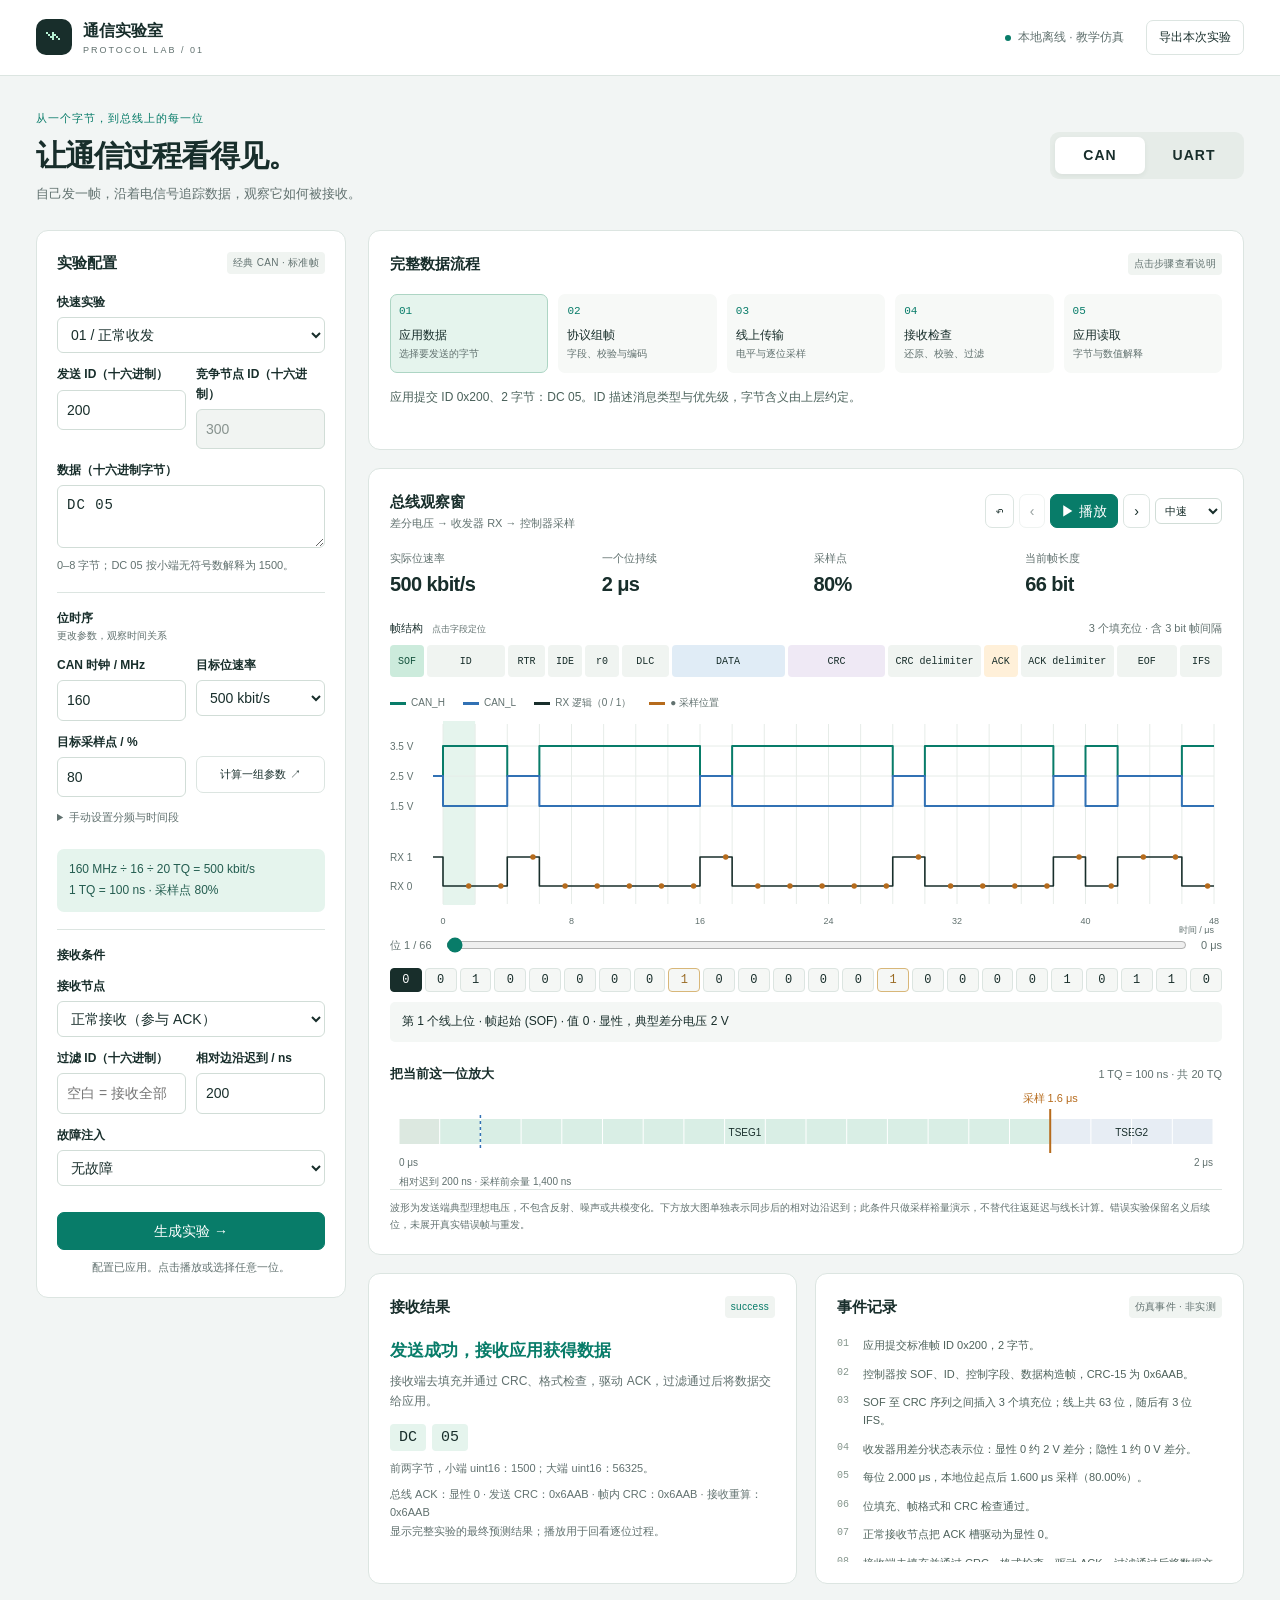
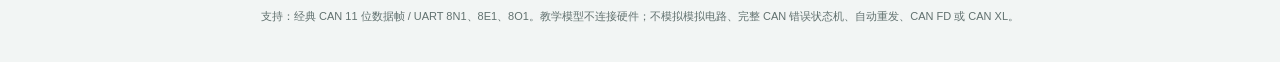
<file: index.html>
<!doctype html>
<html lang="zh-CN">
<head>
<meta charset="UTF-8"><meta name="viewport" content="width=device-width, initial-scale=1">
<title>通信实验室 · CAN / UART</title>
<link rel="stylesheet" href="style.css">
</head>
<body>
<header class="topbar"><div class="brand"><span class="brand-mark">⌁</span><div><strong>通信实验室</strong><small>PROTOCOL LAB / 01</small></div></div><span class="offline"><i></i> 本地离线 · 教学仿真</span><button id="export" class="subtle">导出本次实验</button></header>
<main>
<section class="intro"><div><span class="eyebrow">从一个字节，到总线上的每一位</span><h1>让通信过程看得见。</h1><p>自己发一帧，沿着电信号追踪数据，观察它如何被接收。</p></div><div class="protocol-tabs" role="group" aria-label="实验协议"><button id="tab-can" class="active" aria-pressed="true">CAN</button><button id="tab-uart" aria-pressed="false">UART</button></div></section>
<div class="workspace">
<aside class="panel settings">
<div class="panel-heading"><h2>实验配置</h2><span id="format-label" class="badge">经典 CAN · 标准帧</span></div>
<label>快速实验<select id="preset"><option value="normal">01 / 正常收发</option><option value="stuff">02 / 连续 0 与位填充</option><option value="noack">03 / 没有接收节点</option><option value="filter">04 / ACK 成功，但过滤掉</option><option value="flip">05 / 数据位受干扰</option><option value="delay">06 / 信号晚于采样点</option><option value="arbitration">07 / 两个节点同时发送</option></select></label>
<div id="can-fields">
<div class="two"><label>发送 ID（十六进制）<input id="can-id" value="200" spellcheck="false" maxlength="5"></label><label>竞争节点 ID（十六进制）<input id="other-id" value="300" spellcheck="false" maxlength="5" disabled></label></div>
</div>
<label>数据（十六进制字节）<textarea id="payload" rows="2" spellcheck="false">DC 05</textarea></label>
<p class="hint" id="payload-hint">0–8 字节；DC 05 按小端无符号数解释为 1500。</p>
<div id="can-timing">
<div class="section-title">位时序 <span>更改参数，观察时间关系</span></div>
<div class="two"><label>CAN 时钟 / MHz<input id="clock" type="number" min="1" max="1000" step="1" value="160"></label><label>目标位速率<select id="target"><option value="1000000">1 Mbit/s</option><option value="500000" selected>500 kbit/s</option><option value="250000">250 kbit/s</option><option value="125000">125 kbit/s</option></select></label></div>
<div class="two"><label>目标采样点 / %<input id="sample-target" type="number" min="50" max="95" step="0.1" value="80"></label><button id="calculate" class="calculate">计算一组参数 ↗</button></div>
<details><summary>手动设置分频与时间段</summary><div class="three"><label>实际分频<input id="brp" type="number" min="1" max="1024" value="16"></label><label>TSEG1 / TQ<input id="seg1" type="number" min="1" max="256" value="15"></label><label>TSEG2 / TQ<input id="seg2" type="number" min="1" max="128" value="4"></label></div><p class="hint">同步段固定为 1 TQ。这些是实际数量，不是寄存器编码；具体芯片支持范围可能不同。</p></details>
<div class="formula" id="timing-formula"></div>
<div class="section-title">接收条件</div>
<label>接收节点<select id="receiver"><option value="normal">正常接收（参与 ACK）</option><option value="listen">只听模式（不发送 ACK）</option><option value="missing">无接收节点</option></select></label>
<div class="two"><label>过滤 ID（十六进制）<input id="filter-id" placeholder="空白 = 接收全部" spellcheck="false"></label><label>相对边沿迟到 / ns<input id="delay" type="number" min="0" max="10000" step="50" value="200"></label></div>
<label>故障注入<select id="fault"><option value="none">无故障</option><option value="bitflip">翻转一个线上数据位</option></select></label>
</div>
<div id="uart-fields" hidden><div class="two"><label>发送波特率<input id="baud" type="number" min="300" max="10000000" value="115200"></label><label>接收波特率<input id="rx-baud" type="number" min="300" max="10000000" value="115200"></label></div><label>帧格式<select id="parity"><option value="none">8N1 · 无校验</option><option value="even">8E1 · 偶校验</option><option value="odd">8O1 · 奇校验</option></select></label><p class="hint">UART 每字节独立起始同步，数据低位先发。显示 3.3 V 逻辑电平示意，不是 RS-232 电压。</p></div>
<div id="validation" role="alert" hidden></div>
<button id="build" class="primary full">生成实验 →</button><p class="hint config-hint" id="dirty">配置已应用。点击播放或选择任意一位。</p>
</aside>
<section class="experiment">
<section class="panel pipeline-panel"><div class="panel-heading"><h2>完整数据流程</h2><span class="badge">点击步骤查看说明</span></div><div class="pipeline" id="pipeline"></div><div id="stage-detail" class="stage-detail" aria-live="polite"></div></section>
<section class="panel scope-panel">
<div class="panel-heading"><div><h2>总线观察窗</h2><p class="hint" id="scope-description">差分电压 → 收发器 RX → 控制器采样</p></div><div class="transport"><button id="restart" aria-label="回到第一位">↶</button><button id="previous" aria-label="上一位">‹</button><button id="play" class="primary">▶ 播放</button><button id="next" aria-label="下一位">›</button><select id="speed" aria-label="演示速度"><option value="700">慢速</option><option value="240" selected>中速</option><option value="60">快速</option></select></div></div>
<div class="metrics"><div><span>实际位速率</span><strong id="metric-rate"></strong></div><div><span>一个位持续</span><strong id="metric-bit"></strong></div><div><span id="sample-caption">采样点</span><strong id="metric-sample"></strong></div><div><span>当前帧长度</span><strong id="metric-length"></strong></div></div>
<div class="frame-title"><span>帧结构 <small>点击字段定位</small></span><span id="frame-meta"></span></div><div id="frame-map" class="frame-map"></div>
<div class="wave-legend" id="wave-legend"></div><div class="wave-wrap"><svg id="wave" role="img" aria-label="当前帧的电压波形与采样点"></svg></div>
<div class="scrub"><span id="bit-position"></span><input id="cursor" type="range" min="0" value="0" aria-label="选择线上位"><span id="current-time"></span></div>
<div id="bit-strip" class="bit-strip" aria-label="当前窗口的逐位数据"></div>
<div id="selected-bit" class="selected-bit" aria-live="polite"></div>
<div class="timing-heading"><h3 id="zoom-title">把当前这一位放大</h3><span id="zoom-caption"></span></div><svg id="bit-zoom" role="img" aria-label="一个位内的时间刻度与采样位置"></svg>
<p class="model-note" id="model-note"></p>
</section>
<section class="panel" id="arbitration-panel" hidden><div class="panel-heading"><h2>逐位仲裁</h2><span class="badge">显性 0 覆盖隐性 1</span></div><div id="arbitration"></div></section>
<div class="bottom-grid"><section class="panel result-panel"><div class="panel-heading"><h2>接收结果</h2><span id="result-badge" class="badge"></span></div><div id="result" aria-live="polite"></div></section><section class="panel log-panel"><div class="panel-heading"><h2>事件记录</h2><span class="badge">仿真事件 · 非实测</span></div><ol id="log"></ol></section></div>
</section></div>
<footer>支持：经典 CAN 11 位数据帧 / UART 8N1、8E1、8O1。教学模型不连接硬件；不模拟模拟电路、完整 CAN 错误状态机、自动重发、CAN FD 或 CAN XL。</footer>
</main>
<script src="engine.js"></script><script src="app.js"></script>
</body></html>
</file>
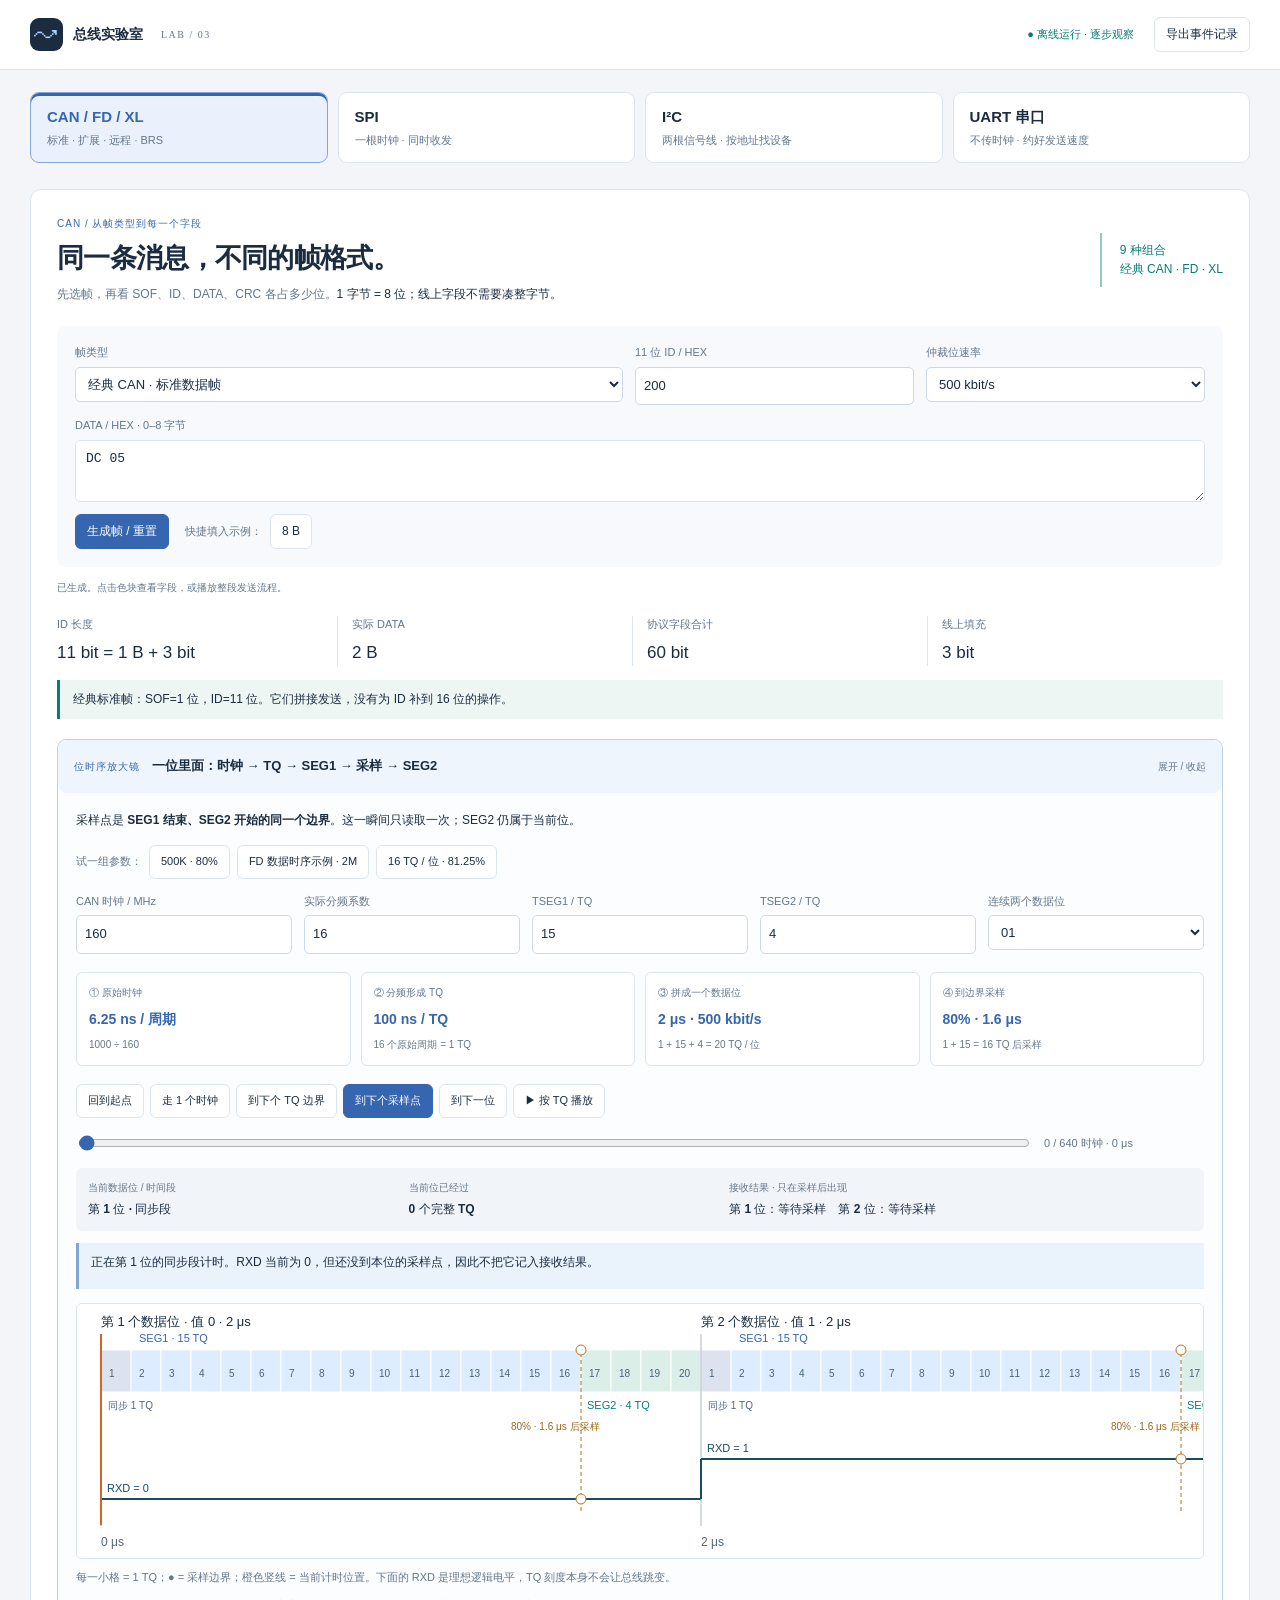
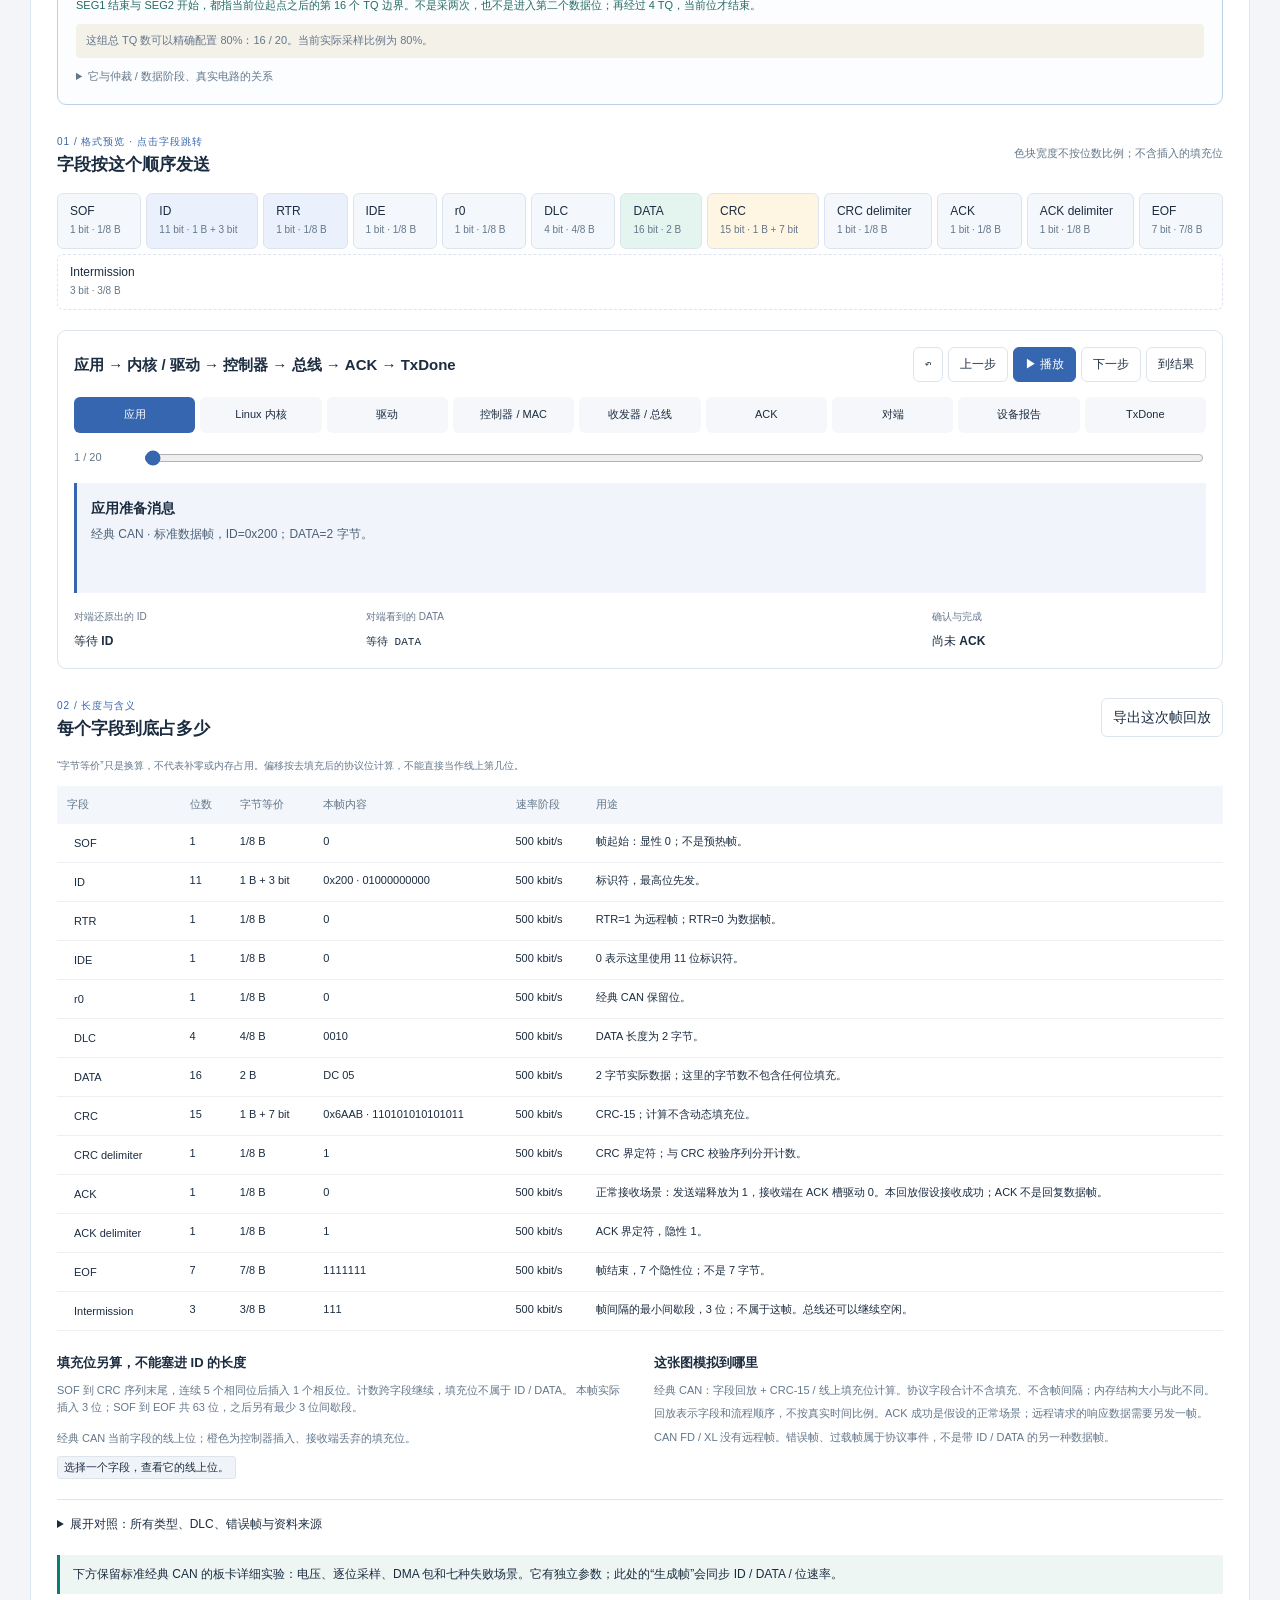
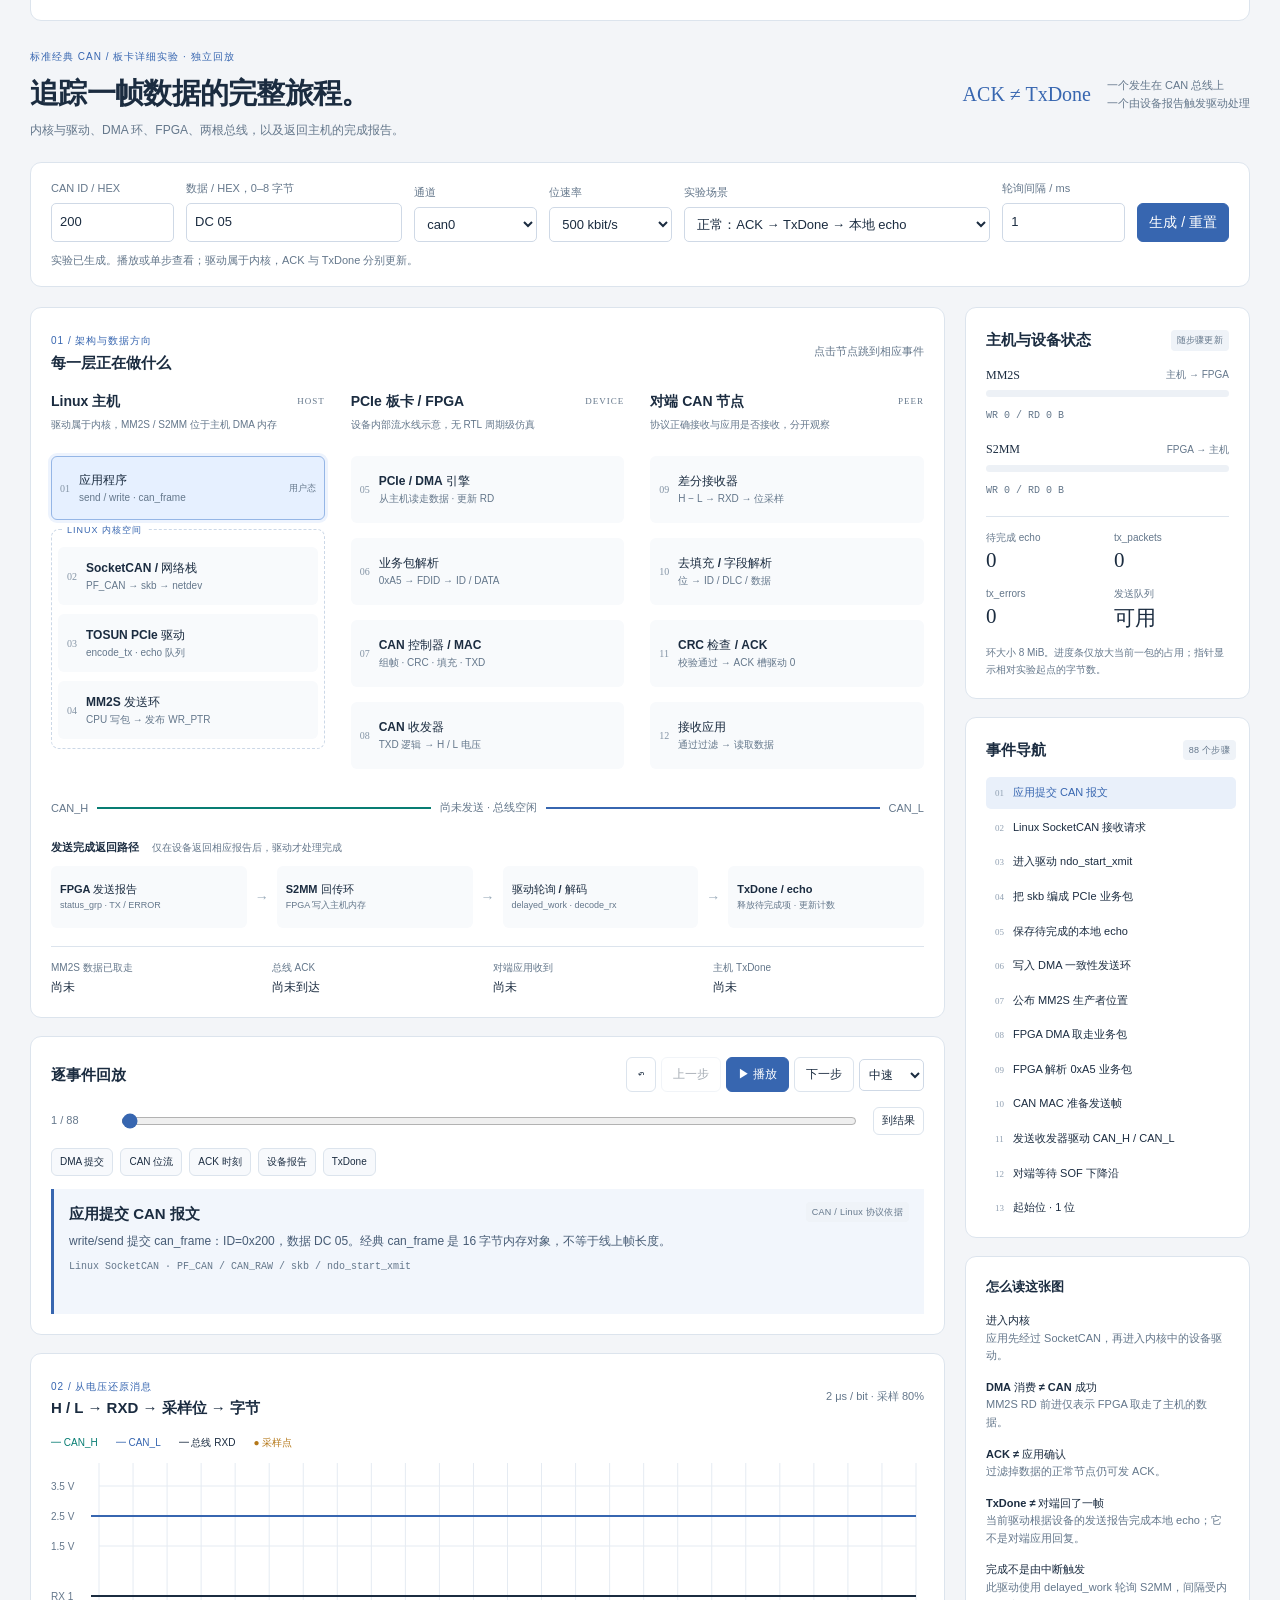
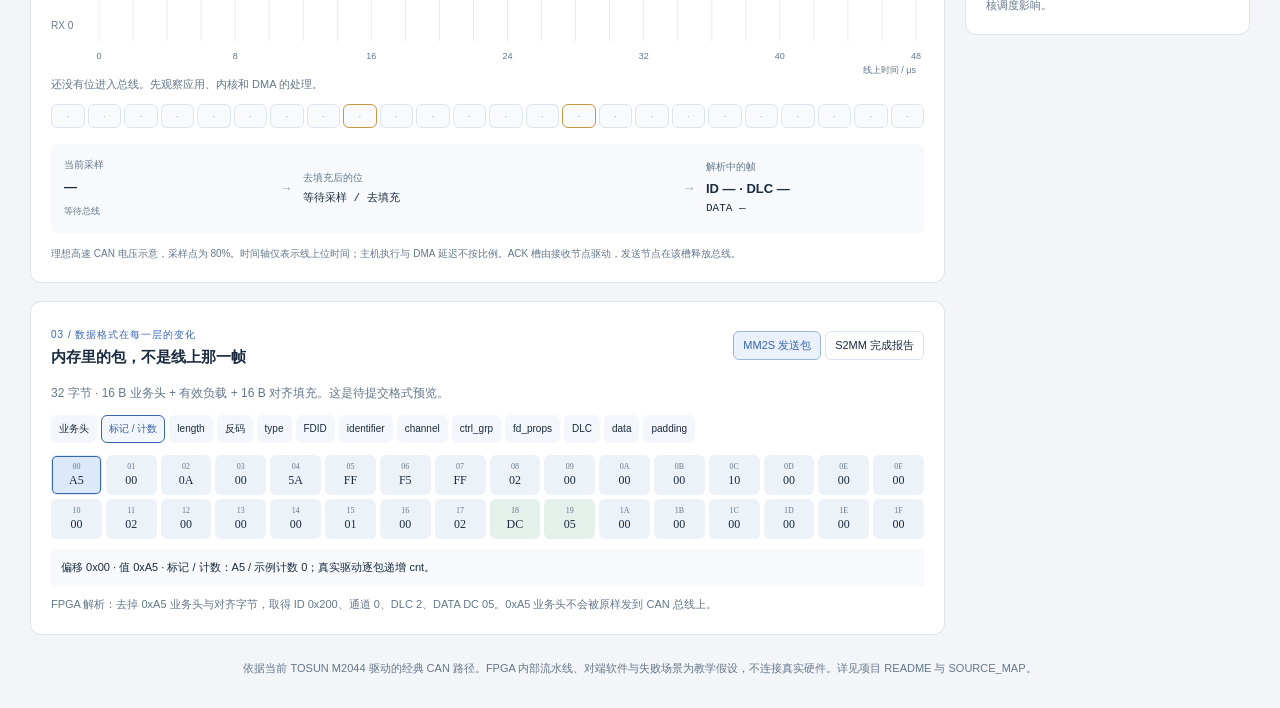
<file: can-end-to-end-lab/index.html>
<!doctype html><html lang="zh-CN"><head><meta charset="utf-8"><meta name="viewport" content="width=device-width, initial-scale=1"><title>总线实验室 · CAN / CAN FD / CAN XL / SPI / I²C / UART</title><link rel="stylesheet" href="style.css"><link rel="stylesheet" href="serial.css"><link rel="stylesheet" href="can-family.css"><link rel="stylesheet" href="bit-timing.css"></head><body>
<header><a class="brand" href="#"><span>↝</span> 总线实验室 <small>LAB / 03</small></a><span class="mode">● 离线运行 · 逐步观察</span><button id="export">导出事件记录</button></header>
<nav class="protocol-picker" aria-label="选择实验协议">
<button data-protocol="CAN" aria-pressed="true"><b>CAN / FD / XL</b><span>标准 · 扩展 · 远程 · BRS</span></button>
<button data-protocol="SPI" aria-pressed="false"><b>SPI</b><span>一根时钟 · 同时收发</span></button>
<button data-protocol="I2C" aria-pressed="false"><b>I²C</b><span>两根信号线 · 按地址找设备</span></button>
<button data-protocol="UART" aria-pressed="false"><b>UART 串口</b><span>不传时钟 · 约好发送速度</span></button>
</nav>
<main id="can-lab"><div id="classic-can-detail"><section class="intro"><div><p class="eyebrow">标准经典 CAN / 板卡详细实验 · 独立回放</p><h1>追踪一帧数据的完整旅程。</h1><p>内核与驱动、DMA 环、FPGA、两根总线，以及返回主机的完成报告。</p></div><div class="intro-note"><b>ACK ≠ TxDone</b><span>一个发生在 CAN 总线上<br>一个由设备报告触发驱动处理</span></div></section>
<section class="config panel"><form id="config-form"><label>CAN ID / HEX<input id="identifier" value="200" maxlength="5" autocomplete="off"></label><label class="payload-field">数据 / HEX，0–8 字节<input id="payload" value="DC 05" autocomplete="off"></label><label>通道<select id="channel"><option value="0">can0</option><option value="1">can1</option><option value="2">can2</option><option value="3">can3</option></select></label><label>位速率<select id="bitrate"><option value="125000">125 kbit/s</option><option value="250000">250 kbit/s</option><option value="500000" selected>500 kbit/s</option><option value="1000000">1 Mbit/s</option></select></label><label class="scenario-field">实验场景<select id="scenario"><option value="success">正常：ACK → TxDone → 本地 echo</option><option value="noack">总线：无对端，没有 ACK</option><option value="listen">总线：对端只听，不发 ACK</option><option value="filtered">对端：过滤数据，但仍 ACK</option><option value="lost-report">主机：有 ACK，丢失完成报告</option><option value="txerror">设备：注入发送失败报告</option><option value="ringfull">驱动：发送环满，停止队列</option></select></label><label>轮询间隔 / ms<input id="poll" type="number" min="1" max="100" value="1"></label><button class="primary" type="submit">生成 / 重置</button></form><div id="validation" role="alert" hidden></div><div id="config-note" class="muted">以当前驱动的经典 CAN 路径为依据；FPGA 内部行为为教学模型。修改参数后重新生成。</div></section>
<div class="layout"><section class="main-column">
<section class="panel path-panel"><div class="heading"><div><span class="eyebrow">01 / 架构与数据方向</span><h2>每一层正在做什么</h2></div><span class="muted">点击节点跳到相应事件</span></div><div id="topology"><svg id="connections" aria-hidden="true"></svg><div class="architecture">
<div class="domain host"><h3><span>HOST</span> Linux 主机</h3><div class="domain-sub">驱动属于内核，MM2S / S2MM 位于主机 DMA 内存</div><button class="node" data-node="app"><i>01</i><div><b>应用程序</b><small>send / write · can_frame</small></div><em>用户态</em></button><div class="kernel-area"><span class="boundary">LINUX 内核空间</span><button class="node" data-node="kernel"><i>02</i><div><b>SocketCAN / 网络栈</b><small>PF_CAN → skb → netdev</small></div></button><button class="node" data-node="driver"><i>03</i><div><b>TOSUN PCIe 驱动</b><small>encode_tx · echo 队列</small></div></button><button class="node" data-node="mm2s"><i>04</i><div><b>MM2S 发送环</b><small>CPU 写包 → 发布 WR_PTR</small></div></button></div></div>
<div class="domain fpga"><h3><span>DEVICE</span> PCIe 板卡 / FPGA</h3><div class="domain-sub">设备内部流水线示意，无 RTL 周期级仿真</div><button class="node" data-node="fpga-dma"><i>05</i><div><b>PCIe / DMA 引擎</b><small>从主机读走数据 · 更新 RD</small></div></button><button class="node" data-node="fpga-parser"><i>06</i><div><b>业务包解析</b><small>0xA5 → FDID → ID / DATA</small></div></button><button class="node" data-node="mac"><i>07</i><div><b>CAN 控制器 / MAC</b><small>组帧 · CRC · 填充 · TXD</small></div></button><button class="node" data-node="txphy"><i>08</i><div><b>CAN 收发器</b><small>TXD 逻辑 → H / L 电压</small></div></button></div>
<div class="domain peer"><h3><span>PEER</span> 对端 CAN 节点</h3><div class="domain-sub">协议正确接收与应用是否接收，分开观察</div><button class="node" data-node="rxphy"><i>09</i><div><b>差分接收器</b><small>H − L → RXD → 位采样</small></div></button><button class="node" data-node="peer-parser"><i>10</i><div><b>去填充 / 字段解析</b><small>位 → ID / DLC / 数据</small></div></button><button class="node" data-node="peer-crc"><i>11</i><div><b>CRC 检查 / ACK</b><small>校验通过 → ACK 槽驱动 0</small></div></button><button class="node" data-node="peer-app"><i>12</i><div><b>接收应用</b><small>通过过滤 → 读取数据</small></div></button></div>
</div><div class="bus-band" id="bus-band"><span>CAN_H</span><div class="physical-line h"></div><b id="bus-label">总线空闲 · 隐性 1</b><div class="physical-line l"></div><span>CAN_L</span></div><div class="return-label">发送完成返回路径 <span>仅在设备返回相应报告后，驱动才处理完成</span></div><div class="return-path"><button class="node" data-node="report"><div><b>FPGA 发送报告</b><small>status_grp · TX / ERROR</small></div></button><span>→</span><button class="node" data-node="s2mm"><div><b>S2MM 回传环</b><small>FPGA 写入主机内存</small></div></button><span>→</span><button class="node" data-node="poll"><div><b>驱动轮询 / 解码</b><small>delayed_work · decode_rx</small></div></button><span>→</span><button class="node" data-node="echo"><div><b>TxDone / echo</b><small>释放待完成项 · 更新计数</small></div></button></div></div>
<div class="live-status"><div><span>MM2S 数据已取走</span><b id="status-dma">尚未</b></div><div><span>总线 ACK</span><b id="status-ack">尚未到达</b></div><div><span>对端应用收到</span><b id="status-peer">尚未</b></div><div><span>主机 TxDone</span><b id="status-done">尚未</b></div></div></section>
<section class="panel player"><div class="heading"><h2>逐事件回放</h2><div class="controls"><button id="reset" aria-label="回到起点">↶</button><button id="previous">上一步</button><button id="play" class="primary">▶ 播放</button><button id="next">下一步</button><select id="speed" aria-label="播放速度"><option value="900">慢速</option><option value="350" selected>中速</option><option value="90">快速</option></select></div></div><div class="scrubber"><span id="position"></span><input id="seek" type="range" min="0" value="0" aria-label="选择流程事件"><button id="finish">到结果</button></div><div class="jump-buttons"><button data-jump="mm2s">DMA 提交</button><button data-jump="bus">CAN 位流</button><button id="jump-ack">ACK 时刻</button><button data-jump="report">设备报告</button><button data-jump="echo">TxDone</button></div><div id="event-detail" aria-live="polite"></div></section>
<section class="panel signals"><div class="heading"><div><span class="eyebrow">02 / 从电压还原消息</span><h2>H / L → RXD → 采样位 → 字节</h2></div><span id="wire-clock" class="muted"></span></div><div class="signal-legend"><span class="green">━ CAN_H</span><span class="blue">━ CAN_L</span><span>━ 总线 RXD</span><span class="amber">● 采样点</span></div><svg id="wave" role="img" aria-label="CAN_H、CAN_L、总线逻辑及采样波形"></svg><div class="bit-info" id="bit-info"></div><div class="bit-list" id="bits"></div><div class="decode-chain"><div><label>当前采样</label><strong id="sampled">—</strong><small id="sample-detail"></small></div><span>→</span><div><label>去填充后的位</label><code id="raw-bits">等待位流</code></div><span>→</span><div><label>解析中的帧</label><strong id="parsed-id">ID — · DLC —</strong><code id="rx-bytes">DATA —</code></div></div><p class="fine-print">理想高速 CAN 电压示意，采样点为 80%。时间轴仅表示线上位时间；主机执行与 DMA 延迟不按比例。ACK 槽由接收节点驱动，发送节点在该槽释放总线。</p></section>
<section class="panel packets"><div class="heading"><div><span class="eyebrow">03 / 数据格式在每一层的变化</span><h2>内存里的包，不是线上那一帧</h2></div><div class="packet-tabs"><button id="packet-tx" class="active">MM2S 发送包</button><button id="packet-rx">S2MM 完成报告</button></div></div><div id="packet-caption"></div><div id="packet-fields"></div><div id="hex-grid"></div><p id="byte-detail" class="byte-detail" aria-live="polite">选择字节，查看偏移与所属字段。</p><div id="packet-parse" class="packet-parse"></div></section>
</section>
<aside class="side-column"><section class="panel counters"><div class="heading"><h2>主机与设备状态</h2><span class="tag">随步骤更新</span></div><div class="ring"><div><b>MM2S</b><span>主机 → FPGA</span></div><div class="ring-track"><i id="mm2s-fill"></i></div><code id="mm2s-pointers"></code></div><div class="ring"><div><b>S2MM</b><span>FPGA → 主机</span></div><div class="ring-track"><i id="s2mm-fill"></i></div><code id="s2mm-pointers"></code></div><div id="counter-grid"></div><p class="fine-print">环大小 8 MiB。进度条仅放大当前一包的占用；指针显示相对实验起点的字节数。</p></section><section class="panel events-panel"><div class="heading"><h2>事件导航</h2><span class="tag" id="event-count"></span></div><nav id="events" aria-label="流程事件"></nav></section><section class="panel knowledge"><h2>怎么读这张图</h2><p><b>进入内核</b><br>应用先经过 SocketCAN，再进入内核中的设备驱动。</p><p><b>DMA 消费 ≠ CAN 成功</b><br>MM2S RD 前进仅表示 FPGA 取走了主机的数据。</p><p><b>ACK ≠ 应用确认</b><br>过滤掉数据的正常节点仍可发 ACK。</p><p><b>TxDone ≠ 对端回了一帧</b><br>当前驱动根据设备的发送报告完成本地 echo；它不是对端应用回复。</p><p><b>完成不是由中断触发</b><br>此驱动使用 delayed_work 轮询 S2MM，间隔受内核调度影响。</p></section></aside></div>
<footer>依据当前 TOSUN M2044 驱动的经典 CAN 路径。FPGA 内部流水线、对端软件与失败场景为教学假设，不连接真实硬件。详见项目 README 与 SOURCE_MAP。</footer></div></main>
<main id="serial-lab" hidden>
<section class="intro"><div><p class="eyebrow" id="serial-eyebrow"></p><h1 id="serial-title"></h1><p id="serial-intro"></p></div><div class="serial-rule" id="serial-rule"></div></section>
<section class="config panel"><form id="serial-form"></form><div id="serial-validation" role="alert" hidden></div><p class="muted" id="serial-config-note">修改参数后点击“生成 / 重置”。数据用十六进制填写，每两位代表一个字节。</p></section>
<section class="panel serial-journey"><div class="heading"><h2>先看五步：数据经过哪里</h2><span class="muted">点击任一步，跳到对应时刻</span></div><div id="serial-stages"></div><p id="serial-architecture" class="fine-print"></p></section>
<div class="serial-layout"><div class="main-column">
<section class="panel player"><div class="heading"><h2>慢下来，看每一次变化</h2><div class="controls"><button id="serial-reset" aria-label="回到起点">↶</button><button id="serial-prev">上一步</button><button id="serial-play" class="primary">▶ 播放</button><button id="serial-next">下一步</button><select id="serial-speed" aria-label="协议播放速度"><option value="900">慢速</option><option value="300" selected>中速</option><option value="65">快速</option></select></div></div><div class="scrubber"><span id="serial-position"></span><input id="serial-seek" type="range" min="0" value="0" aria-label="选择协议事件"><button id="serial-finish">到结果</button></div><div class="serial-jumps"><button id="serial-first-sample">第一次采样</button><button id="serial-first-byte">拼出一个字节</button><span id="serial-time"></span></div><div id="serial-event" aria-live="polite"></div></section>
<section class="panel"><div class="heading"><div><span class="eyebrow">电平 → 采样 → 数据</span><h2>线上的 0 和 1</h2></div><span class="muted">● 采样　│ 当前时刻 · 点击波形跳转</span></div><div id="serial-levels"></div><div class="serial-wave-scroll"><svg id="serial-wave" role="img" aria-label="信号电平与接收采样时间"></svg></div><p id="serial-wave-note" class="fine-print"></p><div class="serial-decode"><div><label>已经发出的数据位</label><code id="serial-tx-bits">—</code></div><div><label>已经采到的数据位</label><code id="serial-rx-bits">—</code></div><div><label id="serial-received-label">对端拼出的字节</label><strong id="serial-received">—</strong></div><div id="serial-returned-box"><label>主机采回的字节</label><strong id="serial-returned">—</strong></div></div></section>
</div><aside class="side-column">
<section class="panel serial-result"><span class="eyebrow">这次实验的结果</span><h2 id="serial-result-title">还在起点</h2><p id="serial-result-detail"></p><div class="serial-message"><span id="serial-message-label">准备发送</span><code id="serial-message"></code></div></section>
<section class="panel"><h2>这几根线各做什么</h2><div id="serial-lines"></div><p id="serial-remember" class="serial-remember"></p></section>
<details class="panel serial-more"><summary>想深入：内核、驱动与模型范围</summary><p id="serial-linux"></p><ul id="serial-limits"></ul><div id="serial-sources"></div></details>
</aside></div>
<footer>教学仿真，不连接真实硬件。SPI / I²C / UART 展示通用控制器路径；不代表当前 CAN 板卡实现了这些接口。线上时间按协议计算，软件执行时间不按比例。</footer>
</main><script src="wire.js"></script><script src="flow.js"></script><script src="app.js"></script><script src="spi.js"></script><script src="i2c.js"></script><script src="uart.js"></script><script src="serial-app.js"></script><script src="can-formats.js"></script><script src="can-family-app.js"></script><script src="bit-timing.js"></script><script src="bit-timing-app.js"></script></body></html>
</file>
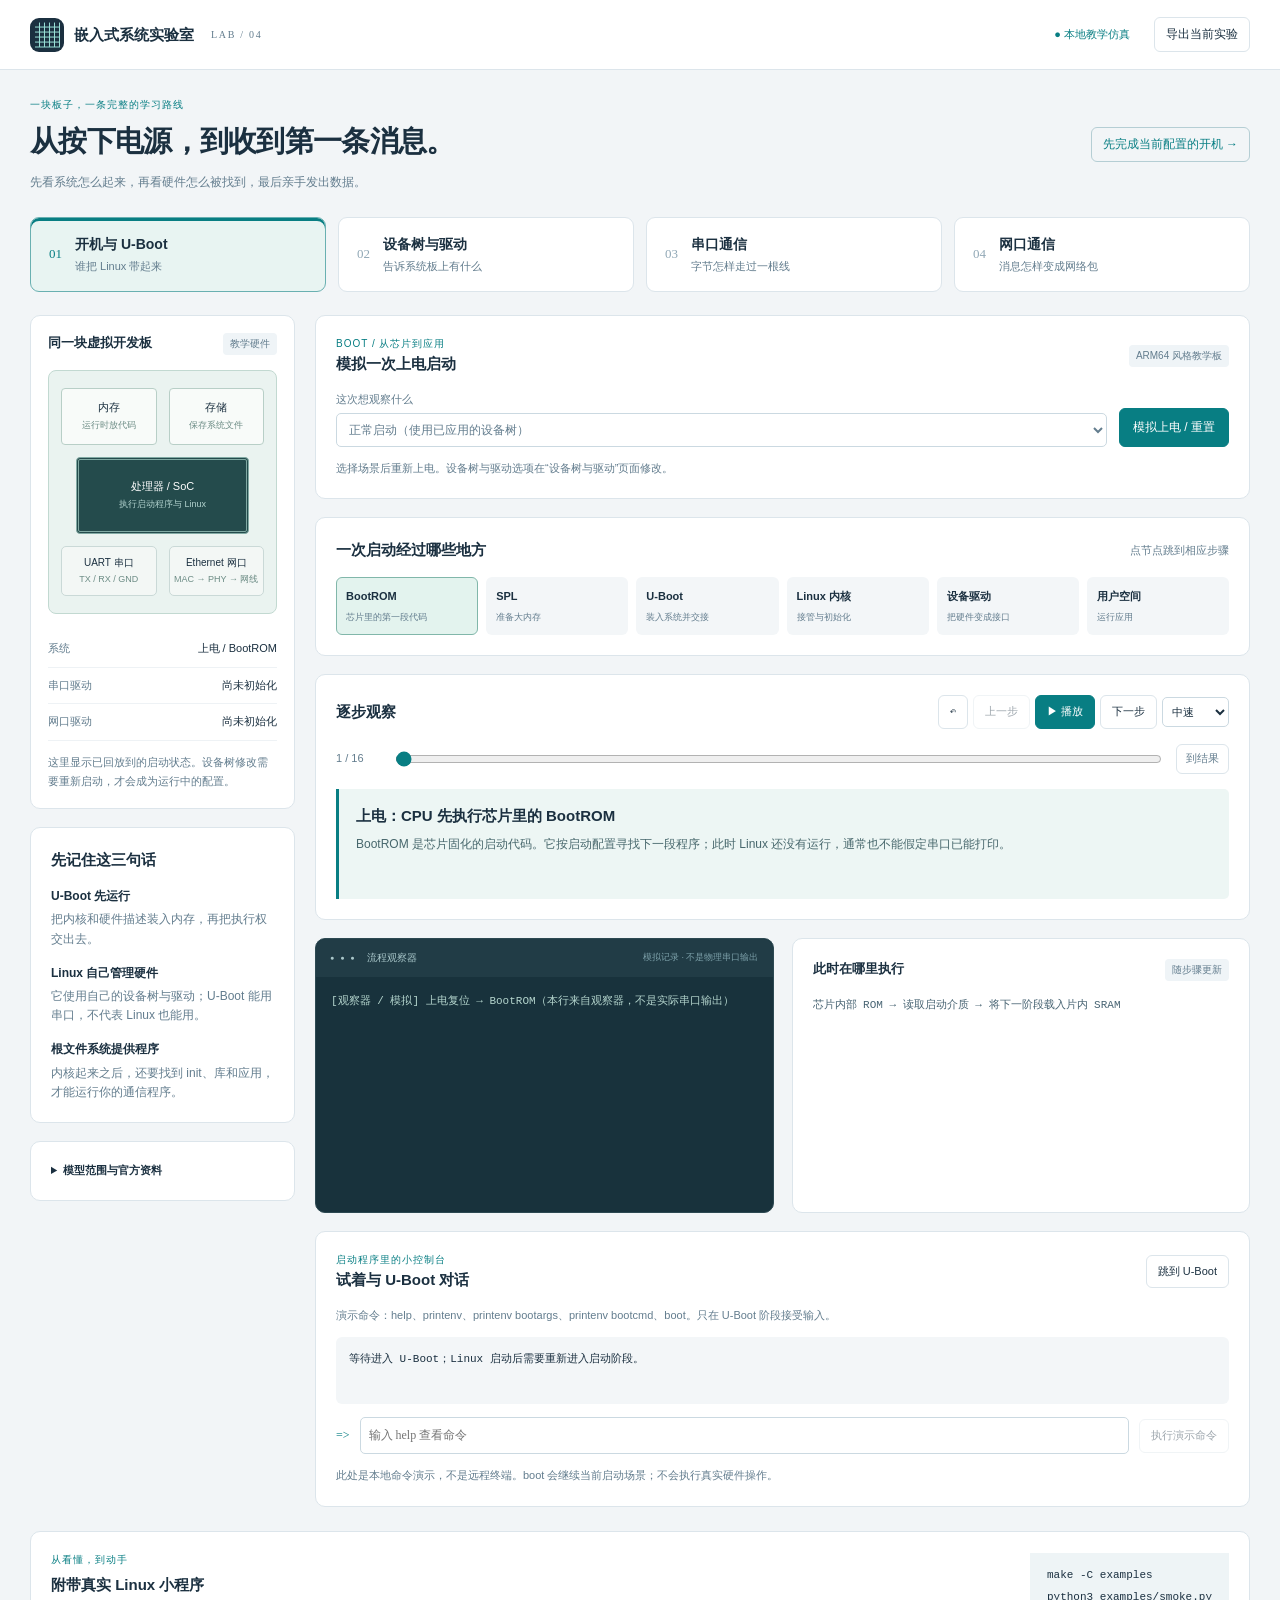
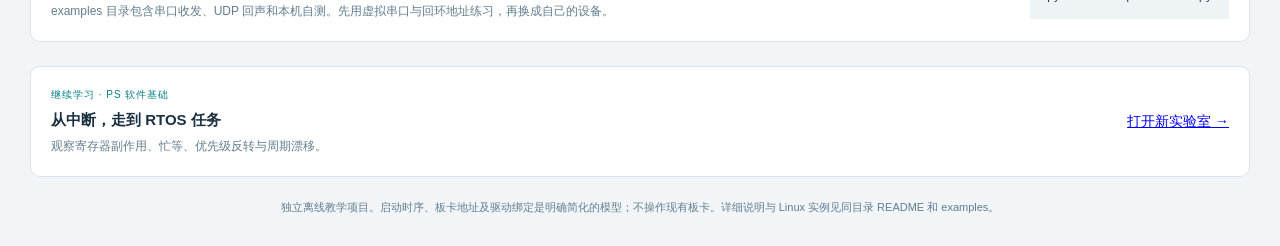
<file: embedded-system-lab/index.html>
<!doctype html>
<html lang="zh-CN">
<head><meta charset="utf-8"><meta name="viewport" content="width=device-width,initial-scale=1"><title>嵌入式系统实验室 · 从开机到通信</title><link rel="stylesheet" href="style.css"></head>
<body>
<header><a href="#" class="brand"><span>▦</span>嵌入式系统实验室 <small>LAB / 04</small></a><span class="offline">● 本地教学仿真</span><button id="export">导出当前实验</button></header>
<main>
<section class="intro"><div><p class="eyebrow">一块板子，一条完整的学习路线</p><h1>从按下电源，到收到第一条消息。</h1><p>先看系统怎么起来，再看硬件怎么被找到，最后亲手发出数据。</p></div><button id="quick-boot" class="quiet">先完成当前配置的开机 →</button></section>
<nav class="tabs" aria-label="选择实验"><button data-tab="boot" aria-pressed="true"><span>01</span><div><b>开机与 U-Boot</b><small>谁把 Linux 带起来</small></div></button><button data-tab="tree" aria-pressed="false"><span>02</span><div><b>设备树与驱动</b><small>告诉系统板上有什么</small></div></button><button data-tab="serial" aria-pressed="false"><span>03</span><div><b>串口通信</b><small>字节怎样走过一根线</small></div></button><button data-tab="network" aria-pressed="false"><span>04</span><div><b>网口通信</b><small>消息怎样变成网络包</small></div></button></nav>
<div class="workspace">
<aside class="board-column">
<section class="panel board-panel"><div class="section-head"><h2>同一块虚拟开发板</h2><span class="tag">教学硬件</span></div><div class="board-drawing" aria-label="处理器、内存、存储、串口和网口的简化示意"><div class="board-chip memory">内存<br><small>运行时放代码</small></div><div class="board-chip storage">存储<br><small>保存系统文件</small></div><div class="board-chip soc">处理器 / SoC<br><small>执行启动程序与 Linux</small></div><div class="board-port" id="board-uart">UART 串口<br><small>TX / RX / GND</small></div><div class="board-port" id="board-eth">Ethernet 网口<br><small>MAC → PHY → 网线</small></div></div><dl class="board-status"><div><dt>系统</dt><dd id="board-system">尚未上电</dd></div><div><dt>串口驱动</dt><dd id="board-serial-status">尚未初始化</dd></div><div><dt>网口驱动</dt><dd id="board-network-status">尚未初始化</dd></div></dl><p class="fine">这里显示已回放到的启动状态。设备树修改需要重新启动，才会成为运行中的配置。</p></section>
<section class="panel learning"><h2 id="learn-title">先记住这三句话</h2><div id="learn-content"></div></section>
<details class="panel deeper"><summary>模型范围与官方资料</summary><div id="limitations"></div><div id="sources"></div></details>
</aside>
<section class="content-column">
<section id="tree-view" hidden>
<div class="panel tree-intro"><p class="eyebrow">硬件说明书，不是驱动程序</p><h2>设备树说“这里有一个设备”，驱动负责“怎么用它”。</h2><p>改下面的配置，再重新启动。观察同一块板子的串口与网口是否还能被 Linux 找到。</p></div>
<form id="tree-form" class="panel">
<div class="tree-cards"><fieldset><legend>UART · 串口设备</legend><label>设备是否启用<select id="dt-uart-enabled"><option value="true">启用 · status = okay</option><option value="false">关闭 · status = disabled</option></select></label><label>设备描述能否匹配驱动<select id="dt-uart-compatible"><option value="true">匹配 · study,uart</option><option value="false">写错 · study,unknown</option></select></label><label>内核里是否有对应驱动<select id="dt-uart-driver"><option value="true">有驱动</option><option value="false">没有编译该驱动</option></select></label></fieldset>
<fieldset><legend>Ethernet · 网口设备</legend><label>设备是否启用<select id="dt-eth-enabled"><option value="true">启用 · status = okay</option><option value="false">关闭 · status = disabled</option></select></label><label>设备描述能否匹配驱动<select id="dt-eth-compatible"><option value="true">匹配 · study,ethernet</option><option value="false">写错 · study,unknown</option></select></label><label>内核里是否有对应驱动<select id="dt-eth-driver"><option value="true">有驱动</option><option value="false">没有编译该驱动</option></select></label></fieldset></div>
<div class="tree-actions"><button type="submit" class="primary">应用配置并重新启动</button><button type="button" id="dt-restore">恢复默认草稿</button><span id="tree-dirty" class="muted">草稿与启动配置一致</span></div><p class="fine">“有没有编译驱动”是内核构建选项，不是设备树属性。这里把二者放在一起，方便比较。</p>
</form>
<section class="panel"><div class="section-head"><h2>你正在改变的设备树</h2><button id="download-dts">下载示例 .dts</button></div><div class="tree-pipeline"><span>DTS · 人读的文本</span><i>→ dtc 编译</i><span>DTB · 启动时传递</span><i>→ U-Boot</i><span>Linux 读取并匹配驱动</span></div><pre id="dts-preview"></pre><p class="fine">虚拟地址与自定义 study,* 设备描述仅供学习。这里生成文本并模拟匹配，没有调用真实 dtc，也不是可直接用于现有板卡的设备树。</p></section>
</section>
<section id="experiment-view">
<section class="panel configuration"><div class="section-head"><div><p class="eyebrow" id="experiment-kicker"></p><h2 id="experiment-title"></h2></div><span class="tag" id="experiment-tag"></span></div><form id="config-form"></form><p id="config-note" class="fine"></p><p id="validation" role="alert" hidden></p><div id="boot-required" hidden><span>还没有运行到可执行应用的 Linux。先完成开机，再回来收发数据。</span><button id="go-boot">去看开机过程</button></div></section>
<section class="panel flow"><div class="section-head"><h2 id="flow-title">一次启动经过哪些地方</h2><span class="muted">点节点跳到相应步骤</span></div><div id="stages"></div></section>
<section class="panel playback"><div class="section-head"><h2>逐步观察</h2><div class="controls"><button id="reset" aria-label="回到本实验起点">↶</button><button id="previous">上一步</button><button id="play" class="primary">▶ 播放</button><button id="next">下一步</button><select id="speed" aria-label="回放速度"><option value="1200">慢速</option><option value="650" selected>中速</option><option value="170">快速</option></select></div></div><div class="scrubber"><span id="position"></span><input type="range" id="seek" min="0" value="0" aria-label="实验进度"><button id="first-byte" hidden>第一个字节</button><button id="finish">到结果</button></div><article id="event" aria-live="polite"></article><div id="result" hidden></div><div class="transfer-status" id="transfer-status" hidden><div><span>本地发送完成</span><b id="local-done">尚未</b></div><div><span>对端收到完整消息</span><b id="peer-received">尚未</b></div><div><span>本端读到业务回复</span><b id="reply-received">尚未</b></div></div></section>
<div class="inspect-grid"><section class="terminal"><div class="terminal-bar"><span>● ● ●</span><b>流程观察器</b><small>模拟记录 · 不是物理串口输出</small></div><pre id="logs" aria-label="累计模拟事件记录"></pre></section><section class="panel inspect"><div class="section-head"><h2 id="data-label">此刻交接的数据</h2><span class="tag">随步骤更新</span></div><pre id="data-body"></pre></section></div>
<section id="uboot-panel" class="panel"><div class="section-head"><div><p class="eyebrow">启动程序里的小控制台</p><h2>试着与 U-Boot 对话</h2></div><button id="enter-uboot">跳到 U-Boot</button></div><p class="muted">演示命令：help、printenv、printenv bootargs、printenv bootcmd、boot。只在 U-Boot 阶段接受输入。</p><pre id="uboot-output">等待进入 U-Boot…</pre><form id="uboot-form"><span>=&gt;</span><input id="uboot-command" aria-label="模拟 U-Boot 命令" placeholder="输入 help 查看命令" autocomplete="off"><button type="submit">执行演示命令</button></form><p class="fine">此处是本地命令演示，不是远程终端。boot 会继续当前启动场景；不会执行真实硬件操作。</p></section>
<section id="serial-panel" class="panel" hidden><div class="section-head"><h2>串口线上的位流</h2><span class="muted">1 = 高电平 · 0 = 低电平 · ● 接收采样</span></div><div class="wave-scroll"><svg id="serial-wave" role="img" aria-label="UART 发出的逻辑电平"></svg></div><div class="byte-results"><div><span>发送的 UTF-8 字节</span><code id="serial-tx"></code></div><div><span>对端还原的字节</span><code id="serial-rx"></code></div><div><span>本端读到的 echo 字节</span><code id="serial-reply"></code></div></div><p class="fine">每字节：起始位 0 → 8 个数据位（最低位先发）→ 停止位 1。每格一位，开头额外一格示意空闲。上下两行分别展示请求和之后的业务 echo，按各自位序排列，并非同时发生；反向传输按整段展示。</p></section>
<section id="packet-panel" class="panel" hidden><div class="section-head"><div><p class="eyebrow">应用消息一层层装进包</p><h2>网口实际传递什么</h2></div><span class="tag">本次请求的预览</span></div><div id="packet-fields"></div><div id="packet-bytes"></div><p id="packet-detail"></p><p class="fine">预览 Ethernet II / IPv4 / UDP / 数据，不含网卡补入的最小帧填充、FCS 和前导码。网口驱动交给 MAC，PHY 再转换为适合网线传输的信号。</p></section>
</section>
</section>
</div>
<section class="panel hands-on"><div><p class="eyebrow">从看懂，到动手</p><h2>附带真实 Linux 小程序</h2><p>examples 目录包含串口收发、UDP 回声和本机自测。先用虚拟串口与回环地址练习，再换成自己的设备。</p></div><code>make -C examples<br>python3 examples/smoke.py</code></section>
<section class="panel hands-on"><div><p class="eyebrow">继续学习 · PS 软件基础</p><h2>从中断，走到 RTOS 任务</h2><p>观察寄存器副作用、忙等、优先级反转与周期漂移。</p></div><a href="../rtos-lab/RTOS与寄存器实验室.html">打开新实验室 →</a></section>
<footer>独立离线教学项目。启动时序、板卡地址及驱动绑定是明确简化的模型；不操作现有板卡。详细说明与 Linux 实例见同目录 README 和 examples。</footer>
</main><script src="boot.js"></script><script src="comms.js"></script><script src="app.js"></script>
</body></html>
</file>
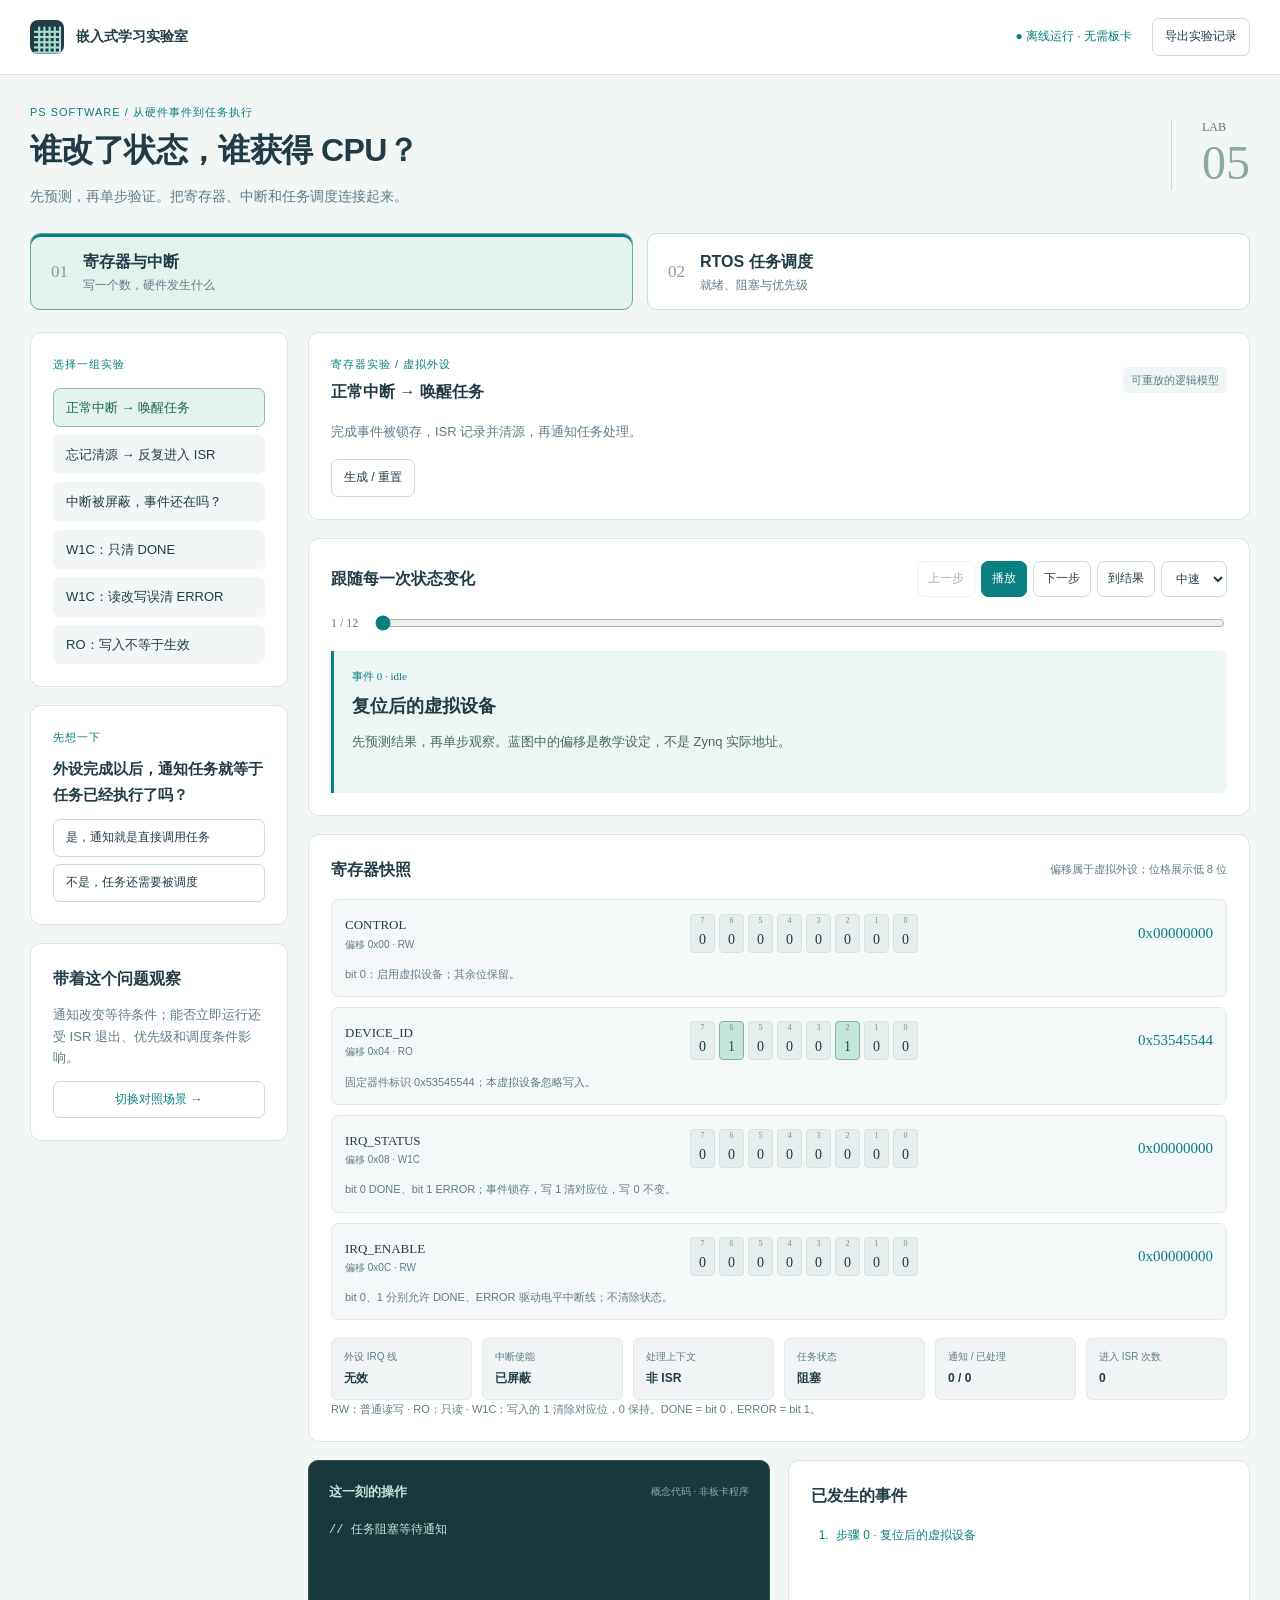
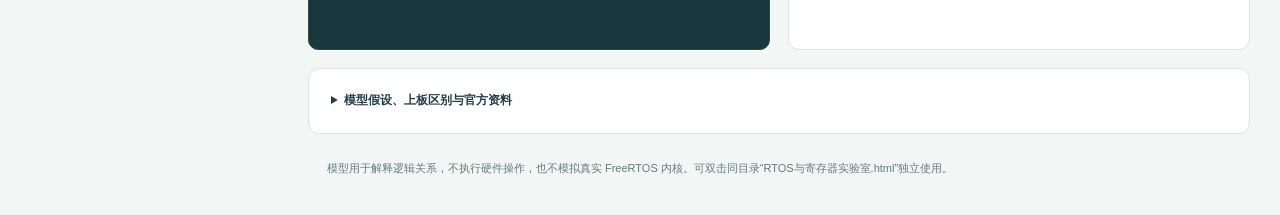
<file: rtos-lab/index.html>
<!doctype html>
<html lang="zh-CN">
<head><meta charset="utf-8"><meta name="viewport" content="width=device-width,initial-scale=1"><title>RTOS 与寄存器实验室</title><link rel="stylesheet" href="style.css"></head>
<body>
<header><a class="brand" href="../学习导航.html"><span class="brand-icon">▦</span>嵌入式学习实验室</a><span class="offline">● 离线运行 · 无需板卡</span><button id="export">导出实验记录</button></header>
<main>
<section class="intro"><div><p class="eyebrow">PS SOFTWARE / 从硬件事件到任务执行</p><h1>谁改了状态，谁获得 CPU？</h1><p>先预测，再单步验证。把寄存器、中断和任务调度连接起来。</p></div><div class="chapter">LAB <strong>05</strong></div></section>
<nav class="tabs" aria-label="实验类别"><button data-kind="registers" aria-pressed="true"><span>01</span><div><b>寄存器与中断</b><small>写一个数，硬件发生什么</small></div></button><button data-kind="rtos" aria-pressed="false"><span>02</span><div><b>RTOS 任务调度</b><small>就绪、阻塞与优先级</small></div></button></nav>
<div class="workspace">
<aside>
<section class="panel"><p class="eyebrow">选择一组实验</p><div id="scenarios" class="scenario-list"></div></section>
<section class="panel prediction"><p class="eyebrow">先想一下</p><h2 id="quiz-question"></h2><div id="quiz-options"></div><p id="quiz-answer" role="status" hidden></p></section>
<section class="panel takeaway"><h2>带着这个问题观察</h2><p id="takeaway"></p><button id="compare">切换对照场景 →</button></section>
</aside>
<div class="content">
<section class="panel config"><div class="section-head"><div><p class="eyebrow" id="kind-label"></p><h2 id="title"></h2></div><span class="badge">可重放的逻辑模型</span></div><p id="description"></p>
<form id="config-form"><div id="rtos-options" hidden><label>采集任务每轮工作量<select id="work"><option value="1">1 个时间单位</option><option value="2" selected>2 个时间单位</option><option value="3">3 个时间单位</option><option value="4">4 个时间单位</option></select></label><label>观察窗口<select id="horizon"><option value="12">12 个时间单位</option><option value="18" selected>18 个时间单位</option><option value="30">30 个时间单位</option><option value="36">36 个时间单位</option></select></label></div><button type="submit">生成 / 重置</button><span id="dirty" class="fine"></span></form><p id="validation" role="alert" hidden></p></section>
<section class="panel playback"><div class="section-head"><h2>跟随每一次状态变化</h2><div class="controls"><button id="previous">上一步</button><button id="play" class="primary">播放</button><button id="next">下一步</button><button id="finish">到结果</button><select id="speed" aria-label="播放速度"><option value="1100">慢速</option><option value="650" selected>中速</option><option value="150">快速</option></select></div></div>
<div class="scrubber"><span id="position"></span><input id="seek" type="range" min="0" value="0" aria-label="实验进度"></div>
<article id="event" aria-live="polite"><p id="event-label"></p><h3 id="event-title"></h3><p id="event-detail"></p></article>
<div id="result" hidden></div>
</section>
<section id="register-view" class="panel"><div class="section-head"><h2>寄存器快照</h2><span class="fine">偏移属于虚拟外设；位格展示低 8 位</span></div><div id="registers"></div><div class="signal-path" id="signals"></div><p class="fine">RW：普通读写 · RO：只读 · W1C：写入的 1 清除对应位，0 保持。DONE = bit 0，ERROR = bit 1。</p></section>
<section id="scheduler-view" class="panel" hidden><div class="section-head"><h2>调度事件时间线</h2><span class="fine">点击已发生的格子回看；浅灰格子尚未发生</span></div><div class="legend"><span class="h">H 高优先级</span><span class="m">M 中优先级</span><span class="l">L 低优先级</span><span class="isr">ISR 中断</span><span>— 空闲 / 初态</span></div><div class="timeline-scroll"><div id="timeline"></div></div><p class="fine">每格是一条事件，格子宽度不表示耗时。时间为离散教学单位。运行区间步骤显示区间开始时的状态；其他步骤显示动作后的状态。时间线标明执行者。中断可能与任务处于同一时间单位，详见事件说明。</p><div class="table-scroll"><table><thead><tr><th>任务</th><th>基础 → 有效优先级</th><th>状态</th><th>等待 / 工作</th></tr></thead><tbody id="tasks"></tbody></table></div><div id="scheduler-status" class="signal-path"></div></section>
<div class="details-grid"><section class="code-panel"><div class="section-head"><h2>这一刻的操作</h2><span>概念代码 · 非板卡程序</span></div><pre id="code"></pre></section><section class="panel"><h2>已发生的事件</h2><ol id="log"></ol></section></div>
<details class="panel sources"><summary>模型假设、上板区别与官方资料</summary><ul id="limits"></ul><p>真实 Linux 驱动使用 MMIO/DMA 等内核接口；裸机或 RTOS 使用对应 BSP。这里的伪代码不提供可直接写入板卡的地址。volatile 不保证原子性、访问顺序或 DMA 缓存一致性。</p><a href="https://kernel.org/doc/html/next/driver-api/device-io.html" target="_blank" rel="noreferrer">Linux：MMIO 与寄存器访问</a><a href="https://github.freertos.org/Documentation/02-Kernel/02-Kernel-features/01-Tasks-and-co-routines/04-Task-scheduling" target="_blank" rel="noreferrer">FreeRTOS：任务调度</a><a href="https://freertos.org/Real-time-embedded-RTOS-mutexes.html" target="_blank" rel="noreferrer">FreeRTOS：互斥锁与优先级继承</a></details>
</div></div>
<footer>模型用于解释逻辑关系，不执行硬件操作，也不模拟真实 FreeRTOS 内核。可双击同目录“RTOS与寄存器实验室.html”独立使用。</footer>
</main><script src="registers.js"></script><script src="scheduler.js"></script><script src="app.js"></script>
</body></html>
</file>
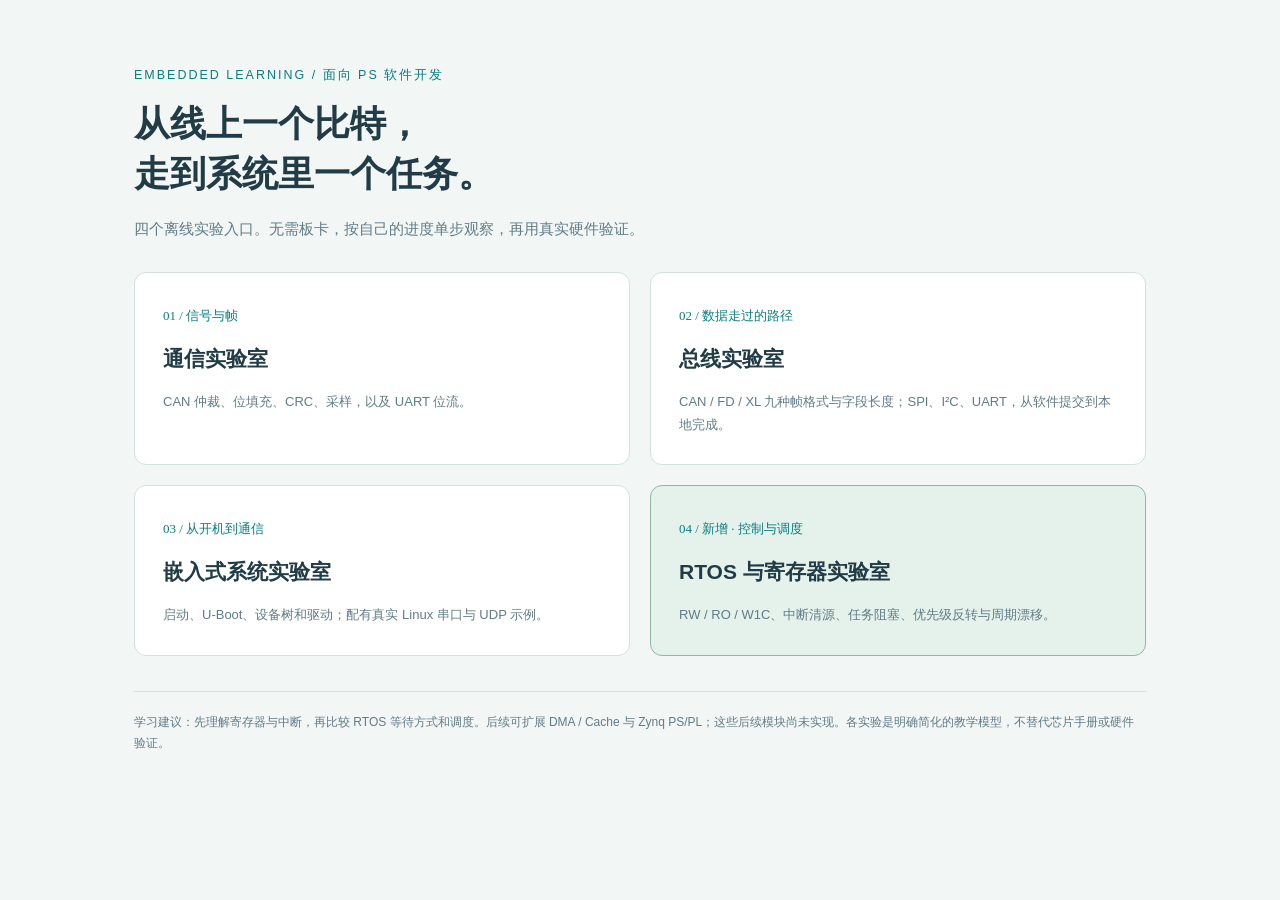
<file: 学习导航.html>
<!doctype html><html lang="zh-CN"><head><meta charset="utf-8"><meta name="viewport" content="width=device-width,initial-scale=1"><title>嵌入式学习 · 实验导航</title><style>*{box-sizing:border-box}body{margin:0;background:#f2f6f5;color:#213c46;font:15px/1.8 "Segoe UI","Microsoft YaHei",sans-serif}main{max-width:1060px;margin:60px auto;padding:0 24px}small{color:#087f80;letter-spacing:2px}h1{font-size:36px;line-height:1.4;margin:12px 0}p{color:#607c87}nav{display:grid;grid-template-columns:1fr 1fr;gap:20px;margin:30px 0}a{display:block;text-decoration:none;border:1px solid #d4e2df;border-radius:12px;background:white;color:inherit;padding:28px}a:hover,a:focus-visible{border-color:#087f80;outline:2px solid #9ac7b9}a span{color:#087f80;font:13px Consolas}h2{font-size:21px;margin:12px 0}a p{font-size:13px;margin:0}.new{background:#e5f2eb;border-color:#8bb9a7}footer{border-top:1px solid #d4e2df;margin-top:35px;padding-top:20px;font-size:12px;color:#607c87}@media(max-width:650px){main{margin:28px auto}nav{grid-template-columns:1fr}h1{font-size:28px}}</style></head><body><main><small>EMBEDDED LEARNING / 面向 PS 软件开发</small><h1>从线上一个比特，<br>走到系统里一个任务。</h1><p>四个离线实验入口。无需板卡，按自己的进度单步观察，再用真实硬件验证。</p><nav aria-label="学习实验入口">
<a href="通信实验室.html"><span>01 / 信号与帧</span><h2>通信实验室</h2><p>CAN 仲裁、位填充、CRC、采样，以及 UART 位流。</p></a>
<a href="can-end-to-end-lab/总线实验室.html"><span>02 / 数据走过的路径</span><h2>总线实验室</h2><p>CAN / FD / XL 九种帧格式与字段长度；SPI、I²C、UART，从软件提交到本地完成。</p></a>
<a href="embedded-system-lab/嵌入式系统实验室.html"><span>03 / 从开机到通信</span><h2>嵌入式系统实验室</h2><p>启动、U-Boot、设备树和驱动；配有真实 Linux 串口与 UDP 示例。</p></a>
<a class="new" href="rtos-lab/RTOS与寄存器实验室.html"><span>04 / 新增 · 控制与调度</span><h2>RTOS 与寄存器实验室</h2><p>RW / RO / W1C、中断清源、任务阻塞、优先级反转与周期漂移。</p></a>
</nav><footer>学习建议：先理解寄存器与中断，再比较 RTOS 等待方式和调度。后续可扩展 DMA / Cache 与 Zynq PS/PL；这些后续模块尚未实现。各实验是明确简化的教学模型，不替代芯片手册或硬件验证。</footer></main></body></html>
</file>
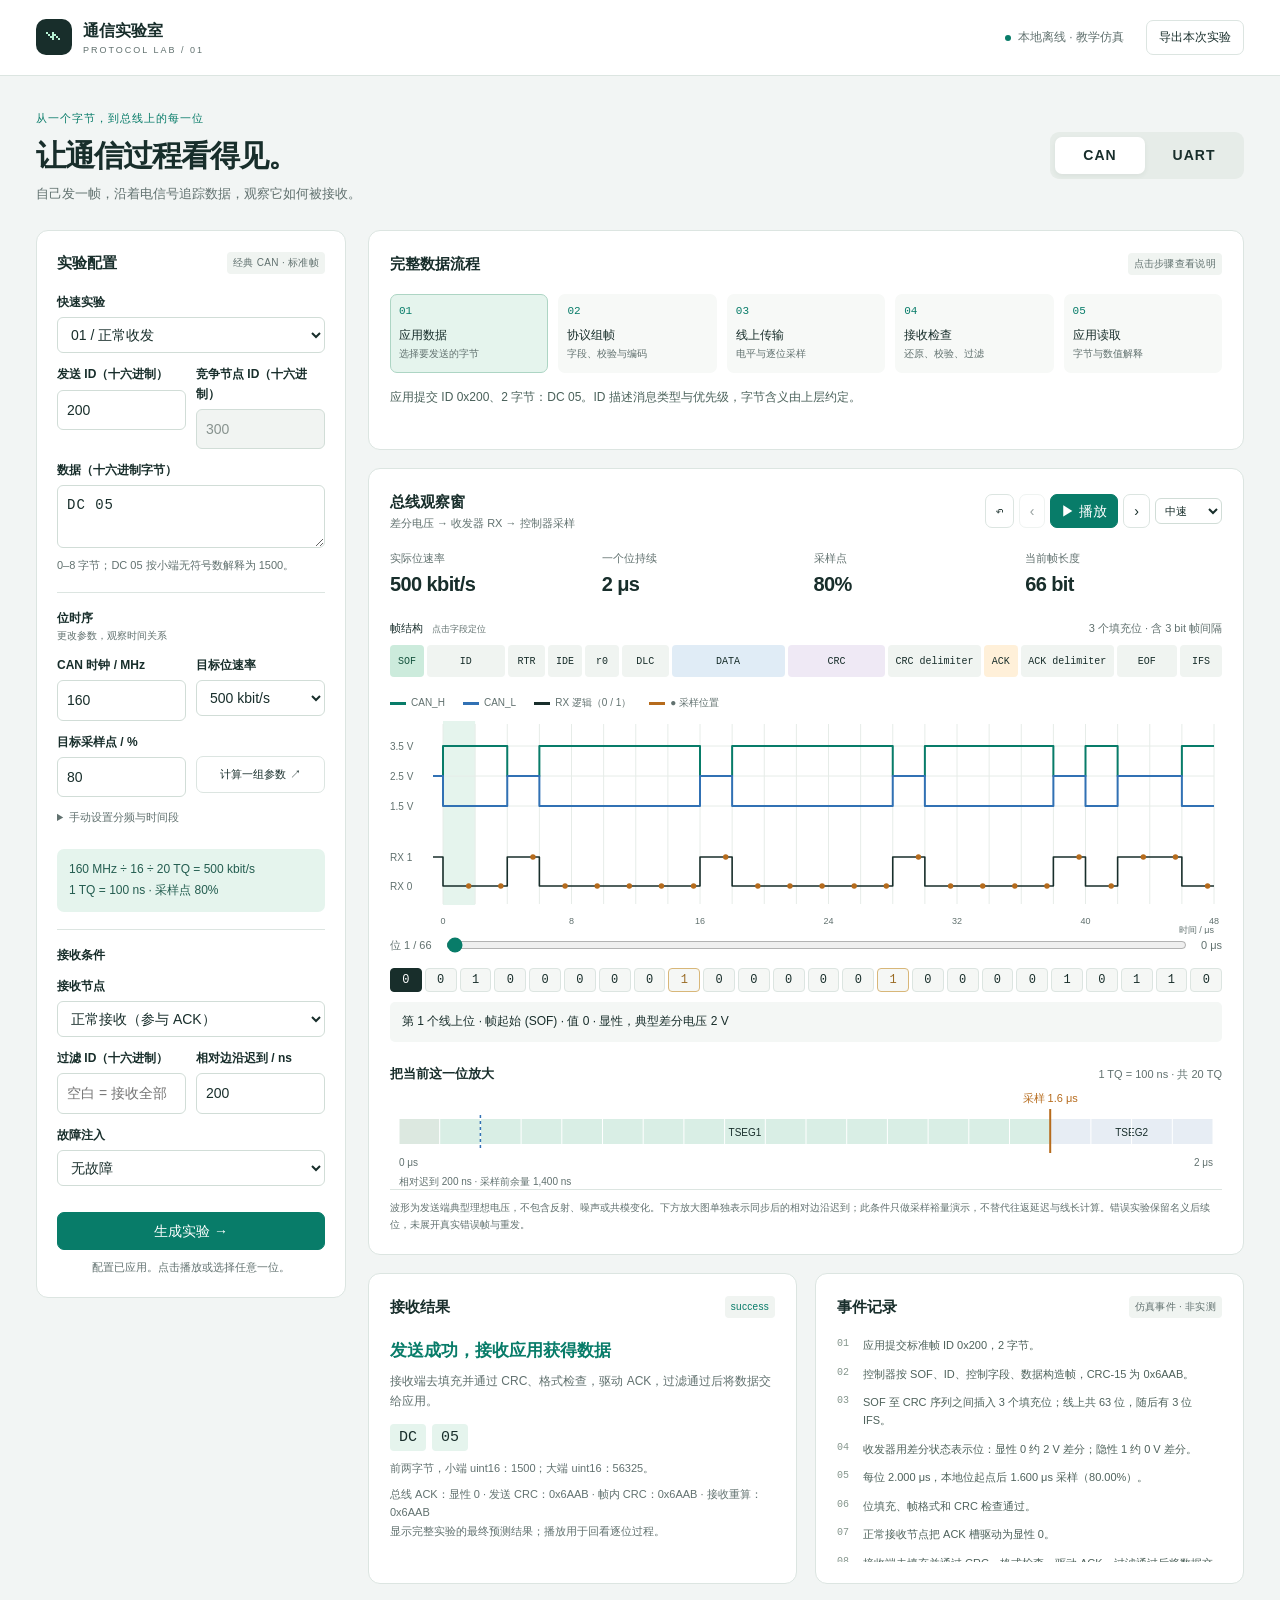
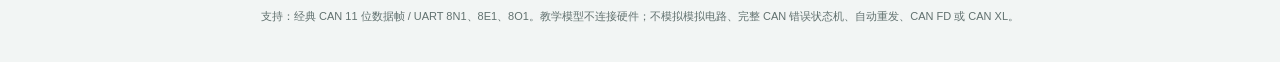
<file: 通信实验室.html>
<!doctype html>
<html lang="zh-CN">
<head>
<meta charset="UTF-8"><meta name="viewport" content="width=device-width, initial-scale=1">
<title>通信实验室 · CAN / UART</title>
<style>:root{color-scheme:light;--bg:#f2f5f4;--ink:#182e2b;--muted:#61716f;--line:#dce5e1;--green:#087c69;--mint:#e5f4ed;--orange:#b66b1c;--blue:#3171b4;--red:#b63e47;--violet:#8063b1}*{box-sizing:border-box}body{margin:0;background:var(--bg);color:var(--ink);font-family:Inter,"Segoe UI","Microsoft YaHei",sans-serif;font-size:14px;line-height:1.6}button,input,textarea,select{font:inherit}button{cursor:pointer;transition:background .15s,transform .15s;border:1px solid var(--line);background:#fff;border-radius:7px;padding:7px 12px;color:var(--ink)}button:hover{background:#eaf3ef}button:active{transform:translateY(1px)}button:focus-visible,input:focus-visible,select:focus-visible,textarea:focus-visible,summary:focus-visible{outline:3px solid #83bcb0;outline-offset:3px}button:disabled{cursor:default;opacity:.45}input,textarea,select{width:100%;min-width:0;border:1px solid #d1ddd7;border-radius:6px;padding:8px 9px;color:var(--ink);background:#fff}input:disabled{background:#f1f4f2;color:#87928e}textarea{resize:vertical;font-family:Consolas,monospace;letter-spacing:1px}label{display:block;font-size:12px;font-weight:600;margin-bottom:12px}label input,label textarea,label select{display:block;margin-top:5px;font-size:14px;font-weight:400}h1,h2,h3,p{margin:0}h1{font-size:30px;font-weight:650;letter-spacing:-1px;margin:4px 0}h2{font-size:15px;font-weight:650}h3{font-size:13px;font-weight:600}.topbar{height:76px;padding:0 36px;border-bottom:1px solid var(--line);background:#fff;display:flex;align-items:center;gap:22px}.brand{display:flex;gap:11px;align-items:center;margin-right:auto}.brand-mark{background:var(--ink);color:#b6f2d4;width:36px;height:36px;border-radius:10px;text-align:center;font:32px/33px monospace}.brand strong{display:block;font-size:16px}.brand small{display:block;font-size:9px;letter-spacing:2px;color:var(--muted)}.offline{font-size:12px;color:var(--muted);display:flex;align-items:center;gap:7px}.offline i{width:6px;height:6px;border-radius:50%;background:var(--green)}.subtle{font-size:12px}main{max-width:1580px;margin:auto;padding:30px 36px}.intro{display:flex;align-items:center;justify-content:space-between;gap:24px;margin-bottom:25px}.intro p{color:var(--muted);font-size:13px}.eyebrow{font-size:11px;color:var(--green);letter-spacing:1px}.protocol-tabs{display:flex;gap:4px;background:#e6ece8;padding:5px;border-radius:9px}.protocol-tabs button{border:0;background:transparent;min-width:90px;letter-spacing:1px;font-weight:600}.protocol-tabs button.active{background:#fff;box-shadow:0 2px 5px #203c2910}.workspace{display:grid;grid-template-columns:310px minmax(0,1fr);gap:22px;align-items:start}.panel{background:#fff;border:1px solid var(--line);border-radius:12px;padding:21px;min-width:0}.panel-heading{display:flex;align-items:center;justify-content:space-between;gap:12px;margin-bottom:18px;flex-wrap:wrap}.badge{font-size:10px;letter-spacing:.3px;color:var(--muted);background:#f0f4f1;border-radius:4px;padding:3px 6px}.settings{padding:20px}.settings .panel-heading{gap:5px}.two{display:grid;grid-template-columns:1fr 1fr;gap:10px}.three{display:grid;grid-template-columns:repeat(3,1fr);gap:8px}.hint{font-size:11px;color:var(--muted);line-height:1.7}.settings> .hint{margin-top:-4px;margin-bottom:15px}.section-title{border-top:1px solid var(--line);padding-top:16px;margin:17px 0 12px;font-size:12px;font-weight:600}.section-title span{font-size:10px;color:var(--muted);display:block;font-weight:400}.calculate{align-self:center;font-size:11px;margin-top:7px;padding:9px 4px}details{margin-bottom:12px}summary{cursor:pointer;font-size:11px;color:var(--muted);margin-bottom:10px}.formula{border-radius:7px;padding:10px 12px;background:var(--mint);font-size:12px;line-height:1.8;color:#245d50}.primary{background:var(--green);color:#fff;border-color:var(--green)}.primary:hover{background:#086652}.full{width:100%;margin-top:14px}.config-hint{margin:8px 0 0!important;text-align:center}.experiment{display:flex;flex-direction:column;gap:18px;min-width:0}.pipeline{display:grid;grid-template-columns:repeat(5,1fr);gap:10px}.pipeline button{text-align:left;position:relative;padding:10px 8px;background:#f7f9f7;border:1px solid transparent;min-width:0}.pipeline button.active{background:var(--mint);border-color:#add5c4}.pipeline button small{display:block;font-size:10px;color:var(--muted)}.pipeline button b{font-weight:500;font-size:12px}.pipeline button .step-number{display:block;color:var(--green);font:11px Consolas,monospace;margin-bottom:6px}.stage-detail{font-size:12px;color:#4a615a;margin-top:15px;min-height:40px}.transport{display:flex;gap:5px;align-items:center}.transport button{padding:5px 10px}.transport select{width:67px;padding:5px;font-size:11px}.metrics{display:grid;grid-template-columns:repeat(4,1fr);padding:0 0 20px;gap:15px}.metrics span{display:block;font-size:11px;color:var(--muted)}.metrics strong{display:block;font-size:20px;font-weight:550;letter-spacing:-.6px;font-variant-numeric:tabular-nums}.frame-title{display:flex;justify-content:space-between;align-items:center;gap:12px;font-size:11px;margin-bottom:8px}.frame-title small{color:var(--muted);margin-left:6px}#frame-meta{color:var(--muted)}.frame-map{display:flex;gap:3px;min-height:32px;overflow-x:auto}.frame-map button{padding:6px 5px;font:10px Consolas,"Microsoft YaHei",monospace;white-space:nowrap;border:0;border-radius:4px;background:#f0f4f1;min-width:34px}.frame-map button.active{background:#ccebdc;color:#15533e}.frame-map button[data-field="DATA"]{background:#e0ecf6}.frame-map button[data-field="CRC"]{background:#efe9f5}.frame-map button[data-field="ACK"]{background:#fff0d9}.wave-legend{display:flex;gap:18px;flex-wrap:wrap;margin:18px 0 3px;font-size:10px;color:var(--muted)}.wave-legend span{display:flex;align-items:center;gap:5px}.wave-legend i{width:16px;height:3px;display:inline-block}.wave-wrap{width:100%;overflow:hidden}#wave{display:block;width:100%;height:220px}.scrub{display:flex;align-items:center;gap:12px;font-size:11px;color:var(--muted);font-variant-numeric:tabular-nums}.scrub input{padding:0;accent-color:var(--green);flex:1}.scrub span{white-space:nowrap}.bit-strip{display:flex;gap:3px;margin-top:12px}.bit-strip button{flex:1;min-width:0;padding:4px 0;border-radius:4px;background:#f5f7f5;font:12px Consolas,monospace}.bit-strip button.stuffed{border-color:#d8b779;color:#9a6c25}.bit-strip button.selected{background:var(--ink);color:#fff;border-color:var(--ink)}.selected-bit{margin-top:10px;padding:10px 12px;border-radius:5px;background:#f4f7f5;font-size:12px;min-height:40px}.timing-heading{display:flex;align-items:center;justify-content:space-between;gap:12px;margin-top:22px}.timing-heading span{font-size:11px;color:var(--muted)}#bit-zoom{width:100%;height:104px;display:block}.model-note{font-size:10px;color:var(--muted);border-top:1px solid var(--line);padding-top:9px;line-height:1.7}.bottom-grid{display:grid;grid-template-columns:1fr 1fr;gap:18px}.result-title{font-weight:600;font-size:17px;margin-bottom:8px}.result-detail{font-size:12px;color:var(--muted)}.rx-bytes{display:flex;gap:6px;flex-wrap:wrap;margin-top:13px}.rx-bytes span{font:15px Consolas,monospace;padding:5px 9px;background:var(--mint);border-radius:4px}.decode{margin-top:9px;font-size:11px;color:var(--muted)}#log{margin:0;padding:0;list-style:none;max-height:225px;overflow:auto;counter-reset:events}#log li{position:relative;padding:0 0 11px 26px;color:#4e625b;font-size:11px;counter-increment:events}#log li:before{content:counter(events,decimal-leading-zero);position:absolute;left:0;top:1px;font:10px Consolas,monospace;color:#85968d}.bad{color:var(--red)!important}.good{color:var(--green)!important}#validation{padding:9px;background:#fff0ef;color:var(--red);font-size:12px;border-radius:5px;margin-top:10px}footer{font-size:11px;color:var(--muted);padding:24px 0 5px;text-align:center}.arb-grid{display:grid;gap:5px;overflow:auto}.arb-row{display:flex;align-items:center;gap:5px;min-width:480px;font:12px Consolas,monospace}.arb-row b{width:90px;flex-shrink:0;font-size:11px;font-weight:400}.arb-cell{flex:1;text-align:center;padding:5px;background:#f0f4f1;border-radius:3px}.arb-cell.loss{background:#fde6dc;color:#a34219}.arb-cell.inactive{opacity:.4}.arb-caption{font-size:12px;margin-top:14px;color:var(--muted)}[hidden]{display:none!important}@media(min-width:1500px){.workspace{grid-template-columns:330px minmax(0,1fr)}}@media(max-width:1100px){main{padding:24px 20px}.workspace{grid-template-columns:275px minmax(0,1fr);gap:14px}.panel{padding:16px}.metrics strong{font-size:16px}.pipeline{gap:4px}.pipeline button{padding:8px 5px}.pipeline button b{font-size:11px}.bottom-grid{grid-template-columns:1fr}.topbar{padding:0 20px}.transport{flex-wrap:wrap}}@media(max-width:780px){main{padding:18px 12px}.topbar{height:65px;padding:0 15px;gap:10px}.offline{display:none}.intro{align-items:flex-start}.intro h1{font-size:25px}.intro p{font-size:12px}.protocol-tabs button{min-width:60px;padding:6px}.workspace{grid-template-columns:1fr}.settings .two{grid-template-columns:1fr 1fr}.panel{padding:16px}.metrics{gap:10px}.pipeline button small{font-size:9px}.frame-map{flex-wrap:wrap}h1{font-size:24px}}@media(max-width:430px){.intro{flex-direction:column;gap:12px}.metrics{grid-template-columns:1fr 1fr}.pipeline{grid-template-columns:repeat(3,1fr)}.scrub{gap:6px}.timing-heading{align-items:flex-start;flex-direction:column;gap:3px}.wave-legend{gap:8px}.bit-strip{gap:2px}.bit-strip button{font-size:10px}.topbar .subtle{font-size:11px}.panel-heading{gap:8px}.transport{gap:4px}.stage-detail{min-height:60px}}
</style>
</head>
<body>
<header class="topbar"><div class="brand"><span class="brand-mark">⌁</span><div><strong>通信实验室</strong><small>PROTOCOL LAB / 01</small></div></div><span class="offline"><i></i> 本地离线 · 教学仿真</span><button id="export" class="subtle">导出本次实验</button></header>
<main>
<section class="intro"><div><span class="eyebrow">从一个字节，到总线上的每一位</span><h1>让通信过程看得见。</h1><p>自己发一帧，沿着电信号追踪数据，观察它如何被接收。</p></div><div class="protocol-tabs" role="group" aria-label="实验协议"><button id="tab-can" class="active" aria-pressed="true">CAN</button><button id="tab-uart" aria-pressed="false">UART</button></div></section>
<div class="workspace">
<aside class="panel settings">
<div class="panel-heading"><h2>实验配置</h2><span id="format-label" class="badge">经典 CAN · 标准帧</span></div>
<label>快速实验<select id="preset"><option value="normal">01 / 正常收发</option><option value="stuff">02 / 连续 0 与位填充</option><option value="noack">03 / 没有接收节点</option><option value="filter">04 / ACK 成功，但过滤掉</option><option value="flip">05 / 数据位受干扰</option><option value="delay">06 / 信号晚于采样点</option><option value="arbitration">07 / 两个节点同时发送</option></select></label>
<div id="can-fields">
<div class="two"><label>发送 ID（十六进制）<input id="can-id" value="200" spellcheck="false" maxlength="5"></label><label>竞争节点 ID（十六进制）<input id="other-id" value="300" spellcheck="false" maxlength="5" disabled></label></div>
</div>
<label>数据（十六进制字节）<textarea id="payload" rows="2" spellcheck="false">DC 05</textarea></label>
<p class="hint" id="payload-hint">0–8 字节；DC 05 按小端无符号数解释为 1500。</p>
<div id="can-timing">
<div class="section-title">位时序 <span>更改参数，观察时间关系</span></div>
<div class="two"><label>CAN 时钟 / MHz<input id="clock" type="number" min="1" max="1000" step="1" value="160"></label><label>目标位速率<select id="target"><option value="1000000">1 Mbit/s</option><option value="500000" selected>500 kbit/s</option><option value="250000">250 kbit/s</option><option value="125000">125 kbit/s</option></select></label></div>
<div class="two"><label>目标采样点 / %<input id="sample-target" type="number" min="50" max="95" step="0.1" value="80"></label><button id="calculate" class="calculate">计算一组参数 ↗</button></div>
<details><summary>手动设置分频与时间段</summary><div class="three"><label>实际分频<input id="brp" type="number" min="1" max="1024" value="16"></label><label>TSEG1 / TQ<input id="seg1" type="number" min="1" max="256" value="15"></label><label>TSEG2 / TQ<input id="seg2" type="number" min="1" max="128" value="4"></label></div><p class="hint">同步段固定为 1 TQ。这些是实际数量，不是寄存器编码；具体芯片支持范围可能不同。</p></details>
<div class="formula" id="timing-formula"></div>
<div class="section-title">接收条件</div>
<label>接收节点<select id="receiver"><option value="normal">正常接收（参与 ACK）</option><option value="listen">只听模式（不发送 ACK）</option><option value="missing">无接收节点</option></select></label>
<div class="two"><label>过滤 ID（十六进制）<input id="filter-id" placeholder="空白 = 接收全部" spellcheck="false"></label><label>相对边沿迟到 / ns<input id="delay" type="number" min="0" max="10000" step="50" value="200"></label></div>
<label>故障注入<select id="fault"><option value="none">无故障</option><option value="bitflip">翻转一个线上数据位</option></select></label>
</div>
<div id="uart-fields" hidden><div class="two"><label>发送波特率<input id="baud" type="number" min="300" max="10000000" value="115200"></label><label>接收波特率<input id="rx-baud" type="number" min="300" max="10000000" value="115200"></label></div><label>帧格式<select id="parity"><option value="none">8N1 · 无校验</option><option value="even">8E1 · 偶校验</option><option value="odd">8O1 · 奇校验</option></select></label><p class="hint">UART 每字节独立起始同步，数据低位先发。显示 3.3 V 逻辑电平示意，不是 RS-232 电压。</p></div>
<div id="validation" role="alert" hidden></div>
<button id="build" class="primary full">生成实验 →</button><p class="hint config-hint" id="dirty">配置已应用。点击播放或选择任意一位。</p>
</aside>
<section class="experiment">
<section class="panel pipeline-panel"><div class="panel-heading"><h2>完整数据流程</h2><span class="badge">点击步骤查看说明</span></div><div class="pipeline" id="pipeline"></div><div id="stage-detail" class="stage-detail" aria-live="polite"></div></section>
<section class="panel scope-panel">
<div class="panel-heading"><div><h2>总线观察窗</h2><p class="hint" id="scope-description">差分电压 → 收发器 RX → 控制器采样</p></div><div class="transport"><button id="restart" aria-label="回到第一位">↶</button><button id="previous" aria-label="上一位">‹</button><button id="play" class="primary">▶ 播放</button><button id="next" aria-label="下一位">›</button><select id="speed" aria-label="演示速度"><option value="700">慢速</option><option value="240" selected>中速</option><option value="60">快速</option></select></div></div>
<div class="metrics"><div><span>实际位速率</span><strong id="metric-rate"></strong></div><div><span>一个位持续</span><strong id="metric-bit"></strong></div><div><span id="sample-caption">采样点</span><strong id="metric-sample"></strong></div><div><span>当前帧长度</span><strong id="metric-length"></strong></div></div>
<div class="frame-title"><span>帧结构 <small>点击字段定位</small></span><span id="frame-meta"></span></div><div id="frame-map" class="frame-map"></div>
<div class="wave-legend" id="wave-legend"></div><div class="wave-wrap"><svg id="wave" role="img" aria-label="当前帧的电压波形与采样点"></svg></div>
<div class="scrub"><span id="bit-position"></span><input id="cursor" type="range" min="0" value="0" aria-label="选择线上位"><span id="current-time"></span></div>
<div id="bit-strip" class="bit-strip" aria-label="当前窗口的逐位数据"></div>
<div id="selected-bit" class="selected-bit" aria-live="polite"></div>
<div class="timing-heading"><h3 id="zoom-title">把当前这一位放大</h3><span id="zoom-caption"></span></div><svg id="bit-zoom" role="img" aria-label="一个位内的时间刻度与采样位置"></svg>
<p class="model-note" id="model-note"></p>
</section>
<section class="panel" id="arbitration-panel" hidden><div class="panel-heading"><h2>逐位仲裁</h2><span class="badge">显性 0 覆盖隐性 1</span></div><div id="arbitration"></div></section>
<div class="bottom-grid"><section class="panel result-panel"><div class="panel-heading"><h2>接收结果</h2><span id="result-badge" class="badge"></span></div><div id="result" aria-live="polite"></div></section><section class="panel log-panel"><div class="panel-heading"><h2>事件记录</h2><span class="badge">仿真事件 · 非实测</span></div><ol id="log"></ol></section></div>
</section></div>
<footer>支持：经典 CAN 11 位数据帧 / UART 8N1、8E1、8O1。教学模型不连接硬件；不模拟模拟电路、完整 CAN 错误状态机、自动重发、CAN FD 或 CAN XL。</footer>
</main>
<script>(function (root, factory) {
  'use strict';
  const api = factory();
  if (typeof module === 'object' && module.exports) module.exports = api;
  if (root) root.ProtocolLab = api;
})(typeof window !== 'undefined' ? window : globalThis, function () {
  'use strict';

  function integer(value, min, max, label) {
    const n = Number(value);
    if (!Number.isInteger(n) || n < min || n > max) throw new Error(`${label}必须是 ${min}～${max} 的整数。`);
    return n;
  }
  function positive(value, label) {
    const n = Number(value);
    if (!Number.isFinite(n) || n <= 0) throw new Error(`${label}必须是大于 0 的有限数。`);
    return n;
  }
  function parseData(input, maxBytes = 8) {
    let bytes;
    if (Array.isArray(input) || ArrayBuffer.isView(input)) bytes = Array.from(input);
    else {
      const text = String(input == null ? '' : input).trim();
      if (!text) bytes = [];
      else {
        let tokens = text.split(/[\s,:_-]+/).filter(Boolean);
        if (tokens.length === 1 && !/^0x/i.test(tokens[0]) && tokens[0].length > 2 && tokens[0].length % 2 === 0) tokens = tokens[0].match(/.{2}/g);
        if (tokens.some(t => !/^(?:0x)?[\da-f]{1,2}$/i.test(t))) throw new Error('数据请输入十六进制字节，例如 DC 05 00 FF。');
        bytes = tokens.map(t => parseInt(t.replace(/^0x/i, ''), 16));
      }
    }
    if (bytes.length > maxBytes) throw new Error(`数据最多 ${maxBytes} 字节。`);
    return bytes.map(n => integer(n, 0, 255, '数据字节'));
  }
  function canId(value) {
    if (typeof value === 'string') {
      if (!/^(?:0x)?[\da-f]{1,3}$/i.test(value.trim())) throw new Error('CAN ID 请输入 000～7FF 的十六进制数。');
      value = parseInt(value.replace(/^0x/i, ''), 16);
    }
    return integer(value, 0, 0x7ff, '标准 CAN ID');
  }
  function timing(config = {}) {
    const clockMHz = positive(config.clockMHz == null ? 160 : config.clockMHz, 'CAN 时钟 MHz');
    if (clockMHz > 1000) throw new Error('本实验 CAN 时钟范围为大于 0 且不超过 1000 MHz。');
    const brp = integer(config.brp == null ? 16 : config.brp, 1, 1024, '实际分频系数');
    const tseg1 = integer(config.tseg1 == null ? 15 : config.tseg1, 1, 256, 'TSEG1');
    const tseg2 = integer(config.tseg2 == null ? 4 : config.tseg2, 1, 128, 'TSEG2');
    const totalTq = 1 + tseg1 + tseg2;
    const tqNs = 1000 * brp / clockMHz;
    const bitNs = totalTq * tqNs;
    return { clockMHz, brp, tseg1, tseg2, totalTq, tqNs, bitNs, bitUs: bitNs / 1000,
      bitrate: 1e9 / bitNs, samplePercent: (1 + tseg1) / totalTq * 100, sampleNs: (1 + tseg1) * tqNs };
  }
  function suggestTiming(clockMHz, bitrate, samplePercent = 80) {
    const hz = positive(clockMHz, 'CAN 时钟 MHz') * 1e6;
    bitrate = positive(bitrate, '目标位速率');
    samplePercent = positive(samplePercent, '目标采样点');
    if (samplePercent >= 100 || clockMHz > 1000) throw new Error('采样点应小于 100%，时钟不超过 1000 MHz。');
    let best = null;
    for (let totalTq = 3; totalTq <= 385; totalTq++) {
      const idealBrp = hz / bitrate / totalTq;
      for (const brp of new Set([Math.floor(idealBrp), Math.ceil(idealBrp)])) {
      if (brp < 1 || brp > 1024) continue;
      const tseg1 = Math.max(1, Math.min(256, totalTq - 2, Math.round(totalTq * samplePercent / 100) - 1));
      const tseg2 = totalTq - 1 - tseg1;
      if (tseg2 < 1 || tseg2 > 128) continue;
      const t = timing({ clockMHz, brp, tseg1, tseg2 });
      const errorPercent = (t.bitrate / bitrate - 1) * 100;
      const score = Math.abs(errorPercent) * 1e6 + Math.abs(t.samplePercent - samplePercent) * 100 + Math.abs(totalTq - 20) * 0.001;
      if (!best || score < best.score) best = { ...t, targetBitrate: bitrate, targetSamplePercent: samplePercent, errorPercent, score };
      }
    }
    if (!best) throw new Error('在本实验的分频与 TQ 范围内无法找到配置。');
    delete best.score;
    return best;
  }
  function binary(value, width) {
    return Array.from({ length: width }, (_, i) => (value >>> (width - i - 1)) & 1);
  }
  function bitsNumber(bits) { return bits.reduce((n, b) => (n << 1) | (typeof b === 'number' ? b : b.value), 0); }
  function crc15(values) {
    let crc = 0;
    for (const v of values) {
      const feedback = ((crc >>> 14) & 1) ^ (typeof v === 'number' ? v : v.value);
      crc = (crc << 1) & 0x7fff;
      if (feedback) crc ^= 0x4599;
    }
    return crc;
  }
  function fieldSegments(bits) {
    const result = [];
    for (let i = 0; i < bits.length; i++) {
      const b = bits[i];
      const last = result[result.length - 1];
      if (last && last.name === b.field && last.byteIndex === b.byteIndex) { last.end++; last.length++; }
      else result.push({ name: b.field, start: i, end: i + 1, length: 1, byteIndex: b.byteIndex });
    }
    return result;
  }
  function stuffBits(raw) {
    const bits = [];
    let last = -1, run = 0;
    raw.forEach((b, rawIndex) => {
      bits.push({ ...b, rawIndex, stuffed: false, index: bits.length });
      run = b.value === last ? run + 1 : 1;
      last = b.value;
      if (run === 5) {
        last = 1 - last;
        bits.push({ value: last, field: b.field, rawIndex: null, stuffed: true, index: bits.length });
        run = 1;
      }
    });
    return bits;
  }
  function decodeCan(bits) {
    const raw = [];
    let cursor = 0, last = -1, run = 0, target = 34, dlc = 0;
    function fail(code, detail) { return { ok: false, code, detail, raw, cursor, data: [], crc: null }; }
    while (raw.length < target) {
      if (cursor >= bits.length) return fail('format', '报文提前结束。');
      const value = bits[cursor++].value;
      raw.push(value);
      run = value === last ? run + 1 : 1;
      last = value;
      if (raw.length === 19) {
        dlc = bitsNumber(raw.slice(15, 19));
        if (dlc > 8) return fail('format', '本实验只支持 DLC 0～8。');
        target = 19 + dlc * 8 + 15;
      }
      if (run === 5) {
        if (cursor >= bits.length || bits[cursor].value === last) return fail('stuff', `线上第 ${cursor + 1} 位违反位填充规则。`);
        last = bits[cursor++].value;
        run = 1;
      }
    }
    if (raw[0] !== 0 || raw[12] !== 0 || raw[13] !== 0 || raw[14] !== 0) return fail('format', '起始位或标准数据帧格式不正确。');
    const receivedCrc = bitsNumber(raw.slice(-15));
    const calculatedCrc = crc15(raw.slice(0, -15));
    const data = Array.from({ length: dlc }, (_, i) => bitsNumber(raw.slice(19 + i * 8, 27 + i * 8)));
    const formatOffsets = [0, 2, 3, 4, 5, 6, 7, 8, 9];
    if (formatOffsets.some(i => !bits[cursor + i] || bits[cursor + i].value !== 1)) return { ...fail('format', 'CRC 分隔符、ACK 分隔符或 EOF 的格式错误。'), crc: receivedCrc, calculatedCrc };
    if (receivedCrc !== calculatedCrc) return { ...fail('crc', '接收端重新计算的 CRC 与帧内 CRC 不一致，丢弃这帧。'), crc: receivedCrc, calculatedCrc };
    return { ok: true, code: 'valid', detail: '位填充、帧格式和 CRC 检查通过。', raw, cursor, id: bitsNumber(raw.slice(1, 12)), data, crc: receivedCrc, calculatedCrc };
  }
  function buildCan(config = {}) {
    const id = canId(config.id == null ? 0x200 : config.id);
    const data = parseData(config.data == null ? [0xdc, 0x05] : config.data);
    const t = timing(config);
    const receiver = config.receiver || 'normal';
    if (!['normal', 'listen', 'missing'].includes(receiver)) throw new Error('接收节点模式无效。');
    const fault = config.fault || 'none';
    if (!['none', 'bitflip'].includes(fault)) throw new Error('故障类型无效。');
    const filterId = config.filterId == null || config.filterId === '' ? null : canId(config.filterId);
    const delayNs = Number(config.delayNs || 0);
    if (!Number.isFinite(delayNs) || delayNs < 0 || delayNs > 1e8) throw new Error('边沿迟到时间应为 0～100000000 ns。');
    const raw = [];
    function add(field, values) { for (const value of values) raw.push({ value, field }); }
    add('SOF', [0]); add('ID', binary(id, 11)); add('RTR', [0]); add('IDE', [0]); add('r0', [0]);
    add('DLC', binary(data.length, 4));
    data.forEach(byte => add('DATA', binary(byte, 8)));
    const crc = crc15(raw);
    add('CRC', binary(crc, 15));
    const bits = stuffBits(raw);
    const stuffCount = bits.filter(b => b.stuffed).length;
    function tail(field, values) { values.forEach(value => bits.push({ value, field, rawIndex: null, stuffed: false, index: bits.length })); }
    tail('CRC delimiter', [1]); tail('ACK', [1]); tail('ACK delimiter', [1]); tail('EOF', Array(7).fill(1)); tail('IFS', Array(3).fill(1));
    const intendedBits = bits.map(b => ({ ...b }));
    let faultIndex = null;
    if (fault === 'bitflip') {
      faultIndex = bits.findIndex(b => b.field === (data.length ? 'DATA' : 'CRC') && !b.stuffed);
      bits[faultIndex].value ^= 1;
      bits[faultIndex].fault = true;
    }
    const decoded = decodeCan(bits);
    const timingOk = delayNs < t.sampleNs;
    const valid = decoded.ok && timingOk;
    const ack = receiver === 'normal' && valid;
    const ackIndex = bits.findIndex(b => b.field === 'ACK');
    bits[ackIndex].value = ack ? 0 : 1;
    intendedBits[ackIndex].value = receiver === 'normal' ? 0 : 1;
    const filterAccepted = filterId == null || decoded.id === filterId;
    const delivered = receiver !== 'missing' && valid && filterAccepted;
    let outcome;
    if (receiver === 'missing') outcome = { ok: false, code: 'noack', title: 'ACK 错误：没有接收节点', detail: 'ACK 槽保持隐性 1，发送端未得到确认；自动重发取决于控制器配置。' };
    else if (!timingOk) outcome = { ok: false, code: 'timing', title: '采样时序不足（简化模型）', detail: '相对本地位边界的边沿迟到/稳定时间已到达采样点，本实验判为不可可靠读取。它不是电缆单程延迟的直接判据。' };
    else if (!decoded.ok) outcome = { ok: false, code: decoded.code, title: decoded.code === 'crc' ? '接收 CRC 校验失败' : decoded.code === 'stuff' ? '接收位填充检查失败' : '接收帧格式检查失败', detail: decoded.detail };
    else if (receiver === 'listen') outcome = { ok: false, code: 'noack', title: '监听端可解码，发送端未获 ACK', detail: filterAccepted ? '监听端已正确解码，但监听模式不驱动 ACK；发送端认为本次发送失败。' : '监听端校验通过但被过滤，且监听模式不驱动 ACK；发送端认为本次发送失败。' };
    else if (!filterAccepted) outcome = { ok: true, code: 'filtered', title: '总线发送成功，应用未收到', detail: '正常节点对有效帧发送 ACK；验收过滤器只决定是否交给应用，不决定是否 ACK。' };
    else outcome = { ok: true, code: 'success', title: '发送成功，接收应用获得数据', detail: '接收端去填充并通过 CRC、格式检查，驱动 ACK，过滤通过后将数据交给应用。' };
    const logs = [
      `应用提交标准帧 ID 0x${id.toString(16).toUpperCase().padStart(3, '0')}，${data.length} 字节。`,
      `控制器按 SOF、ID、控制字段、数据构造帧，CRC-15 为 0x${crc.toString(16).toUpperCase().padStart(4, '0')}。`,
      `SOF 至 CRC 序列之间插入 ${stuffCount} 个填充位；线上共 ${bits.length - 3} 位，随后有 3 位 IFS。`,
      `收发器用差分状态表示位：显性 0 约 2 V 差分；隐性 1 约 0 V 差分。`,
      `每位 ${t.bitUs.toFixed(3)} μs，本地位起点后 ${(t.sampleNs / 1000).toFixed(3)} μs 采样（${t.samplePercent.toFixed(2)}%）。`
    ];
    if (faultIndex != null) logs.push(`接收端误读实验：把线上第 ${faultIndex + 1} 位翻转，保留后续帧用于检查。`);
    logs.push(receiver === 'missing' ? '没有接收节点参与。' : timingOk ? decoded.detail : '边沿迟到超过简化时序预算。');
    logs.push(ack ? '正常接收节点把 ACK 槽驱动为显性 0。' : 'ACK 槽保持隐性 1，发送端未获得确认。');
    logs.push(outcome.detail);
    return { protocol: 'CAN', id, data, bits, intendedBits, fields: fieldSegments(bits), timing: t, crc,
      crcReceived: decoded.crc, crcCalculated: decoded.calculatedCrc, stuffCount, faultIndex, ack, ackIndex,
      filterAccepted, receiver, delayNs, outcome, rxData: delivered ? decoded.data : [], rxBits: decoded.raw,
      samples: bits.map((b, i) => ({ index: i, timeUs: (i * t.bitNs + t.sampleNs) / 1000, expected: intendedBits[i].value, actual: b.value, field: b.field, ok: timingOk && b.value === intendedBits[i].value })),
      frameBitCount: bits.length - 3, durationUs: bits.length * t.bitUs, logs,
      limits: [
        '经典 CAN、11 位标准数据帧、0～8 字节；不包含 CAN FD/XL 或远程帧。',
        '电压为高速 CAN 典型示意值；没有模拟模拟电路、反射、噪声及收发器电气门限。',
        '边沿迟到指相对接收端本地位边界的稳定时间；固定传播延迟可由 SOF 同步吸收，真实仲裁还需往返传播预算。',
        '位翻转用于接收解码实验；真实节点可能通过位监测更早中止。波形保留名义帧尾，不模拟错误标志、自动重发、错误计数和 Bus Off。',
        '未实现完整振荡器漂移、重同步、SJW 和多节点传播；时序参数范围为实验范围，不代表某款芯片。'
      ] };
  }
  function arbitrate(idA, idB) {
    idA = canId(idA); idB = canId(idB);
    const a = binary(idA, 11), b = binary(idB, 11), steps = [];
    let activeA = true, activeB = true, lossIndex = null, winner = 'tie', loser = null;
    for (let i = 0; i < 11; i++) {
      const txA = activeA ? a[i] : 1, txB = activeB ? b[i] : 1;
      const bus = txA & txB;
      let lost = null;
      if (activeA && txA === 1 && bus === 0) { activeA = false; lost = 'A'; winner = 'B'; loser = 'A'; lossIndex = i; }
      if (activeB && txB === 1 && bus === 0) { activeB = false; lost = 'B'; winner = 'A'; loser = 'B'; lossIndex = i; }
      steps.push({ index: i, a: a[i], b: b[i], txA, txB, bus, activeA, activeB, lost });
    }
    return { idA, idB, winner, loser, lossIndex, steps, detail: winner === 'tie' ? 'ID 相同，ID 字段未决出胜负；相同标准数据帧仲裁字段可以同时通过，数据不同可能导致位错误。' : `${winner} 获胜；${loser} 在 ID 的第 ${lossIndex + 1} 位发 1 却读到 0，退出仲裁并转为接收。此表仅展示 ID 位，省略共同填充位。` };
  }
  function buildUart(config = {}) {
    const data = parseData(config.data == null ? [0x55, 0xa5] : config.data, 32);
    if (!data.length) throw new Error('UART 实验至少输入一个数据字节。');
    const baud = positive(config.baud == null ? 115200 : config.baud, '发送波特率');
    const receiverBaud = positive(config.receiverBaud == null ? baud : config.receiverBaud, '接收波特率');
    if (baud > 1e8 || receiverBaud > 1e8) throw new Error('UART 波特率应不超过 100000000。');
    const parity = config.parity || 'none';
    if (!['none', 'even', 'odd'].includes(parity)) throw new Error('请选择无校验、偶校验或奇校验。');
    const delayNs = Number(config.delayNs || 0);
    if (!Number.isFinite(delayNs) || delayNs < 0) throw new Error('传播延迟应为非负有限数。');
    const bits = [], frames = [];
    const bitUs = 1e6 / baud, rxBitUs = 1e6 / receiverBaud, delayUs = delayNs / 1000;
    data.forEach((byte, byteIndex) => {
      const start = bits.length;
      function push(value, field) { bits.push({ value, field, byteIndex, stuffed: false, rawIndex: bits.length, index: bits.length }); }
      push(0, 'START');
      const values = Array.from({ length: 8 }, (_, i) => (byte >>> i) & 1);
      values.forEach(v => push(v, 'DATA'));
      if (parity !== 'none') push((values.reduce((a, b) => a + b, 0) % 2) ^ (parity === 'odd' ? 1 : 0), 'PARITY');
      push(1, 'STOP');
      frames.push({ byteIndex, byte, start, end: bits.length, startUs: start * bitUs + delayUs });
    });
    const samples = [], rxData = [];
    let observedMismatch = false, framingError = false, parityError = false, sampleOutside = false;
    function lineAt(timeUs) {
      const i = Math.floor((timeUs - delayUs) / bitUs + 1e-10);
      return i >= 0 && i < bits.length ? bits[i].value : 1;
    }
    for (const frame of frames) {
      const values = [];
      for (let j = 0; j < frame.end - frame.start; j++) {
        const timeUs = frame.startUs + (j + 0.5) * rxBitUs;
        const bit = bits[frame.start + j], actual = lineAt(timeUs);
        const inWindow = timeUs >= frame.startUs + j * bitUs && timeUs < frame.startUs + (j + 1) * bitUs;
        samples.push({ index: frame.start + j, timeUs, expected: bit.value, actual, field: bit.field, byteIndex: frame.byteIndex, ok: actual === bit.value, inWindow });
        values.push(actual);
        if (!inWindow) sampleOutside = true;
        if (actual !== bit.value) observedMismatch = true;
      }
      const received = values.slice(1, 9).reduce((n, v, i) => n | (v << i), 0);
      const frameOk = values[0] === 0 && values[values.length - 1] === 1;
      const parityOk = parity === 'none' || ((values.slice(1, 10).reduce((a, b) => a + b, 0) % 2) === (parity === 'odd' ? 1 : 0));
      framingError = framingError || !frameOk;
      parityError = parityError || !parityOk;
      Object.assign(frame, { received, framingOk: frameOk, parityOk, samples: samples.slice(-values.length) });
      if (frameOk && parityOk) rxData.push(received);
    }
    let outcome;
    if (framingError) outcome = { ok: false, code: 'framing', title: 'UART 帧错误', detail: '接收时钟偏差使起始位或停止位采样不符合格式，部分字节无法正确接收。' };
    else if (parityError) outcome = { ok: false, code: 'parity', title: 'UART 奇偶校验失败', detail: '采样后的数据和校验位不满足所选奇偶规则。' };
    else if (observedMismatch) outcome = { ok: false, code: 'corrupted', title: '数据被误读，UART 未必能察觉', detail: '采样值与发送值不同，但起始/停止位与所选校验仍通过；UART 没有 CAN 的 CRC 和 ACK。' };
    else if (sampleOutside) outcome = { ok: true, code: 'margin', title: '此数据碰巧读对，时序裕量不足', detail: '至少一个采样点已偏出对应位区间；相邻位电平相同使本次读值仍一致，不能保证其他数据可靠。' };
    else outcome = { ok: true, code: 'success', title: 'UART 接收完成', detail: '每个字节由起始位重新建立采样时序；按最低有效位优先还原字节，停止位及所选校验通过。' };
    const logs = [
      `应用提交 ${data.length} 字节，格式为 8${parity === 'none' ? 'N' : parity === 'even' ? 'E' : 'O'}1。`,
      '发送器为每个字节加入起始位 0、8 位数据（LSB 优先）、可选校验位及停止位 1。',
      `发送 ${baud} baud，每位 ${bitUs.toFixed(3)} μs；接收 ${receiverBaud} baud。`,
      '接收端从每字节起始下降沿计时，半个位检查起始位，随后每个位中心采样。',
      outcome.detail
    ];
    return { protocol: 'UART', data, baud, receiverBaud, parity, delayNs, bits, intendedBits: bits.map(b => ({ ...b })), fields: fieldSegments(bits),
      timing: { bitrate: baud, bitNs: bitUs * 1000, bitUs, samplePercent: 50, sampleNs: bitUs * 500 }, samples, frames, rxData, outcome,
      durationUs: bits.length * bitUs + delayUs, logs, limits: [
        'UART 使用理想单端逻辑电平示意；不代表 RS-232 或 RS-485 的电气电压。',
        '每个发送字节的起始沿都能被理想接收器重新捕获；严重失配时真实 UART 还可能漏掉起始沿，本模型不模拟该状态机。',
        '采用理想中心单点采样；未模拟过采样、多数表决、抖动或噪声。固定传播延迟整体平移接收时间，不直接产生时钟失配。',
        'UART 本身没有 CRC、仲裁和 ACK；应用层需要自行定义消息边界与可靠性机制。'
      ] };
  }
  return { parseData, timing, suggestTiming, buildCan, buildUart, arbitrate, crc15, stuffBits, decodeCan };
});
</script><script>/* Offline teaching UI. All strings from form inputs are rendered as text. */
(() => {
'use strict';
const $ = id => document.getElementById(id), P = window.ProtocolLab;
const state = {protocol:'CAN', result:null, cursor:0, stage:0, timer:null, config:null, arbitration:null, dirty:false};
const fieldNames = {SOF:'帧起始',ID:'标识符',RTR:'数据帧标志',IDE:'标准帧标志',r0:'保留位',DLC:'数据长度',DATA:'数据',CRC:'CRC 校验','CRC delimiter':'CRC 界定符',ACK:'接收确认','ACK delimiter':'ACK 界定符',EOF:'帧结束',IFS:'帧间隔',START:'起始位',PARITY:'校验位',STOP:'停止位'};
const stages = [['应用数据','选择要发送的字节'],['协议组帧','字段、校验与编码'],['线上传输','电平与逐位采样'],['接收检查','还原、校验、过滤'],['应用读取','字节与数值解释']];
const colors = {green:'#087c69',blue:'#3171b4',orange:'#b66b1c',red:'#b63e47',muted:'#61716f',grid:'#e6ece8',ink:'#182e2b'};
const ns = 'http://www.w3.org/2000/svg';
const fmt = (n,d=3) => Number(n).toLocaleString('en-US',{maximumFractionDigits:d});
const hex = n => Number(n).toString(16).toUpperCase().padStart(2,'0');
const hx = n => '0x'+Number(n).toString(16).toUpperCase();
function el(tag,text,cls) {const e=document.createElement(tag);if(text!==undefined)e.textContent=text;if(cls)e.className=cls;return e;}
function svg(tag,attrs,text) {const e=document.createElementNS(ns,tag);Object.entries(attrs).forEach(([k,v])=>e.setAttribute(k,String(v)));if(text!==undefined)e.textContent=text;return e;}
function line(root,x1,y1,x2,y2,color=colors.grid,width=1,dash='') {root.append(svg('line',{x1,y1,x2,y2,stroke:color,'stroke-width':width,'stroke-dasharray':dash}));}
function label(root,x,y,text,fill=colors.muted,size=10,anchor='start') {root.append(svg('text',{x,y,fill,'font-size':size,'font-family':'Segoe UI, Microsoft YaHei, sans-serif','text-anchor':anchor},text));}
function stop() {clearInterval(state.timer);state.timer=null;$('play').textContent='▶ 播放';}
function showError(error) {$('validation').hidden=false;$('validation').textContent=error.message||String(error);}
function number(id) {const v=Number($(id).value);if(!$(id).value.trim()||!Number.isFinite(v))throw new Error('请输入有效数字：'+id);return v;}
function idValue(id,nullable=false) {let v=$(id).value.trim().replace(/^0x/i,'');if(!v&&nullable)return null;if(!/^[0-9a-f]{1,3}$/i.test(v)||parseInt(v,16)>0x7ff)throw new Error('标准帧 ID 必须是 000–7FF 的十六进制数。');return parseInt(v,16);}
function getTiming() {return {clockMHz:number('clock'),brp:number('brp'),tseg1:number('seg1'),tseg2:number('seg2')};}
function applyTiming() {try {const t=P.suggestTiming(number('clock'),number('target'),number('sample-target'));$('brp').value=t.brp;$('seg1').value=t.tseg1;$('seg2').value=t.tseg2;previewTiming();markDirty();}catch(e){showError(e);}}
function previewTiming() {try {const c=getTiming(),t=P.timing(c);$('timing-formula').textContent=`${fmt(c.clockMHz)} MHz ÷ ${c.brp} ÷ ${t.totalTq} TQ = ${fmt(t.bitrate/1000)} kbit/s\n1 TQ = ${fmt(t.tqNs)} ns · 采样点 ${fmt(t.samplePercent)}%`;$('timing-formula').style.whiteSpace='pre-line';}catch(e){$('timing-formula').textContent=e.message;}}
function markDirty(){stop();state.dirty=true;$('dirty').textContent='配置已更改，请点击“生成实验”应用。';$('dirty').classList.add('bad');}
function build() {
 stop();try {
  const data=P.parseData($('payload').value,state.protocol==='CAN'?8:32);let c;
  state.arbitration=null;
  if(state.protocol==='CAN') {
   c={...getTiming(),id:idValue('can-id'),data,receiver:$('receiver').value,filterId:idValue('filter-id',true),fault:$('fault').value,delayNs:number('delay')};
   if($('preset').value==='arbitration') {state.arbitration=P.arbitrate(c.id,idValue('other-id'));if(state.arbitration.winner==='B')c.id=idValue('other-id');}
   state.result=P.buildCan(c);
  } else {c={data,baud:number('baud'),receiverBaud:number('rx-baud'),parity:$('parity').value};state.result=P.buildUart(c);}
  state.config=c;state.cursor=0;state.stage=0;state.dirty=false;$('dirty').classList.remove('bad');$('dirty').textContent='配置已应用。点击播放或选择任意一位。';$('validation').hidden=true;
  renderAll();
 } catch(e){state.dirty=true;$('dirty').textContent='配置尚未应用；右侧保留上次有效实验。';$('dirty').classList.add('bad');showError(e);}
}
function renderAll(){renderPipeline();renderFrame();renderMetrics();renderResult();renderArbitration();renderCursor();}
function renderPipeline(){
 const root=$('pipeline');root.replaceChildren();stages.forEach(([title,sub],i)=>{const b=el('button');b.classList.toggle('active',state.stage===i);b.setAttribute('aria-pressed',state.stage===i);b.append(el('span','0'+(i+1),'step-number'),el('b',title),el('small',sub));b.onclick=()=>{state.stage=i;renderPipeline();};root.append(b);});
 const r=state.result,can=state.protocol==='CAN',data=r.data.map(hex).join(' ')||'（空数据）';
 const detail=can?[
  `应用提交 ID ${hx(r.id)}、${r.data.length} 字节：${data}。ID 描述消息类型与优先级，字节含义由上层约定。`,
  `控制器按字段组帧，计算 CRC-15 = ${hx(r.crc)}，从 SOF 到 CRC 末尾进行位填充。本实验插入 ${r.stuffCount} 个填充位。数据字节高位先发。`,
  `收发器将 0 变成显性差分电压、1 变成隐性。控制器每个位在 ${fmt(r.timing.samplePercent)}% 处采样。下方播放速度已放慢，时间标签仍是真实协议时间。`,
  `接收端去填充并检查帧与 CRC。正常接收节点确认有效帧，与接收过滤器是否匹配无关。ACK 表示至少一个节点正确接收。`,
  `通过过滤后，数据才交给应用。本例把前两个字节按小端无符号数解释；CAN 本身并不规定这些数据必须代表转速。`
 ]:[
  `应用提交 ${r.data.length} 字节：${data}。每个字节分别装入一个 UART 帧。`,
  `每个字节添加起始位 0、8 个数据位${r.parity==='none'?'':'、一个校验位'}及停止位 1。UART 数据低位先发。`,
  `发送端按 ${fmt(r.baud)} baud 输出 0 / 3.3 V。接收端检测起始下降沿，并用自己的 ${fmt(r.receiverBaud)} baud 时钟，在各位中心附近采样。`,
  `每个字节重新起始同步。发送与接收波特率相差过大，会导致采样位置漂移，出现数据、校验或停止位错误。`,
  `UART 没有 CAN 那样的 ACK。无校验格式下，数据位变化可能不被硬件发现；应用协议可以另加校验与响应。`
 ];$('stage-detail').textContent=detail[state.stage];
}
function renderMetrics(){const r=state.result,t=r.timing,can=state.protocol==='CAN';$('metric-rate').textContent=fmt((can?t.bitrate:r.baud)/1000)+' k'+(can?'bit/s':'baud');$('metric-bit').textContent=fmt(t.bitUs)+' μs';$('sample-caption').textContent=can?'采样点':'接收位时间';$('metric-sample').textContent=can?fmt(t.samplePercent)+'%':fmt(1e6/r.receiverBaud)+' μs';$('metric-length').textContent=r.bits.length+' bit';$('frame-meta').textContent=can?`${r.stuffCount} 个填充位 · 含 3 bit 帧间隔`:`${r.data.length} 个字节帧 · LSB 优先`;$('cursor').max=r.bits.length-1;
 $('scope-description').textContent=can?'差分电压 → 收发器 RX → 控制器采样':'TX 逻辑电压 → RX 起始同步 → 中心采样';
 $('model-note').textContent=can?'波形为发送端典型理想电压，不包含反射、噪声或共模变化。下方放大图单独表示同步后的相对边沿迟到；此条件只做采样裕量演示，不替代往返延迟与线长计算。错误实验保留名义后续位，未展开真实错误帧与重发。':'波形为 3.3 V 逻辑电平示意。接收采样以每字节收到的起始沿对齐；固定传播延迟只平移整帧。假定每个字节起始沿都能重新捕获；严重失配时真实接收器可能漏掉起始沿。未模拟过采样或多数表决。';
 const legend=$('wave-legend');legend.replaceChildren();const entries=can?[['CAN_H',colors.green],['CAN_L',colors.blue],['RX 逻辑（0 / 1）',colors.ink],['● 采样位置',colors.orange]]:[['TX（0 / 3.3 V）',colors.green],['● 接收端采样位置',colors.orange]];entries.forEach(([s,c])=>{const span=el('span');const i=el('i');i.style.background=c;span.append(i,document.createTextNode(s));legend.append(span);});
}
function renderFrame(){const root=$('frame-map');root.replaceChildren();state.result.fields.forEach(f=>{const b=el('button',f.name);b.style.flexGrow=Math.max(1,f.length);b.dataset.field=f.name;b.title=`${fieldNames[f.name]||f.name}：${f.length} 个线上位`;b.onclick=()=>{stop();selectBit(f.start);};b.dataset.start=f.start;b.dataset.end=f.end;root.append(b);});}
function selectBit(i){state.cursor=Math.min(state.result.bits.length-1,Math.max(0,i));renderCursor();}
function windowRange(){const count=Math.max(8,Math.min(24,Math.floor(($('wave').clientWidth-65)/25)));const start=Math.max(0,Math.min(state.result.bits.length-count,state.cursor-Math.floor(count/3)));return {start,end:Math.min(state.result.bits.length,start+count)};}
function renderCursor(){const r=state.result,b=r.bits[state.cursor];$('cursor').value=state.cursor;$('bit-position').textContent=`位 ${state.cursor+1} / ${r.bits.length}`;$('current-time').textContent=fmt(state.cursor*r.timing.bitUs)+' μs';$('previous').disabled=state.cursor===0;$('next').disabled=state.cursor===r.bits.length-1;
 document.querySelectorAll('#frame-map button').forEach(e=>e.classList.toggle('active',state.cursor>=+e.dataset.start&&state.cursor<+e.dataset.end));
 const changed=r.faultIndex===state.cursor;
 $('selected-bit').textContent=`第 ${state.cursor+1} 个线上位 · ${fieldNames[b.field]||b.field} (${b.field}) · 值 ${b.value}${b.stuffed?' · 填充位：接收时删除，不属于原始数据':''}${changed?' · 故障注入：这一位被翻转':''}${state.protocol==='CAN'?' · '+(b.value===0?'显性，典型差分电压 2 V':'隐性，典型差分电压 0 V'):''}`;
 const strip=$('bit-strip');strip.replaceChildren();const {start,end}=windowRange();for(let i=start;i<end;i++){const bit=r.bits[i],bt=el('button',String(bit.value));bt.classList.toggle('stuffed',bit.stuffed);bt.classList.toggle('selected',i===state.cursor);bt.setAttribute('aria-label',`第${i+1}位 ${bit.field} ${bit.value}${bit.stuffed?' 填充位':''}`);bt.setAttribute('aria-pressed',i===state.cursor);bt.onclick=()=>{stop();selectBit(i);};strip.append(bt);}
 drawWave(start,end);drawZoom();
}
function drawWave(start,end){const root=$('wave'),r=state.result,can=state.protocol==='CAN';root.replaceChildren();const w=root.clientWidth||800,h=220,left=53,right=8,dx=(w-left-right)/(end-start);root.setAttribute('viewBox',`0 0 ${w} ${h}`);const x=i=>left+(i-start)*dx;const currentX=x(state.cursor);root.append(svg('rect',{x:currentX,y:7,width:dx,height:184,fill:'#e5f4ed'}));
 const levels=can?[[3.5,32],[2.5,62],[1.5,92]]:[[3.3,38],[0,116]];levels.forEach(([v,y])=>{line(root,left,y,w-right,y);label(root,0,y+4,v+' V');});
 for(let i=start;i<=end;i++){line(root,x(i),10,x(i),190,colors.grid,1);if((i-start)%Math.ceil((end-start)/7)===0)label(root,x(i),210,fmt(i*r.timing.bitUs,1),colors.muted,9,'middle');}
 label(root,w-right,219,'时间 / μs',colors.muted,9,'end');
 const trace=(yFn,color,stroke=2)=>{let d=start===0?`M${left-10} ${yFn(1)} L${left} ${yFn(1)} `:'';for(let i=start;i<end;i++){const y=yFn(r.bits[i].value);d+=(i===start&&start!==0?'M':'L')+x(i)+' '+y+' L'+x(i+1)+' '+y;}root.append(svg('path',{d,fill:'none',stroke:color,'stroke-width':stroke,'stroke-linejoin':'round'}));};
 if(can){trace(v=>v?62:32,colors.green);trace(v=>v?62:92,colors.blue);trace(v=>v?143:172,colors.ink,1.6);label(root,0,147,'RX 1');label(root,0,176,'RX 0');for(let i=start;i<end;i++){const sx=x(i)+dx*r.timing.samplePercent/100,late=state.config.delayNs>=r.timing.sampleNs;root.append(svg('circle',{cx:sx,cy:r.bits[i].value?143:172,r:2.7,fill:late?colors.red:colors.orange}));}}
 else{trace(v=>v?38:116,colors.green);label(root,0,160,'采样');(r.samples||[]).forEach(s=>{const bit=s.timeUs/r.timing.bitUs;if(bit>=start&&bit<end){const xx=x(bit);line(root,xx,130,xx,154,s.ok?colors.orange:colors.red,1);root.append(svg('circle',{cx:xx,cy:s.actual?38:116,r:3,fill:s.ok?colors.orange:colors.red}));label(root,xx,169,String(s.actual),s.ok?colors.orange:colors.red,10,'middle');}});}
 root.onclick=e=>{const rect=root.getBoundingClientRect(),at=(e.clientX-rect.left)/rect.width*w;stop();selectBit(Math.floor((at-left)/dx)+start);};
}
function drawZoom(){const root=$('bit-zoom'),r=state.result,can=state.protocol==='CAN';root.replaceChildren();const w=root.clientWidth||800,left=9,right=w-9,span=right-left;root.setAttribute('viewBox',`0 0 ${w} 104`);
 if(can){const t=r.timing,n=t.totalTq,sp=t.samplePercent/100;const parts=[[0,1,'同步','#dce8e0'],[1,1+t.tseg1,'TSEG1','#d9eee5'],[1+t.tseg1,n,'TSEG2','#e7edf4']];parts.forEach(([a,b,name,fill])=>{root.append(svg('rect',{x:left+a/n*span,y:34,width:(b-a)/n*span,height:25,fill}));if((b-a)/n*span>45)label(root,left+(a+b)/2/n*span,51,name,colors.ink,10,'middle');});if(n<=80)for(let i=0;i<=n;i++)line(root,left+i/n*span,34,left+i/n*span,59,'#ffffff',1);
 const sx=left+sp*span;line(root,sx,24,sx,68,colors.orange,2);label(root,sx,17,'采样 '+fmt(t.sampleNs/1000)+' μs',colors.orange,11,'middle');label(root,left,81,'0 μs');label(root,right,81,fmt(t.bitUs)+' μs',colors.muted,10,'end');
 const delay=state.config.delayNs,dx=left+Math.min(1,delay/t.bitNs)*span;line(root,dx,30,dx,63,delay>=t.sampleNs?colors.red:colors.blue,1.5,'3 3');label(root,left,100,`相对迟到 ${fmt(delay)} ns · ${delay<t.sampleNs?'采样前余量 '+fmt(t.sampleNs-delay)+' ns':'已超过采样点（简化失效条件）'}`,delay<t.sampleNs?colors.muted:colors.red,10);
 $('zoom-caption').textContent=`1 TQ = ${fmt(t.tqNs)} ns · 共 ${n} TQ`;
 }else{const frameBits=r.parity==='none'?10:11;const chosen=r.samples.filter(s=>s.byteIndex===Math.floor(state.cursor/frameBits));const byteIndex=Math.floor(state.cursor/frameBits),base=byteIndex*frameBits*r.timing.bitUs;for(let i=0;i<frameBits;i++){root.append(svg('rect',{x:left+i/frameBits*span,y:30,width:span/frameBits-2,height:27,fill:i===0?'#d9eee5':i===frameBits-1?'#e7edf4':'#f0f4f1'}));label(root,left+(i+.5)/frameBits*span,48,i===0?'起始':i===frameBits-1?'停止':i<=8?'D'+(i-1):'校验',colors.ink,9,'middle');}chosen.forEach(s=>{const frac=(s.timeUs-base)/(frameBits*r.timing.bitUs);if(frac>=0&&frac<=1){const x=left+frac*span;line(root,x,61,x,73,s.ok?colors.orange:colors.red,2);}});label(root,left,96,'橙色短线：接收采样位置；红色：与发送期望不一致',colors.muted,10);$('zoom-caption').textContent='当前字节：起始位 → 数据低位先发 → 停止位';}
 $('zoom-title').textContent=can?'把当前这一位放大':'把当前字节帧放大';
}
function renderResult(){const r=state.result,o=r.outcome,root=$('result');root.replaceChildren();$('result-badge').textContent=o.code;$('result-badge').className='badge '+(o.ok?'good':'bad');root.append(el('div',o.title,'result-title '+(o.ok?'good':'bad')),el('p',o.detail,'result-detail'));
 const rx=r.rxData||[];if(rx.length){const bytes=el('div',undefined,'rx-bytes');rx.forEach(v=>bytes.append(el('span',hex(v))));root.append(bytes);if(rx.length>=2)root.append(el('p',`前两字节，小端 uint16：${rx[0]+rx[1]*256}；大端 uint16：${rx[0]*256+rx[1]}。`,'decode'));}else root.append(el('p',r.data.length===0&&o.ok?'零字节数据帧：没有数据负载。':'应用未获得数据字节。','decode'));
 if(state.protocol==='CAN')root.append(el('p',`总线 ACK：${r.ack?'显性 0':'隐性 1'} · 发送 CRC：${hx(r.crc)}${r.crcReceived!=null?' · 帧内 CRC：'+hx(r.crcReceived):''}${r.crcCalculated!=null?' · 接收重算：'+hx(r.crcCalculated):''}`,'decode'));
 root.append(el('p','显示完整实验的最终预测结果；播放用于回看逐位过程。','hint'));
 const log=$('log');log.replaceChildren();if(state.arbitration)log.append(el('li',state.arbitration.detail));r.logs.forEach(t=>log.append(el('li',t)));
}
function renderArbitration(){const a=state.arbitration;$('arbitration-panel').hidden=!a;if(!a)return;const root=$('arbitration');root.replaceChildren();const grid=el('div',undefined,'arb-grid');[['A','节点 A '+hx(a.idA),'a'],['B','节点 B '+hx(a.idB),'b'],['bus','总线','bus']].forEach(([who,name,key])=>{const row=el('div',undefined,'arb-row');row.append(el('b',name));a.steps.forEach((s,i)=>{const cell=el('span',String(s[key]),'arb-cell');cell.classList.toggle('loss',i===a.lossIndex);if(who!=='bus'&&a.loser===who&&i>a.lossIndex)cell.classList.add('inactive');row.append(cell);});grid.append(row);});root.append(grid,el('p',a.detail,'arb-caption'),el('p','仲裁比较 ID 的 11 位，从高位到低位。退出节点后续不再驱动；表中的浅色值是原计划位。上方波形展示获胜节点的完整帧；两节点使用相同负载。','hint'));}
function preset(){stop();const val=$('preset').value;if(state.protocol==='CAN'){$('receiver').value='normal';$('fault').value='none';$('filter-id').value='';$('delay').value=200;$('payload').value='DC 05';$('can-id').value='200';$('other-id').value='300';$('other-id').disabled=val!=='arbitration';if(val==='stuff')$('payload').value='00 00 00 00 00 00 00 00';if(val==='noack')$('receiver').value='missing';if(val==='filter')$('filter-id').value='123';if(val==='flip')$('fault').value='bitflip';if(val==='delay')$('delay').value=1900;if(val==='arbitration'){$('can-id').value='130';$('other-id').value='120';}}else{$('payload').value='55 A3';$('baud').value=115200;$('rx-baud').value=val==='drift'?85000:115200;$('parity').value=val==='parity'?'even':'none';}build();}
function switchProtocol(protocol){stop();state.protocol=protocol;const can=protocol==='CAN';$('tab-can').classList.toggle('active',can);$('tab-uart').classList.toggle('active',!can);$('tab-can').setAttribute('aria-pressed',can);$('tab-uart').setAttribute('aria-pressed',!can);$('can-fields').hidden=!can;$('can-timing').hidden=!can;$('uart-fields').hidden=can;$('format-label').textContent=can?'经典 CAN · 标准帧':'UART · 异步串行';$('payload-hint').textContent=can?'0–8 字节；DC 05 按小端无符号数解释为 1500。':'1–32 字节；观察 UART 低位先发与 CAN 高位先发的区别。';const options=can?[['normal','01 / 正常收发'],['stuff','02 / 连续 0 与位填充'],['noack','03 / 没有接收节点'],['filter','04 / ACK 成功，但过滤掉'],['flip','05 / 数据位受干扰'],['delay','06 / 信号晚于采样点'],['arbitration','07 / 两个节点同时发送']]:[['normal','01 / 正常收发'],['drift','02 / 接收波特率不匹配'],['parity','03 / 偶校验帧']];$('preset').replaceChildren();options.forEach(([v,t])=>{const o=el('option',t);o.value=v;$('preset').append(o);});preset();}
$('tab-can').onclick=()=>switchProtocol('CAN');$('tab-uart').onclick=()=>switchProtocol('UART');$('preset').onchange=preset;$('build').onclick=build;$('calculate').onclick=applyTiming;
document.querySelectorAll('.settings input,.settings select,.settings textarea').forEach(e=>{if(e.id!=='preset')e.addEventListener('input',()=>{markDirty();if(['clock','brp','seg1','seg2'].includes(e.id))previewTiming();});});
$('cursor').oninput=()=>{stop();selectBit(Number($('cursor').value));};$('next').onclick=()=>{stop();selectBit(state.cursor+1);};$('previous').onclick=()=>{stop();selectBit(state.cursor-1);};$('restart').onclick=()=>{stop();selectBit(0);state.stage=0;renderPipeline();};
function play(){if(state.timer){stop();return;}if(state.dirty){build();if(state.dirty)return;}if(state.cursor>=state.result.bits.length-1)selectBit(0);state.stage=2;renderPipeline();$('play').textContent='Ⅱ 暂停';state.timer=setInterval(()=>{if(state.cursor>=state.result.bits.length-1){stop();state.stage=4;renderPipeline();return;}selectBit(state.cursor+1);},Number($('speed').value));}
$('play').onclick=play;$('speed').onchange=()=>{if(state.timer){stop();play();}};
$('export').onclick=()=>{if(!state.result)return;const blob=new Blob([JSON.stringify({version:1,description:'通信实验室教学模型，非实测',protocol:state.protocol,config:state.config,result:state.result,arbitration:state.arbitration},null,2)],{type:'application/json'});const url=URL.createObjectURL(blob),a=document.createElement('a');a.href=url;a.download='protocol-lab-'+state.protocol.toLowerCase()+'.json';a.click();setTimeout(()=>URL.revokeObjectURL(url),1000);};
new ResizeObserver(()=>{if(state.result)renderCursor();}).observe($('wave'));
previewTiming();build();
})();
</script>
</body></html>
</file>
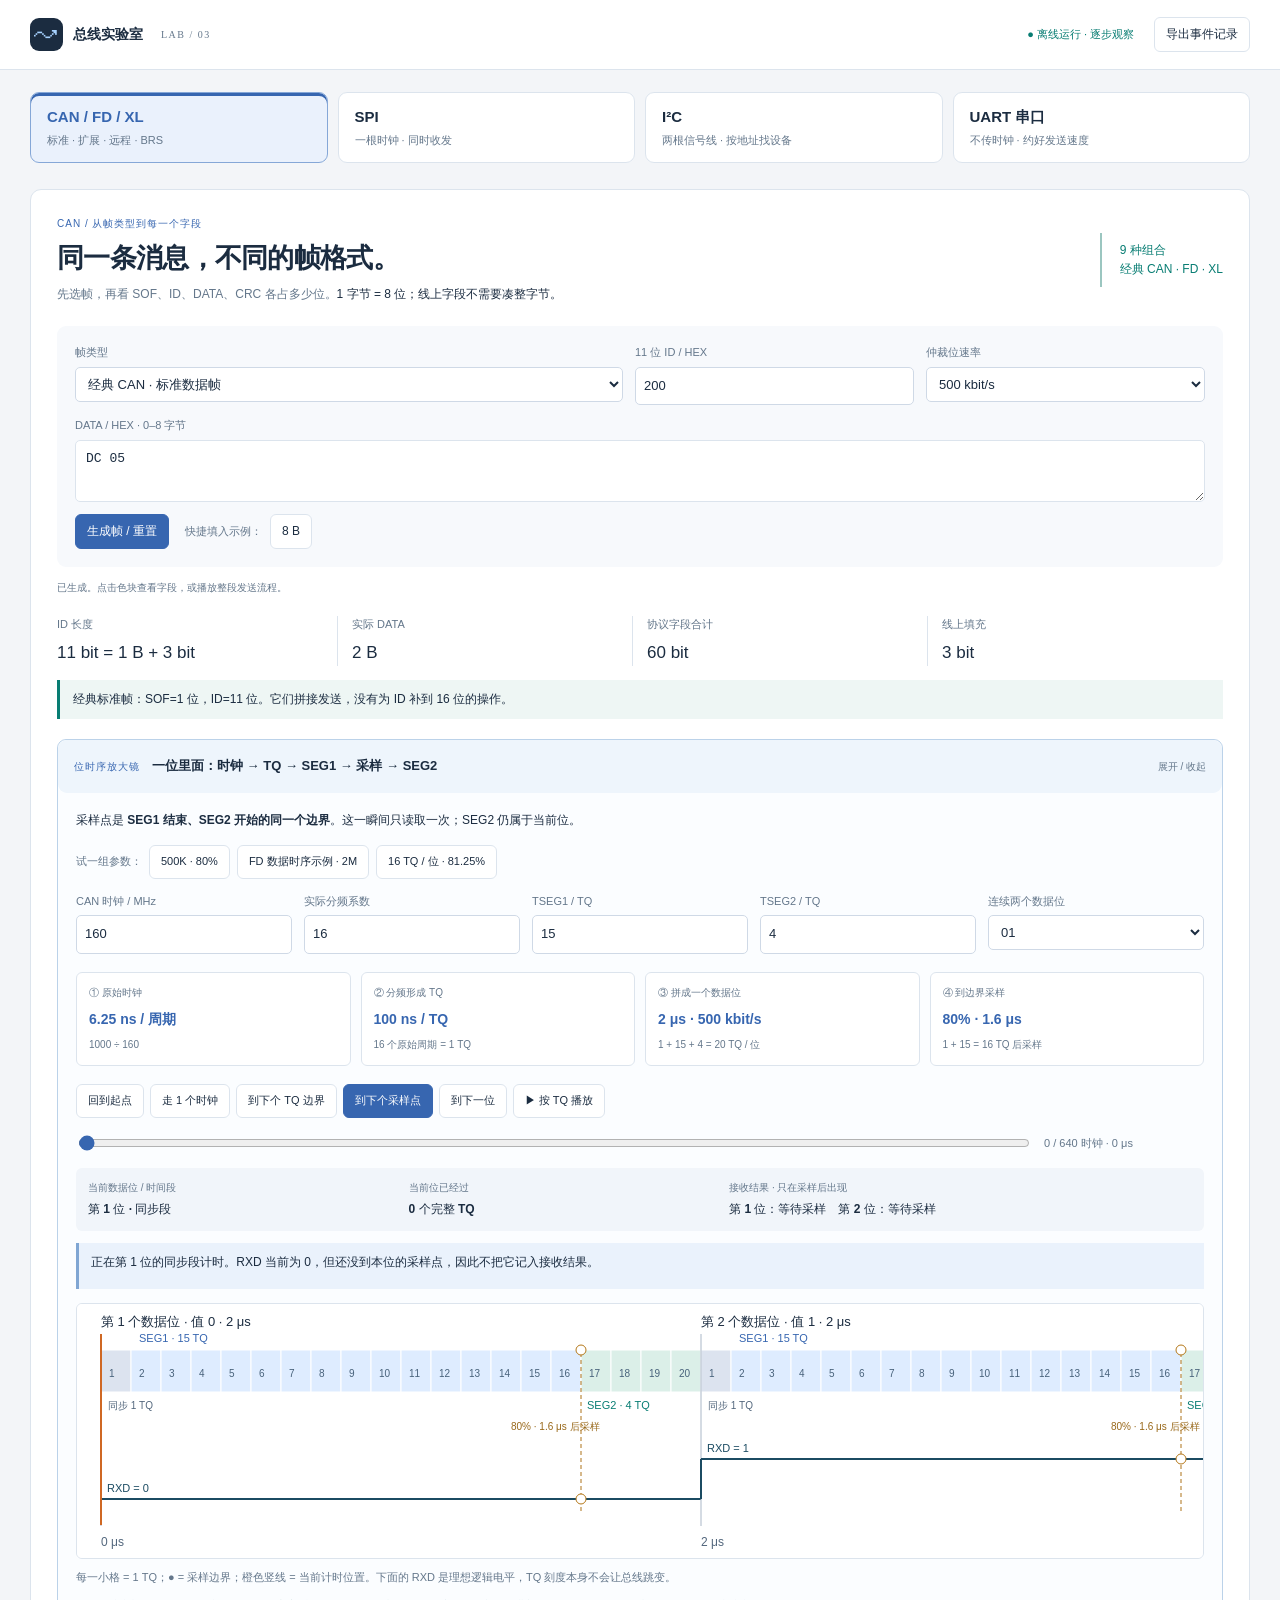
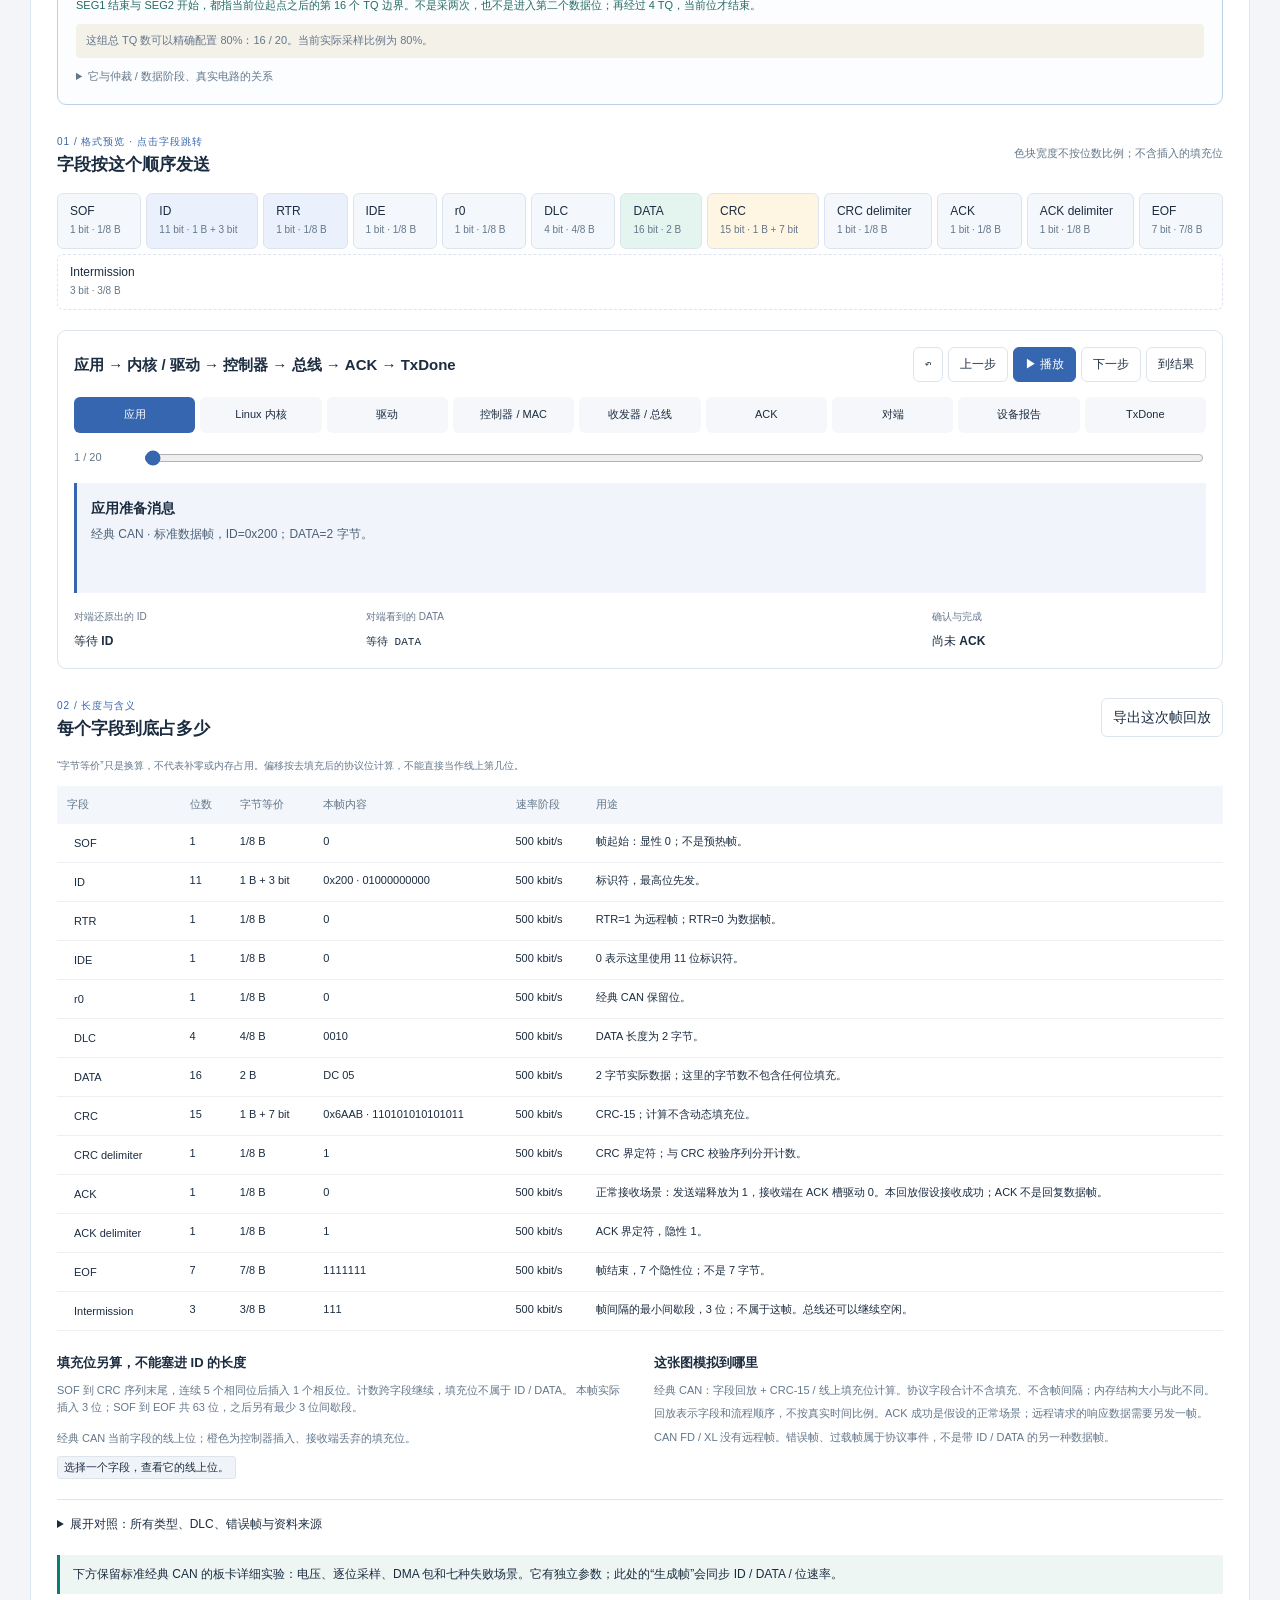
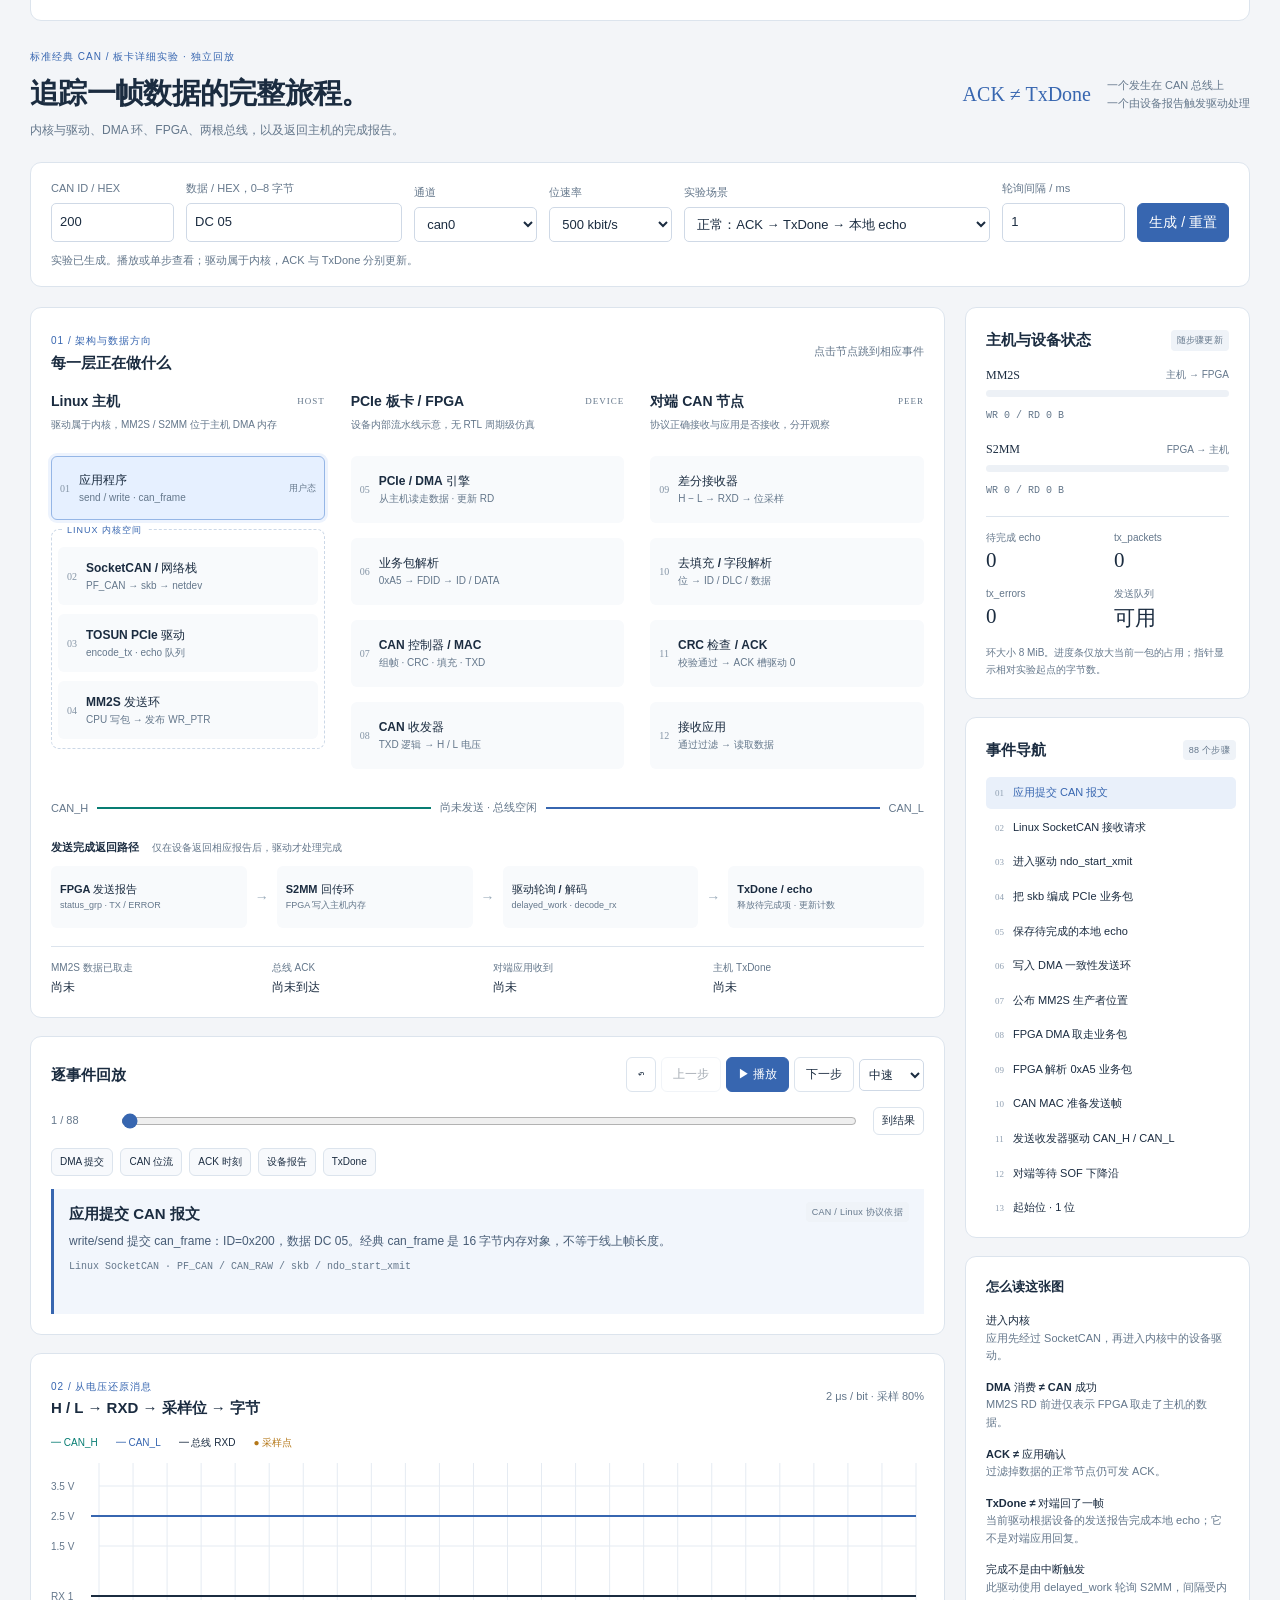
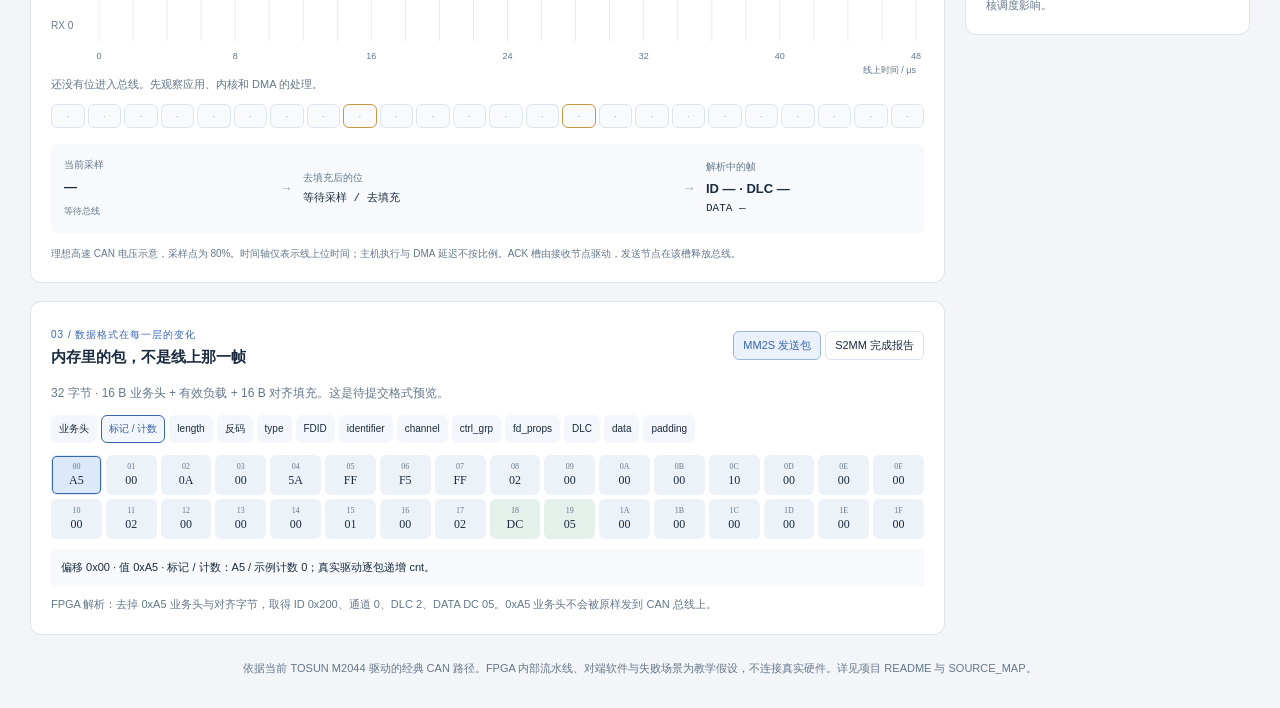
<file: can-end-to-end-lab/CAN全链路实验室.html>
<!doctype html><html lang="zh-CN"><head><meta charset="utf-8"><meta name="viewport" content="width=device-width, initial-scale=1"><title>总线实验室 · CAN / CAN FD / CAN XL / SPI / I²C / UART</title><style>:root{--bg:#f3f5f8;--ink:#1b2c40;--muted:#64778b;--line:#dce4ed;--blue:#3766b0;--green:#087d73;--amber:#b47718;--red:#b7434c;--soft:#eaf1fa}*{box-sizing:border-box}body{margin:0;background:var(--bg);color:var(--ink);font:14px/1.6 'Segoe UI','Microsoft YaHei',sans-serif}button,input,select{font:inherit}button{cursor:pointer;padding:7px 11px;border:1px solid var(--line);border-radius:6px;background:white;color:var(--ink)}button:hover{background:var(--soft)}button:disabled{opacity:.4;cursor:default}button:focus-visible,input:focus-visible,select:focus-visible{outline:3px solid #8ba8d7;outline-offset:2px}.primary{background:var(--blue);border-color:var(--blue);color:white}.primary:hover{background:#285394}input,select{width:100%;min-width:0;padding:8px;border:1px solid #cfd9e6;border-radius:5px;color:var(--ink);background:white}h1,h2,h3,p{margin:0}h1{font-size:29px;letter-spacing:-.7px;font-weight:650;margin:5px 0}h2{font-size:15px;font-weight:650}h3{font-size:14px;font-weight:600}code{font-family:Consolas,'Microsoft YaHei',monospace}header{height:70px;background:white;border-bottom:1px solid var(--line);display:flex;align-items:center;gap:20px;padding:0 30px}.brand{margin-right:auto;text-decoration:none;color:var(--ink);display:flex;align-items:center;gap:10px;font-weight:600}.brand>span{width:33px;height:33px;border-radius:9px;background:var(--ink);color:#a7d2ff;text-align:center;font:26px/33px sans-serif}.brand small{font:10px Consolas;letter-spacing:1.5px;margin-left:8px;color:var(--muted)}.mode{font-size:11px;color:var(--green)}header button{font-size:12px}main{max-width:1640px;padding:26px 30px;margin:auto}.intro{display:flex;justify-content:space-between;gap:30px;align-items:center;margin-bottom:22px}.eyebrow{font-size:10px;letter-spacing:1px;color:var(--blue)}.intro p:not(.eyebrow){font-size:12px;color:var(--muted)}.intro-note{display:flex;align-items:center;gap:16px}.intro-note b{font:20px Consolas;color:var(--blue)}.intro-note span{font-size:11px;color:var(--muted)}.panel{padding:20px;background:white;border:1px solid var(--line);border-radius:11px;min-width:0}.config{margin-bottom:20px;padding:17px 20px}.config form{display:flex;gap:12px;flex-wrap:wrap;align-items:end}.config label{flex:1 1 90px;font-size:11px;color:var(--muted);min-width:0}.config label input,.config label select{display:block;margin-top:5px;font-size:13px}.config .payload-field{flex:2 1 150px}.config .scenario-field{flex:2 1 240px}.config button{align-self:end;margin-bottom:0}.muted{color:var(--muted);font-size:11px}#config-note{margin-top:10px}#validation{color:var(--red);padding-top:10px;font-size:12px}.layout{display:grid;grid-template-columns:minmax(0,1fr) 285px;gap:20px;align-items:start}.main-column,.side-column{display:flex;flex-direction:column;gap:18px;min-width:0}.heading{display:flex;align-items:center;justify-content:space-between;gap:12px;margin-bottom:15px;flex-wrap:wrap}.architecture{display:grid;grid-template-columns:repeat(3,minmax(0,1fr));gap:26px}.domain{min-width:0;position:relative;z-index:1}.domain h3{display:flex;justify-content:space-between;align-items:center;flex-wrap:wrap;gap:5px;margin-bottom:5px}.domain h3 span{order:2;font:9px Consolas;color:var(--muted);letter-spacing:1px}.domain-sub{height:39px;font-size:10px;color:var(--muted);line-height:1.5}.node{width:100%;display:flex;gap:9px;text-align:left;align-items:center;padding:10px 8px;margin-bottom:9px;position:relative;min-height:64px;background:#f8fafc;border-color:transparent;transition:background .18s,border-color .18s,box-shadow .18s}.node i{font:10px Consolas;color:#8494a5;font-style:normal}.node b{display:block;font-weight:550;font-size:12px}.node small{display:block;font-size:10px;color:var(--muted);overflow-wrap:anywhere}.node em{font-size:9px;font-style:normal;margin-left:auto;color:var(--muted)}.node.active{background:#e6f0ff;border-color:#95b6e6;box-shadow:0 0 0 3px #edf3fd}.node.visited:not(.active){background:#eff6f4}.kernel-area{border:1px dashed #ccd8e7;border-radius:8px;padding:17px 6px 0;margin-top:3px;position:relative}.kernel-area .node{min-height:58px}.boundary{position:absolute;top:-7px;left:10px;background:white;font-size:9px;letter-spacing:1px;color:var(--blue);padding:0 5px}.fpga .node,.peer .node{margin-bottom:15px;min-height:67px}#topology{position:relative}#connections{position:absolute;inset:0;width:100%;height:100%;pointer-events:none;overflow:visible;z-index:2}.bus-band{position:relative;z-index:1;display:flex;align-items:center;gap:9px;padding:16px 0 6px;color:var(--muted);font:11px Consolas,'Microsoft YaHei',sans-serif}.physical-line{height:2px;flex:1;background:var(--green)}.physical-line.l{background:var(--blue)}.bus-band b{font-size:11px;font-weight:400;text-align:center;max-width:50%}.bus-band.active b{color:var(--green);font-weight:600}.return-label{margin:18px 0 9px;font-size:11px;font-weight:600}.return-label span{font-size:10px;font-weight:400;color:var(--muted);margin-left:10px}.return-path{display:flex;align-items:center;gap:8px;position:relative;z-index:1}.return-path>.node{margin:0;min-height:62px;padding:8px;flex:1;min-width:0}.return-path>span{color:#9aabba}.return-path .node b{font-size:11px}.return-path .node small{font-size:9px}.live-status{margin-top:18px;border-top:1px solid var(--line);padding-top:13px;display:grid;grid-template-columns:repeat(4,1fr);gap:10px}.live-status span{display:block;color:var(--muted);font-size:10px}.live-status b{display:block;font-size:12px;font-weight:550;margin-top:2px}.good{color:var(--green)}.bad{color:var(--red)}.warn{color:var(--amber)}.controls{display:flex;gap:5px;align-items:center;flex-wrap:wrap}.controls button{font-size:12px}.controls select{width:65px;padding:7px 5px;font-size:12px}.scrubber{display:flex;align-items:center;gap:14px;font-size:11px;color:var(--muted)}.scrubber span{min-width:54px}.scrubber input{flex:1;accent-color:var(--blue);padding:0}.scrubber button{font-size:11px;padding:4px 8px}.jump-buttons{display:flex;gap:7px;flex-wrap:wrap;margin:13px 0}.jump-buttons button{font-size:10px;padding:5px 8px;background:#f7f9fc}#event-detail{background:#f2f6fc;border-left:3px solid var(--blue);padding:13px 15px;min-height:125px}#event-detail h3{font-size:15px;margin-bottom:5px}#event-detail p{font-size:12px;line-height:1.7;color:#475c75}#event-detail code{display:block;font-size:10px;color:var(--muted);overflow-wrap:anywhere;margin-top:8px}.tag{display:inline-block;font-size:9px;letter-spacing:.3px;border-radius:4px;padding:3px 6px;background:#eff3f8;color:var(--muted)}.evidence{float:right;margin-left:7px}.signal-legend{display:flex;gap:18px;flex-wrap:wrap;font-size:10px;color:var(--ink)}.green{color:var(--green)}.blue{color:var(--blue)}.amber{color:var(--amber)}#wave{display:block;width:100%;height:225px}.bit-info{font-size:11px;color:var(--muted);min-height:20px}.bit-list{display:flex;gap:3px;margin:8px 0 16px}.bit-list button{flex:1;min-width:0;font:11px Consolas;padding:5px 0}.bit-list button.selected{background:var(--ink);color:white}.bit-list button.stuffed{border-color:#c89644}.bit-list button.future{color:#abb5c2;background:#f8fafc}.decode-chain{display:flex;align-items:center;gap:10px;background:#f7f9fc;border-radius:6px;padding:13px}.decode-chain>div{flex:1;min-width:0}.decode-chain>div:nth-of-type(2){flex:1.8}.decode-chain label{display:block;font-size:10px;color:var(--muted);margin-bottom:4px}.decode-chain strong{display:block;font-size:13px;font-weight:550}.decode-chain small{font-size:9px;color:var(--muted)}.decode-chain code{font-size:11px;overflow-wrap:anywhere;display:block}.decode-chain>span{color:#9caec3}.fine-print{font-size:10px;color:var(--muted);margin-top:12px;line-height:1.7}.packet-tabs{display:flex;gap:4px}.packet-tabs button{font-size:11px;padding:5px 9px}.packet-tabs button.active{background:var(--soft);border-color:#9db5d7;color:var(--blue)}#packet-caption{font-size:12px;color:var(--muted);margin-bottom:12px}#packet-fields{display:flex;gap:4px;flex-wrap:wrap;margin-bottom:12px}#packet-fields button{font-size:10px;padding:5px 7px;background:#f3f6fa;border-color:transparent}#packet-fields button.active{border-color:var(--blue);color:var(--blue)}#hex-grid{display:grid;grid-template-columns:repeat(16,minmax(0,1fr));gap:4px}#hex-grid button{padding:6px 0;font:12px Consolas;border-color:transparent;background:#edf2f8;position:relative}#hex-grid button.data{background:#e4f1eb}#hex-grid button.active{box-shadow:inset 0 0 0 1px var(--blue);background:#dce9fb}#hex-grid button small{display:block;color:var(--muted);font-size:8px;margin-bottom:2px}.byte-detail{background:#f7f9fc;font-size:11px;padding:10px;margin-top:10px;min-height:37px}.packet-parse{font-size:11px;color:var(--muted);margin-top:10px;overflow-wrap:anywhere}.ring{margin-bottom:17px}.ring>div:first-child{display:flex;justify-content:space-between;align-items:center;margin-bottom:7px}.ring b{font:12px Consolas}.ring span{font-size:10px;color:var(--muted)}.ring-track{height:7px;background:#edf1f6;border-radius:5px;overflow:hidden;margin-bottom:5px}.ring-track i{display:block;width:0;height:100%;background:var(--blue);transition:width .15s}.ring:nth-of-type(3) .ring-track i{background:var(--green)}.ring code{font-size:10px;color:var(--muted)}#counter-grid{display:grid;grid-template-columns:1fr 1fr;gap:13px;border-top:1px solid var(--line);padding-top:13px}#counter-grid span{display:block;font-size:10px;color:var(--muted)}#counter-grid b{display:block;font:21px Consolas;margin-top:2px}.events-panel{padding-right:13px}#events{max-height:440px;overflow:auto;scrollbar-width:thin}#events button{border:0;border-radius:5px;display:block;text-align:left;width:100%;font-size:11px;padding:7px 9px;margin-bottom:3px;background:transparent}#events button span{display:inline-block;font:9px Consolas;margin-right:9px;color:#90a0b2}#events button.active{background:#e9f0fa;color:var(--blue)}#events button.past{color:#6b7c90}.knowledge p{font-size:11px;color:var(--muted);margin-top:14px}.knowledge b{color:var(--ink);font-weight:550}.knowledge h2{font-size:13px}footer{color:var(--muted);font-size:11px;text-align:center;padding:25px 0 5px}[hidden]{display:none!important}@media(max-width:1250px){.layout{grid-template-columns:minmax(0,1fr) 245px;gap:15px}.panel{padding:16px}.architecture{gap:15px}.node b{font-size:11px}.node small{font-size:9px}.node{gap:5px}.domain h3{font-size:12px}.domain-sub{font-size:9px}.intro-note{display:none}.return-path{gap:3px}.return-path .node{padding:7px 4px}.domain h3 span{display:none}}@media(max-width:1000px){.layout{grid-template-columns:1fr}.side-column{display:grid;grid-template-columns:1fr 1fr}.knowledge{grid-column:1/-1}.knowledge p{display:inline-block;width:32%;vertical-align:top;padding-right:15px}.architecture{gap:23px}.node b{font-size:12px}.node small{font-size:10px}.domain-sub{height:35px}.events-panel nav{max-height:260px}}@media(max-width:640px){header{padding:0 14px;gap:8px}.brand small,.mode{display:none}.brand{font-size:13px}header button{font-size:10px;padding:6px}main{padding:20px 12px}h1{font-size:24px}.panel{padding:14px}.architecture{grid-template-columns:1fr;gap:18px}.domain-sub{height:auto;margin-bottom:10px}.node{margin-bottom:7px;min-height:55px}.fpga .node,.peer .node{margin-bottom:7px;min-height:55px}.domain h3{font-size:14px}.domain h3 span{display:block}.return-path{display:grid;grid-template-columns:1fr 15px 1fr}.return-path>span:nth-of-type(2){display:none}.return-label span{display:block;margin-left:0}.live-status{grid-template-columns:1fr 1fr}.side-column{display:flex}.knowledge p{display:block;width:auto}.decode-chain{flex-wrap:wrap}.decode-chain>div:nth-of-type(2){flex-basis:60%}.decode-chain>div:nth-of-type(3){flex-basis:100%;border-top:1px solid var(--line);padding-top:8px}.decode-chain>span:nth-of-type(2){display:none}#hex-grid{grid-template-columns:repeat(8,minmax(0,1fr))}.signal-legend{gap:10px}.config form{gap:9px}.config .scenario-field{flex-basis:100%}.scrubber{gap:7px}.bit-list{gap:2px}.bit-list button{font-size:10px}.heading{gap:10px}#event-detail{min-height:160px}}
</style><style>.protocol-picker{max-width:1640px;margin:22px auto 0;padding:0 30px;display:grid;grid-template-columns:repeat(4,1fr);gap:10px}.protocol-picker button{padding:12px 16px;text-align:left;background:#fff;border-radius:9px}.protocol-picker b{display:block;font-size:15px;font-weight:600}.protocol-picker span{display:block;color:var(--muted);font-size:11px;margin-top:3px}.protocol-picker button[aria-pressed=true]{background:#eaf1fc;border-color:#85a7d7;box-shadow:inset 0 3px var(--blue)}.protocol-picker button[aria-pressed=true] b{color:var(--blue)}.serial-rule{background:white;border:1px solid var(--line);border-radius:8px;padding:12px 20px;color:var(--blue);font-size:13px;max-width:330px}#serial-config-note{margin-top:10px}#serial-validation{color:var(--red);font-size:12px;margin-top:10px}#serial-form .serial-data{flex:2 1 160px}.serial-journey{margin-bottom:18px}#serial-stages{display:grid;grid-template-columns:repeat(5,minmax(0,1fr));gap:14px}#serial-stages button{text-align:left;padding:13px;border-color:transparent;background:#f4f7fb;position:relative}#serial-stages button+button:before{content:'→';position:absolute;left:-13px;top:25px;color:#91a1b7}#serial-stages button.active{background:#e4eefc;border-color:#88abdc}#serial-stages button.visited:not(.active){background:#edf6f2}#serial-stages small{display:block;font:10px Consolas;color:var(--muted)}#serial-stages b{display:block;font-size:13px;margin:4px 0}#serial-stages span{display:block;font-size:11px;color:var(--muted)}.serial-layout{display:grid;grid-template-columns:minmax(0,1fr) 305px;gap:18px;align-items:start}.serial-jumps{display:flex;gap:8px;flex-wrap:wrap;margin:14px 0}.serial-jumps button{font-size:11px}.serial-jumps span{margin-left:auto;align-self:center;color:var(--muted);font:11px Consolas}#serial-event{background:#eef4fc;border-left:3px solid var(--blue);padding:15px;min-height:112px}#serial-event h3{font-size:15px;margin-bottom:6px}#serial-event p{font-size:12px;color:#475c75}#serial-levels{display:flex;gap:8px;flex-wrap:wrap;margin:8px 0}#serial-levels span{border:1px solid var(--line);border-radius:5px;padding:3px 9px;color:var(--muted);font:11px Consolas}#serial-levels b{color:var(--ink);margin-left:8px}.serial-wave-scroll{overflow-x:auto;max-width:100%;border-radius:6px;background:#fafbfd}#serial-wave{width:100%;min-width:650px;display:block;touch-action:pan-x}#serial-wave text{font-family:Consolas,'Microsoft YaHei',sans-serif}.serial-decode{display:grid;grid-template-columns:1fr 1fr;gap:16px;margin-top:18px;border-top:1px solid var(--line);padding-top:16px}.serial-decode label{display:block;color:var(--muted);font-size:11px;margin-bottom:6px}.serial-decode code{font:12px/1.8 Consolas;overflow-wrap:anywhere;display:block}.serial-decode strong{font:20px Consolas;color:var(--green);overflow-wrap:anywhere}.serial-result h2{margin:8px 0;font-size:17px}.serial-result p{font-size:12px;color:var(--muted)}.serial-result[data-ok=true]{border-top:3px solid var(--green)}.serial-result[data-ok=false]{border-top:3px solid var(--amber)}.serial-message{background:#f4f7fb;border-radius:6px;padding:10px 12px;margin-top:17px}.serial-message span{display:block;color:var(--muted);font-size:10px}.serial-message code{display:block;font-size:17px;margin-top:5px;overflow-wrap:anywhere}#serial-lines dl{display:grid;grid-template-columns:48px 1fr;gap:8px 10px;font-size:12px;margin:16px 0}#serial-lines dt{font-weight:650;color:var(--blue)}#serial-lines dd{margin:0;color:var(--muted)}.serial-remember{padding:12px;background:#f2f6fc;font-size:12px;border-radius:6px}.serial-more{font-size:12px}.serial-more summary{cursor:pointer;font-weight:600}.serial-more p{margin-top:14px;color:var(--muted)}.serial-more ul{padding-left:18px;color:var(--muted)}.serial-more li{margin-bottom:7px}#serial-sources a{display:block;color:var(--blue);font-size:11px;margin-top:7px;overflow-wrap:anywhere}@media(max-width:1050px){.serial-layout{grid-template-columns:1fr}.serial-layout>.side-column{display:grid;grid-template-columns:1fr 1fr}.serial-more{grid-column:1/-1}.serial-rule{display:none}}@media(max-width:640px){.protocol-picker{padding:0 12px;margin-top:14px;grid-template-columns:1fr 1fr;gap:7px}.protocol-picker button{padding:10px 12px}.protocol-picker span{font-size:10px}.protocol-picker b{font-size:14px}#serial-stages{grid-template-columns:1fr;gap:6px}#serial-stages button{display:grid;grid-template-columns:24px 85px 1fr;align-items:center;padding:8px 10px}#serial-stages b{font-size:12px;margin:0}#serial-stages button+button:before{display:none}.serial-layout>.side-column{display:flex}.serial-decode{gap:14px 10px}.serial-jumps span{width:100%;margin-left:0}.serial-decode strong{font-size:17px}#serial-event{min-height:140px}}
</style><style>.family-panel{margin-bottom:28px;padding:26px}.family-heading{display:flex;gap:24px;justify-content:space-between;align-items:center;margin-bottom:22px}.family-heading h1{font-size:27px}.family-heading p:not(.eyebrow){color:var(--muted);font-size:12px}.family-heading p b{color:var(--ink);font-weight:500}.family-badge{border-left:2px solid #9bc6c0;padding:8px 0 8px 18px;color:var(--green);white-space:nowrap;font-size:12px}#family-form{display:flex;gap:12px;flex-wrap:wrap;background:#f7f9fc;padding:18px;border-radius:9px}#family-form label{display:block;flex:1 1 145px;min-width:0;font-size:11px;color:var(--muted)}#family-form input,#family-form select,#family-form textarea{margin-top:5px;font-size:13px}#family-form .family-type{flex:2 1 280px}#family-form #family-data-box{flex-basis:100%}#family-data{display:block;width:100%;resize:vertical;min-height:62px;max-height:180px;padding:10px;border:1px solid var(--line);border-radius:5px;font-family:Consolas,monospace;color:var(--ink);background:white}#family-xl-options{display:flex;gap:12px;flex-basis:100%}.family-form-actions{display:flex;align-items:center;flex-wrap:wrap;gap:8px}.family-form-actions span{font-size:11px;color:var(--muted);margin-left:8px}.family-form-actions button{font-size:12px}#family-error{color:var(--red);padding:12px;background:#fff2f2;border-radius:5px;margin-top:10px}.family-summary{display:grid;grid-template-columns:repeat(4,1fr);gap:14px;margin:20px 0 14px}.family-summary>div{border-right:1px solid var(--line);min-width:0}.family-summary>div:last-child{border:0}.family-summary span{display:block;font-size:11px;color:var(--muted)}.family-summary strong{display:block;font:17px/1.6 Consolas,'Microsoft YaHei',sans-serif;margin-top:5px}.family-callout{background:#eef6f4;border-left:3px solid var(--green);padding:10px 13px;font-size:12px}.family-section-heading{margin-top:24px}.family-section-heading h2{font-size:17px}#family-ribbon{display:flex;gap:5px;flex-wrap:wrap}.family-field{text-align:left;border:1px solid #dce4ef;background:#f4f7fb;padding:10px 12px;min-width:75px;flex:1 0 auto}.family-field b{display:block;font:12px Consolas,sans-serif}.family-field span{display:block;font-size:10px;color:var(--muted);margin-top:4px}.family-field.id{background:#eaf1fd}.family-field.data{background:#e4f4ee}.family-field.crc{background:#fff5e3}.family-field.gap{border-style:dashed;background:white}.family-field.active{outline:2px solid var(--blue);outline-offset:1px}.family-field.past{border-bottom:3px solid #7baaa1}.family-playback{margin-top:20px;border:1px solid var(--line);padding:16px;border-radius:9px}#family-path{display:flex;gap:5px;flex-wrap:wrap;margin-bottom:14px}#family-path button{flex:1;font-size:11px;background:#f5f7fa;white-space:nowrap;border-color:transparent;padding:8px}#family-path .active{background:var(--blue);color:white}#family-event{margin-top:14px;padding:14px;background:#f1f5fb;min-height:110px;border-left:3px solid var(--blue)}#family-event h3{margin-bottom:6px}#family-event p{font-size:12px;color:#4c6077}#family-event code{display:block;overflow-wrap:anywhere;font-size:11px;margin-top:8px;color:var(--muted)}.family-received{display:grid;grid-template-columns:1fr 2fr 1fr;gap:18px;margin-top:16px;align-items:start}.family-received>div{min-width:0}.family-received label{display:block;font-size:10px;color:var(--muted);margin-bottom:4px}.family-received strong{font-size:12px;font-weight:550}.family-received code{font-size:11px;overflow-wrap:anywhere}.family-table-scroll{overflow:auto;max-width:100%;margin-top:12px}.family-table{width:100%;border-collapse:collapse;font-size:11px;min-width:760px}.family-table th{background:#f3f6fa;color:var(--muted);font-weight:500;text-align:left;padding:10px}.family-table td{padding:9px 10px;border-bottom:1px solid #edf1f5;vertical-align:top}.family-table td:first-child{white-space:nowrap}.family-table td:nth-child(2),.family-table td:nth-child(3){white-space:nowrap}.family-table td:nth-child(4){font-family:Consolas,'Microsoft YaHei',sans-serif;overflow-wrap:anywhere;max-width:260px}.family-table td:last-child{min-width:240px}.family-table td button{font:11px Consolas,sans-serif;padding:3px 6px;border-color:transparent;background:transparent}.family-table tr.active{background:#edf4ff}.family-bottom{display:grid;grid-template-columns:1fr 1fr;gap:28px;margin-top:22px}.family-bottom h2{font-size:13px;margin-bottom:8px}.family-bottom p{font-size:11px;color:var(--muted);margin-bottom:6px}#family-wire-bits{display:flex;flex-wrap:wrap;gap:3px;margin-top:9px}#family-wire-bits span{padding:3px 6px;background:#f0f4f9;font:11px Consolas,sans-serif;border:1px solid var(--line);border-radius:3px}#family-wire-bits .stuffed{background:#fff4dd;border-color:#dca64a;color:#96610b}.family-reference{border-top:1px solid var(--line);margin-top:20px;padding-top:15px;font-size:11px}.family-reference summary{cursor:pointer;font-size:12px}.family-reference p{margin-top:13px;color:var(--muted)}#family-sources{display:flex;flex-wrap:wrap;gap:14px;margin:14px 0}#family-sources a{color:var(--blue)}#family-classic-link{margin-top:20px}@media(max-width:900px){.family-summary{grid-template-columns:repeat(2,1fr)}.family-summary>div:nth-child(2){border:0}.family-received{grid-template-columns:1fr 1fr}.family-received>div:nth-child(2){grid-column:1/-1;order:3}.family-bottom{grid-template-columns:1fr;gap:18px}}@media(max-width:640px){.family-panel{padding:14px}.family-heading h1{font-size:22px}.family-badge{display:none}#family-form{padding:12px}#family-xl-options{flex-wrap:wrap}.family-summary strong{font-size:13px}.family-heading p:not(.eyebrow){font-size:11px}.family-heading p b{display:block;margin-top:6px}.family-playback{padding:12px}.family-field{padding:8px}.family-section-heading h2{font-size:15px}.family-table-scroll{max-height:420px}.family-form-actions span{margin-left:0}.family-summary{gap:12px}.family-playback .heading h2{font-size:13px}}
</style><style>#timing-lab{margin:20px 0;border:1px solid #bbd2e9;border-radius:9px;background:#fbfdff;min-width:0}#timing-lab>summary{cursor:pointer;padding:16px;display:flex;align-items:center;gap:12px;flex-wrap:wrap;background:#eef5fc;border-radius:9px;font-size:13px}#timing-lab>summary>span:last-child{margin-left:auto;color:var(--muted);font-size:10px}.timing-content{padding:18px;min-width:0}.timing-lead{font-size:12px;margin-bottom:15px}.timing-presets{display:flex;align-items:center;gap:7px;flex-wrap:wrap;margin-bottom:14px}.timing-presets span{font-size:11px;color:var(--muted)}.timing-presets button{font-size:11px}#timing-form{display:grid;grid-template-columns:repeat(5,minmax(0,1fr));gap:12px}#timing-form label{font-size:11px;color:var(--muted)}#timing-form input,#timing-form select{display:block;margin-top:5px;font-size:13px}#timing-error{background:#fff0f0;color:var(--red);padding:10px;font-size:12px;margin-top:10px}#timing-equations{display:grid;grid-template-columns:repeat(4,minmax(0,1fr));gap:10px;margin:18px 0}#timing-equations>div{border:1px solid var(--line);border-radius:6px;background:white;padding:12px;min-width:0}#timing-equations span,#timing-equations small{display:block;font-size:10px;color:var(--muted)}#timing-equations strong{display:block;font-size:14px;color:var(--blue);margin:7px 0;overflow-wrap:anywhere}.timing-controls{display:flex;gap:6px;flex-wrap:wrap}.timing-controls button{font-size:11px}.timing-scrubber{display:flex;align-items:center;gap:12px;margin:14px 0}.timing-scrubber input{flex:1;min-width:0;accent-color:var(--blue);padding:0}.timing-scrubber output{font:11px Consolas,sans-serif;color:var(--muted);min-width:160px}.timing-live{display:grid;grid-template-columns:1fr 1fr 1.5fr;gap:12px;background:#f1f5fa;padding:12px;border-radius:6px}.timing-live span{display:block;font-size:10px;color:var(--muted)}.timing-live strong{display:block;font-size:12px;font-weight:550;margin-top:4px}#timing-event{margin-top:12px;padding:10px 12px;border-left:3px solid #80a6d3;background:#eaf2fc;font-size:12px;min-height:46px}#timing-event.sample-now{background:#fff3da;border-color:#c38a27}.timing-chart-scroll{width:100%;max-width:100%;overflow-x:auto;border:1px solid var(--line);border-radius:6px;background:white;margin-top:14px}#timing-chart{display:block;max-width:none;font-family:Consolas,'Microsoft YaHei',sans-serif}.timing-chart-note,#timing-boundary-note,#timing-quantization,.timing-scope{font-size:11px;color:var(--muted);margin-top:10px}#timing-boundary-note{color:#256a64}#timing-quantization{padding:8px 10px;background:#f4f1e9;border-radius:4px}.timing-scope summary{cursor:pointer}.timing-scope p{margin-top:8px}@media(max-width:1000px){#timing-equations{grid-template-columns:1fr 1fr}.timing-live{grid-template-columns:1fr 1fr}.timing-live>div:last-child{grid-column:1/-1}}@media(max-width:640px){#timing-form{grid-template-columns:1fr 1fr;gap:8px}.timing-content{padding:12px}#timing-lab>summary{padding:12px;gap:6px}#timing-lab>summary b{flex-basis:100%;font-size:12px}#timing-lab>summary>span:last-child{margin-left:0}#timing-equations{gap:6px}#timing-equations>div{padding:8px}#timing-equations strong{font-size:12px}.timing-scrubber{flex-wrap:wrap}.timing-scrubber input{flex-basis:100%}.timing-scrubber output{font-size:10px}.timing-live{gap:8px}}
</style></head><body>
<header><a class="brand" href="#"><span>↝</span> 总线实验室 <small>LAB / 03</small></a><span class="mode">● 离线运行 · 逐步观察</span><button id="export">导出事件记录</button></header>
<nav class="protocol-picker" aria-label="选择实验协议">
<button data-protocol="CAN" aria-pressed="true"><b>CAN / FD / XL</b><span>标准 · 扩展 · 远程 · BRS</span></button>
<button data-protocol="SPI" aria-pressed="false"><b>SPI</b><span>一根时钟 · 同时收发</span></button>
<button data-protocol="I2C" aria-pressed="false"><b>I²C</b><span>两根信号线 · 按地址找设备</span></button>
<button data-protocol="UART" aria-pressed="false"><b>UART 串口</b><span>不传时钟 · 约好发送速度</span></button>
</nav>
<main id="can-lab"><div id="classic-can-detail"><section class="intro"><div><p class="eyebrow">标准经典 CAN / 板卡详细实验 · 独立回放</p><h1>追踪一帧数据的完整旅程。</h1><p>内核与驱动、DMA 环、FPGA、两根总线，以及返回主机的完成报告。</p></div><div class="intro-note"><b>ACK ≠ TxDone</b><span>一个发生在 CAN 总线上<br>一个由设备报告触发驱动处理</span></div></section>
<section class="config panel"><form id="config-form"><label>CAN ID / HEX<input id="identifier" value="200" maxlength="5" autocomplete="off"></label><label class="payload-field">数据 / HEX，0–8 字节<input id="payload" value="DC 05" autocomplete="off"></label><label>通道<select id="channel"><option value="0">can0</option><option value="1">can1</option><option value="2">can2</option><option value="3">can3</option></select></label><label>位速率<select id="bitrate"><option value="125000">125 kbit/s</option><option value="250000">250 kbit/s</option><option value="500000" selected>500 kbit/s</option><option value="1000000">1 Mbit/s</option></select></label><label class="scenario-field">实验场景<select id="scenario"><option value="success">正常：ACK → TxDone → 本地 echo</option><option value="noack">总线：无对端，没有 ACK</option><option value="listen">总线：对端只听，不发 ACK</option><option value="filtered">对端：过滤数据，但仍 ACK</option><option value="lost-report">主机：有 ACK，丢失完成报告</option><option value="txerror">设备：注入发送失败报告</option><option value="ringfull">驱动：发送环满，停止队列</option></select></label><label>轮询间隔 / ms<input id="poll" type="number" min="1" max="100" value="1"></label><button class="primary" type="submit">生成 / 重置</button></form><div id="validation" role="alert" hidden></div><div id="config-note" class="muted">以当前驱动的经典 CAN 路径为依据；FPGA 内部行为为教学模型。修改参数后重新生成。</div></section>
<div class="layout"><section class="main-column">
<section class="panel path-panel"><div class="heading"><div><span class="eyebrow">01 / 架构与数据方向</span><h2>每一层正在做什么</h2></div><span class="muted">点击节点跳到相应事件</span></div><div id="topology"><svg id="connections" aria-hidden="true"></svg><div class="architecture">
<div class="domain host"><h3><span>HOST</span> Linux 主机</h3><div class="domain-sub">驱动属于内核，MM2S / S2MM 位于主机 DMA 内存</div><button class="node" data-node="app"><i>01</i><div><b>应用程序</b><small>send / write · can_frame</small></div><em>用户态</em></button><div class="kernel-area"><span class="boundary">LINUX 内核空间</span><button class="node" data-node="kernel"><i>02</i><div><b>SocketCAN / 网络栈</b><small>PF_CAN → skb → netdev</small></div></button><button class="node" data-node="driver"><i>03</i><div><b>TOSUN PCIe 驱动</b><small>encode_tx · echo 队列</small></div></button><button class="node" data-node="mm2s"><i>04</i><div><b>MM2S 发送环</b><small>CPU 写包 → 发布 WR_PTR</small></div></button></div></div>
<div class="domain fpga"><h3><span>DEVICE</span> PCIe 板卡 / FPGA</h3><div class="domain-sub">设备内部流水线示意，无 RTL 周期级仿真</div><button class="node" data-node="fpga-dma"><i>05</i><div><b>PCIe / DMA 引擎</b><small>从主机读走数据 · 更新 RD</small></div></button><button class="node" data-node="fpga-parser"><i>06</i><div><b>业务包解析</b><small>0xA5 → FDID → ID / DATA</small></div></button><button class="node" data-node="mac"><i>07</i><div><b>CAN 控制器 / MAC</b><small>组帧 · CRC · 填充 · TXD</small></div></button><button class="node" data-node="txphy"><i>08</i><div><b>CAN 收发器</b><small>TXD 逻辑 → H / L 电压</small></div></button></div>
<div class="domain peer"><h3><span>PEER</span> 对端 CAN 节点</h3><div class="domain-sub">协议正确接收与应用是否接收，分开观察</div><button class="node" data-node="rxphy"><i>09</i><div><b>差分接收器</b><small>H − L → RXD → 位采样</small></div></button><button class="node" data-node="peer-parser"><i>10</i><div><b>去填充 / 字段解析</b><small>位 → ID / DLC / 数据</small></div></button><button class="node" data-node="peer-crc"><i>11</i><div><b>CRC 检查 / ACK</b><small>校验通过 → ACK 槽驱动 0</small></div></button><button class="node" data-node="peer-app"><i>12</i><div><b>接收应用</b><small>通过过滤 → 读取数据</small></div></button></div>
</div><div class="bus-band" id="bus-band"><span>CAN_H</span><div class="physical-line h"></div><b id="bus-label">总线空闲 · 隐性 1</b><div class="physical-line l"></div><span>CAN_L</span></div><div class="return-label">发送完成返回路径 <span>仅在设备返回相应报告后，驱动才处理完成</span></div><div class="return-path"><button class="node" data-node="report"><div><b>FPGA 发送报告</b><small>status_grp · TX / ERROR</small></div></button><span>→</span><button class="node" data-node="s2mm"><div><b>S2MM 回传环</b><small>FPGA 写入主机内存</small></div></button><span>→</span><button class="node" data-node="poll"><div><b>驱动轮询 / 解码</b><small>delayed_work · decode_rx</small></div></button><span>→</span><button class="node" data-node="echo"><div><b>TxDone / echo</b><small>释放待完成项 · 更新计数</small></div></button></div></div>
<div class="live-status"><div><span>MM2S 数据已取走</span><b id="status-dma">尚未</b></div><div><span>总线 ACK</span><b id="status-ack">尚未到达</b></div><div><span>对端应用收到</span><b id="status-peer">尚未</b></div><div><span>主机 TxDone</span><b id="status-done">尚未</b></div></div></section>
<section class="panel player"><div class="heading"><h2>逐事件回放</h2><div class="controls"><button id="reset" aria-label="回到起点">↶</button><button id="previous">上一步</button><button id="play" class="primary">▶ 播放</button><button id="next">下一步</button><select id="speed" aria-label="播放速度"><option value="900">慢速</option><option value="350" selected>中速</option><option value="90">快速</option></select></div></div><div class="scrubber"><span id="position"></span><input id="seek" type="range" min="0" value="0" aria-label="选择流程事件"><button id="finish">到结果</button></div><div class="jump-buttons"><button data-jump="mm2s">DMA 提交</button><button data-jump="bus">CAN 位流</button><button id="jump-ack">ACK 时刻</button><button data-jump="report">设备报告</button><button data-jump="echo">TxDone</button></div><div id="event-detail" aria-live="polite"></div></section>
<section class="panel signals"><div class="heading"><div><span class="eyebrow">02 / 从电压还原消息</span><h2>H / L → RXD → 采样位 → 字节</h2></div><span id="wire-clock" class="muted"></span></div><div class="signal-legend"><span class="green">━ CAN_H</span><span class="blue">━ CAN_L</span><span>━ 总线 RXD</span><span class="amber">● 采样点</span></div><svg id="wave" role="img" aria-label="CAN_H、CAN_L、总线逻辑及采样波形"></svg><div class="bit-info" id="bit-info"></div><div class="bit-list" id="bits"></div><div class="decode-chain"><div><label>当前采样</label><strong id="sampled">—</strong><small id="sample-detail"></small></div><span>→</span><div><label>去填充后的位</label><code id="raw-bits">等待位流</code></div><span>→</span><div><label>解析中的帧</label><strong id="parsed-id">ID — · DLC —</strong><code id="rx-bytes">DATA —</code></div></div><p class="fine-print">理想高速 CAN 电压示意，采样点为 80%。时间轴仅表示线上位时间；主机执行与 DMA 延迟不按比例。ACK 槽由接收节点驱动，发送节点在该槽释放总线。</p></section>
<section class="panel packets"><div class="heading"><div><span class="eyebrow">03 / 数据格式在每一层的变化</span><h2>内存里的包，不是线上那一帧</h2></div><div class="packet-tabs"><button id="packet-tx" class="active">MM2S 发送包</button><button id="packet-rx">S2MM 完成报告</button></div></div><div id="packet-caption"></div><div id="packet-fields"></div><div id="hex-grid"></div><p id="byte-detail" class="byte-detail" aria-live="polite">选择字节，查看偏移与所属字段。</p><div id="packet-parse" class="packet-parse"></div></section>
</section>
<aside class="side-column"><section class="panel counters"><div class="heading"><h2>主机与设备状态</h2><span class="tag">随步骤更新</span></div><div class="ring"><div><b>MM2S</b><span>主机 → FPGA</span></div><div class="ring-track"><i id="mm2s-fill"></i></div><code id="mm2s-pointers"></code></div><div class="ring"><div><b>S2MM</b><span>FPGA → 主机</span></div><div class="ring-track"><i id="s2mm-fill"></i></div><code id="s2mm-pointers"></code></div><div id="counter-grid"></div><p class="fine-print">环大小 8 MiB。进度条仅放大当前一包的占用；指针显示相对实验起点的字节数。</p></section><section class="panel events-panel"><div class="heading"><h2>事件导航</h2><span class="tag" id="event-count"></span></div><nav id="events" aria-label="流程事件"></nav></section><section class="panel knowledge"><h2>怎么读这张图</h2><p><b>进入内核</b><br>应用先经过 SocketCAN，再进入内核中的设备驱动。</p><p><b>DMA 消费 ≠ CAN 成功</b><br>MM2S RD 前进仅表示 FPGA 取走了主机的数据。</p><p><b>ACK ≠ 应用确认</b><br>过滤掉数据的正常节点仍可发 ACK。</p><p><b>TxDone ≠ 对端回了一帧</b><br>当前驱动根据设备的发送报告完成本地 echo；它不是对端应用回复。</p><p><b>完成不是由中断触发</b><br>此驱动使用 delayed_work 轮询 S2MM，间隔受内核调度影响。</p></section></aside></div>
<footer>依据当前 TOSUN M2044 驱动的经典 CAN 路径。FPGA 内部流水线、对端软件与失败场景为教学假设，不连接真实硬件。详见项目 README 与 SOURCE_MAP。</footer></div></main>
<main id="serial-lab" hidden>
<section class="intro"><div><p class="eyebrow" id="serial-eyebrow"></p><h1 id="serial-title"></h1><p id="serial-intro"></p></div><div class="serial-rule" id="serial-rule"></div></section>
<section class="config panel"><form id="serial-form"></form><div id="serial-validation" role="alert" hidden></div><p class="muted" id="serial-config-note">修改参数后点击“生成 / 重置”。数据用十六进制填写，每两位代表一个字节。</p></section>
<section class="panel serial-journey"><div class="heading"><h2>先看五步：数据经过哪里</h2><span class="muted">点击任一步，跳到对应时刻</span></div><div id="serial-stages"></div><p id="serial-architecture" class="fine-print"></p></section>
<div class="serial-layout"><div class="main-column">
<section class="panel player"><div class="heading"><h2>慢下来，看每一次变化</h2><div class="controls"><button id="serial-reset" aria-label="回到起点">↶</button><button id="serial-prev">上一步</button><button id="serial-play" class="primary">▶ 播放</button><button id="serial-next">下一步</button><select id="serial-speed" aria-label="协议播放速度"><option value="900">慢速</option><option value="300" selected>中速</option><option value="65">快速</option></select></div></div><div class="scrubber"><span id="serial-position"></span><input id="serial-seek" type="range" min="0" value="0" aria-label="选择协议事件"><button id="serial-finish">到结果</button></div><div class="serial-jumps"><button id="serial-first-sample">第一次采样</button><button id="serial-first-byte">拼出一个字节</button><span id="serial-time"></span></div><div id="serial-event" aria-live="polite"></div></section>
<section class="panel"><div class="heading"><div><span class="eyebrow">电平 → 采样 → 数据</span><h2>线上的 0 和 1</h2></div><span class="muted">● 采样　│ 当前时刻 · 点击波形跳转</span></div><div id="serial-levels"></div><div class="serial-wave-scroll"><svg id="serial-wave" role="img" aria-label="信号电平与接收采样时间"></svg></div><p id="serial-wave-note" class="fine-print"></p><div class="serial-decode"><div><label>已经发出的数据位</label><code id="serial-tx-bits">—</code></div><div><label>已经采到的数据位</label><code id="serial-rx-bits">—</code></div><div><label id="serial-received-label">对端拼出的字节</label><strong id="serial-received">—</strong></div><div id="serial-returned-box"><label>主机采回的字节</label><strong id="serial-returned">—</strong></div></div></section>
</div><aside class="side-column">
<section class="panel serial-result"><span class="eyebrow">这次实验的结果</span><h2 id="serial-result-title">还在起点</h2><p id="serial-result-detail"></p><div class="serial-message"><span id="serial-message-label">准备发送</span><code id="serial-message"></code></div></section>
<section class="panel"><h2>这几根线各做什么</h2><div id="serial-lines"></div><p id="serial-remember" class="serial-remember"></p></section>
<details class="panel serial-more"><summary>想深入：内核、驱动与模型范围</summary><p id="serial-linux"></p><ul id="serial-limits"></ul><div id="serial-sources"></div></details>
</aside></div>
<footer>教学仿真，不连接真实硬件。SPI / I²C / UART 展示通用控制器路径；不代表当前 CAN 板卡实现了这些接口。线上时间按协议计算，软件执行时间不按比例。</footer>
</main><script>(function (root, factory) {
  'use strict';
  const api = factory();
  if (typeof module === 'object' && module.exports) module.exports = api;
  if (root) root.ProtocolLab = api;
})(typeof window !== 'undefined' ? window : globalThis, function () {
  'use strict';

  function integer(value, min, max, label) {
    const n = Number(value);
    if (!Number.isInteger(n) || n < min || n > max) throw new Error(`${label}必须是 ${min}～${max} 的整数。`);
    return n;
  }
  function positive(value, label) {
    const n = Number(value);
    if (!Number.isFinite(n) || n <= 0) throw new Error(`${label}必须是大于 0 的有限数。`);
    return n;
  }
  function parseData(input, maxBytes = 8) {
    let bytes;
    if (Array.isArray(input) || ArrayBuffer.isView(input)) bytes = Array.from(input);
    else {
      const text = String(input == null ? '' : input).trim();
      if (!text) bytes = [];
      else {
        let tokens = text.split(/[\s,:_-]+/).filter(Boolean);
        if (tokens.length === 1 && !/^0x/i.test(tokens[0]) && tokens[0].length > 2 && tokens[0].length % 2 === 0) tokens = tokens[0].match(/.{2}/g);
        if (tokens.some(t => !/^(?:0x)?[\da-f]{1,2}$/i.test(t))) throw new Error('数据请输入十六进制字节，例如 DC 05 00 FF。');
        bytes = tokens.map(t => parseInt(t.replace(/^0x/i, ''), 16));
      }
    }
    if (bytes.length > maxBytes) throw new Error(`数据最多 ${maxBytes} 字节。`);
    return bytes.map(n => integer(n, 0, 255, '数据字节'));
  }
  function canId(value) {
    if (typeof value === 'string') {
      if (!/^(?:0x)?[\da-f]{1,3}$/i.test(value.trim())) throw new Error('CAN ID 请输入 000～7FF 的十六进制数。');
      value = parseInt(value.replace(/^0x/i, ''), 16);
    }
    return integer(value, 0, 0x7ff, '标准 CAN ID');
  }
  function timing(config = {}) {
    const clockMHz = positive(config.clockMHz == null ? 160 : config.clockMHz, 'CAN 时钟 MHz');
    if (clockMHz > 1000) throw new Error('本实验 CAN 时钟范围为大于 0 且不超过 1000 MHz。');
    const brp = integer(config.brp == null ? 16 : config.brp, 1, 1024, '实际分频系数');
    const tseg1 = integer(config.tseg1 == null ? 15 : config.tseg1, 1, 256, 'TSEG1');
    const tseg2 = integer(config.tseg2 == null ? 4 : config.tseg2, 1, 128, 'TSEG2');
    const totalTq = 1 + tseg1 + tseg2;
    const tqNs = 1000 * brp / clockMHz;
    const bitNs = totalTq * tqNs;
    return { clockMHz, brp, tseg1, tseg2, totalTq, tqNs, bitNs, bitUs: bitNs / 1000,
      bitrate: 1e9 / bitNs, samplePercent: (1 + tseg1) / totalTq * 100, sampleNs: (1 + tseg1) * tqNs };
  }
  function suggestTiming(clockMHz, bitrate, samplePercent = 80) {
    const hz = positive(clockMHz, 'CAN 时钟 MHz') * 1e6;
    bitrate = positive(bitrate, '目标位速率');
    samplePercent = positive(samplePercent, '目标采样点');
    if (samplePercent >= 100 || clockMHz > 1000) throw new Error('采样点应小于 100%，时钟不超过 1000 MHz。');
    let best = null;
    for (let totalTq = 3; totalTq <= 385; totalTq++) {
      const idealBrp = hz / bitrate / totalTq;
      for (const brp of new Set([Math.floor(idealBrp), Math.ceil(idealBrp)])) {
      if (brp < 1 || brp > 1024) continue;
      const tseg1 = Math.max(1, Math.min(256, totalTq - 2, Math.round(totalTq * samplePercent / 100) - 1));
      const tseg2 = totalTq - 1 - tseg1;
      if (tseg2 < 1 || tseg2 > 128) continue;
      const t = timing({ clockMHz, brp, tseg1, tseg2 });
      const errorPercent = (t.bitrate / bitrate - 1) * 100;
      const score = Math.abs(errorPercent) * 1e6 + Math.abs(t.samplePercent - samplePercent) * 100 + Math.abs(totalTq - 20) * 0.001;
      if (!best || score < best.score) best = { ...t, targetBitrate: bitrate, targetSamplePercent: samplePercent, errorPercent, score };
      }
    }
    if (!best) throw new Error('在本实验的分频与 TQ 范围内无法找到配置。');
    delete best.score;
    return best;
  }
  function binary(value, width) {
    return Array.from({ length: width }, (_, i) => (value >>> (width - i - 1)) & 1);
  }
  function bitsNumber(bits) { return bits.reduce((n, b) => (n << 1) | (typeof b === 'number' ? b : b.value), 0); }
  function crc15(values) {
    let crc = 0;
    for (const v of values) {
      const feedback = ((crc >>> 14) & 1) ^ (typeof v === 'number' ? v : v.value);
      crc = (crc << 1) & 0x7fff;
      if (feedback) crc ^= 0x4599;
    }
    return crc;
  }
  function fieldSegments(bits) {
    const result = [];
    for (let i = 0; i < bits.length; i++) {
      const b = bits[i];
      const last = result[result.length - 1];
      if (last && last.name === b.field && last.byteIndex === b.byteIndex) { last.end++; last.length++; }
      else result.push({ name: b.field, start: i, end: i + 1, length: 1, byteIndex: b.byteIndex });
    }
    return result;
  }
  function stuffBits(raw) {
    const bits = [];
    let last = -1, run = 0;
    raw.forEach((b, rawIndex) => {
      bits.push({ ...b, rawIndex, stuffed: false, index: bits.length });
      run = b.value === last ? run + 1 : 1;
      last = b.value;
      if (run === 5) {
        last = 1 - last;
        bits.push({ value: last, field: b.field, rawIndex: null, stuffed: true, index: bits.length });
        run = 1;
      }
    });
    return bits;
  }
  function decodeCan(bits) {
    const raw = [];
    let cursor = 0, last = -1, run = 0, target = 34, dlc = 0;
    function fail(code, detail) { return { ok: false, code, detail, raw, cursor, data: [], crc: null }; }
    while (raw.length < target) {
      if (cursor >= bits.length) return fail('format', '报文提前结束。');
      const value = bits[cursor++].value;
      raw.push(value);
      run = value === last ? run + 1 : 1;
      last = value;
      if (raw.length === 19) {
        dlc = bitsNumber(raw.slice(15, 19));
        if (dlc > 8) return fail('format', '本实验只支持 DLC 0～8。');
        target = 19 + dlc * 8 + 15;
      }
      if (run === 5) {
        if (cursor >= bits.length || bits[cursor].value === last) return fail('stuff', `线上第 ${cursor + 1} 位违反位填充规则。`);
        last = bits[cursor++].value;
        run = 1;
      }
    }
    if (raw[0] !== 0 || raw[12] !== 0 || raw[13] !== 0 || raw[14] !== 0) return fail('format', '起始位或标准数据帧格式不正确。');
    const receivedCrc = bitsNumber(raw.slice(-15));
    const calculatedCrc = crc15(raw.slice(0, -15));
    const data = Array.from({ length: dlc }, (_, i) => bitsNumber(raw.slice(19 + i * 8, 27 + i * 8)));
    const formatOffsets = [0, 2, 3, 4, 5, 6, 7, 8, 9];
    if (formatOffsets.some(i => !bits[cursor + i] || bits[cursor + i].value !== 1)) return { ...fail('format', 'CRC 分隔符、ACK 分隔符或 EOF 的格式错误。'), crc: receivedCrc, calculatedCrc };
    if (receivedCrc !== calculatedCrc) return { ...fail('crc', '接收端重新计算的 CRC 与帧内 CRC 不一致，丢弃这帧。'), crc: receivedCrc, calculatedCrc };
    return { ok: true, code: 'valid', detail: '位填充、帧格式和 CRC 检查通过。', raw, cursor, id: bitsNumber(raw.slice(1, 12)), data, crc: receivedCrc, calculatedCrc };
  }
  function buildCan(config = {}) {
    const id = canId(config.id == null ? 0x200 : config.id);
    const data = parseData(config.data == null ? [0xdc, 0x05] : config.data);
    const t = timing(config);
    const receiver = config.receiver || 'normal';
    if (!['normal', 'listen', 'missing'].includes(receiver)) throw new Error('接收节点模式无效。');
    const fault = config.fault || 'none';
    if (!['none', 'bitflip'].includes(fault)) throw new Error('故障类型无效。');
    const filterId = config.filterId == null || config.filterId === '' ? null : canId(config.filterId);
    const delayNs = Number(config.delayNs || 0);
    if (!Number.isFinite(delayNs) || delayNs < 0 || delayNs > 1e8) throw new Error('边沿迟到时间应为 0～100000000 ns。');
    const raw = [];
    function add(field, values) { for (const value of values) raw.push({ value, field }); }
    add('SOF', [0]); add('ID', binary(id, 11)); add('RTR', [0]); add('IDE', [0]); add('r0', [0]);
    add('DLC', binary(data.length, 4));
    data.forEach(byte => add('DATA', binary(byte, 8)));
    const crc = crc15(raw);
    add('CRC', binary(crc, 15));
    const bits = stuffBits(raw);
    const stuffCount = bits.filter(b => b.stuffed).length;
    function tail(field, values) { values.forEach(value => bits.push({ value, field, rawIndex: null, stuffed: false, index: bits.length })); }
    tail('CRC delimiter', [1]); tail('ACK', [1]); tail('ACK delimiter', [1]); tail('EOF', Array(7).fill(1)); tail('IFS', Array(3).fill(1));
    const intendedBits = bits.map(b => ({ ...b }));
    let faultIndex = null;
    if (fault === 'bitflip') {
      faultIndex = bits.findIndex(b => b.field === (data.length ? 'DATA' : 'CRC') && !b.stuffed);
      bits[faultIndex].value ^= 1;
      bits[faultIndex].fault = true;
    }
    const decoded = decodeCan(bits);
    const timingOk = delayNs < t.sampleNs;
    const valid = decoded.ok && timingOk;
    const ack = receiver === 'normal' && valid;
    const ackIndex = bits.findIndex(b => b.field === 'ACK');
    bits[ackIndex].value = ack ? 0 : 1;
    intendedBits[ackIndex].value = receiver === 'normal' ? 0 : 1;
    const filterAccepted = filterId == null || decoded.id === filterId;
    const delivered = receiver !== 'missing' && valid && filterAccepted;
    let outcome;
    if (receiver === 'missing') outcome = { ok: false, code: 'noack', title: 'ACK 错误：没有接收节点', detail: 'ACK 槽保持隐性 1，发送端未得到确认；自动重发取决于控制器配置。' };
    else if (!timingOk) outcome = { ok: false, code: 'timing', title: '采样时序不足（简化模型）', detail: '相对本地位边界的边沿迟到/稳定时间已到达采样点，本实验判为不可可靠读取。它不是电缆单程延迟的直接判据。' };
    else if (!decoded.ok) outcome = { ok: false, code: decoded.code, title: decoded.code === 'crc' ? '接收 CRC 校验失败' : decoded.code === 'stuff' ? '接收位填充检查失败' : '接收帧格式检查失败', detail: decoded.detail };
    else if (receiver === 'listen') outcome = { ok: false, code: 'noack', title: '监听端可解码，发送端未获 ACK', detail: filterAccepted ? '监听端已正确解码，但监听模式不驱动 ACK；发送端认为本次发送失败。' : '监听端校验通过但被过滤，且监听模式不驱动 ACK；发送端认为本次发送失败。' };
    else if (!filterAccepted) outcome = { ok: true, code: 'filtered', title: '总线发送成功，应用未收到', detail: '正常节点对有效帧发送 ACK；验收过滤器只决定是否交给应用，不决定是否 ACK。' };
    else outcome = { ok: true, code: 'success', title: '发送成功，接收应用获得数据', detail: '接收端去填充并通过 CRC、格式检查，驱动 ACK，过滤通过后将数据交给应用。' };
    const logs = [
      `应用提交标准帧 ID 0x${id.toString(16).toUpperCase().padStart(3, '0')}，${data.length} 字节。`,
      `控制器按 SOF、ID、控制字段、数据构造帧，CRC-15 为 0x${crc.toString(16).toUpperCase().padStart(4, '0')}。`,
      `SOF 至 CRC 序列之间插入 ${stuffCount} 个填充位；线上共 ${bits.length - 3} 位，随后有 3 位 IFS。`,
      `收发器用差分状态表示位：显性 0 约 2 V 差分；隐性 1 约 0 V 差分。`,
      `每位 ${t.bitUs.toFixed(3)} μs，本地位起点后 ${(t.sampleNs / 1000).toFixed(3)} μs 采样（${t.samplePercent.toFixed(2)}%）。`
    ];
    if (faultIndex != null) logs.push(`接收端误读实验：把线上第 ${faultIndex + 1} 位翻转，保留后续帧用于检查。`);
    logs.push(receiver === 'missing' ? '没有接收节点参与。' : timingOk ? decoded.detail : '边沿迟到超过简化时序预算。');
    logs.push(ack ? '正常接收节点把 ACK 槽驱动为显性 0。' : 'ACK 槽保持隐性 1，发送端未获得确认。');
    logs.push(outcome.detail);
    return { protocol: 'CAN', id, data, bits, intendedBits, fields: fieldSegments(bits), timing: t, crc,
      crcReceived: decoded.crc, crcCalculated: decoded.calculatedCrc, stuffCount, faultIndex, ack, ackIndex,
      filterAccepted, receiver, delayNs, outcome, rxData: delivered ? decoded.data : [], rxBits: decoded.raw,
      samples: bits.map((b, i) => ({ index: i, timeUs: (i * t.bitNs + t.sampleNs) / 1000, expected: intendedBits[i].value, actual: b.value, field: b.field, ok: timingOk && b.value === intendedBits[i].value })),
      frameBitCount: bits.length - 3, durationUs: bits.length * t.bitUs, logs,
      limits: [
        '经典 CAN、11 位标准数据帧、0～8 字节；不包含 CAN FD/XL 或远程帧。',
        '电压为高速 CAN 典型示意值；没有模拟模拟电路、反射、噪声及收发器电气门限。',
        '边沿迟到指相对接收端本地位边界的稳定时间；固定传播延迟可由 SOF 同步吸收，真实仲裁还需往返传播预算。',
        '位翻转用于接收解码实验；真实节点可能通过位监测更早中止。波形保留名义帧尾，不模拟错误标志、自动重发、错误计数和 Bus Off。',
        '未实现完整振荡器漂移、重同步、SJW 和多节点传播；时序参数范围为实验范围，不代表某款芯片。'
      ] };
  }
  function arbitrate(idA, idB) {
    idA = canId(idA); idB = canId(idB);
    const a = binary(idA, 11), b = binary(idB, 11), steps = [];
    let activeA = true, activeB = true, lossIndex = null, winner = 'tie', loser = null;
    for (let i = 0; i < 11; i++) {
      const txA = activeA ? a[i] : 1, txB = activeB ? b[i] : 1;
      const bus = txA & txB;
      let lost = null;
      if (activeA && txA === 1 && bus === 0) { activeA = false; lost = 'A'; winner = 'B'; loser = 'A'; lossIndex = i; }
      if (activeB && txB === 1 && bus === 0) { activeB = false; lost = 'B'; winner = 'A'; loser = 'B'; lossIndex = i; }
      steps.push({ index: i, a: a[i], b: b[i], txA, txB, bus, activeA, activeB, lost });
    }
    return { idA, idB, winner, loser, lossIndex, steps, detail: winner === 'tie' ? 'ID 相同，ID 字段未决出胜负；相同标准数据帧仲裁字段可以同时通过，数据不同可能导致位错误。' : `${winner} 获胜；${loser} 在 ID 的第 ${lossIndex + 1} 位发 1 却读到 0，退出仲裁并转为接收。此表仅展示 ID 位，省略共同填充位。` };
  }
  function buildUart(config = {}) {
    const data = parseData(config.data == null ? [0x55, 0xa5] : config.data, 32);
    if (!data.length) throw new Error('UART 实验至少输入一个数据字节。');
    const baud = positive(config.baud == null ? 115200 : config.baud, '发送波特率');
    const receiverBaud = positive(config.receiverBaud == null ? baud : config.receiverBaud, '接收波特率');
    if (baud > 1e8 || receiverBaud > 1e8) throw new Error('UART 波特率应不超过 100000000。');
    const parity = config.parity || 'none';
    if (!['none', 'even', 'odd'].includes(parity)) throw new Error('请选择无校验、偶校验或奇校验。');
    const delayNs = Number(config.delayNs || 0);
    if (!Number.isFinite(delayNs) || delayNs < 0) throw new Error('传播延迟应为非负有限数。');
    const bits = [], frames = [];
    const bitUs = 1e6 / baud, rxBitUs = 1e6 / receiverBaud, delayUs = delayNs / 1000;
    data.forEach((byte, byteIndex) => {
      const start = bits.length;
      function push(value, field) { bits.push({ value, field, byteIndex, stuffed: false, rawIndex: bits.length, index: bits.length }); }
      push(0, 'START');
      const values = Array.from({ length: 8 }, (_, i) => (byte >>> i) & 1);
      values.forEach(v => push(v, 'DATA'));
      if (parity !== 'none') push((values.reduce((a, b) => a + b, 0) % 2) ^ (parity === 'odd' ? 1 : 0), 'PARITY');
      push(1, 'STOP');
      frames.push({ byteIndex, byte, start, end: bits.length, startUs: start * bitUs + delayUs });
    });
    const samples = [], rxData = [];
    let observedMismatch = false, framingError = false, parityError = false, sampleOutside = false;
    function lineAt(timeUs) {
      const i = Math.floor((timeUs - delayUs) / bitUs + 1e-10);
      return i >= 0 && i < bits.length ? bits[i].value : 1;
    }
    for (const frame of frames) {
      const values = [];
      for (let j = 0; j < frame.end - frame.start; j++) {
        const timeUs = frame.startUs + (j + 0.5) * rxBitUs;
        const bit = bits[frame.start + j], actual = lineAt(timeUs);
        const inWindow = timeUs >= frame.startUs + j * bitUs && timeUs < frame.startUs + (j + 1) * bitUs;
        samples.push({ index: frame.start + j, timeUs, expected: bit.value, actual, field: bit.field, byteIndex: frame.byteIndex, ok: actual === bit.value, inWindow });
        values.push(actual);
        if (!inWindow) sampleOutside = true;
        if (actual !== bit.value) observedMismatch = true;
      }
      const received = values.slice(1, 9).reduce((n, v, i) => n | (v << i), 0);
      const frameOk = values[0] === 0 && values[values.length - 1] === 1;
      const parityOk = parity === 'none' || ((values.slice(1, 10).reduce((a, b) => a + b, 0) % 2) === (parity === 'odd' ? 1 : 0));
      framingError = framingError || !frameOk;
      parityError = parityError || !parityOk;
      Object.assign(frame, { received, framingOk: frameOk, parityOk, samples: samples.slice(-values.length) });
      if (frameOk && parityOk) rxData.push(received);
    }
    let outcome;
    if (framingError) outcome = { ok: false, code: 'framing', title: 'UART 帧错误', detail: '接收时钟偏差使起始位或停止位采样不符合格式，部分字节无法正确接收。' };
    else if (parityError) outcome = { ok: false, code: 'parity', title: 'UART 奇偶校验失败', detail: '采样后的数据和校验位不满足所选奇偶规则。' };
    else if (observedMismatch) outcome = { ok: false, code: 'corrupted', title: '数据被误读，UART 未必能察觉', detail: '采样值与发送值不同，但起始/停止位与所选校验仍通过；UART 没有 CAN 的 CRC 和 ACK。' };
    else if (sampleOutside) outcome = { ok: true, code: 'margin', title: '此数据碰巧读对，时序裕量不足', detail: '至少一个采样点已偏出对应位区间；相邻位电平相同使本次读值仍一致，不能保证其他数据可靠。' };
    else outcome = { ok: true, code: 'success', title: 'UART 接收完成', detail: '每个字节由起始位重新建立采样时序；按最低有效位优先还原字节，停止位及所选校验通过。' };
    const logs = [
      `应用提交 ${data.length} 字节，格式为 8${parity === 'none' ? 'N' : parity === 'even' ? 'E' : 'O'}1。`,
      '发送器为每个字节加入起始位 0、8 位数据（LSB 优先）、可选校验位及停止位 1。',
      `发送 ${baud} baud，每位 ${bitUs.toFixed(3)} μs；接收 ${receiverBaud} baud。`,
      '接收端从每字节起始下降沿计时，半个位检查起始位，随后每个位中心采样。',
      outcome.detail
    ];
    return { protocol: 'UART', data, baud, receiverBaud, parity, delayNs, bits, intendedBits: bits.map(b => ({ ...b })), fields: fieldSegments(bits),
      timing: { bitrate: baud, bitNs: bitUs * 1000, bitUs, samplePercent: 50, sampleNs: bitUs * 500 }, samples, frames, rxData, outcome,
      durationUs: bits.length * bitUs + delayUs, logs, limits: [
        'UART 使用理想单端逻辑电平示意；不代表 RS-232 或 RS-485 的电气电压。',
        '每个发送字节的起始沿都能被理想接收器重新捕获；严重失配时真实 UART 还可能漏掉起始沿，本模型不模拟该状态机。',
        '采用理想中心单点采样；未模拟过采样、多数表决、抖动或噪声。固定传播延迟整体平移接收时间，不直接产生时钟失配。',
        'UART 本身没有 CRC、仲裁和 ACK；应用层需要自行定义消息边界与可靠性机制。'
      ] };
  }
  return { parseData, timing, suggestTiming, buildCan, buildUart, arbitrate, crc15, stuffBits, decodeCan };
});
</script><script>/* A deterministic teaching trace, based on the current host driver contract.
 * No FPGA RTL, interrupt emulation, board access or wall-clock claims. */
(function (root, factory) {
  const wire = typeof module === 'object' && module.exports ? require('./wire.js') : root.ProtocolLab;
  const api = factory(wire);
  if (typeof module === 'object' && module.exports) module.exports = api;
  if (root) root.FlowLab = api;
})(typeof window !== 'undefined' ? window : globalThis, function (P) {
  'use strict';
  const RING_SIZE = 8 * 1024 * 1024;
  const SCENARIOS = ['success', 'noack', 'listen', 'filtered', 'lost-report', 'txerror', 'ringfull'];
  const SOURCE = {
    xmit: 'tosun_pcie_core.c:1302 · tosun_pcie_can_start_xmit',
    encode: 'tosun_pcie_protocol.c:67 · tosun_tsdev_encode_tx（标准 CAN 分支）',
    echoPut: 'tosun_pcie_core.c:1360 · can_put_echo_skb',
    publish: 'tosun_pcie_core.c:1364–1369 · ring_copy_to / dma_wmb / write_mm2s_producer',
    poll: 'tosun_pcie_core.c:986 · tosun_pcie_poll_work（delayed_work）',
    rx: 'tosun_pcie_protocol.c:288 · tosun_tsdev_decode_rx',
    dispatch: 'tosun_pcie_core.c:564 · tosun_pcie_handle_rx_event',
    complete: 'tosun_pcie_core.c:458 · tosun_pcie_complete_echo / can_get_echo_skb',
    abort: 'tosun_pcie_core.c:480 · tosun_pcie_abort_echo / can_free_echo_skb',
    consumer: 'tosun_pcie_core.c:950–971 · s2mm_rd / write_s2mm_consumer',
    socket: 'Linux SocketCAN · PF_CAN / CAN_RAW / skb / ndo_start_xmit',
    protocol: '经典 CAN · 标准数据帧 / CRC-15 / 位填充 / ACK',
    model: '教学模型：未提供 FPGA RTL，内部模块与耗时不作实测结论'
  };
  function integer(n, min, max, name) {
    n = Number(n);
    if (!Number.isInteger(n) || n < min || n > max) throw new Error(`${name}必须是 ${min}～${max} 的整数。`);
    return n;
  }
  function hex(n) { return '0x' + n.toString(16).toUpperCase(); }
  function le(value, width) {
    let n = BigInt(value);
    const bytes = [];
    for (let i = 0; i < width; i++) { bytes.push(Number(n & 255n)); n >>= 8n; }
    return bytes;
  }
  function readLe(bytes, offset, width) {
    let n = 0n;
    for (let i = width - 1; i >= 0; i--) n = (n << 8n) | BigInt(bytes[offset + i]);
    return Number(n);
  }
  function header(payloadLength, fdid, count = 0, type = 2) {
    const a = [0xa5, count, ...le(payloadLength, 2)];
    return [...a, ...a.map(b => (~b) & 255), type, 0, 0, 0, ...le(fdid, 2), 0, 0];
  }
  function packet(headerBytes, payload) {
    return headerBytes.concat(payload, Array((16 - payload.length % 16) % 16).fill(0));
  }
  function txPacket(id, data, channel = 0) {
    const payload = [...le(id, 4), channel, 1, 0, data.length, ...data];
    return packet(header(payload.length, 16), payload);
  }
  function reportPacket(id, dataLength, channel = 0, error = false, timestampUs = 1000) {
    const payload = [...le(timestampUs, 8), ...le(id, 4), channel, dataLength, error ? 0x81 : 0x01, 0];
    // type=1 and timestamp are illustrative; host decoder does not enforce type.
    return packet(header(payload.length, 12, 0, 1), payload);
  }
  function decodeReport(bytes) {
    if (!Array.isArray(bytes) || bytes.length < 32 || bytes.some(b => !Number.isInteger(b) || b < 0 || b > 255)) throw new Error('上报包长度或字节无效。');
    if (bytes[0] !== 0xa5 || [0, 1, 2, 3].some(i => ((~bytes[i]) & 255) !== bytes[4 + i])) throw new Error('业务头或反码校验失败。');
    const payloadLength = readLe(bytes, 2, 2);
    if (readLe(bytes, 12, 2) !== 12 || payloadLength < 16 || bytes.length < 16 + Math.ceil(payloadLength / 16) * 16) throw new Error('FDID 或负载长度不符合 CAN 上报格式。');
    const status = bytes[30];
    return { id: readLe(bytes, 24, 4), channel: bytes[28], dataLength: Math.min(bytes[29], 8), isTxReport: !!(status & 1), isError: !!(status & 0x80), status, timestampUs: readLe(bytes, 16, 8) };
  }
  function field(name, start, end, detail) { return { name, start, end, detail }; }
  function commonFields(length, fdid, report = false) {
    return [
      field('业务头', 0, 16, `0xA5 头；length=${length}（不含补齐），FDID=${fdid}。与 CAN 线上帧不同。`),
      field('标记 / 计数', 0, 2, 'A5 / 示例计数 0；真实驱动逐包递增 cnt。'),
      field('length', 2, 4, '小端 16 位，只记录有效 payload 字节数。'),
      field('反码', 4, 8, '前四个头字节的逐字节按位取反，用于校验业务包头。'),
      field('type', 8, 9, report ? '本实验取 1 仅作示意；驱动接收解析未限定该字段。' : '2：主机编码的发送业务包。'),
      field('FDID', 12, 14, `${fdid}：${report ? 'CAN RX / TX 完成共用上报类型' : 'CAN 发送请求'}，小端。`)
    ];
  }
  function configOf(input) {
    const id = integer(input.id == null ? 0x200 : input.id, 0, 0x7ff, '标准帧 ID');
    const data = P.parseData(input.data == null ? [0xdc, 0x05] : input.data, 8);
    const channel = integer(input.channel == null ? 0 : input.channel, 0, 3, '通道');
    const bitrate = Number(input.bitrate == null ? 500000 : input.bitrate);
    if (![125000, 250000, 500000, 1000000].includes(bitrate)) throw new Error('位速率请选择 125k、250k、500k 或 1M bit/s。');
    const pollMs = integer(input.pollMs == null ? 1 : input.pollMs, 1, 1000, '轮询间隔 ms');
    const scenario = input.scenario || 'success';
    if (!SCENARIOS.includes(scenario)) throw new Error('未知实验场景。');
    return { id, data, channel, bitrate, pollMs, scenario };
  }
  function build(input = {}) {
    const config = configOf(input), { id, data, channel, bitrate, scenario, pollMs } = config;
    const wire = P.buildCan({ id, data, receiver: scenario === 'noack' ? 'missing' : scenario === 'listen' ? 'listen' : 'normal', ...P.suggestTiming(160, bitrate, 80), delayNs: 0 });
    const tx = txPacket(id, data, channel);
    const txFields = commonFields(8 + data.length, 16).concat([
      field('identifier', 16, 20, `${hex(id)}，小端 32 位；线上只发送标准 ID 的 11 位。`),
      field('channel', 20, 21, `硬件通道 ${channel}。`),
      field('ctrl_grp', 21, 22, '0x01：发送方向；本例非扩展、非 RTR。'),
      field('fd_props', 22, 23, '0x00：经典 CAN，无 FD 属性。'),
      field('DLC', 23, 24, `${data.length} 字节。`),
      field('data', 24, 24 + data.length, '应用负载原样复制；不把整个 PCIe 包发送到 CAN 总线。'),
      field('padding', 24 + data.length, 32, '环内按 16 字节补齐；补齐字节不是 CAN 数据。')
    ]);
    const reportFields = commonFields(16, 12, true).concat([
      field('timestamp', 16, 24, '微秒时间戳，64 位小端；本实验取示例值，不是硬件实测。'),
      field('identifier', 24, 28, '上报 ID；驱动使用每通道 FIFO echo 槽匹配，不按 ID 配对。'),
      field('channel', 28, 29, '决定处理哪个硬件通道的 echo 队列。'),
      field('DLC', 29, 30, '本请求的字节数。TX 完成上报可不携带 data 字段。'),
      field('status_grp', 30, 31, 'bit0=TX report；bit7=error。0x01 成功路径，0x81 错误路径。'),
      field('fd_props', 31, 32, '本例为 0，表示经典 CAN。')
    ]);
    let report = null;
    const steps = [];
    let state = { mm2sWr: scenario === 'ringfull' ? RING_SIZE : 0, mm2sRd: 0, s2mmWr: 0, s2mmRd: 0, echoPending: 0, txPackets: 0, txBytes: 0, txErrors: 0, queueStopped: false, ack: null, peerDelivered: false, hostDone: false, parsedBits: '', rxBytes: [], peerCrc: null, decodedId: null, decodedDlc: null, busTimeUs: 0 };
    function add(key, lane, title, detail, source, evidence, patch = {}, bitIndex = null) {
      state = { ...state, ...patch };
      const snapshot = Object.freeze({ ...state, rxBytes: Object.freeze([...state.rxBytes]) });
      steps.push(Object.freeze({ key, lane, title, detail, source, evidence, bitIndex, snapshot }));
    }
    add('app-send', 'app', '应用提交 CAN 报文', `write/send 提交 can_frame：ID=${hex(id)}，数据 ${data.map(x => x.toString(16).toUpperCase().padStart(2, '0')).join(' ') || '（零字节）'}。经典 can_frame 是 16 字节内存对象，不等于线上帧长度。`, SOURCE.socket, 'protocol');
    add('socketcan', 'kernel', 'Linux SocketCAN 接收请求', 'PF_CAN/CAN_RAW 将消息交给 CAN 网络设备发送路径，数据由 skb 承载。驱动本身也运行在 Linux 内核中，并不是先经过驱动再进入内核。', SOURCE.socket, 'protocol');
    add('start-xmit', 'driver', '进入驱动 ndo_start_xmit', `tosun_pcie_can_start_xmit 检查 skb 和通道状态，再调用当前 Makefile 链接的 tosun_tsdev_encode_tx。通道 ${channel}，正常发送模式。`, SOURCE.xmit, 'driver');
    add('encode', 'driver', '把 skb 编成 PCIe 业务包', `16 字节业务头 + ${8 + data.length} 字节有效负载 + ${8 - data.length} 字节补齐，共 ${tx.length} 字节。FDID=16，ctrl_grp=0x01；这里还没有生成 CAN CRC 或位填充。`, SOURCE.encode, 'driver');
    if (scenario === 'ringfull') {
      add('ring-busy', 'mm2s', 'MM2S 容量不足，停止发送队列', '预置背景流量已占满 8 MiB 环。本次请求不写入环、不占 echo 槽；netif_stop_queue 后返回 NETDEV_TX_BUSY，由内核保留 skb 以便重试。此处还没有发生 CAN 发送。', SOURCE.xmit, 'driver', { queueStopped: true });
    } else {
      add('echo-reserve', 'echo', '保存待完成的本地 echo', 'can_put_echo_skb 保存当前 skb。驱动暂时不能增加 tx_packets，也不能把 NETDEV_TX_OK 当成对端已经收到。每通道 echo 环用 FIFO，32 槽布局最多保留 31 个在途请求。', SOURCE.echoPut, 'driver', { echoPending: 1 });
      add('ring-copy', 'mm2s', '写入 DMA 一致性发送环', 'ring_copy_to 把 32 字节业务包复制到 MM2S 内存。数据已写内存，但生产者位置尚未公布给 FPGA。', SOURCE.publish, 'driver');
      add('mm2s-publish', 'mm2s', '公布 MM2S 生产者位置', 'dma_wmb 保证数据写入顺序；mm2s_wr += 32，提交 echo 索引，再更新 BAR0 MM2S_WR（0x18/0x1c）。返回 NETDEV_TX_OK 仅表示请求已被驱动接受。', SOURCE.publish, 'driver', { mm2sWr: tx.length });
      add('fpga-fetch', 'fpga-dma', 'FPGA DMA 取走业务包', 'FPGA 读取主机 DMA 环中的包，并推进 MM2S 消费者位置。这里的“DMA 已取走”与“CAN 已发送完成”是两个事件；echo 仍然在途。具体 DMA 内部实现以固件为准。', SOURCE.model, 'model', { mm2sRd: tx.length });
      add('fpga-unpack', 'fpga-parser', 'FPGA 解析 0xA5 业务包', '示意解析头、FDID、通道、ID 和 DLC，丢弃环对齐填充。0xA5 头与补齐字节不会作为 CAN 数据上总线。', SOURCE.model, 'model');
      add('mac-prepare', 'mac', 'CAN MAC 准备发送帧', `控制器准备 SOF、11 位 ID、控制字段和 ${data.length} 个数据字节，计算 CRC-15 并进行位填充。此帧共有 ${wire.frameBitCount} 个线上位（另有 3 位帧间隔）。`, SOURCE.protocol, 'protocol');
      if (scenario === 'txerror') {
        add('device-reject', 'mac', '注入设备拒绝发送事件', '本场景假定设备在真正驱动总线之前拒绝了发送请求，并明确生成带错误标志的 TX report。它不表示“只要没有 ACK 就一定会上报 0x81”。', SOURCE.model, 'model');
      } else {
        add('transceiver-ready', 'txphy', '发送收发器驱动 CAN_H / CAN_L', 'CAN MAC 输出 TXD。收发器将逻辑 0 转为显性差分电压（典型 H≈3.5 V、L≈1.5 V），将逻辑 1 转为隐性（两线约 2.5 V）。', SOURCE.protocol, 'protocol');
        add('peer-synchronize', 'rxphy', scenario === 'noack' ? '对端未连接' : '对端等待 SOF 下降沿', scenario === 'noack' ? '发送端仍能观察总线，但没有对端接收器可以去填充、校验或发送 ACK。' : '对端收发器比较差分电压并输出 RXD；CAN 控制器利用 SOF 边沿同步，随后在每个位的采样点读取 RXD。', SOURCE.protocol, 'protocol');
        const lastCrcIndex = wire.bits.reduce((last, b, i) => b.field === 'CRC' ? i : last, -1);
        const eofLast = wire.bits.reduce((last, b, i) => b.field === 'EOF' ? i : last, -1);
        const hasPeer = scenario !== 'noack';
        let last = -1, run = 0, raw = [], dataBits = [];
        for (let i = 0; i < wire.bits.length; i++) {
          const b = wire.bits[i], patch = { busTimeUs: (i + wire.timing.samplePercent / 100) * wire.timing.bitUs };
          let removed = false;
          if (hasPeer && i <= lastCrcIndex) {
            if (run === 5) {
              if (b.value === last) throw new Error('内部错误：示意帧位填充无效。');
              last = b.value; run = 1; removed = true;
            } else {
              raw.push(b.value); run = b.value === last ? run + 1 : 1; last = b.value;
              if (b.field === 'DATA') dataBits.push(b.value);
            }
            patch.parsedBits = raw.join('');
            if (raw.length >= 12) patch.decodedId = parseInt(raw.slice(1, 12).join(''), 2);
            if (raw.length >= 19) patch.decodedDlc = parseInt(raw.slice(15, 19).join(''), 2);
            patch.rxBytes = Array.from({ length: Math.floor(dataBits.length / 8) }, (_, j) => parseInt(dataBits.slice(j * 8, j * 8 + 8).join(''), 2));
          }
          let lane = 'bus';
          let detail = `线上第 ${i + 1} 位，${b.field}=${b.value}。${b.value === 0 ? '显性：CAN_H≈3.5 V，CAN_L≈1.5 V，RXD=0。' : '隐性：CAN_H≈CAN_L≈2.5 V，RXD=1。'}${removed ? '对端识别为填充位并删除，不加入有效字段。' : hasPeer && i <= lastCrcIndex ? '对端在采样点读入并逐位组装字段。' : ''}`;
          if (b.field === 'ACK') {
            lane = 'peer-crc'; patch.ack = b.value === 0;
            detail = b.value === 0 ? 'ACK 槽中发送节点 TXD=1，正常接收节点把总线拉成显性 0。发送端在自己的 RXD 上读到 0，获得总线确认；此时主机尚未收到 TxDone。ACK 不依赖应用过滤结果。' : 'ACK 槽保持隐性 1：没有正常接收节点驱动 ACK。发送端检测 ACK 错误。模型在这里停止本次尝试，不虚构固定重试次数、正常 EOF 或必然返回的失败报告。';
          }
          add('wire-' + i, lane, b.field === 'ACK' ? b.value === 0 ? '对端驱动 ACK，发送端读回 0' : 'ACK 槽未被确认' : `${b.field} · 线上位 ${i + 1} = ${b.value}`, detail, SOURCE.protocol, 'protocol', patch, i);
          if (i === lastCrcIndex && hasPeer) {
            const computed = P.crc15(raw.slice(0, -15));
            const received = parseInt(raw.slice(-15).join(''), 2);
            add('peer-crc-check', 'peer-crc', '对端重算 CRC 并比对', `去填充后计算 CRC=${hex(computed)}，帧内 CRC=${hex(received)}。CRC 检查通过不等于整个帧已经结束；后面还要检查界定符和 EOF。${scenario === 'listen' ? '该节点为只听模式，即使校验通过也不驱动 ACK。' : '正常节点准备在 ACK 槽确认。'}`, SOURCE.protocol, 'protocol', { peerCrc: computed === received }, i);
          }
          if (b.field === 'ACK' && b.value === 1) break;
          if (i === eofLast) {
            add('peer-accept-frame', 'peer-parser', '对端确认完整帧并还原报文', `EOF 格式有效，去填充后得到 ID=${hex(state.decodedId)}、DLC=${state.decodedDlc}，数据字节由采样结果还原。现在可以交给对端接收过滤与应用队列。`, SOURCE.protocol, 'protocol');
          }
        }
        if (scenario === 'noack' || scenario === 'listen') {
          add('await-confirmation', 'echo', '主机仍在等待完成上报', `echoPending=1，tx_packets=0。${scenario === 'listen' ? '只听节点可读出候选字段并通过 CRC，但本次发送未获 ACK；不把这次尝试宣称为有效应用交付。' : '没有对端接收和 ACK。'}真实控制器可能重试或随后上报错误，取决于固件与配置；当前源码无法决定这一过程的次数和耗时。`, SOURCE.model, 'model');
        } else {
          add('peer-deliver', 'peer-app', scenario === 'filtered' ? '对端过滤器拒绝交给应用' : '对端应用读取已还原数据', scenario === 'filtered' ? 'CAN 协议层已成功接收并 ACK，但本实验设置的对端应用过滤条件不匹配，所以对端应用不读取这帧。这不撤销已发生的 ACK。' : `对端应用取得 ${state.rxBytes.length} 个字节。应用层解释与 CAN 传输分开，例如前两字节可按小端 uint16 解码。对端读取与主机完成通知是独立路径，此顺序仅为演示编排。`, SOURCE.model, 'model', { peerDelivered: scenario !== 'filtered' });
        }
      }
      if (scenario === 'lost-report') {
        add('report-lost', 'report', '注入完成上报缺失', '总线上已有 ACK，对端已收帧，但设备完成上报未进入主机 S2MM。驱动不能仅凭 MM2S 消费指针增长就完成 echo；因此主机仍显示在途。', SOURCE.model, 'model');
        add('poll-empty', 'poll', '轮询未发现新的 S2MM 上报', `delayed_work 以配置的 ${pollMs} ms 间隔安排检查。当前 S2MM_WR=RD=0，echoPending 仍为 1。实际调度延迟、重试与故障恢复未建模。`, SOURCE.poll, 'driver');
      } else if (!['noack', 'listen'].includes(scenario)) {
        const error = scenario === 'txerror';
        report = reportPacket(id, data.length, channel, error, 1000);
        const event = decodeReport(report);
        add('build-report', 'report', error ? '设备生成错误 TX report' : '设备生成完成 TX report（TxDone）', `示意 32 字节上报：FDID=12，status_grp=${hex(event.status)}。${error ? 'bit0=1、bit7=1，表示发送方向错误事件。' : 'bit0=1、bit7=0，进入主机发送完成路径。'}这是一条 PCIe 内存业务消息，不是 CAN ACK 位。固件生成时机、type 和时间戳取值是模型假设。`, SOURCE.model, 'model');
        add('s2mm-publish', 's2mm', 'DMA 写入 S2MM 并公布生产者', '示意设备先把上报内容写入接收环，再推进 S2MM_WR 32 字节。此时 echo 尚未释放，主机必须读到并处理上报。', SOURCE.model, 'model', { s2mmWr: report.length });
        add('poll-report', 'poll', '驱动工作队列轮询到上报', `tosun_pcie_poll_work 调用 process_s2mm；当前驱动使用 delayed_work（配置间隔 ${pollMs} ms），不是中断或 NAPI。检测到生产者变化后，源码默认另有 100 μs 稳定等待，再 dma_rmb 读取；这些不是本实验的实测耗时。`, SOURCE.poll, 'driver');
        add('decode-report', 'driver', '解析业务头与上报状态', `tosun_tsdev_decode_header 校验 0xA5、反码、长度，FDID=12 交给 decode_rx。解析得到 channel=${event.channel}、ID=${hex(event.id)}、is_tx_report=true、is_error=${event.isError}。TX report 可只带 16 字节固定负载，不强制携带 data。`, SOURCE.rx, 'driver');
        if (error) {
          add('abort-echo', 'echo', '失败完成：释放 echo 并计错误', 'handle_rx_event 先处理 is_error。TX 错误调用 tosun_pcie_abort_echo → can_free_echo_skb，释放最早的 echo 槽并增加 tx_errors。不会生成成功本地 echo，也不会增加 tx_packets。', SOURCE.abort, 'driver', { echoPending: 0, txErrors: 1, hostDone: true });
        } else {
          add('complete-echo', 'echo', '成功完成：消费最早的 echo 槽', 'handle_rx_event 识别 TX report，调用 tosun_pcie_complete_echo → can_get_echo_skb，推进 echo_get，增加 tx_packets 和 tx_bytes。关联依据是该通道的 FIFO 顺序，不是 ID 或请求 cookie。', SOURCE.complete, 'driver', { echoPending: 0, txPackets: 1, txBytes: data.length, hostDone: true });
        }
        add('s2mm-consume', 's2mm', '公布已消费的 S2MM 位置', '驱动处理事件后推进 s2mm_rd，dma_wmb 后写 BAR S2MM_RD（0x30/0x34），通知设备这些上报字节已经消费。随后轮询工作会检查并唤醒已停止的发送队列。', SOURCE.consumer, 'driver', { s2mmRd: report.length });
        if (!error) add('local-echo', 'app', '本地 SocketCAN echo 可供接收', '配置允许本地回环的 CAN socket 可接收本地 echo；发送 socket 是否接收自身帧还取决于 CAN_RAW_RECV_OWN_MSGS 等选项。它来自主机保存的 skb，不是对端新发回的 CAN 报文。', SOURCE.socket, 'protocol');
      }
    }
    return {
      config, wire, txPacket: tx, txFields, reportPacket: report, reportFields, steps,
      ringSize: RING_SIZE, echoCapacity: 31,
      limits: [
        '这是经典 CAN 标准数据帧的教学事件序列，不驱动板卡，不执行内核，不是 FPGA RTL 仿真或逻辑分析仪实测。',
        '当前 Makefile 链接 tosun_pcie_protocol.c，未使用旧 tosun_pcie_protocol_classic.c；展示的主机包布局、echo、统计和轮询路径取自当前源码。',
        '没有 FPGA RTL；内部 DMA、解析器、CAN MAC 分块与 ACK 后产生 TX report 的时序是教学假设。设备上报 type=1、cnt=0、timestamp=1000 μs 为示例。',
        '仅总线各位按位速率计算协议时间；CPU、PCIe、FPGA 和工作队列事件没有人为编造的精确耗时。pollMs 是配置间隔，不是延迟保证。',
        '对端应用交付与主机 TX 完成通知是独立路径；动画为了阅读按顺序展开，不代表两者存在因果或固定先后。',
        'ACK 只是总线上的一个确认位；MM2S 消费、对端应用读取、S2MM TX report 和本地 echo 是不同事件。',
        '无 ACK/只听场景停在本次 ACK 错误处；不展开真实错误标志、自动重发、错误计数、Bus Off 或后续固件报告。',
        '“完成上报缺失”只模拟未到达 S2MM，不模拟 S2MM 覆盖与重新同步丢弃；真实源码在明确丢失边界会清空在途 echo 以防错配。',
        '环容量不足场景用预置背景流量占满 8 MiB 环，本次请求没有入队；其他场景从空环和零统计开始。'
      ]
    };
  }
  return { build, txPacket, reportPacket, decodeReport, SCENARIOS, RING_SIZE };
});
</script><script>(() => {
'use strict';
const $=id=>document.getElementById(id), state={run:null,index:0,timer:null,packet:'tx',byte:0,dirty:false};
const fieldCN={SOF:'起始位',ID:'标识符',RTR:'远程标志',IDE:'帧格式',r0:'保留位',DLC:'数据长度',DATA:'数据',CRC:'CRC 校验','CRC delimiter':'CRC 界定符',ACK:'确认槽','ACK delimiter':'ACK 界定符',EOF:'帧结束',IFS:'帧间隔'};
const S='http://www.w3.org/2000/svg', C={green:'#087d73',blue:'#3766b0',ink:'#1b2c40',muted:'#64778b',grid:'#e5ebf2',amber:'#b47718',red:'#b7434c'};
const hex=n=>Number(n).toString(16).toUpperCase().padStart(2,'0'), num=(n,d=2)=>Number(n).toLocaleString('en-US',{maximumFractionDigits:d});
function node(tag,text,cls){const e=document.createElement(tag);if(text!=null)e.textContent=text;if(cls)e.className=cls;return e;}
function svg(tag,attrs,text){const e=document.createElementNS(S,tag);Object.entries(attrs).forEach(([k,v])=>e.setAttribute(k,v));if(text!=null)e.textContent=text;return e;}
function line(r,x1,y1,x2,y2,color=C.grid,width=1,dash=''){r.append(svg('line',{x1,y1,x2,y2,stroke:color,'stroke-width':width,'stroke-dasharray':dash}));}
function label(r,x,y,text,color=C.muted,size=10,anchor='start'){r.append(svg('text',{x,y,fill:color,'font-size':size,'text-anchor':anchor,'font-family':'Segoe UI,Microsoft YaHei,sans-serif'},text));}
function current(){return state.run.steps[state.index];}
function stop(){clearInterval(state.timer);state.timer=null;$('play').textContent='▶ 播放';}
function markDirty(){stop();state.dirty=true;$('config-note').textContent='配置已修改，点击“生成 / 重置”应用；右侧仍为上次实验。';}
function build(){stop();try{let id=$('identifier').value.trim().replace(/^0x/i,'');if(!/^[0-9a-f]{1,3}$/i.test(id)||parseInt(id,16)>0x7ff)throw Error('标准 CAN ID 应为 000–7FF 的十六进制数。');if(!$('poll').value.trim())throw Error('请填写轮询间隔。');state.run=FlowLab.build({id:parseInt(id,16),data:$('payload').value,channel:Number($('channel').value),bitrate:Number($('bitrate').value),scenario:$('scenario').value,pollMs:Number($('poll').value)});state.index=0;state.packet='tx';state.byte=0;state.dirty=false;$('validation').hidden=true;$('config-note').textContent='实验已生成。播放或单步查看；驱动属于内核，ACK 与 TxDone 分别更新。';$('seek').max=state.run.steps.length-1;renderEvents();render();}catch(e){$('validation').hidden=false;$('validation').textContent=e.message;}}
function select(i){state.index=Math.max(0,Math.min(state.run.steps.length-1,Number(i)));render();}
function jumpIndex(lane){return lane==='echo'?state.run.steps.findIndex(s=>['complete-echo','abort-echo','await-confirmation','poll-empty'].includes(s.key)):state.run.steps.findIndex(s=>s.lane===lane);}
function jumpLane(lane){const i=jumpIndex(lane);if(i>=0){stop();select(i);}}
function render(){const step=current(),s=step.snapshot,r=state.run;
 $('position').textContent=`${state.index+1} / ${r.steps.length}`;$('seek').value=state.index;$('previous').disabled=state.index===0;$('next').disabled=state.index===r.steps.length-1;
 const evidence={driver:'驱动代码依据',protocol:'CAN / Linux 协议依据',model:'教学假设'};
 const detail=$('event-detail');detail.replaceChildren();detail.append(node('span',evidence[step.evidence]||'教学模型','tag evidence'),node('h3',step.title),node('p',step.detail),node('code',step.source||'教学模型：不对应 FPGA RTL 周期。'));
 const visited=new Set(r.steps.slice(0,state.index+1).map(x=>x.lane));document.querySelectorAll('[data-node]').forEach(e=>{const id=e.dataset.node;e.classList.toggle('active',id===step.lane);e.classList.toggle('visited',visited.has(id));const at=r.steps.findIndex(x=>x.lane===id);e.disabled=at<0&&!(step.bitIndex!=null&&['txphy','rxphy','peer-parser','mac'].includes(id));e.setAttribute('aria-pressed',id===step.lane);});
 if(step.bitIndex!=null){document.querySelectorAll('[data-node="txphy"],[data-node="rxphy"],[data-node="peer-parser"]').forEach(e=>e.classList.add('active'));}
 $('bus-band').classList.toggle('active',step.bitIndex!=null||step.lane==='bus');
 status('status-dma',s.mm2sRd>0?'已取走 · 不等于发送成功':'尚未',s.mm2sRd>0?'good':'');status('status-ack',s.ack==null?'尚未到达':s.ack?'已收到 · 显性 0':'未收到 · 隐性 1',s.ack==null?'':s.ack?'good':'bad');status('status-peer',s.peerDelivered?'已交付应用':r.config.scenario==='filtered'&&state.run.steps.slice(0,state.index+1).some(t=>t.key==='peer-deliver')?'过滤，未交付':'尚未',s.peerDelivered?'good':'');status('status-done',s.txErrors?'失败报告已处理':s.hostDone?'已处理成功报告':s.echoPending?'等待完成报告':'尚未',s.txErrors?'bad':s.hostDone?'good':s.echoPending?'warn':'');
 $('mm2s-pointers').textContent=`WR ${num(s.mm2sWr)} / RD ${num(s.mm2sRd)} B`;$('s2mm-pointers').textContent=`WR ${num(s.s2mmWr)} / RD ${num(s.s2mmRd)} B`;$('mm2s-fill').style.width=Math.min(100,Math.max(0,s.mm2sWr-s.mm2sRd)/r.txPacket.length*100)+'%';$('s2mm-fill').style.width=Math.min(100,Math.max(0,s.s2mmWr-s.s2mmRd)/(r.reportPacket?.length||32)*100)+'%';
 const counters=$('counter-grid');counters.replaceChildren();[['待完成 echo',s.echoPending],['tx_packets',s.txPackets],['tx_errors',s.txErrors],['发送队列',s.queueStopped?'停止':'可用']].forEach(([t,v])=>{const e=node('div');e.append(node('span',t),node('b',String(v)));counters.append(e);});
 document.querySelectorAll('#events button').forEach(e=>{const start=+e.dataset.start,end=+e.dataset.end;e.classList.toggle('active',state.index>=start&&state.index<end);e.classList.toggle('past',state.index>=end);});
 const activeEvent=$('events').querySelector('.active');if(activeEvent){const a=activeEvent.getBoundingClientRect(),n=$('events').getBoundingClientRect();if(a.top<n.top||a.bottom>n.bottom)$('events').scrollTop+=a.top-n.top-n.height/2+a.height/2;}
 document.querySelectorAll('[data-jump]').forEach(e=>e.disabled=jumpIndex(e.dataset.jump)<0);$('jump-ack').disabled=!r.steps.some(x=>x.bitIndex!=null&&r.wire.bits[x.bitIndex].field==='ACK');
 drawConnections();drawWire();renderPacket();
}
function status(id,text,cls){$(id).textContent=text;$(id).className=cls;}
function renderEvents(){const root=$('events');root.replaceChildren();const steps=state.run.steps,groups=[];steps.forEach((s,i)=>{const field=s.key.startsWith('wire-')?state.run.wire.bits[s.bitIndex].field:null,last=groups.at(-1);if(field&&last?.field===field&&last.end===i){last.end=i+1;last.count++;}else groups.push({field,start:i,end:i+1,count:1,title:s.title});});groups.forEach(g=>{const b=node('button');b.dataset.start=g.start;b.dataset.end=g.end;b.append(node('span',String(g.start+1).padStart(2,'0')),document.createTextNode(g.field?`${fieldCN[g.field]||g.field} · ${g.count} 位`:g.title));b.onclick=()=>{stop();select(g.start);};root.append(b);});$('event-count').textContent=steps.length+' 个步骤';}
function drawConnections(){const root=$('connections'),box=$('topology').getBoundingClientRect();root.replaceChildren();root.setAttribute('viewBox',`0 0 ${box.width} ${box.height}`);const st=current(),prev=state.run.steps[state.index-1];let from=prev?.lane,to=st.lane;
 if(st.bitIndex!=null){const b=state.run.wire.bits[st.bitIndex];from=b.field==='ACK'?'peer-crc':'txphy';to=b.field==='ACK'?'mac':'rxphy';}
 function center(id){const el=document.querySelector(`[data-node="${id}"]`)||(id==='bus'?$('bus-band'):null);if(!el)return null;const r=el.getBoundingClientRect();return {x:r.left-box.left+r.width/2,y:r.top-box.top+r.height/2,w:r.width,h:r.height};}
 const a=center(from),b=center(to);if(!a||!b||from===to)return;const horizontal=Math.abs(a.x-b.x)>Math.abs(a.y-b.y);const ax=a.x+(horizontal?Math.sign(b.x-a.x)*a.w/2:0),ay=a.y+(horizontal?0:Math.sign(b.y-a.y)*a.h/2),bx=b.x-(horizontal?Math.sign(b.x-a.x)*b.w/2:0),by=b.y-(horizontal?0:Math.sign(b.y-a.y)*b.h/2);const curve=horizontal?`M${ax},${ay} C${(ax+bx)/2},${ay} ${(ax+bx)/2},${by} ${bx},${by}`:`M${ax},${ay} C${ax},${(ay+by)/2} ${bx},${(ay+by)/2} ${bx},${by}`;
 const defs=svg('defs',{}),marker=svg('marker',{id:'arrow',markerWidth:7,markerHeight:7,refX:5,refY:3,orient:'auto'});marker.append(svg('path',{d:'M0 0 L6 3 L0 6',fill:'none',stroke:C.blue,'stroke-width':1.4}));defs.append(marker);root.append(defs,svg('path',{d:curve,fill:'none',stroke:C.blue,'stroke-width':1.7,'marker-end':'url(#arrow)'}));const dot=svg('circle',{r:4,fill:C.blue});if(!matchMedia('(prefers-reduced-motion: reduce)').matches){dot.append(svg('animateMotion',{dur:Math.max(.1,Number($('speed').value)/1000*.8)+'s',repeatCount:1,fill:'freeze',path:curve}));}else{dot.setAttribute('cx',bx);dot.setAttribute('cy',by);}root.append(dot);
}
function latestBit(){for(let i=state.index;i>=0;i--)if(state.run.steps[i].bitIndex!=null)return state.run.steps[i].bitIndex;return -1;}
function drawWire(){const root=$('wave'),r=state.run,st=current(),s=st.snapshot,w=root.clientWidth||850,h=225,left=48,right=w-8,bits=r.wire.bits;const last=latestBit(),count=Math.max(7,Math.min(24,Math.floor((w-left)/28))),start=Math.max(0,Math.min(bits.length-count,last<0?0:last-Math.floor(count/3))),end=Math.min(bits.length,start+count),dx=(right-left)/(end-start),x=i=>left+(i-start)*dx;root.replaceChildren();root.setAttribute('viewBox',`0 0 ${w} ${h}`);
 $('wire-clock').textContent=`${num(r.wire.timing.bitUs)} μs / bit · 采样 ${num(r.wire.timing.samplePercent)}%`;
 const reached=last>=0;if(reached&&last>=start&&last<end)root.append(svg('rect',{x:x(last),y:9,width:dx,height:180,fill:'#e8f1fb'}));
 [[3.5,35],[2.5,65],[1.5,95]].forEach(([v,y])=>{line(root,left,y,right,y);label(root,0,y+4,v+' V');});label(root,0,149,'RX 1');label(root,0,178,'RX 0');
 for(let i=start;i<=end;i++){line(root,x(i),12,x(i),190);if((i-start)%Math.ceil(count/6)===0)label(root,x(i),208,num(i*r.wire.timing.bitUs,1),C.muted,9,'middle');}label(root,right,222,'线上时间 / μs',C.muted,9,'end');
 const trace=(map,color)=>{let d=`M${left-8} ${map(1)}`;for(let i=start;i<end;i++){let y=map(i<=last?bits[i].value:1);d+=` L${x(i)} ${i===start?map(start?bits[start-1].value:1):map(i-1<=last?bits[i-1].value:1)} L${x(i)} ${y} L${x(i+1)} ${y}`;}root.append(svg('path',{d,fill:'none',stroke:color,'stroke-width':1.8}));};trace(v=>v?65:35,C.green);trace(v=>v?65:95,C.blue);trace(v=>v?145:174,C.ink);
 for(let i=start;i<end&&i<=last;i++)root.append(svg('circle',{cx:x(i)+dx*r.wire.timing.samplePercent/100,cy:bits[i].value?145:174,r:2.7,fill:C.amber}));
 const bit=last>=0?bits[last]:null,wireActive=st.bitIndex!=null;const ackBit=bit?.field==='ACK';$('bus-label').textContent=wireActive?(ackBit?`ACK 槽 · ${bit.value===0?'对端驱动显性 0':'无人确认，保持 1'}`:`${bit.value===0?'显性 0 · H−L ≈ 2 V':'隐性 1 · H−L ≈ 0 V'}`):last<0?'尚未发送 · 总线空闲':'位流已暂停 / 结束';
 $('bit-info').textContent=bit?`最近线上位 #${last+1} · ${fieldCN[bit.field]||bit.field} · ${bit.stuffed?'填充位，接收时删除':'有效协议位'}${ackBit?' · 发送端 TXD=1，接收端 '+(bit.value===0?'TXD=0':'未驱动')+' → 总线='+bit.value:''}`:'还没有位进入总线。先观察应用、内核和 DMA 的处理。';
 const list=$('bits');list.replaceChildren();for(let i=start;i<end;i++){const bt=node('button',i<=last?String(bits[i].value):'·');bt.classList.toggle('selected',i===last);bt.classList.toggle('stuffed',bits[i].stuffed);bt.classList.toggle('future',i>last);bt.setAttribute('aria-label',`跳到线上第${i+1}位 ${bits[i].field}`);const at=r.steps.findIndex(t=>t.bitIndex===i);bt.disabled=at<0;bt.onclick=()=>{stop();select(at);};list.append(bt);}
 $('sampled').textContent=bit?String(bit.value):'—';$('sample-detail').textContent=bit?(bit.stuffed?'删除填充位':ackBit?'ACK 状态，不是数据字节':'送入协议解析'):'等待总线';$('raw-bits').textContent=s.parsedBits?(s.parsedBits.length>56?'… ':'')+s.parsedBits.slice(-56).replace(/(.{8})/g,'$1 '):'等待采样 / 去填充';let raw=s.parsedBits||'';const parsedId=s.decodedId??(raw.length>=12?parseInt(raw.slice(1,12),2):null),dlc=s.decodedDlc??(raw.length>=19?parseInt(raw.slice(15,19),2):null);$('parsed-id').textContent=`ID ${parsedId==null?'—':'0x'+hex(parsedId)} · DLC ${dlc==null?'—':dlc}`;$('rx-bytes').textContent='DATA '+((s.rxBytes||[]).length?s.rxBytes.map(hex).join(' '):'—');
 root.onclick=e=>{const rect=root.getBoundingClientRect(),i=Math.floor((e.clientX-rect.left-left)/dx)+start,at=r.steps.findIndex(t=>t.bitIndex===i);if(at>=0){stop();select(at);}};
}
function renderPacket(){const r=state.run,s=current().snapshot,isTx=state.packet==='tx',packet=isTx?r.txPacket:r.reportPacket,fields=isTx?r.txFields:r.reportFields;$('packet-tx').classList.toggle('active',isTx);$('packet-rx').classList.toggle('active',!isTx);const fieldsRoot=$('packet-fields'),grid=$('hex-grid');fieldsRoot.replaceChildren();grid.replaceChildren();
 if(!packet){$('packet-caption').textContent='本场景没有设备完成报告。CAN ACK 不会自动在主机内存里变成一个 TxDone。';$('byte-detail').textContent='S2MM 中没有可解析的发送报告。';$('packet-parse').textContent='驱动保持待完成 echo；本实验不编造固件的重试次数、超时和报告策略。';return;}
 state.byte=Math.min(state.byte,packet.length-1);$('packet-caption').textContent=isTx?`${packet.length} 字节 · 16 B 业务头 + 有效负载 + 16 B 对齐填充。${s.mm2sWr&&r.config.scenario!=='ringfull'?'本次发送包已提交。':'这是待提交格式预览。'}`:`${packet.length} 字节 · FDID 12 设备事件。${s.s2mmWr?'已写入 S2MM。':'尚未回传，显示本场景预期报告格式。'}时间戳、type 与报告时机为教学设定。`;
 const selected=fields?.filter(f=>state.byte>=f.start&&state.byte<f.end).sort((a,b)=>(a.end-a.start)-(b.end-b.start))[0];(fields||[]).filter(f=>f.end>f.start).forEach(f=>{const b=node('button',f.name);b.classList.toggle('active',f===selected);b.onclick=()=>{state.byte=f.start;renderPacket();};fieldsRoot.append(b);});packet.forEach((v,i)=>{const b=node('button');b.append(node('small',i.toString(16).toUpperCase().padStart(2,'0')),document.createTextNode(hex(v)));b.classList.toggle('active',i===state.byte);b.classList.toggle('data',isTx&&i>=24&&i<24+r.config.data.length);b.setAttribute('aria-label',`字节偏移${i} 值${hex(v)}`);b.onclick=()=>{state.byte=i;renderPacket();};grid.append(b);});$('byte-detail').textContent=`偏移 0x${hex(state.byte)} · 值 0x${hex(packet[state.byte])} · ${selected?.name||'业务字段'}：${selected?.detail||'多字节字段按小端解释。'}`;
 $('packet-parse').textContent=isTx?`FPGA 解析：去掉 0xA5 业务头与对齐字节，取得 ID 0x${hex(r.config.id)}、通道 ${r.config.channel}、DLC ${r.config.data.length}、DATA ${r.config.data.map(hex).join(' ')||'空'}。0xA5 业务头不会被原样发到 CAN 总线上。`:`驱动解析：status_grp = 0x${hex(packet[30])} → is_tx_report = ${!!(packet[30]&1)}，is_error = ${!!(packet[30]&128)}。${packet[30]&128?'释放失败 echo，不计成功发送。':'按同通道 FIFO 完成最早的 echo；不是靠 ID 查找，也不是对端应用回包。'}`;
}
function play(){if(state.timer){stop();return;}if(state.dirty){build();if(state.dirty)return;}if(state.index===state.run.steps.length-1)select(0);$('play').textContent='Ⅱ 暂停';state.timer=setInterval(()=>{if(state.index>=state.run.steps.length-1){stop();return;}select(state.index+1);},Number($('speed').value));}
$('config-form').onsubmit=e=>{e.preventDefault();build();};document.querySelectorAll('#config-form input,#config-form select').forEach(e=>e.oninput=markDirty);$('play').onclick=play;$('next').onclick=()=>{stop();select(state.index+1);};$('previous').onclick=()=>{stop();select(state.index-1);};$('reset').onclick=()=>{stop();select(0);};$('finish').onclick=()=>{stop();select(state.run.steps.length-1);};$('seek').oninput=()=>{stop();select($('seek').value);};$('speed').onchange=()=>{if(state.timer){stop();play();}};
document.querySelectorAll('[data-jump]').forEach(e=>e.onclick=()=>jumpLane(e.dataset.jump));document.querySelectorAll('[data-node]').forEach(e=>e.onclick=()=>{const lane=e.dataset.node;if(['txphy','rxphy','peer-parser'].includes(lane)&&!state.run.steps.some(s=>s.lane===lane))jumpLane('bus');else jumpLane(lane);});$('jump-ack').onclick=()=>{const i=state.run.steps.findIndex(s=>s.bitIndex!=null&&state.run.wire.bits[s.bitIndex].field==='ACK');if(i>=0){stop();select(i);}};
$('packet-tx').onclick=()=>{state.packet='tx';state.byte=0;renderPacket();};$('packet-rx').onclick=()=>{state.packet='rx';state.byte=0;renderPacket();};
$('export').onclick=()=>{const blob=new Blob([JSON.stringify({description:'离线教学模拟，非硬件实测',currentStep:state.index,simulation:state.run},null,2)],{type:'application/json'}),url=URL.createObjectURL(blob),a=node('a');a.href=url;a.download='can-end-to-end-trace.json';a.click();setTimeout(()=>URL.revokeObjectURL(url),1000);};
window.addEventListener('lab-protocol-change',stop);
new ResizeObserver(()=>{if(state.run&&!$('can-lab').hidden){drawConnections();drawWire();}}).observe($('topology'));build();
})();
</script><script>(function (root, factory) {
  'use strict';
  const api = factory();
  if (typeof module === 'object' && module.exports) module.exports = api;
  if (root) root.SpiLab = api;
})(typeof window !== 'undefined' ? window : globalThis, function () {
  'use strict';

  function bytes(value, name) {
    let result;
    if (Array.isArray(value)) result = value.slice();
    else if (typeof value === 'string') {
      const clean = value.trim();
      if (!/^(?:[0-9a-fA-F]{2}\s*)+$/.test(clean)) {
        throw new Error(name + '请填写完整的十六进制字节，例如 A5 3C。');
      }
      result = clean.replace(/\s/g, '').match(/../g).map(part => parseInt(part, 16));
    } else throw new Error(name + '必须是十六进制文本或字节数组。');
    if (result.length < 1 || result.length > 8 ||
        result.some(value => !Number.isInteger(value) || value < 0 || value > 255)) {
      throw new Error(name + '需要 1～8 个字节，每个字节为 0～255 的整数。');
    }
    return result;
  }

  const hex = values => values.map(value => value.toString(16).toUpperCase().padStart(2, '0')).join(' ');
  const frozenCopy = values => Object.freeze(values.slice());
  const sources = Object.freeze([
    Object.freeze({title: 'Analog Devices：SPI 四种模式与双向传输', url: 'https://www.analog.com/en/resources/analog-dialogue/articles/introduction-to-spi-interface.html'}),
    Object.freeze({title: 'Linux：SPI 用户接口、完成与无底层 ACK', url: 'https://docs.kernel.org/spi/spidev.html'})
  ]);

  function build(options) {
    if (options === undefined) options = {};
    if (!options || typeof options !== 'object' || Array.isArray(options)) throw new Error('SPI 参数必须是对象。');
    const sent = bytes(options.data === undefined ? 'A5 3C' : options.data, '发送数据');
    const reply = bytes(options.reply === undefined ? '5A C3' : options.reply, '对端预装数据');
    if (reply.length !== sent.length) throw new Error('对端预装数据与发送数据需要相同字节数。');
    const hz = options.hz === undefined ? 1000000 : options.hz;
    const mode = options.mode === undefined ? 0 : options.mode;
    const bitOrder = options.bitOrder === undefined ? 'msb' : options.bitOrder;
    const selected = options.selected === undefined ? true : options.selected;
    if (typeof hz !== 'number' || !Number.isFinite(hz) || hz < 1000 || hz > 10000000) {
      throw new Error('本实验时钟频率支持 1 kHz～10 MHz。');
    }
    if (!Number.isInteger(mode) || mode < 0 || mode > 3) throw new Error('SPI 模式必须是 0、1、2、3。');
    if (bitOrder !== 'msb' && bitOrder !== 'lsb') throw new Error('位顺序必须是 msb 或 lsb。');
    if (typeof selected !== 'boolean') throw new Error('是否选中对端必须是布尔值。');

    const cpol = mode >> 1;
    const cpha = mode & 1;
    const halfPeriodUs = 500000 / hz;
    const bitPosition = index => bitOrder === 'msb' ? 7 - index % 8 : index % 8;
    const bit = (values, index) => (values[Math.floor(index / 8)] >> bitPosition(index)) & 1;
    const config = Object.freeze({hz, mode, bitOrder, selected, cpol, cpha, halfPeriodUs, byteCount: sent.length});
    const levels = {CS: 1, SCLK: cpol, MOSI: 0, MISO: 1};
    const received = [];
    const returned = [];
    const steps = [];
    let txBits = '';
    let rxBits = '';
    let peerByte = 0;
    let hostByte = 0;
    function add(key, stage, title, detail, timeUs, sample, status) {
      steps.push(Object.freeze({
        key, stage, title, detail, timeUs,
        levels: Object.freeze({...levels}), sample: sample ? Object.freeze({...sample}) : null,
        txBits, rxBits, received: frozenCopy(received), returned: frozenCopy(returned),
        status: status || '进行中'
      }));
    }
    function drive(index) {
      levels.MOSI = bit(sent, index);
      levels.MISO = selected ? bit(reply, index) : 1;
    }
    function capture(index, edge, timeUs) {
      const mosi = levels.MOSI;
      const miso = levels.MISO;
      // Build both bytes only from observed levels, never by copying the input buffers.
      txBits += String(mosi);
      rxBits += String(miso);
      if (selected) peerByte |= mosi << bitPosition(index);
      hostByte |= miso << bitPosition(index);
      const byteComplete = index % 8 === 7;
      if (byteComplete) {
        if (selected) received.push(peerByte);
        returned.push(hostByte);
        peerByte = 0;
        hostByte = 0;
      }
      const ordinal = Math.floor(index / 8) + 1;
      const detail = selected
        ? '这一瞬间：对端读取 MOSI=' + mosi + '，控制器同时读取 MISO=' + miso + '。' +
          (byteComplete ? '第 ' + ordinal + ' 个字节已由 8 次采样拼成：对端 ' + hex(received.slice(-1)) + '，本端 ' + hex(returned.slice(-1)) + '。' : '先保存这一位；满 8 位才组成一个字节。')
        : '控制器读取 MISO=1（本实验假设线路有上拉）。CS 始终为 1，对端没有采样 MOSI；这些读数不是有效回复。';
      add('sample-' + index, 'wire', '采样第 ' + ordinal + ' 字节 · 位 ' + bitPosition(index), detail,
        timeUs, {signal: 'MOSI', value: mosi, mosi, miso, returnValue: miso,
          edge, byteIndex: Math.floor(index / 8), bitIndex: bitPosition(index),
          bitOrdinal: index, accepted: selected, byteComplete}, selected ? '双方采样' : '仅本端采样，无有效回复');
    }

    add('app-submit', 'software', '应用交给 Linux 一组字节',
      '发送 ' + hex(sent) + '；申请一次同时发送和接收的 SPI 操作。这里用 spidev 的 SPI_IOC_MESSAGE 作为示例入口。', null);
    add('kernel-dispatch', 'software', '内核把操作交给控制器驱动',
      'SPI 核心安排传输，控制器驱动设置时钟、位顺序和片选。控制器可以在 SoC 或 FPGA 中；本实验不假定具体板卡。', null);
    add('controller-config', 'controller', '控制器准备移位',
      '模式 ' + mode + '：时钟空闲为 ' + cpol + '，每一位在' + (cpha ? '第二' : '第一') +
      '个时钟边沿采样。对端预先装入 ' + hex(reply) + '；这不是根据本次命令即时算出的应答。', null);
    add('idle', 'wire', '开始前：对端未选中',
      'CS=1，SCLK 保持空闲电平。MISO 的空闲读数在这里按上拉为 1 演示，实际由电路决定。', 0);
    levels.CS = selected ? 0 : 1;
    const selectedAt = halfPeriodUs;
    add('select', 'controller', selected ? 'CS 拉低：选择对端' : 'CS 保持高：没有选中对端',
      selected ? '本次所有字节共用一次片选，期间 CS 一直为 0。' : '控制器仍会输出时钟和数据，但对端不参与本次传输。', selectedAt);
    if (!cpha) {
      drive(0);
      add('preload', 'wire', '先放好第一位，再等采样边沿',
        '第一条时钟边沿就要采样，因此 MOSI 与 MISO 要提前稳定。这里留出半个时钟周期作为示例。', selectedAt);
    }
    for (let index = 0; index < sent.length * 8; index++) {
      const leadingAt = (2 + index * 2) * halfPeriodUs;
      const trailingAt = (3 + index * 2) * halfPeriodUs;
      const leadingEdge = cpol ? 'falling' : 'rising';
      const trailingEdge = cpol ? 'rising' : 'falling';
      levels.SCLK = 1 - cpol;
      if (cpha) {
        drive(index);
        add('shift-leading-' + index, 'wire', '先更新这一位的电平',
          '第一个边沿用于移出数据；再等半个周期，到第二个边沿读取稳定的电平。', leadingAt);
      } else capture(index, leadingEdge, leadingAt);
      levels.SCLK = cpol;
      if (cpha) capture(index, trailingEdge, trailingAt);
      else {
        const hasNext = index + 1 < sent.length * 8;
        if (hasNext) drive(index + 1);
        add('shift-trailing-' + index, 'wire', hasNext ? '更新下一位，等待下次采样' : '最后一个时钟回到空闲电平',
          hasNext ? '第二个边沿用于移出下一位；刚才采到的那一位已保存在接收移位寄存器。' : '最后一位已采样完成，保持片选和数据一小段时间。', trailingAt);
      }
    }
    const releasedAt = (sent.length * 16 + 2) * halfPeriodUs;
    levels.CS = 1;
    levels.MISO = 1;
    add('release', 'controller', '时钟停止，结束片选',
      '控制器已经发出全部时钟。片选释放后，对端通常不再驱动 MISO；本实验用上拉电平 1 表示空闲。', releasedAt);
    add('decode', 'receiver', selected ? '两端把采到的位拼成字节' : '只有本端得到线路读数',
      selected ? '对端得到 ' + hex(received) + '，本端得到 ' + hex(returned) + '。两个方向同时交换，双方如何理解字节由设备自己的协议规定。'
        : '对端未收到字节；本端采到 ' + hex(returned) + '，只表示示例电路的上拉读数。', releasedAt,
      null, selected ? '字节已交换' : '没有有效回复');
    add('complete', 'complete', '驱动通知应用：本次操作完成',
      '控制器结束传输后，驱动完成请求，应用得到接收缓冲区。SPI 没有像 CAN 那样的底层 ACK；完成不证明对端存在或执行了命令。', releasedAt,
      null, selected ? '传输完成，无链路 ACK' : '本端完成，无有效回复');

    return Object.freeze({
      protocol: 'SPI', config,
      signals: Object.freeze([
        Object.freeze({key: 'CS', label: 'CS · 选择对端', idle: 1}),
        Object.freeze({key: 'SCLK', label: 'SCLK · 控制器提供时钟', idle: cpol}),
        Object.freeze({key: 'MOSI', label: 'MOSI · 本端发给对端', idle: 0}),
        Object.freeze({key: 'MISO', label: 'MISO · 对端发给本端', idle: 1})
      ]),
      steps: Object.freeze(steps), sent: frozenCopy(sent), expectedReply: frozenCopy(reply),
      outcome: Object.freeze({ok: selected, validReply: selected, title: selected ? '两端字节交换完成' : '本端完成，但没有有效回复',
        detail: selected ? '对端收到 ' + hex(received) + '；本端采回预装的 ' + hex(returned) + '。SPI 本身没有链路 ACK，传输完成不等于对端业务处理成功。'
          : 'CS 未选中对端。采回的 ' + hex(returned) + ' 来自本实验的上拉假设，不能当作设备应答。'}),
      limits: Object.freeze([
        '这是四线、低电平片选、每字节 8 位、单次全双工传输的教学模型，不连接真实硬件。',
        '两端使用相同模式和位顺序。电平切换按理想时序显示；建立时间、保持时间、片选延时和最大频率应按器件手册检查。',
        '这里让片选前后各留半周期。实际驱动和器件可能使用不同延时；显示的时钟是理想目标频率。',
        '预装回传数据与本次命令同时移出。真实设备可能先接收命令，再在后续时钟或下一次传输中返回结果。',
        '未选中时 MISO=1 仅是本实验的上拉假设；真实线路也可能下拉或悬空，不能凭 FF 判断对端存在。',
        'SPI 没有统一的底层 ACK、地址字节、CRC 或重发机制；是否增加这些功能由具体设备协议决定。'
      ]), sources
    });
  }
  return Object.freeze({build});
});
</script><script>/* I2C teaching model: a single controller and a single addressed target.
 * Logic levels and nominal timing only; no device I/O or board-specific driver. */
(function (root, factory) {
  const api = factory();
  if (typeof module === 'object' && module.exports) module.exports = api;
  if (root) root.I2cLab = api;
})(typeof window !== 'undefined' ? window : globalThis, function () {
  'use strict';

  const hex = value => value.toString(16).padStart(2, '0').toUpperCase();
  const roles = { controller: '主机', target: '对端' };

  function integer(value, min, max, label) {
    const n = Number(value);
    if (!Number.isInteger(n) || n < min || n > max) throw new Error(`${label}必须是 ${min}～${max} 的整数。`);
    return n;
  }

  function parseData(input) {
    let bytes;
    if (Array.isArray(input)) bytes = input.map(n => integer(n, 0, 255, '每个数据字节'));
    else if (typeof input === 'string') {
      const clean = input.trim().replace(/\s+/g, '');
      if (!/^(?:[0-9a-fA-F]{2})+$/.test(clean)) throw new Error('数据请填写完整的十六进制字节，例如 DC 05。');
      bytes = clean.match(/../g).map(n => parseInt(n, 16));
    } else throw new Error('数据请填写十六进制文本或字节数组。');
    if (bytes.length < 1 || bytes.length > 8) throw new Error('本实验支持 1～8 个数据字节。');
    return bytes;
  }

  function freeze(value) {
    if (value && typeof value === 'object' && !Object.isFrozen(value)) {
      Object.values(value).forEach(freeze);
      Object.freeze(value);
    }
    return value;
  }

  function build(options = {}) {
    const data = parseData(options.data === undefined ? 'DC 05' : options.data);
    const address = integer(options.address === undefined ? 0x50 : options.address, 8, 119, '7 位地址（排除保留地址）');
    const hz = integer(options.hz === undefined ? 100000 : options.hz, 1000, 1000000, '时钟频率');
    const direction = options.direction === undefined ? 'write' : options.direction;
    const scenario = options.scenario === undefined ? 'success' : options.scenario;
    if (!['write', 'read'].includes(direction)) throw new Error('方向只能是 write 或 read。');
    if (!['success', 'nack', 'stretch'].includes(scenario)) throw new Error('请选择正常、地址无应答或时钟延展实验。');

    const isRead = direction === 'read';
    const period = 1000000 / hz;
    const addressByte = (address << 1) | Number(isRead);
    const config = { address, data: data.slice(), hz, direction, scenario, bitUs: period };
    const steps = [];
    const received = [];
    const returned = [];
    const driver = { controller: { SCL: 'Z', SDA: 'Z' }, target: { SCL: 'Z', SDA: 'Z' } };
    let time = 0;
    let txBits = '';
    let rxBits = '';
    let status = '等待提交';
    let stretchUsed = false;
    let currentByte = 0;
    let observedAddress = 0;

    function levels() {
      return {
        SCL: driver.controller.SCL === 0 || driver.target.SCL === 0 ? 0 : 1,
        SDA: driver.controller.SDA === 0 || driver.target.SDA === 0 ? 0 : 1
      };
    }

    function emit(key, stage, title, detail, sample = null, at = time) {
      steps.push({
        key, stage, title, detail, timeUs: at === null ? null : Number(at.toFixed(6)),
        levels: levels(),
        drivers: { controller: { ...driver.controller }, target: { ...driver.target } },
        sample: sample ? { ...sample } : null,
        txBits, rxBits, received: received.slice(), returned: returned.slice(), status
      });
    }

    function setData(owner, bit) {
      driver.controller.SDA = 'Z';
      driver.target.SDA = 'Z';
      driver[owner].SDA = bit === 0 ? 0 : 'Z';
    }

    // Each clock contains low setup, rising edge, high-period sampling, falling edge.
    // SDA changes only during SCL low except the intentional START/STOP transitions.
    function clockBit(bit, field, owner, byteIndex, bitIndex, metadata = {}) {
      const prefix = `${field.toLowerCase()}-${byteIndex}-${bitIndex}`;
      const start = time;
      const receiver = owner === 'controller' ? 'target' : 'controller';
      const label = field === 'ACK' ? (bit ? 'NACK' : 'ACK') : `${field === 'DATA' ? '数据' : '地址'}位 ${bitIndex}`;
      time = start + period * 0.25;
      setData(owner, bit);
      emit(`${prefix}-setup`, 'wire', `${roles[owner]}准备${label}`,
        `SCL 为低时调整 SDA。${roles[owner]}${bit ? '释放 SDA，由上拉形成逻辑 1' : '拉低 SDA，形成逻辑 0'}。`);

      time = start + period * 0.5;
      driver.controller.SCL = 'Z';
      let extra = 0;
      if (scenario === 'stretch' && field === 'DATA' && !stretchUsed) {
        stretchUsed = true;
        driver.target.SCL = 0;
        status = '等待对端释放时钟';
        emit('clock-stretch', 'receiver', '对端让时钟暂时停住',
          '主机已经释放 SCL，但对端继续拉低它；实际线上仍是 0，主机必须等待，此时不能采样。');
        extra = period * 3;
        time += extra;
        driver.target.SCL = 'Z';
        status = '继续传输';
      }
      emit(`${prefix}-rise`, 'wire', 'SCL 变高，保持数据稳定',
        '两端都释放 SCL 后，线上才成为逻辑 1。SDA 在这个高电平期间保持不变。');

      time = start + period * 0.75 + extra;
      const actual = levels().SDA;
      const sample = { signal: 'SDA', value: actual, field, owner, receiver, byteIndex, bitIndex, ...metadata };
      if (field === 'DATA') {
        txBits += String(bit);
        rxBits += String(actual);
        currentByte = (currentByte << 1) | actual;
        if (bitIndex === 0) {
          (isRead ? returned : received).push(currentByte);
          currentByte = 0;
        }
      } else if (field === 'ADDRESS' || field === 'RW') {
        observedAddress = (observedAddress << 1) | actual;
      }
      let detail = `${roles[receiver]}读取此时的 SDA=${actual}，保存这一位；先传最高位，再传最低位。`;
      if (field === 'RW') detail = `对端已还原地址 0x${hex(observedAddress >> 1)}，方向位 ${actual} 表示${actual ? '主机读取' : '主机写入'}。接下来是第 9 拍应答。`;
      if (field === 'ACK') {
        if (metadata.finalRead) detail = '主机已收齐最后一个字节，释放 SDA 送出 NACK=1，告诉对端停止继续发送。这是正常读取结束，不是错误。';
        else if (bit) detail = '第 9 拍 SDA 仍为 1：地址没有得到 ACK。主机终止本次传输，随后发出 STOP，不再发送数据。';
        else detail = `${roles[owner]}在第 9 拍把 SDA 拉低，${roles[receiver]}读到 ACK=0。它表示接收方接受了这个字节，不表示业务处理已经完成。`;
      }
      emit(`${prefix}-sample`, 'receiver', field === 'ACK'
        ? `${roles[receiver]}读到 ${bit ? 'NACK' : 'ACK'}${metadata.finalRead ? ' · 正常收尾' : ''}`
        : `${roles[receiver]}采到 ${actual}${field === 'DATA' && bitIndex === 0 ? `，拼成 0x${hex((isRead ? returned : received).at(-1))}` : ''}`, detail, sample);

      time = start + period + extra;
      driver.controller.SCL = 0;
      emit(`${prefix}-fall`, 'wire', '这一拍结束', '主机拉低 SCL，接下来才能安全地改变 SDA。');
    }

    emit('submit', 'software', isRead ? '软件请求读取数据' : '软件提交要写入的数据',
      isRead ? `软件请求从地址 0x${hex(address)} 读取 ${data.length} 个字节。输入框中的数据是对端预先准备的内容。`
        : `软件要求向地址 0x${hex(address)} 写入 ${data.map(hex).join(' ')}。此时还没有任何位出现在总线上。`, null, null);
    emit('kernel', 'software', 'Linux 把请求交给驱动',
      '示例路径：应用通过 /dev/i2c-N 发起一次传输，Linux I²C 子系统把地址、方向和缓冲区交给控制器驱动。', null, null);
    emit('controller', 'controller', '控制器安排时钟和位顺序',
      '驱动配置 I²C 控制器。控制器负责 START、地址、每个字节的 8 位与第 9 拍应答，以及 STOP；它可以集成在处理器或桥接芯片里。', null, null);
    status = '总线空闲';
    emit('idle', 'wire', '两根线都处于高电平', '双方释放 SDA 和 SCL；上拉电阻让两根线呈现逻辑 1。“释放”不是主动输出高电平。');
    time = period * 0.5;
    driver.controller.SDA = 0;
    status = '地址传输中';
    emit('start', 'wire', 'START：通知总线上所有设备', 'SCL 保持高电平时，SDA 从 1 变 0，表示一次传输开始。随后发送地址来选择对端。');
    time = period;
    driver.controller.SCL = 0;
    emit('start-hold', 'wire', '开始第一个时钟周期', '主机先拉低 SCL，再准备地址的最高位。');

    for (let bit = 7; bit >= 0; bit--) clockBit((addressByte >> bit) & 1, bit === 0 ? 'RW' : 'ADDRESS', 'controller', -1, bit);
    const addressAccepted = scenario !== 'nack';
    clockBit(addressAccepted ? 0 : 1, 'ACK', 'target', -1, 8, { ack: addressAccepted, addressAck: true });
    if (addressAccepted) {
      status = isRead ? '主机读取数据' : '对端接收数据';
      for (let byteIndex = 0; byteIndex < data.length; byteIndex++) {
        const owner = isRead ? 'target' : 'controller';
        for (let bit = 7; bit >= 0; bit--) clockBit((data[byteIndex] >> bit) & 1, 'DATA', owner, byteIndex, bit);
        const finalRead = isRead && byteIndex === data.length - 1;
        clockBit(finalRead ? 1 : 0, 'ACK', isRead ? 'controller' : 'target', byteIndex, 8,
          { ack: !finalRead, addressAck: false, finalRead });
      }
    } else status = '地址未获应答';

    time += period * 0.25;
    setData('controller', 0);
    emit('stop-setup', 'wire', '准备结束传输', 'SCL 为低时由主机把 SDA 拉低，对端释放 SDA，为 STOP 做准备。');
    time += period * 0.25;
    driver.controller.SCL = 'Z';
    emit('stop-clock', 'wire', '先释放时钟', '主机释放 SCL，等待线上变高，SDA 暂时保持为 0。');
    time += period * 0.5;
    driver.controller.SDA = 'Z';
    status = addressAccepted ? '总线传输完成' : '传输结束：地址无应答';
    emit('stop', 'wire', 'STOP：本次传输结束', 'SCL 为高电平时，SDA 从 0 变 1。两根线重新回到空闲状态。');
    emit('driver-complete', 'controller', '控制器把结果交回驱动',
      addressAccepted ? '控制器报告这次总线操作完成；驱动可以结束等待，并把结果交回 Linux。具体硬件可用中断或轮询，这里不假定某一块板卡的实现。'
        : '控制器报告地址未应答；驱动返回传输错误，而不是把它当成写入成功。');
    emit('complete', 'complete', addressAccepted ? '软件拿到完成结果' : '软件拿到失败结果',
      !addressAccepted ? '本次请求已经结束，但没有设备确认地址。模拟器不会生成任何有效载荷接收结果。'
        : isRead ? `主机已获得 ${returned.map(hex).join(' ')}。最后的 NACK 只是“读够了”，读取成功。`
          : `对端控制器已接收 ${received.map(hex).join(' ')}。ACK 和本次完成都不能证明对端应用已经执行这些数据。`);

    return freeze({
      protocol: 'I2C', config,
      signals: [{ key: 'SCL', label: 'SCL · 时钟', idle: 1 }, { key: 'SDA', label: 'SDA · 共用数据线', idle: 1 }],
      steps,
      sent: isRead ? [] : data.slice(), expectedReply: isRead ? data.slice() : [],
      outcome: {
        ok: addressAccepted,
        title: addressAccepted ? (isRead ? '读取成功，最后的 NACK 是正常收尾' : '写入完成，对端逐字节 ACK') : '地址无应答，本次传输失败',
        detail: addressAccepted ? (isRead ? '对端发送，主机采样；中间字节 ACK，最后一个字节 NACK，然后 STOP。' : '先寻址，再逐字节传输；每个字节之后由接收方应答。对端业务处理不在本实验中。') + (scenario === 'stretch' ? '本次对端曾拉低 SCL 延长等待；主机等时钟真正变高才继续。' : '') : '第 9 拍没有被拉低。主机发出 STOP，未传输数据字节。'
      },
      limits: [
        '这是通用 Linux I²C 路径与理想逻辑波形，不代表 Tosun CAN 板卡具有 I²C 功能，也不读取真实硬件。',
        '只模拟单控制器、7 位普通地址、单次读或写；未展开重复 START、10 位地址、多控制器仲裁、总线恢复和设备寄存器语义。',
        '数据按最高位先传。读模式的数据来自对端预置缓冲区，设备是否支持这种直接读取需要查看它自己的手册。',
        '逻辑 1 表示释放线路、由上拉形成高电平。使用理想 50% 占空比和高电平中点采样，不模拟上升时间、电容、噪声，也不验证具体速率下的电气时序合规。',
        '延展实验只在首个数据位前把 SCL 额外保持低电平 3 个周期；并非所有设备或控制器都支持时钟延展。',
        'I²C ACK 是每个字节的接收确认；最终读 NACK 是主机主动结束读取。完成回报时刻没有硬件实测依据。'
      ],
      sources: [
        { title: 'NXP UM10204 · I²C 总线规范，§3.1.3–3.1.10', url: 'https://www.nxp.com/docs/en/user-guide/UM10204.pdf' },
        { title: 'Linux 内核 · I²C 用户空间接口', url: 'https://docs.kernel.org/i2c/dev-interface.html' }
      ]
    });
  }

  return { build, parseData };
});
</script><script>(function (root, factory) {
  'use strict';
  const wire = typeof module === 'object' && module.exports ? require('./wire.js') : root.ProtocolLab;
  const api = factory(wire);
  if (typeof module === 'object' && module.exports) module.exports = api;
  if (root) root.UartLab = api;
})(typeof window !== 'undefined' ? window : globalThis, function (wire) {
  'use strict';

  const hex = value => value.toString(16).toUpperCase().padStart(2, '0');
  function baudValue(value, label) {
    const number = Number(value);
    if (!Number.isFinite(number) || number < 1200 || number > 2000000) {
      throw new Error(`${label}应在 1200～2000000 baud 之间。`);
    }
    return number;
  }
  function freeze(value) {
    if (value && typeof value === 'object' && !Object.isFrozen(value)) {
      Object.values(value).forEach(freeze);
      Object.freeze(value);
    }
    return value;
  }
  function build(input = {}) {
    if (!wire) throw new Error('请先加载 wire.js。');
    const data = wire.parseData(input.data == null ? '55 A3' : input.data, 8);
    if (!data.length) throw new Error('请输入 1～8 个十六进制数据字节。');
    const baud = baudValue(input.baud == null ? 115200 : input.baud, '发送波特率');
    const receiverBaud = baudValue(input.receiverBaud == null ? baud : input.receiverBaud, '接收波特率');
    const parity = input.parity == null ? 'none' : input.parity;
    if (!['none', 'even', 'odd'].includes(parity)) throw new Error('校验方式应为 none、even 或 odd。');
    const frameFormat = `8${parity === 'none' ? 'N' : parity === 'even' ? 'E' : 'O'}1`;
    const model = wire.buildUart({ data, baud, receiverBaud, parity });
    const bitUs = model.timing.bitUs;
    const rxBitUs = 1e6 / receiverBaud;
    const events = [];
    const steps = [];
    let txBits = '', rxBits = '', txDone = false;
    const received = [];
    let framingErrors = 0, parityErrors = 0;
    const lineAt = timeUs => {
      const bit = model.bits[Math.floor(timeUs / bitUs + 1e-10)];
      return bit ? bit.value : 1;
    };
    function step(key, stage, title, detail, timeUs, sample = null, status = '进行中') {
      steps.push({
        key, stage, title, detail, timeUs,
        levels: { TX: timeUs == null ? 1 : lineAt(timeUs) },
        sample: sample ? { ...sample } : null,
        txBits, rxBits, received: received.slice(), returned: [], status,
        txDone, framingErrors, parityErrors
      });
    }
    step('submit', 'software', '软件提交字节',
      `应用交给 Linux 串口接口 ${data.length} 字节：${data.map(hex).join(' ')}。UART 没有消息边界；本次把这些字节连续发出。`, null);
    step('driver', 'software', '内核与驱动准备发送',
      'Linux TTY / 串口层将数据交给串口驱动，驱动把数据送入 UART 控制器的发送缓冲区。write 返回不等于线上的最后一位已经发完。', null);
    step('configure', 'controller', '控制器逐字节加上边界',
      `本次使用 ${frameFormat}：起始位 0、8 个数据位（最低位先发）${parity === 'none' ? '' : `、${parity === 'even' ? '偶' : '奇'}校验位`}、停止位 1。发送和接收各自计时，没有随数据传送的时钟线。`, null);
    step('idle', 'wire', '空闲时线路为高电平',
      '发送 TX 接对端 RX，并连接共同参考地。这里显示数字逻辑电平，不是 RS-232 或 RS-485 接口电压。', null);

    model.bits.forEach(bit => events.push({
      kind: 'wire', timeUs: bit.index * bitUs, order: 0, bit
    }));
    model.samples.forEach(sample => events.push({ kind: 'sample', timeUs: sample.timeUs, order: 1, sample }));
    model.frames.forEach(frame => events.push({
      kind: 'decode', timeUs: frame.samples.at(-1).timeUs, order: 2, frame
    }));
    events.push({ kind: 'txdone', timeUs: model.durationUs, order: 3 });
    // A receiver with a slower clock can still be sampling after TX becomes idle.
    // Keep the two devices' events on one timeline instead of delaying TX completion.
    events.sort((a, b) => a.timeUs - b.timeUs || a.order - b.order);
    for (const event of events) {
      if (event.kind === 'wire') {
        const bit = event.bit;
        const frame = model.frames[bit.byteIndex];
        const offset = bit.index - frame.start;
        let title, detail;
        if (bit.field === 'START') {
          title = `第 ${bit.byteIndex + 1} 字节：起始位 0`;
          detail = '线路从空闲高电平进入低电平。对端检测起始下降沿，以自己的波特率开始计时。';
        } else if (bit.field === 'DATA') {
          txBits += bit.value;
          title = `发送数据位 b${offset - 1} = ${bit.value}`;
          detail = `字节 0x${hex(frame.byte)} 的第 ${offset} 个数据位放到 TX。b0 最先发；本位持续 ${bitUs.toFixed(3)} μs，接收端稍后在自己的采样点读取。`;
        } else if (bit.field === 'PARITY') {
          title = `${parity === 'even' ? '偶' : '奇'}校验位 = ${bit.value}`;
          detail = `发送器使 8 个数据位与校验位中的 1 的总数为${parity === 'even' ? '偶数' : '奇数'}。校验位不属于用户数据。`;
        } else {
          title = '停止位 1';
          detail = '本字节以一个高电平停止位结束。接收器检查停止位；它不是对端发回的 ACK。';
        }
        step(`wire-${bit.index}`, 'wire', title, detail, event.timeUs);
      } else if (event.kind === 'sample') {
        const s = event.sample;
        const frame = model.frames[s.byteIndex];
        const bitIndex = s.index - frame.start - 1;
        if (s.field === 'DATA') rxBits += s.actual;
        const label = s.field === 'DATA' ? `数据位 b${bitIndex}` : s.field === 'START' ? '起始位' : s.field === 'STOP' ? '停止位' : '校验位';
        const detail = `对端读取${label}，电平是 ${s.actual}。` +
          (s.field === 'START' ? `本模型在起始沿后半个接收位时间检查起始位，随后每 ${rxBitUs.toFixed(3)} μs 读取一次。` : `采样时刻来自接收端自己的 ${receiverBaud} baud 时钟。`) +
          (!s.inWindow ? '此采样点已偏离发送端对应位的时间区间。' : '') +
          (!s.ok ? '实验器对照发现读值与发送值不同；硬件是否能发现错误还要看格式与校验。' : '');
        step(`sample-${s.index}`, 'receiver', `对端采样：${label} → ${s.actual}`, detail, event.timeUs,
          { signal: 'TX', value: s.actual, expected: s.expected, field: s.field, byteIndex: s.byteIndex, bitIndex: s.field === 'DATA' ? bitIndex : null, ok: s.ok, inWindow: s.inWindow });
      } else if (event.kind === 'decode') {
        const frame = event.frame;
        const valid = frame.framingOk && frame.parityOk;
        if (!frame.framingOk) framingErrors++;
        if (!frame.parityOk) parityErrors++;
        if (valid) received.push(frame.received);
        const mismatched = frame.received !== frame.byte;
        step(`decode-${frame.byteIndex}`, 'receiver',
          valid ? `对端还原出 0x${hex(frame.received)}` : `第 ${frame.byteIndex + 1} 字节检查未通过`,
          !frame.framingOk ? '起始位或停止位的读值不符合本模型的格式检查，此字节不计入有效接收数据。' :
            !frame.parityOk ? '数据位与校验位不满足奇偶规则。实验把此字节排除；真实驱动也可能连同错误标记交给上层。' :
              mismatched ? '格式和校验通过，但还原结果与发送值不同：这是实验器对照发现的静默误码，UART 硬件不一定会报错。' :
                '按 b0 到 b7 将采样位放回字节。格式与所选校验通过，可进入接收缓冲区，再由对端驱动交给应用。',
          event.timeUs, null, valid ? '接收字节已还原' : '接收检查失败');
      } else {
        txDone = true;
        step('txdone', 'controller', '发送器已经把所有位移出',
          '最后一个停止位已经发完，发送移位器回到空闲状态。这里只完成了本地发送；UART 没有内建 ACK，不能由此判断对端是否收到或应用是否处理。',
          event.timeUs, null, '本地发送完成');
      }
    }
    const outcome = { ...model.outcome };
    if (outcome.code === 'success') {
      outcome.title = '发送完毕，对端还原出相同字节';
      outcome.detail = '实验器观察到本次收发数据一致。UART 本身没有 ACK；真实发送端仍需要应用层响应才能确认对端已收到或处理。';
    }
    step('complete', 'complete', outcome.title, outcome.detail,
      Math.max(model.durationUs, ...model.samples.map(s => s.timeUs)), null,
      outcome.ok ? '实验结束' : '发送已结束，接收存在问题');
    return freeze({
      protocol: 'UART',
      config: { data: data.slice(), baud, receiverBaud, parity, frameFormat },
      signals: [{ key: 'TX', label: 'TX → 对端 RX', idle: 1 }],
      steps, sent: data.slice(), expectedReply: [], outcome,
      txDurationUs: model.durationUs,
      durationUs: steps.at(-1).timeUs,
      frameResults: model.frames.map(frame => ({
        byteIndex: frame.byteIndex, sent: frame.byte, received: frame.received,
        framingOk: frame.framingOk, parityOk: frame.parityOk
      })),
      limits: [
        '这是通用 Linux TTY → 串口驱动 → UART 控制器的教学路径，未使用 Tosun CAN 驱动或声称此板卡提供 UART。控制器可以位于 SoC 或 FPGA。',
        'UART 展示单方向、8 数据位、1 停止位、可选奇偶校验；反向通信需要另一条 TX → RX 线。本次不模拟应用层应答。',
        ...model.limits,
        '波特率范围 1200～2000000 是实验界面范围，不是 UART 协议的统一硬件限制。软件阶段未赋予真实执行耗时。'
      ],
      sources: [
        { title: 'Microchip：UART 起始检测与数据采样', url: 'https://onlinedocs.microchip.com/oxy/GUID-EDB1839B-8CB3-4792-92DA-B3964E0885C3-en-US-4/GUID-B7E95CAB-3E52-4AFF-83E3-B9072066347E.html' },
        { title: 'Linux：串口底层驱动接口', url: 'https://docs.kernel.org/driver-api/serial/driver.html' }
      ]
    });
  }
  return { build };
});
</script><script>/* Offline protocol UI. Each model owns its timing and immutable event snapshots. */
(()=>{
 'use strict';
 const $=id=>document.getElementById(id);
 const el=(tag,text)=>{const n=document.createElement(tag);if(text!=null)n.textContent=text;return n;};
 const hex=bytes=>(bytes||[]).map(v=>v.toString(16).toUpperCase().padStart(2,'0')).join(' ')||'—';
 const bits=s=>(s||'').replace(/(.{8})/g,'$1 ').trim()||'等待数据位';
 const state={protocol:'CAN',run:null,index:0,timer:null,dirty:false,configs:{}};
 const guides={
  SPI:{title:'SPI：一边打节拍，一边交换数据。',intro:'主机拉低选择线，再输出时钟。每一个采样边沿，双方各读入一位。',rule:'有时钟、有选择线；没有协议 ACK。',
   stages:['应用准备两组字节','驱动设置模式与时钟','时钟带着数据传输','双方各自拼出字节','主机完成本次传输'],
   lines:[['CS','选择线：低电平选中这个对端。'],['SCLK','时钟线：主机给出传输节拍。'],['MOSI','主机发给对端的数据。'],['MISO','对端同时发给主机的数据。']],
   remember:'SPI 没有地址和 ACK。对端即使没有选中，主机也可能正常打完时钟。',
   linux:'Linux 示例路径：应用通过 spidev → SPI 子系统 → 控制器驱动 → SPI 控制器。控制器可以位于 SoC 或 FPGA 中；这里不模拟具体 DMA、寄存器或中断。',
   note:'理想逻辑电平。MOSI 和 MISO 同时传输；对端字节是预先装入的移位数据，不是临时计算的命令响应。采样圆点表示指定模式的采样边沿。'},
  I2C:{title:'I²C：先叫地址，再逐字节交接。',intro:'主机用地址选设备，每传完 8 位，第 9 个时钟让接收方确认。',rule:'ACK 是一个字节的确认；读完后的 NACK 可表示正常结束。',
   stages:['应用指定地址与数据','驱动组织一次读写','发起始、地址与数据','接收方逐字节确认','停止条件结束传输'],
   lines:[['SCL','时钟线：主机给节拍，对端可拉低延长等待。'],['SDA','双向数据线：地址、数据与确认共用它。']],
   remember:'线上 0 表示拉低，1 表示释放后由上拉形成高电平。ACK=0；读最后一个字节时，主机发 NACK=1 结束读取。',
   linux:'Linux 示例路径：应用通过 i2c-dev → I²C 子系统 → 适配器驱动 → I²C 控制器。这里只演示一次读或写；真实器件的寄存器命令可能需要组合事务。',
   note:'理想开漏信号：高电平表示释放总线，并由上拉电阻拉高。第 9 位是确认，不属于数据字节。时钟延展时，以实际 SCL 为准。'},
  UART:{title:'UART：没有时钟线，也能读出字节。',intro:'双方约定速度，接收方从起始位重新计时，在各位的中间附近采样。',rule:'只有各自的时钟；发送完成不等于对方收到。',
   stages:['应用准备字节','驱动配置串口参数','起始位带出数据位','对端独立计时采样','发送完毕，检查接收'],
   lines:[['TX → RX','发送端 TX 接对端 RX；图中展示这一条单向链路。'],['GND','逻辑电平串口通常还需共地，图中省略地线。']],
   remember:'UART 的数据位先低位后高位。空闲是 1，起始位是 0；没有协议 ACK，需要应用自己约定回复。',
   linux:'Linux 示例路径：应用读写串口设备 → TTY / 串口核心 → 串口驱动 → UART 控制器。应用 write 返回可能只表示进入队列；控制器发送完停止位才是线上发送结束。',
   note:'理想逻辑电平串口，不是 RS-232 或 RS-485 的电压。圆点跟随接收方时钟，调整接收波特率可看到采样位置漂移。每字节起始检测采用简化模型。'}
 };
 const stages=['software','controller','wire','receiver','complete'];
 const stageNames=['软件提交','控制器准备','线上传输','接收与还原','本地完成'];
 function stop(){if(state.timer)clearInterval(state.timer);state.timer=null;$('serial-play').textContent='▶ 播放';}
 function field(name,title,value,options){
  const label=el('label',title),input=el(options?'select':'input');input.id='serial-'+name;input.name=name;
  if(options)for(const [v,t] of options){const option=el('option',t);option.value=v;input.append(option);}
  else{input.type='text';input.autocomplete='off';}
  input.value=value;label.append(input);if(name==='data'||name==='reply')label.className='serial-data';$('serial-form').append(label);
 }
 function rawConfig(){return Object.fromEntries(new FormData($('serial-form')).entries());}
 function createForm(){
  $('serial-form').replaceChildren();
  field('data',state.protocol==='I2C'?'数据 / HEX（读模式：对端预置）':'发送数据 / HEX，1–8 字节',state.protocol==='UART'?'55 A3':'A5 3C');
  if(state.protocol==='SPI'){
   field('reply','对端预置数据 / HEX','5A C3');
   field('hz','时钟频率','1000000',[['100000','100 kHz'],['1000000','1 MHz'],['5000000','5 MHz']]);
   field('mode','时钟模式','0',[['0','模式 0：空闲低，上升沿读'],['1','模式 1：空闲低，下降沿读'],['2','模式 2：空闲高，下降沿读'],['3','模式 3：空闲高，上升沿读']]);
   field('bitOrder','字节内的顺序','msb',[['msb','先最高位'],['lsb','先最低位']]);
   field('selected','实验场景','true',[['true','正常：选择对端'],['false','未选择对端（MISO 示例上拉）']]);
  }else if(state.protocol==='I2C'){
   field('address','设备地址 / HEX，08–77','50');
   field('hz','时钟频率','100000',[['100000','100 kHz'],['400000','400 kHz'],['1000000','1 MHz']]);
   field('direction','操作方向','write',[['write','主机写 → 对端'],['read','主机读 ← 对端']]);
   field('scenario','实验场景','success',[['success','正常确认'],['nack','地址无人确认'],['stretch','对端拉低时钟，稍等一下']]);
  }else{
   const rates=[['9600','9,600 bit/s'],['90000','90,000 bit/s'],['100000','100,000 bit/s'],['115200','115,200 bit/s'],['128000','128,000 bit/s'],['230400','230,400 bit/s']];
   field('baud','发送波特率','115200',rates);field('receiverBaud','接收波特率','115200',rates);
   field('parity','校验方式','none',[['none','无校验（8N1）'],['even','偶校验（8E1）'],['odd','奇校验（8O1）']]);
  }
  for(const [name,value] of Object.entries(state.configs[state.protocol]||{})){const input=$('serial-'+name);if(input)input.value=value;}
  const submit=el('button','生成 / 重置');submit.className='primary';submit.type='submit';$('serial-form').append(submit);
 }
 function build(){
  stop();const raw=rawConfig();
  try{
   let model,config={...raw};
   if(state.protocol==='SPI'){model=window.SpiLab;config={...raw,hz:Number(raw.hz),mode:Number(raw.mode),selected:raw.selected==='true'};}
   if(state.protocol==='I2C'){if(!/^(?:0x)?[\da-f]{1,2}$/i.test(raw.address.trim()))throw Error('设备地址请填写 08–77 范围的十六进制数。');model=window.I2cLab;config={...raw,address:parseInt(raw.address,16),hz:Number(raw.hz)};}
   if(state.protocol==='UART'){model=window.UartLab;config={...raw,baud:Number(raw.baud),receiverBaud:Number(raw.receiverBaud)};}
   state.run=model.build(config);state.configs[state.protocol]=raw;state.index=0;state.dirty=false;
   $('serial-validation').hidden=true;$('serial-config-note').textContent='参数已生成。先点“第一次采样”，再点“拼出一个字节”，观察数据如何还原。';
   $('serial-seek').max=state.run.steps.length-1;renderGuide();render();
  }catch(error){$('serial-validation').textContent=error.message;$('serial-validation').hidden=false;state.dirty=true;}
 }
 function renderGuide(){
  const guide=guides[state.protocol];
  $('serial-eyebrow').textContent=state.protocol==='I2C'?'I²C / 按地址通信':state.protocol+' / 从字节到信号';
  $('serial-title').textContent=guide.title;$('serial-intro').textContent=guide.intro;$('serial-rule').textContent=guide.rule;
  $('serial-wave-note').textContent=guide.note;$('serial-remember').textContent=guide.remember;$('serial-linux').textContent=guide.linux;
  $('serial-architecture').textContent='应用 → Linux 内核中的协议层与驱动 → 控制器 → 连线 → 对端控制器。这里的控制器可在芯片或 FPGA 内，不要求单独的 CAN 收发器。';
  const lines=el('dl');for(const [name,desc] of guide.lines){lines.append(el('dt',name),el('dd',desc));}$('serial-lines').replaceChildren(lines);
  $('serial-stages').replaceChildren();stages.forEach((stage,i)=>{const button=el('button');button.dataset.stage=stage;button.append(el('small','0'+(i+1)),el('b',stageNames[i]),el('span',guide.stages[i]));button.onclick=()=>jump(step=>step.stage===stage);button.disabled=!state.run.steps.some(step=>step.stage===stage);$('serial-stages').append(button);});
  $('serial-limits').replaceChildren(...(state.run.limits||[]).map(limit=>el('li',limit)));
  $('serial-sources').replaceChildren(...(state.run.sources||[]).map(source=>{const a=el('a',source.title||source.url||source);a.href=source.url||source;a.target='_blank';a.rel='noopener noreferrer';return a;}));
  const read=state.protocol==='I2C'&&state.run.config.direction==='read';
  $('serial-message-label').textContent=read?'对端预置，等待主机读出':'准备发送';
  $('serial-message').textContent=hex(read?state.run.expectedReply:state.run.sent);
  $('serial-returned-box').hidden=state.protocol!=='SPI';
  $('serial-received-label').textContent=read?'主机拼出的字节':'对端拼出的字节';
  $('serial-tx-bits').previousElementSibling.textContent=state.protocol==='SPI'?'MOSI：主机发出的数据位':read?'对端发出的数据位':'已经发出的数据位';
  $('serial-rx-bits').previousElementSibling.textContent=state.protocol==='SPI'?'MISO：主机采回的数据位':'已经采到的数据位';
 }
 function select(index){state.index=Math.max(0,Math.min(state.run.steps.length-1,Number(index)));render();}
 function jump(predicate){stop();const index=state.run.steps.findIndex(predicate);if(index>=0)select(index);}
 function render(){
  const step=state.run.steps[state.index],done=state.index===state.run.steps.length-1;
  $('serial-position').textContent=`${state.index+1} / ${state.run.steps.length}`;$('serial-seek').value=state.index;
  $('serial-prev').disabled=state.index===0;$('serial-next').disabled=done;
  $('serial-time').textContent=Number.isFinite(step.timeUs)?`线上时间 ${Number(step.timeUs.toFixed(3))} μs`:'软件阶段 · 不计线上时间';
  $('serial-event').replaceChildren(el('h3',step.title),el('p',step.detail));
  $('serial-levels').replaceChildren(...state.run.signals.map(signal=>{const tag=el('span',signal.key);tag.append(el('b',step.levels[signal.key]??signal.idle));return tag;}));
  $('serial-tx-bits').textContent=bits(step.txBits);$('serial-rx-bits').textContent=bits(step.rxBits);
  $('serial-received').textContent=hex(state.protocol==='I2C'&&state.run.config.direction==='read'?step.returned:step.received);
  $('serial-returned').textContent=hex(step.returned);
  const outcome=state.run.outcome;
  $('serial-result-title').textContent=done?outcome.title:'正在观察：'+stageNames[Math.max(0,stages.indexOf(step.stage))];
  $('serial-result-detail').textContent=done?outcome.detail:'结果会在最后一步展开。发送方完成本地动作，与接收方是否得到正确数据，需要分别观察。';
  const panel=$('serial-result-title').closest('section');if(done)panel.dataset.ok=String(outcome.ok);else delete panel.dataset.ok;
  document.querySelectorAll('[data-stage]').forEach(button=>{button.classList.toggle('active',button.dataset.stage===step.stage);button.classList.toggle('visited',state.run.steps.slice(0,state.index).some(s=>s.stage===button.dataset.stage));});
  drawWave();
 }
 const svg=(name,attrs,text)=>{const n=document.createElementNS('http://www.w3.org/2000/svg',name);for(const [k,v] of Object.entries(attrs||{}))n.setAttribute(k,v);if(text!=null)n.textContent=text;return n;};
 function drawWave(){
  const root=$('serial-wave'),run=state.run,step=run.steps[state.index];root.replaceChildren();
  const timed=run.steps.map((s,i)=>({...s,i})).filter(s=>Number.isFinite(s.timeUs));
  const end=Math.max(...timed.map(s=>s.timeUs),1),sampleCount=timed.filter(s=>s.sample).length;
  const width=Math.max(850,Math.min(2600,150+sampleCount*28)),height=run.signals.length*66+48;
  root.setAttribute('viewBox',`0 0 ${width} ${height}`);root.style.width=width+'px';root.style.height=height+'px';
  const left=65,right=width-25,x=t=>left+(right-left)*t/end;
  const cursor=Number.isFinite(step.timeUs)?step.timeUs:0,colors=['#3766b0','#087d73','#8b64a8','#b47718'];
  for(let i=0;i<=8;i++){const t=end*i/8;root.append(svg('line',{x1:x(t),x2:x(t),y1:8,y2:height-30,stroke:'#e4eaf1'}),svg('text',{x:x(t),y:height-12,'text-anchor':'middle',fill:'#75859a','font-size':10},Number(t.toFixed(2))));}
  root.append(svg('text',{x:right,y:height-1,'text-anchor':'end',fill:'#75859a','font-size':9},'μs'));
  run.signals.forEach((signal,row)=>{
   const high=16+row*66,low=high+30,y=value=>value?high:low;
   root.append(svg('text',{x:4,y:high+16,fill:colors[row%4],'font-size':11},signal.key),svg('text',{x:45,y:high+3,fill:'#98a5b4','font-size':9},'1'),svg('text',{x:45,y:low+3,fill:'#98a5b4','font-size':9},'0'));
   let previous=signal.idle,d=`M ${left} ${y(previous)}`;
   for(const event of timed){const value=event.levels[signal.key]??previous;d+=` H ${x(event.timeUs)} V ${y(value)}`;previous=value;}
   d+=` H ${right}`;root.append(svg('path',{d,fill:'none',stroke:colors[row%4],'stroke-width':1.8}));
   for(const event of timed){if(!event.sample)continue;const isSpi=run.protocol==='SPI'&&(signal.key==='MOSI'||signal.key==='MISO');if(event.sample.signal!==signal.key&&!isSpi)continue;if(run.protocol==='SPI'&&signal.key==='MOSI'&&event.sample.accepted===false)continue;const dot=svg('circle',{cx:x(event.timeUs),cy:y(event.levels[signal.key]),r:3.4,fill:event.i<=state.index?'#d68b20':'#b9c5d4','data-step':event.i});dot.append(svg('title',{},event.title));root.append(dot);}
  });
  if(state.index<run.steps.length-1)root.append(svg('rect',{x:x(cursor),y:0,width:Math.max(0,right-x(cursor)),height:height-30,fill:'#fafbfd',opacity:.62,'pointer-events':'none'}));
  root.append(svg('line',{x1:x(cursor),x2:x(cursor),y1:5,y2:height-30,stroke:'#cf7825','stroke-width':1.5,'stroke-dasharray':'4 3','pointer-events':'none'}));
  root.onclick=event=>{if(event.target.dataset.step){stop();select(Number(event.target.dataset.step));return;}const rect=root.getBoundingClientRect(),time=((event.clientX-rect.left)*width/rect.width-left)/(right-left)*end;let nearest=timed[0];for(const candidate of timed){if(Math.abs(candidate.timeUs-time)<Math.abs(nearest.timeUs-time))nearest=candidate;}stop();select(nearest.i);};
  const scroll=root.parentElement;scroll.scrollLeft=Math.max(0,x(cursor)-scroll.clientWidth*.7);
 }
 function play(){if(state.timer){stop();return;}if(state.dirty){build();if(state.dirty)return;}if(state.index===state.run.steps.length-1)select(0);$('serial-play').textContent='Ⅱ 暂停';state.timer=setInterval(()=>{select(state.index+1);if(state.index===state.run.steps.length-1)stop();},Number($('serial-speed').value));}
 function switchProtocol(protocol){
  stop();state.protocol=protocol;
  window.dispatchEvent(new CustomEvent('lab-protocol-change',{detail:protocol}));
  $('can-lab').hidden=protocol!=='CAN';$('serial-lab').hidden=protocol==='CAN';
  document.querySelectorAll('[data-protocol]').forEach(button=>button.setAttribute('aria-pressed',String(button.dataset.protocol===protocol)));
  if(protocol!=='CAN'){createForm();build();}
 }
 document.querySelectorAll('[data-protocol]').forEach(button=>button.onclick=()=>switchProtocol(button.dataset.protocol));
 $('serial-form').onsubmit=event=>{event.preventDefault();build();};
 $('serial-form').oninput=()=>{state.dirty=true;stop();$('serial-config-note').textContent='参数已修改。当前画面仍是上一次实验；点击“生成 / 重置”应用新参数。';};
 $('serial-play').onclick=play;$('serial-prev').onclick=()=>{stop();select(state.index-1);};$('serial-next').onclick=()=>{stop();select(state.index+1);};
 $('serial-reset').onclick=()=>{stop();select(0);};$('serial-finish').onclick=()=>{stop();select(state.run.steps.length-1);};$('serial-seek').oninput=()=>{stop();select($('serial-seek').value);};
 $('serial-speed').onchange=()=>{if(state.timer){stop();play();}};
 $('serial-first-sample').onclick=()=>jump(step=>!!step.sample);$('serial-first-byte').onclick=()=>jump(step=>(step.received?.length||step.returned?.length)>0);
 const exportCan=$('export').onclick;
 $('export').onclick=()=>{if(state.protocol==='CAN'){exportCan();return;}const blob=new Blob([JSON.stringify({description:'离线教学模型，非硬件测量',currentStep:state.index,simulation:state.run},null,2)],{type:'application/json'}),url=URL.createObjectURL(blob),a=el('a');a.href=url;a.download=state.protocol.toLowerCase()+'-trace.json';a.click();setTimeout(()=>URL.revokeObjectURL(url),1000);};
})();
</script><script>/* CAN frame-format teaching model. This is not a hardware packet encoder.
 * CC: real CRC-15 and dynamic stuffing. FD/XL: field-level playback only;
 * unknown CRC/encoding values remain null, never fabricated as wire bits.
 * Sources and limits: CAN_FORMATS.md. */
(function(root,factory){
  const wire=typeof module==='object'&&module.exports?require('./wire.js'):root.ProtocolLab;
  const api=factory(wire);if(typeof module==='object'&&module.exports)module.exports=api;
  if(root)root.CanFormats=api;
})(typeof window!=='undefined'?window:globalThis,function(W){
 'use strict';
 const TYPES=[
  {key:'cc-base',name:'经典 CAN · 标准数据帧',family:'CC',extended:false,remote:false,brs:false},
  {key:'cc-remote',name:'经典 CAN · 标准远程帧',family:'CC',extended:false,remote:true,brs:false},
  {key:'cc-extended',name:'经典 CAN · 扩展数据帧',family:'CC',extended:true,remote:false,brs:false},
  {key:'cc-extended-remote',name:'经典 CAN · 扩展远程帧',family:'CC',extended:true,remote:true,brs:false},
  {key:'fd-base',name:'CAN FD · 标准 · BRS 关闭',family:'FD',extended:false,remote:false,brs:false},
  {key:'fd-extended',name:'CAN FD · 扩展 · BRS 关闭',family:'FD',extended:true,remote:false,brs:false},
  {key:'fd-brs',name:'CAN FD · 标准 + BRS',family:'FD',extended:false,remote:false,brs:true},
  {key:'fd-extended-brs',name:'CAN FD · 扩展 + BRS',family:'FD',extended:true,remote:false,brs:true},
  {key:'xl',name:'CAN XL · 11 位优先级 ID',family:'XL',extended:false,remote:false,brs:false}
 ];
 const FD_LENGTHS=[0,1,2,3,4,5,6,7,8,12,16,20,24,32,48,64];
 const sources=[
  {title:'CiA：CAN FD 字段与速率切换',url:'https://www.can-cia.org/can-knowledge/can-fd-the-basic-idea'},
  {title:'CiA：CAN XL 字段图',url:'https://www.can-cia.org/can-knowledge/can-xl'},
  {title:'CiA：三代 CAN 的 CRC',url:'https://www.can-cia.org/can-knowledge/cyclic-redundancy-check-crc-in-can-frames'},
  {title:'Vector：动态与固定填充',url:'https://certification.vector.com/mod/page/view.php?id=370'},
  {title:'Bosch：CAN XL 总览',url:'https://www.bosch-semiconductors.com/media/ip_modules/pdf_2/can_xl_1/20230717_can_xl_overview.pdf'}
 ];
 function integer(v,min,max,label){const n=Number(v);if(!Number.isInteger(n)||n<min||n>max)throw Error(`${label}必须是 ${min}–${max} 的整数。`);return n;}
 function hexNumber(v,max,label){if(typeof v==='string'){if(!/^(?:0x)?[0-9a-f]+$/i.test(v.trim()))throw Error(`${label}请输入十六进制整数。`);v=parseInt(v.trim(),16);}return integer(v,0,max,label);}
 const bitString=(v,n)=>Number(v).toString(2).padStart(n,'0');
 const hex=v=>'0x'+v.toString(16).toUpperCase();
 const hexBytes=b=>b.map(v=>v.toString(16).toUpperCase().padStart(2,'0')).join(' ');
 function size(n){if(n===0)return '0 B';if(n%8===0)return `${n/8} B`;return n<8?`${n}/8 B`:`${Math.floor(n/8)} B + ${n%8} bit`;}
 function build(input={}){
  const type=TYPES.find(t=>t.key===(input.type||'cc-base'));if(!type)throw Error('未知 CAN 帧类型。');
  if(input.remote===true&&!type.remote)throw Error('远程帧只能通过经典 CAN 的远程类型选择；CAN FD / XL 没有远程帧。');
  const xl=type.family==='XL',fd=type.family==='FD',cc=type.family==='CC';
  const id=hexNumber(input.id??'200',type.extended?0x1fffffff:0x7ff,xl?'优先级 ID':'CAN ID');
  const data=W.parseData(input.data??(type.remote?'':'DC 05'),xl?2048:fd?64:8);
  if(type.remote&&data.length)throw Error('远程帧 DATA 为 0 字节；请清空数据，用请求 DLC 指定期望长度。');
  if(xl&&!data.length)throw Error('CAN XL 的 DATA 至少 1 字节，最多 2048 字节。');
  if(fd&&!FD_LENGTHS.includes(data.length))throw Error('CAN FD 长度只能是 0–8、12、16、20、24、32、48、64 字节。本实验不偷偷补零。');
  const dlc=type.remote?integer(input.requestDlc??8,0,8,'请求 DLC'):xl?data.length-1:fd?FD_LENGTHS.indexOf(data.length):data.length;
  const nominalRate=integer(input.nominalRate??500000,10000,1000000,'仲裁位速率');
  const requestedRate=integer(input.dataRate??2000000,10000,20000000,'数据位速率');
  const config={...type,id,data,dlc,nominalRate,dataRate:(type.brs||xl)?requestedRate:nominalRate,esi:fd?integer(input.esi??0,0,1,'ESI'):0};
  if(xl){config.sdt=hexNumber(input.sdt??'00',255,'SDT');config.vcid=hexNumber(input.vcid??'00',255,'VCID');config.af=hexNumber(input.af??'00000001',0xffffffff,'AF');}
  const fields=[];
  function field(key,n,value,meaning,phase='nominal',group='control'){
   const bits=typeof value==='number'?bitString(value,n):typeof value==='string'&&/^[01]*$/.test(value)?value:null;
   if(bits!==null&&bits.length!==n)throw Error('字段位宽错误：'+key);
   const f={key,bits:n,value:typeof value==='number'?value:null,bitString:bits,meaning,phase,group,byteSize:size(n),offset:fields.reduce((a,f)=>a+f.bits,0)};
   fields.push(f);return f;
  }
  field('SOF',1,0,'帧起始：显性 0；不是预热帧。','nominal','start');
  field(type.extended?'ID-A':xl?'Priority ID':'ID',11,type.extended?Math.floor(id/2**18):id,type.extended?'29 位 ID 的高 11 位；并非独立的 ID。':xl?'只决定总线竞争优先级；地址/内容筛选另看 AF。':'标识符，最高位先发。','nominal','id');
  if(type.extended){
   field('SRR',1,1,'替代标准帧 RTR 位置的隐性位。','nominal','id');field('IDE',1,1,'1 表示扩展格式。','nominal','id');
   field('ID-B',18,id%2**18,'29 位 ID 的低 18 位；ID = (ID-A << 18) | ID-B。','nominal','id');
   field(cc?'RTR':'RRS',1,cc?Number(type.remote):0,cc?'RTR=1 请求数据；RTR=0 携带数据。':'固定为 0，不提供远程请求。','nominal','id');
  }else{
   field(cc?'RTR':'RRS',1,cc?Number(type.remote):0,cc?'RTR=1 为远程帧；RTR=0 为数据帧。':'固定为 0；FD / XL 不支持远程帧。','nominal','id');
   field('IDE',1,0,'0 表示这里使用 11 位标识符。');
  }
  let dataPhase='nominal';
  if(cc){if(type.extended)field('r1',1,0,'经典扩展帧的保留位。');field('r0',1,0,'经典 CAN 保留位。');}
  if(fd){
   field('FDF',1,1,'1 表示 FD 格式。');field('res',1,0,'FD 的保留位。');
   field('BRS',1,Number(type.brs),type.brs?'在本位采样点切换到数据速率；不是整个帧一起加速。':'0：全帧使用仲裁速率，即使配置了更高的数据速率。',type.brs?'switch':'nominal');
   dataPhase=type.brs?'data':'nominal';field('ESI',1,config.esi,'0：错误主动；1：错误被动。它不是数据错误标志。',dataPhase);
  }
  if(xl){
   field('FDF',1,1,'与 XLF 一起区分 XL 格式。');field('XLF',1,1,'1 表示 XL 格式，不是 29 位扩展 ID。');
   field('resXL',1,0,'XL 保留位。');field('ADS',4,null,'ADH、DH1、DH2、DL1：从仲裁阶段转入数据阶段；ADH / DH1 边界切换速率。','switch');
   dataPhase='data';field('SDT',8,config.sdt,'服务数据类型：解释 DATA 的上层格式。',dataPhase);
   field('SEC',1,0,'本实验只演示基础 XL 帧，SEC=0；不生成 CANsec 内容。',dataPhase);
  }
  field('DLC',xl?11:4,dlc,type.remote?`请求 DLC=${dlc}，期望响应携带 ${dlc} 字节；本帧不携带 DATA。`:xl?`DLC = DATA 字节数 − 1；${dlc} 表示 ${data.length} 字节。`:fd?`编码 ${dlc} 表示 ${data.length} 字节，不能直接把 DLC 当字节数。`:`DATA 长度为 ${data.length} 字节。`,dataPhase);
  if(xl){
   field('SBC',3,null,'仲裁阶段的填充计数信息；本字段模型不生成其编码。',dataPhase,'crc');
   field('PCRC',13,null,'前缀 CRC，保护前段控制信息；13 位，不是 13 字节。',dataPhase,'crc');
   field('VCID',8,config.vcid,'虚拟 CAN 网络标识。',dataPhase);
   field('AF',32,config.af,'32 位接收筛选字段，与 11 位 Priority ID 分开。',dataPhase,'id');
  }
  field('DATA',data.length*8,data.map(v=>bitString(v,8)).join(''),type.remote?'远程帧没有 DATA；0 位这一项仅便于比较，不在线上传输。':`${data.length} 字节实际数据；这里的字节数不包含任何位填充。`,dataPhase,'data');
  let classicWire=null,stuffing;
  if(cc){
   const raw=fields.flatMap(f=>[...f.bitString].map(v=>({value:Number(v),field:f.key})));
   const crc=W.crc15(raw.map(b=>b.value));field('CRC',15,crc,'CRC-15；计算不含动态填充位。','nominal','crc');
   raw.push(...bitString(crc,15).split('').map(v=>({value:Number(v),field:'CRC'})));
   classicWire=W.stuffBits(raw);stuffing={dynamic:classicWire.filter(b=>b.stuffed).length,fixed:0,rule:'SOF 到 CRC 序列末尾，连续 5 个相同位后插入 1 个相反位。计数跨字段继续，填充位不属于 ID / DATA。'};
  }else if(fd){
   field('SBC',3,null,'动态填充位数量模 8 的 Gray 编码；本模型不计算数值。',dataPhase,'crc');
   field('SBC parity',1,null,'保护 SBC 的奇偶校验位。',dataPhase,'crc');
   const width=data.length<=16?17:21;field('CRC',width,null,`CRC-${width}；字段回放不计算 CRC 数值，也不声称已做接收校验。`,dataPhase,'crc');
   stuffing={dynamic:null,fixed:width===17?6:7,rule:'SOF 到 DATA 末尾使用动态填充；CRC 区改用固定填充：SBC 前 1 位，随后每 4 个内容位插 1 位。SBC、校验位、CRC 序列与填充位分别统计。'};
  }else{
   field('FCRC',32,null,'整帧 CRC，与 PCRC 形成级联保护；本模型不计算 CRC 数值。',dataPhase,'crc');
   field('FCP',4,null,'格式检查模式；末位 FCP(0) 后切回仲裁速率。',dataPhase,'crc');
   field('DAS',4,null,'DAH、AH1、AL1、AH2：由数据阶段返回仲裁阶段。','switch','tail');
   stuffing={dynamic:null,fixed:null,rule:'仲裁阶段用动态填充；数据阶段从 ADS 中的 DL1 起至 FCRC，按每 10 个内容位固定填充。不能把经典 CAN 的五连位规则套到 XL 整帧。'};
  }
  if(!xl)field('CRC delimiter',1,1,'CRC 界定符；与 CRC 校验序列分开计数。',type.brs?'switch':'nominal','tail');
  field('ACK',1,0,'正常接收场景：发送端释放为 1，接收端在 ACK 槽驱动 0。本回放假设接收成功；ACK 不是回复数据帧。','nominal','tail');
  field('ACK delimiter',1,1,'ACK 界定符，隐性 1。','nominal','tail');field('EOF',7,127,'帧结束，7 个隐性位；不是 7 字节。','nominal','tail');
  const frameBits=fields.reduce((n,f)=>n+f.bits,0);
  field('Intermission',3,7,'帧间隔的最小间歇段，3 位；不属于这帧。总线还可以继续空闲。','nominal','gap');
  if(classicWire){
   for(const f of fields.filter(f=>['CRC delimiter','ACK','ACK delimiter','EOF','Intermission'].includes(f.key))){
    for(const v of f.bitString)classicWire.push({value:Number(v),field:f.key,stuffed:false,index:classicWire.length});
   }
  }
  const steps=[
   {stage:'app',title:'应用准备消息',detail:`${type.name}，ID=${hex(id)}；${type.remote?`请求 ${dlc} 字节，DATA 为空`:`DATA=${data.length} 字节`}。`,fieldIndex:null},
   {stage:'kernel',title:'Linux 接收发送请求',detail:`${xl?'canxl_frame':fd?'canfd_frame':'can_frame'} 描述消息；内存结构中的对齐和标志位不等于线上字段。`,fieldIndex:null},
   {stage:'driver',title:'驱动交给控制器',detail:'控制器必须支持选中的格式；可能在 SoC 或 FPGA 内。此处不虚构板卡私有 DMA 包。',fieldIndex:null},
   {stage:'mac',title:'CAN 控制器组帧',detail:'控制器 / MAC 负责字段顺序、CRC、填充与仲裁；收发器负责逻辑信号和物理信号的转换。',fieldIndex:null}
  ];
  fields.forEach((f,i)=>steps.push({stage:f.key==='ACK'?'ack':f.key==='Intermission'?'gap':'wire',title:`${f.key} · ${f.bits} bit · ${f.byteSize}`,detail:f.meaning,fieldIndex:i}));
  steps.push({stage:'peer',title:type.remote?'对端收到远程请求':'对端交付消息',detail:type.remote?'请求帧接收成功不代表数据已经返回。是否发送同 ID 的数据帧取决于对端配置；回复是另一帧。':'本场景假设接收检查通过后交付上层；线上 ACK 不证明对端应用已经处理。',fieldIndex:null},
   {stage:'report',title:'设备产生发送完成状态',detail:'正常场景下，ACK 和帧结束之后由控制器报告本地发送结果。具体是中断、轮询还是 DMA 报告由设备实现决定。',fieldIndex:null},
   {stage:'done',title:'驱动处理 TxDone',detail:'本地发送完成，驱动回收发送资源；不等于对端应用回复。本回放没有连接板卡。',fieldIndex:null});
  return {type,config,fields,steps,frameBits,intermissionBits:3,stuffing,wireBits:classicWire,
   wireFrameBits:classicWire?classicWire.length-3:null,
   fidelity:cc?'经典 CAN：字段回放 + CRC-15 / 线上填充位计算':'字段级回放：未生成 CRC 数值及完整线上编码；接收成功为场景假设',
   sources,hexData:hexBytes(data),limits:['不模拟多节点仲裁、错误恢复、传播延迟或时钟重同步。','ISO CAN FD；不包含不兼容的早期 non-ISO FD。','XL 采用基础字段示意，不实现 CANsec、分片、PWM 或收发器模式切换电路。']};
 }
 return {TYPES,FD_LENGTHS,build,size,hexBytes,sources};
});
</script><script>/* UI for the independent CAN family model; board-specific classic trace stays separate. */
(()=>{
 'use strict';
 const C=window.CanFormats,$=id=>document.getElementById(id);
 const el=(tag,text)=>{const n=document.createElement(tag);if(text!=null)n.textContent=text;return n;};
 const root=el('section');root.id='can-family';root.className='panel family-panel';
 root.innerHTML=`
 <div class="family-heading"><div><p class="eyebrow">CAN / 从帧类型到每一个字段</p><h1>同一条消息，不同的帧格式。</h1><p>先选帧，再看 SOF、ID、DATA、CRC 各占多少位。<b>1 字节 = 8 位；线上字段不需要凑整字节。</b></p></div><span class="family-badge">9 种组合<br>经典 CAN · FD · XL</span></div>
 <form id="family-form">
 <label class="family-type">帧类型<select id="family-type"></select></label>
 <label><span id="family-id-label">ID / HEX</span><input id="family-id" value="200" autocomplete="off"></label>
 <label id="family-request-box" hidden>请求的字节数 / DLC<select id="family-request"></select></label>
 <label>仲裁位速率<select id="family-nominal"><option value="125000">125 kbit/s</option><option value="250000">250 kbit/s</option><option value="500000" selected>500 kbit/s</option><option value="1000000">1 Mbit/s</option></select></label>
 <label id="family-rate-box" hidden>数据位速率<select id="family-rate"><option value="1000000">1 Mbit/s</option><option value="2000000" selected>2 Mbit/s</option><option value="5000000">5 Mbit/s</option><option value="10000000">10 Mbit/s</option><option value="20000000">20 Mbit/s</option></select></label>
 <label id="family-esi-box" hidden>发送端错误状态<select id="family-esi"><option value="0">ESI=0 · 错误主动</option><option value="1">ESI=1 · 错误被动</option></select></label>
 <div id="family-xl-options" hidden><label>SDT / HEX<input id="family-sdt" value="00" maxlength="2"></label><label>VCID / HEX<input id="family-vcid" value="00" maxlength="2"></label><label>AF / HEX，32 位<input id="family-af" value="00000001" maxlength="8"></label></div>
 <label id="family-data-box">DATA / HEX <span id="family-data-hint"></span><textarea id="family-data" rows="2" spellcheck="false">DC 05</textarea></label>
 <div class="family-form-actions"><button type="submit" class="primary">生成帧 / 重置</button><span>快捷填入示例：</span><button type="button" data-family-bytes="8">8 B</button><button type="button" data-family-bytes="64">64 B</button><button type="button" data-family-bytes="256">256 B</button><button type="button" data-family-bytes="2048">2048 B</button></div>
 </form>
 <p id="family-error" role="alert" hidden></p><p id="family-edit-note" class="fine-print"></p>
 <div id="family-summary" class="family-summary"></div><p id="family-rule" class="family-callout"></p>
 <div class="heading family-section-heading"><div><span class="eyebrow">01 / 格式预览 · 点击字段跳转</span><h2>字段按这个顺序发送</h2></div><span class="muted">色块宽度不按位数比例；不含插入的填充位</span></div>
 <div id="family-ribbon" aria-label="CAN 帧字段顺序"></div>
 <div class="family-playback"><div class="heading"><h2>应用 → 内核 / 驱动 → 控制器 → 总线 → ACK → TxDone</h2><div class="controls"><button id="family-reset" aria-label="帧回放回到起点">↶</button><button id="family-prev">上一步</button><button id="family-play" class="primary">▶ 播放</button><button id="family-next">下一步</button><button id="family-finish">到结果</button></div></div><div id="family-path"></div><div class="scrubber"><span id="family-position"></span><input id="family-seek" type="range" min="0" value="0" aria-label="CAN 帧字段回放位置"></div><div id="family-event" aria-live="polite"></div><div class="family-received"><div><label>对端还原出的 ID</label><strong id="family-decoded-id">等待 ID</strong></div><div><label>对端看到的 DATA</label><code id="family-decoded-data">等待 DATA</code></div><div><label>确认与完成</label><strong id="family-status">尚未 ACK</strong></div></div></div>
 <div class="heading family-section-heading"><div><span class="eyebrow">02 / 长度与含义</span><h2>每个字段到底占多少</h2></div><button id="family-export">导出这次帧回放</button></div>
 <p class="fine-print">“字节等价”只是换算，不代表补零或内存占用。偏移按去填充后的协议位计算，不能直接当作线上第几位。</p>
 <div class="family-table-scroll"><table class="family-table"><thead><tr><th>字段</th><th>位数</th><th>字节等价</th><th>本帧内容</th><th>速率阶段</th><th>用途</th></tr></thead><tbody id="family-fields"></tbody></table></div>
 <div class="family-bottom"><section><h2>填充位另算，不能塞进 ID 的长度</h2><p id="family-stuffing"></p><div id="family-wire-box"><p class="fine-print">经典 CAN 当前字段的线上位；橙色为控制器插入、接收端丢弃的填充位。</p><div id="family-wire-bits"></div></div></section><section><h2>这张图模拟到哪里</h2><p id="family-fidelity"></p><p>回放表示字段和流程顺序，不按真实时间比例。ACK 成功是假设的正常场景；远程请求的响应数据需要另发一帧。</p><p>CAN FD / XL 没有远程帧。错误帧、过载帧属于协议事件，不是带 ID / DATA 的另一种数据帧。</p></section></div>
 <details class="family-reference"><summary>展开对照：所有类型、DLC、错误帧与资料来源</summary><div class="family-table-scroll"><table class="family-table"><thead><tr><th>类型</th><th>ID</th><th>DATA</th><th>CRC 序列</th><th>速率</th></tr></thead><tbody id="family-comparison"></tbody></table></div><p>FD 的 DLC 对照：0–8 → 同数字节；9 → 12 B；10 → 16 B；11 → 20 B；12 → 24 B；13 → 32 B；14 → 48 B；15 → 64 B。XL 的 11 位 DLC 编码为字节数减 1。</p><p>经典 CAN / FD 的主动错误标志：单节点发 6 个显性位；多个节点叠加可形成 6–12 个显性位，之后为 8 位错误界定符。被动错误标志为 6 个隐性位。过载标志为 6 个显性位，过载界定符为 8 位；叠加会延长标志。这里不回放错误恢复，也不把这些规则直接套用到 XL。</p><div id="family-sources"></div></details>
 <p id="family-classic-link" class="family-callout">下方保留标准经典 CAN 的板卡详细实验：电压、逐位采样、DMA 包和七种失败场景。它有独立参数；此处的“生成帧”会同步 ID / DATA / 位速率。</p>`;
 $('can-lab').prepend(root);
 const state={run:null,index:0,timer:null,dirty:false,protocol:'CAN'};
 C.TYPES.forEach(t=>{const o=el('option',t.name);o.value=t.key;$('family-type').append(o);});
 for(let i=0;i<=8;i++){const o=el('option',String(i));o.value=i;$('family-request').append(o);}$('family-request').value='8';
 const path=[['app','应用'],['kernel','Linux 内核'],['driver','驱动'],['mac','控制器 / MAC'],['wire','收发器 / 总线'],['ack','ACK'],['peer','对端'],['report','设备报告'],['done','TxDone']];
 path.forEach(([key,name])=>{const b=el('button',name);b.dataset.familyStage=key;b.onclick=()=>jump(state.run.steps.findIndex(s=>s.stage===key));$('family-path').append(b);});
 for(const t of C.TYPES){const tr=el('tr');const values=[t.name,t.family==='XL'?'Priority 11 bit + AF 32 bit':t.extended?'29 bit = 11 + 18':'11 bit',t.remote?'0 B；DLC 请求 0–8 B':t.family==='XL'?'1–2048 B':t.family==='FD'?'0–64 B（离散长度）':'0–8 B',t.family==='XL'?'PCRC 13 bit + FCRC 32 bit':t.family==='FD'?'17 bit（≤16 B）/ 21 bit（≥20 B）':'15 bit',t.family==='XL'?'ADS / DAS 切换':t.brs?'BRS=1，分阶段':'单速率'];values.forEach(v=>tr.append(el('td',v)));$('family-comparison').append(tr);}
 C.sources.forEach(s=>{const a=el('a',s.title);a.href=s.url;a.target='_blank';a.rel='noopener noreferrer';$('family-sources').append(a);});
 function stop(){if(state.timer)clearInterval(state.timer);state.timer=null;$('family-play').textContent='▶ 播放';}
 const type=()=>C.TYPES.find(t=>t.key===$('family-type').value);
 function configure(){
  const t=type(),xl=t.family==='XL',fd=t.family==='FD';
  $('family-request-box').hidden=!t.remote;$('family-data-box').hidden=t.remote;$('family-rate-box').hidden=!(t.brs||xl);$('family-esi-box').hidden=!fd;$('family-xl-options').hidden=!xl;
  $('family-id-label').textContent=(xl?'优先级 ID':t.extended?'29 位 ID':'11 位 ID')+' / HEX';
  $('family-id').maxLength=t.extended?10:5;
  $('family-data-hint').textContent=xl?'· 1–2048 字节':fd?'· 0–8 / 12 / 16 / 20 / 24 / 32 / 48 / 64 字节':'· 0–8 字节';
  root.querySelectorAll('[data-family-bytes]').forEach(b=>b.hidden=t.remote||Number(b.dataset.familyBytes)>(xl?2048:fd?64:8));
  $('classic-can-detail').hidden=t.key!=='cc-base';$('family-classic-link').hidden=t.key!=='cc-base';
 }
 function rawConfig(){return {type:type().key,id:$('family-id').value,data:type().remote?'':$('family-data').value,requestDlc:$('family-request').value,nominalRate:$('family-nominal').value,dataRate:$('family-rate').value,esi:$('family-esi').value,sdt:$('family-sdt').value,vcid:$('family-vcid').value,af:$('family-af').value};}
 function build(sync=true){
  stop();try{
   const run=C.build(rawConfig());state.run=run;state.index=0;state.dirty=false;$('family-error').hidden=true;
   $('family-edit-note').textContent='已生成。点击色块查看字段，或播放整段发送流程。';$('family-seek').max=run.steps.length-1;
   renderFormat();render();
   if(sync&&run.type.key==='cc-base'){$('identifier').value=run.config.id.toString(16);$('payload').value=run.hexData;$('bitrate').value=String(run.config.nominalRate);$('config-form').dispatchEvent(new Event('submit',{bubbles:true,cancelable:true}));}
  }catch(e){state.dirty=true;$('family-error').textContent=e.message;$('family-error').hidden=false;$('family-edit-note').textContent='生成失败：下方仍是上一帧的结果。修正参数后重新生成。';}
 }
 function valueText(f){if(f.bits===0)return '无此线上字段';if(f.bitString===null)return ['ADS','DAS','FCP'].includes(f.key)?'阶段转换 / 检查模式':'未计算 · 字段示意';if(f.key==='DATA')return state.run.hexData.length>110?state.run.hexData.slice(0,110)+'…':state.run.hexData;if(f.bits>8)return '0x'+f.value.toString(16).toUpperCase()+' · '+f.bitString;return f.bitString;}
 function renderFormat(){
  const r=state.run,c=r.config;
  $('family-summary').replaceChildren();
  for(const [label,value] of [['ID 长度',r.type.extended?'29 bit = 3 B + 5 bit':'11 bit = 1 B + 3 bit'],['实际 DATA',c.data.length+' B'],['协议字段合计',r.frameBits+' bit'],['线上填充',r.wireFrameBits===null?'另加 · 未生成完整位流':r.stuffing.dynamic+' bit']]){const box=el('div');box.append(el('span',label),el('strong',value));$('family-summary').append(box);}
  $('family-rule').textContent=r.type.remote?`远程帧 = 发起请求，不带数据。本帧 RTR=1、DLC=${c.dlc}，仍然 DATA=0 B。`:r.type.family==='XL'?'XL 的“XL”不代表扩展 ID：它使用 11 位优先级 ID 和独立的 32 位 AF；数据最长 2048 B。':r.type.family==='FD'?`ISO CAN FD：${r.type.extended?'29':'11'} 位 ID，BRS=${Number(r.type.brs)}。${r.type.brs?'数据阶段使用 '+(c.dataRate/1e6)+' Mbit/s，ACK 回到仲裁速率。':'关闭 BRS 时，DATA 也使用 '+(c.nominalRate/1000)+' kbit/s。'}`:'经典标准帧：SOF=1 位，ID=11 位。它们拼接发送，没有为 ID 补到 16 位的操作。';
  $('family-ribbon').replaceChildren();$('family-fields').replaceChildren();
  r.fields.forEach((f,i)=>{
   const b=el('button');b.className='family-field '+f.group;b.dataset.fieldIndex=i;b.append(el('b',f.key),el('span',f.bits+' bit · '+f.byteSize));b.onclick=()=>jump(i+4);$('family-ribbon').append(b);
   const tr=el('tr');tr.dataset.fieldIndex=i;const first=el('td'),link=el('button',f.key);link.onclick=()=>jump(i+4);first.append(link);tr.append(first);
   [String(f.bits),f.byteSize,valueText(f),f.phase==='data'?c.dataRate/1000+' kbit/s':f.phase==='switch'?'速率切换边界':c.nominalRate/1000+' kbit/s',f.meaning].forEach(v=>tr.append(el('td',v)));$('family-fields').append(tr);
  });
  $('family-stuffing').textContent=r.stuffing.rule+' '+(r.wireFrameBits===null?(r.type.family==='FD'?`本长度的 CRC 区固定填充 ${r.stuffing.fixed} 位；动态数量未计算。`:'此处不计算 XL 线上总位数。'):`本帧实际插入 ${r.stuffing.dynamic} 位；SOF 到 EOF 共 ${r.wireFrameBits} 位，之后另有最少 3 位间歇段。`);
  $('family-fidelity').textContent=r.fidelity+'。协议字段合计不含填充、不含帧间隔；内存结构大小与此不同。';
  $('family-wire-box').hidden=!r.wireBits;
 }
 function render(){
  const r=state.run,s=r.steps[state.index],fi=s.fieldIndex;
  $('family-seek').value=state.index;$('family-position').textContent=`${state.index+1} / ${r.steps.length}`;
  $('family-event').replaceChildren(el('h3',s.title),el('p',s.detail));
  if(fi!==null){const f=r.fields[fi],code=el('code',f.bitString===null?'本字段没有伪造的 0/1；请在表格中查看宽度和作用。':f.bitString.length>128?f.bitString.slice(0,128)+'…（仅预览前 128 位）':f.bitString||'DATA 为空');$('family-event').append(code);}
  const completeField=state.index>=4?Math.min(state.index-4,r.fields.length-1):-1;
  root.querySelectorAll('[data-field-index]').forEach(n=>{n.classList.toggle('active',Number(n.dataset.fieldIndex)===fi);n.classList.toggle('past',Number(n.dataset.fieldIndex)<completeField);});
  root.querySelectorAll('[data-family-stage]').forEach(n=>n.classList.toggle('active',n.dataset.familyStage===(s.stage==='gap'?'wire':s.stage)));
  const has=key=>r.fields.findIndex(f=>f.key===key)<=completeField&&r.fields.some(f=>f.key===key);
  $('family-decoded-id').textContent=has(r.type.extended?'ID-B':r.type.family==='XL'?'Priority ID':'ID')?'0x'+r.config.id.toString(16).toUpperCase()+(r.type.extended?' · 11 + 18 位合并':''):'等待 ID';
  $('family-decoded-data').textContent=has('DATA')?(r.type.remote?'无 DATA · 这是请求帧':r.hexData.length>140?r.hexData.slice(0,140)+'…（'+r.config.data.length+' B）':r.hexData||'0 B'):'等待 DATA';
  $('family-status').textContent=s.stage==='done'?'本地 TxDone（正常场景）':has('ACK')?'总线已 ACK（场景假设）；尚未 TxDone':'尚未 ACK';
  $('family-wire-bits').replaceChildren();
  if(r.wireBits){const f=fi===null?null:r.fields[fi],filtered=f?r.wireBits.filter(b=>b.field===f.key):[];if(!filtered.length)$('family-wire-bits').append(el('span','选择一个字段，查看它的线上位。'));else filtered.forEach(b=>{const bit=el('span',String(b.value));bit.className=b.stuffed?'stuffed':'';bit.title=`线上位 #${b.index+1} · ${b.stuffed?'填充位，不参与字段解析':b.field}`;$('family-wire-bits').append(bit);});}
 }
 function jump(n){stop();if(state.dirty){$('family-edit-note').textContent='参数已修改；当前仍在回放上一帧，请生成后再比较。';}state.index=Math.max(0,Math.min(Number(n),state.run.steps.length-1));render();}
 function play(){if(state.timer){stop();return;}if(state.dirty){build();if(state.dirty)return;}if(state.index===state.run.steps.length-1)state.index=0;$('family-play').textContent='Ⅱ 暂停';state.timer=setInterval(()=>{state.index=Math.min(state.index+1,state.run.steps.length-1);render();if(state.index===state.run.steps.length-1)stop();},650);}
 function exportRun(){const blob=new Blob([JSON.stringify({description:state.run.fidelity,currentStep:state.index,simulation:state.run},null,2)],{type:'application/json'}),url=URL.createObjectURL(blob),a=el('a');a.href=url;a.download='can-'+state.run.type.key+'-frame.json';a.click();setTimeout(()=>URL.revokeObjectURL(url),1000);}
 $('family-form').onsubmit=e=>{e.preventDefault();build();};
 $('family-form').oninput=()=>{stop();state.dirty=true;$('family-edit-note').textContent='参数已修改。下方保留上一次结果，点击“生成帧 / 重置”应用。';};
 $('family-type').onchange=()=>{stop();window.dispatchEvent(new CustomEvent('lab-protocol-change',{detail:'CAN'}));const t=type();$('family-id').value=t.extended?'1ABCDE':'200';$('family-data').value='DC 05';configure();build();};
 root.querySelectorAll('[data-family-bytes]').forEach(b=>b.onclick=()=>{$('family-data').value=C.hexBytes(Array.from({length:Number(b.dataset.familyBytes)},(_,i)=>i%256));build();});
 $('family-prev').onclick=()=>jump(state.index-1);$('family-next').onclick=()=>jump(state.index+1);$('family-reset').onclick=()=>jump(0);$('family-finish').onclick=()=>jump(state.run.steps.length-1);$('family-seek').oninput=()=>jump($('family-seek').value);$('family-play').onclick=play;$('family-export').onclick=exportRun;
 const exportExisting=$('export').onclick;$('export').onclick=()=>{if(state.protocol==='CAN'&&state.run.type.key!=='cc-base')exportRun();else exportExisting();};
 window.addEventListener('lab-protocol-change',e=>{stop();state.protocol=e.detail;});
 configure();build(false);
})();
</script><script>/* Ordinary, single-sample CAN bits: clock counts -> TQ -> sample boundary.
 * An ideal timing microscope, not a resynchronization/FD-switch/PHY simulator. */
(function(root,factory){const api=factory();if(typeof module==='object'&&module.exports)module.exports=api;if(root)root.BitTimingLab=api;})(typeof window!=='undefined'?window:globalThis,function(){
 'use strict';
 function integer(v,min,max,name){const n=Number(v);if(!Number.isInteger(n)||n<min||n>max)throw Error(`${name}应为 ${min}–${max} 的整数。`);return n;}
 function build(input={}){
  const clockMHz=Number(input.clockMHz??160);if(!Number.isFinite(clockMHz)||clockMHz<1||clockMHz>400)throw Error('CAN 时钟应为 1–400 MHz。');
  const divider=integer(input.divider??16,1,256,'实际分频系数'),seg1=integer(input.seg1??15,1,64,'TSEG1'),seg2=integer(input.seg2??4,1,32,'TSEG2');
  const pattern=String(input.pattern??'01');if(!/^[01]{2}$/.test(pattern))throw Error('请选择两个 0/1 数据位。');
  const totalTq=1+seg1+seg2,sampleTq=1+seg1,clockNs=1000/clockMHz,tqNs=clockNs*divider,clocksPerBit=divider*totalTq;
  return {config:{clockMHz,divider,seg1,seg2,pattern},clockNs,tqNs,totalTq,sampleTq,clocksPerBit,
   sampleClock:sampleTq*divider,bitUs:clocksPerBit/clockMHz,sampleUs:sampleTq*divider/clockMHz,
   samplePercent:sampleTq/totalTq*100,bitrate:clockMHz*1e6/clocksPerBit,totalClocks:clocksPerBit*2};
 }
 function snapshot(run,cursor){
  const tick=integer(cursor,0,run.totalClocks,'时钟位置'),finished=tick===run.totalClocks;
  const bitIndex=finished?1:Math.floor(tick/run.clocksPerBit),localClock=finished?run.clocksPerBit:tick%run.clocksPerBit;
  const phase=finished?'完成':localClock<run.config.divider?'同步段':localClock<run.sampleClock?'TSEG1':'TSEG2';
  const samples=[];for(let i=0;i<2;i++){const at=i*run.clocksPerBit+run.sampleClock;if(tick>=at)samples.push({bitIndex:i,value:Number(run.config.pattern[i]),tick:at,timeUs:at/run.config.clockMHz});}
  return {tick,finished,bitIndex,localClock,phase,timeUs:tick/run.config.clockMHz,
   elapsedTq:Math.floor(localClock/run.config.divider),subClock:localClock%run.config.divider,
   level:Number(run.config.pattern[bitIndex]),samples,atSample:!finished&&localClock===run.sampleClock};
 }
 function nextTq(run,tick){return Math.min(run.totalClocks,(Math.floor(tick/run.config.divider)+1)*run.config.divider);}
 function nextSample(run,tick){for(let i=0;i<2;i++){const at=i*run.clocksPerBit+run.sampleClock;if(at>tick)return at;}return run.totalClocks;}
 return {build,snapshot,nextTq,nextSample};
});
</script><script>(()=>{
 'use strict';
 const M=window.BitTimingLab,$=id=>document.getElementById(id),el=(tag,text)=>{const n=document.createElement(tag);if(text!=null)n.textContent=text;return n;};
 const fmt=n=>Number(n.toFixed(4)).toString();
 const root=el('details');root.id='timing-lab';root.open=true;
 root.innerHTML=`<summary><span class="eyebrow">位时序放大镜</span><b>一位里面：时钟 → TQ → SEG1 → 采样 → SEG2</b><span>展开 / 收起</span></summary>
 <div class="timing-content"><p class="timing-lead">采样点是 <b>SEG1 结束、SEG2 开始的同一个边界</b>。这一瞬间只读取一次；SEG2 仍属于当前位。</p>
 <div class="timing-presets"><span>试一组参数：</span><button data-timing-preset="normal">500K · 80%</button><button data-timing-preset="fast">FD 数据时序示例 · 2M</button><button data-timing-preset="quantized">16 TQ / 位 · 81.25%</button></div>
 <form id="timing-form"><label>CAN 时钟 / MHz<input id="timing-clock" type="number" min="1" max="400" step="any" value="160" required></label><label>实际分频系数<input id="timing-divider" type="number" min="1" max="256" value="16" required></label><label>TSEG1 / TQ<input id="timing-seg1" type="number" min="1" max="64" value="15" required></label><label>TSEG2 / TQ<input id="timing-seg2" type="number" min="1" max="32" value="4" required></label><label>连续两个数据位<select id="timing-pattern"><option>01</option><option>00</option><option>10</option><option>11</option></select></label></form>
 <p id="timing-error" role="alert" hidden></p><div id="timing-equations"></div>
 <div class="timing-controls"><button id="timing-reset">回到起点</button><button id="timing-clock-next">走 1 个时钟</button><button id="timing-tq-next">到下个 TQ 边界</button><button id="timing-sample-next" class="primary">到下个采样点</button><button id="timing-next-bit">到下一位</button><button id="timing-play">▶ 按 TQ 播放</button></div>
 <div class="timing-scrubber"><input id="timing-seek" type="range" min="0" value="0" step="1" aria-label="位时序原始时钟位置"><output id="timing-position"></output></div>
 <div class="timing-live"><div><span>当前数据位 / 时间段</span><strong id="timing-phase"></strong></div><div><span>当前位已经过</span><strong id="timing-counter"></strong></div><div><span>接收结果 · 只在采样后出现</span><strong id="timing-received"></strong></div></div>
 <p id="timing-event" aria-live="polite"></p>
 <div class="timing-chart-scroll" tabindex="0" aria-label="两个数据位的 TQ 时间轴，可横向滚动"><svg id="timing-chart" role="img" aria-label="同步段、SEG1、SEG2 和唯一采样边界"></svg></div>
 <p class="timing-chart-note">每一小格 = 1 TQ；● = 采样边界；橙色竖线 = 当前计时位置。下面的 RXD 是理想逻辑电平，TQ 刻度本身不会让总线跳变。</p>
 <p id="timing-boundary-note"></p><p id="timing-quantization"></p>
 <details class="timing-scope"><summary>它与仲裁 / 数据阶段、真实电路的关系</summary><p>仲裁时序和 FD 数据时序各有自己的一套分频、TSEG1、TSEG2。这里的预设只切换观察哪一套，不模拟 BRS 位内的速率切换。分频决定一格多长；SEG1 / SEG2 决定每个位内采样前后有多少格。</p><p>这是独立的理想单采样实验，不改变上方帧参数或下方板卡回放。未模拟传播延迟、重同步、SJW、FD 延迟补偿或电压反射；也不是完整 CAN 帧。参数范围为教学范围，实际芯片另有约束；寄存器原始值可能还需要加 1。</p></details>
 </div>`;
 $('family-rule').after(root);
 const state={run:null,tick:0,timer:null,valid:true};
 const presets={normal:{clock:160,divider:16,seg1:15,seg2:4},fast:{clock:160,divider:4,seg1:15,seg2:4},quantized:{clock:160,divider:20,seg1:12,seg2:3}};
 function stop(){if(state.timer)clearInterval(state.timer);state.timer=null;$('timing-play').textContent='▶ 按 TQ 播放';}
 function build(){
  stop();try{state.run=M.build({clockMHz:$('timing-clock').value,divider:$('timing-divider').value,seg1:$('timing-seg1').value,seg2:$('timing-seg2').value,pattern:$('timing-pattern').value});
   state.tick=0;state.valid=true;$('timing-error').hidden=true;$('timing-seek').max=state.run.totalClocks;
   root.querySelectorAll('.timing-controls button').forEach(b=>b.disabled=false);$('timing-seek').disabled=false;
   renderEquations();render();
  }catch(e){state.valid=false;$('timing-error').textContent=e.message+' 下方仍保留上一组结果，修正后自动更新。';$('timing-error').hidden=false;root.querySelectorAll('.timing-controls button').forEach(b=>b.disabled=true);$('timing-seek').disabled=true;}
 }
 function renderEquations(){const r=state.run,c=r.config;$('timing-equations').replaceChildren();
  for(const [label,value,detail] of [
   ['① 原始时钟',fmt(r.clockNs)+' ns / 周期','1000 ÷ '+c.clockMHz],
   ['② 分频形成 TQ',fmt(r.tqNs)+' ns / TQ',c.divider+' 个原始周期 = 1 TQ'],
   ['③ 拼成一个数据位',fmt(r.bitUs)+' μs · '+fmt(r.bitrate/1000)+' kbit/s','1 + '+c.seg1+' + '+c.seg2+' = '+r.totalTq+' TQ / 位'],
   ['④ 到边界采样',fmt(r.samplePercent)+'% · '+fmt(r.sampleUs)+' μs','1 + '+c.seg1+' = '+r.sampleTq+' TQ 后采样']
  ]){const box=el('div');box.append(el('span',label),el('strong',value),el('small',detail));$('timing-equations').append(box);}
  $('timing-boundary-note').textContent=`SEG1 结束与 SEG2 开始，都指当前位起点之后的第 ${r.sampleTq} 个 TQ 边界。不是采两次，也不是进入第二个数据位；再经过 ${c.seg2} TQ，当前位才结束。`;
  const desired=r.totalTq*.8,exact=Math.abs(desired-Math.round(desired))<1e-9;
  $('timing-quantization').textContent=exact?`这组总 TQ 数可以精确配置 80%：${Math.round(desired)} / ${r.totalTq}。当前实际采样比例为 ${fmt(r.samplePercent)}%。`:`若想要 80%，需要 ${fmt(desired)} TQ；常规配置只能用整数 TQ，因此无法精确得到 80%。当前是 ${r.sampleTq} / ${r.totalTq} = ${fmt(r.samplePercent)}%。`;
 }
 function svg(tag,attrs={},text){const n=document.createElementNS('http://www.w3.org/2000/svg',tag);Object.entries(attrs).forEach(([k,v])=>n.setAttribute(k,v));if(text!=null)n.textContent=text;return n;}
 function draw(s){
  const r=state.run,c=r.config,chart=$('timing-chart'),unit=Math.max(30,Math.ceil(360/r.totalTq)),left=24,width=2*r.totalTq*unit+48,height=254,x=q=>left+q*unit;
  chart.replaceChildren();chart.setAttribute('viewBox',`0 0 ${width} ${height}`);chart.style.width=width+'px';chart.style.height=height+'px';
  const text=(xx,y,t,color='#53677d',size=12)=>svg('text',{x:xx,y,fill:color,'font-size':size},t);
  for(let b=0;b<2;b++){
   const start=b*r.totalTq,sample=start+r.sampleTq;
   chart.append(text(x(start),22,`第 ${b+1} 个数据位 · 值 ${c.pattern[b]} · ${fmt(r.bitUs)} μs`,'#1b2c40',13));
   for(let q=0;q<r.totalTq;q++){
    const phase=q===0?'sync':q<r.sampleTq?'seg1':'seg2';
    chart.append(svg('rect',{x:x(start+q),y:46,width:unit,height:42,fill:phase==='sync'?'#dce3ef':phase==='seg1'?'#deecff':'#dbefe8',stroke:'white','data-phase':phase}));
    chart.append(text(x(start+q)+8,73,String(q+1),'#48627b',10));
   }
   chart.append(text(x(start)+7,105,'同步 1 TQ','#53677d',10));
   chart.append(text(x(start+1)+8,38,`SEG1 · ${c.seg1} TQ`,'#3766b0',11));
   chart.append(text(x(sample)+6,105,`SEG2 · ${c.seg2} TQ`,'#087d73',11));
   const done=s.tick>=b*r.clocksPerBit+r.sampleClock;
   chart.append(svg('line',{x1:x(sample),x2:x(sample),y1:42,y2:208,stroke:'#ad7318','stroke-dasharray':'4 3','data-sample-bit':b}));
   chart.append(svg('circle',{cx:x(sample),cy:46,r:5,fill:done?'#b47718':'white',stroke:'#b47718'}));
   chart.append(text(Math.min(x(sample)-8,x(start+r.totalTq)-190),126,`${fmt(r.samplePercent)}% · ${fmt(r.sampleUs)} μs 后采样`,'#986718',10));
   chart.append(svg('line',{x1:x(start),x2:x(start),y1:30,y2:222,stroke:'#aab7c7'}));
   chart.append(text(x(start),242,fmt(b*r.bitUs)+' μs'));
   const level=Number(c.pattern[b]),y=level?155:195;
   chart.append(svg('path',{d:`M ${x(start)} ${y} H ${x(start+r.totalTq)}`,fill:'none',stroke:'#1b4b62','stroke-width':2}));
   if(b&&c.pattern[0]!==c.pattern[1])chart.append(svg('line',{x1:x(start),x2:x(start),y1:155,y2:195,stroke:'#1b4b62','stroke-width':2}));
   chart.append(text(x(start)+6,y-7,`RXD = ${level}`,'#1b4b62',11));
   chart.append(svg('circle',{cx:x(sample),cy:y,r:5,fill:done?'#b47718':'white',stroke:'#b47718'}));
  }
  chart.append(text(x(r.totalTq*2)-30,242,fmt(2*r.bitUs)+' μs'));
  const cursor=x(s.tick/c.divider);chart.append(svg('line',{x1:cursor,x2:cursor,y1:30,y2:221,stroke:'#cf6824','stroke-width':2,'data-cursor':s.tick}));
  // Follow the clock cursor only horizontally; never pull the whole page away from the controls.
  const holder=chart.parentElement;if(cursor<holder.scrollLeft+20||cursor>holder.scrollLeft+holder.clientWidth-30)holder.scrollLeft=Math.max(0,cursor-holder.clientWidth*.6);
 }
 function render(){const r=state.run,s=M.snapshot(r,state.tick);
  $('timing-seek').value=state.tick;$('timing-position').textContent=`${state.tick} / ${r.totalClocks} 时钟 · ${fmt(s.timeUs)} μs`;
  $('timing-phase').textContent=s.finished?'两个数据位已结束':`第 ${s.bitIndex+1} 位 · ${s.phase}`;
  $('timing-counter').textContent=`${s.elapsedTq} 个完整 TQ`+(s.subClock?` + ${s.subClock}/${r.config.divider} 个 TQ`:'');
  $('timing-received').textContent=[0,1].map(i=>{const v=s.samples.find(v=>v.bitIndex===i);return `第 ${i+1} 位：${v?v.value:'等待采样'}`;}).join('　');
  $('timing-event').classList.toggle('sample-now',s.atSample);
  $('timing-event').textContent=s.finished?'本次已采样 2 次。每个数据位各采一次，采样结果不会因为进入 SEG2 再增加一次。':s.atSample?`就在这个边界！SEG1 刚结束，SEG2 刚开始；读取当前第 ${s.bitIndex+1} 位为 ${s.level}。这是同一个采样瞬间。`:s.phase==='TSEG2'?`第 ${s.bitIndex+1} 位已经采样。现在经过 SEG2 的剩余时间；仍属于这一位，不会再次采样。`:`正在第 ${s.bitIndex+1} 位的${s.phase}计时。RXD 当前为 ${s.level}，但还没到本位的采样点，因此不把它记入接收结果。`;
  draw(s);
 }
 function jump(tick){stop();if(!state.valid)return;state.tick=Math.max(0,Math.min(tick,state.run.totalClocks));render();}
 $('timing-form').oninput=build;$('timing-form').onsubmit=e=>{e.preventDefault();build();};
 root.querySelectorAll('[data-timing-preset]').forEach(b=>b.onclick=()=>{Object.entries(presets[b.dataset.timingPreset]).forEach(([key,value])=>$('timing-'+key).value=value);build();});
 $('timing-reset').onclick=()=>jump(0);$('timing-clock-next').onclick=()=>jump(state.tick+1);$('timing-tq-next').onclick=()=>jump(M.nextTq(state.run,state.tick));$('timing-sample-next').onclick=()=>jump(M.nextSample(state.run,state.tick));
 $('timing-next-bit').onclick=()=>jump((Math.floor(state.tick/state.run.clocksPerBit)+1)*state.run.clocksPerBit);
 $('timing-seek').oninput=()=>jump(Number($('timing-seek').value));
 $('timing-play').onclick=()=>{if(state.timer){stop();return;}if(!state.valid)return;if(state.tick===state.run.totalClocks){state.tick=0;render();}$('timing-play').textContent='Ⅱ 暂停';state.timer=setInterval(()=>{state.tick=M.nextTq(state.run,state.tick);render();if(state.tick===state.run.totalClocks)stop();},220);};
 root.addEventListener('toggle',()=>{if(!root.open)stop();else if(state.run)draw(M.snapshot(state.run,state.tick));});window.addEventListener('lab-protocol-change',stop);
 window.addEventListener('resize',()=>{if(state.run&&root.open&&!$('can-lab').hidden)draw(M.snapshot(state.run,state.tick));});
 build();
})();
</script></body></html>
</file>
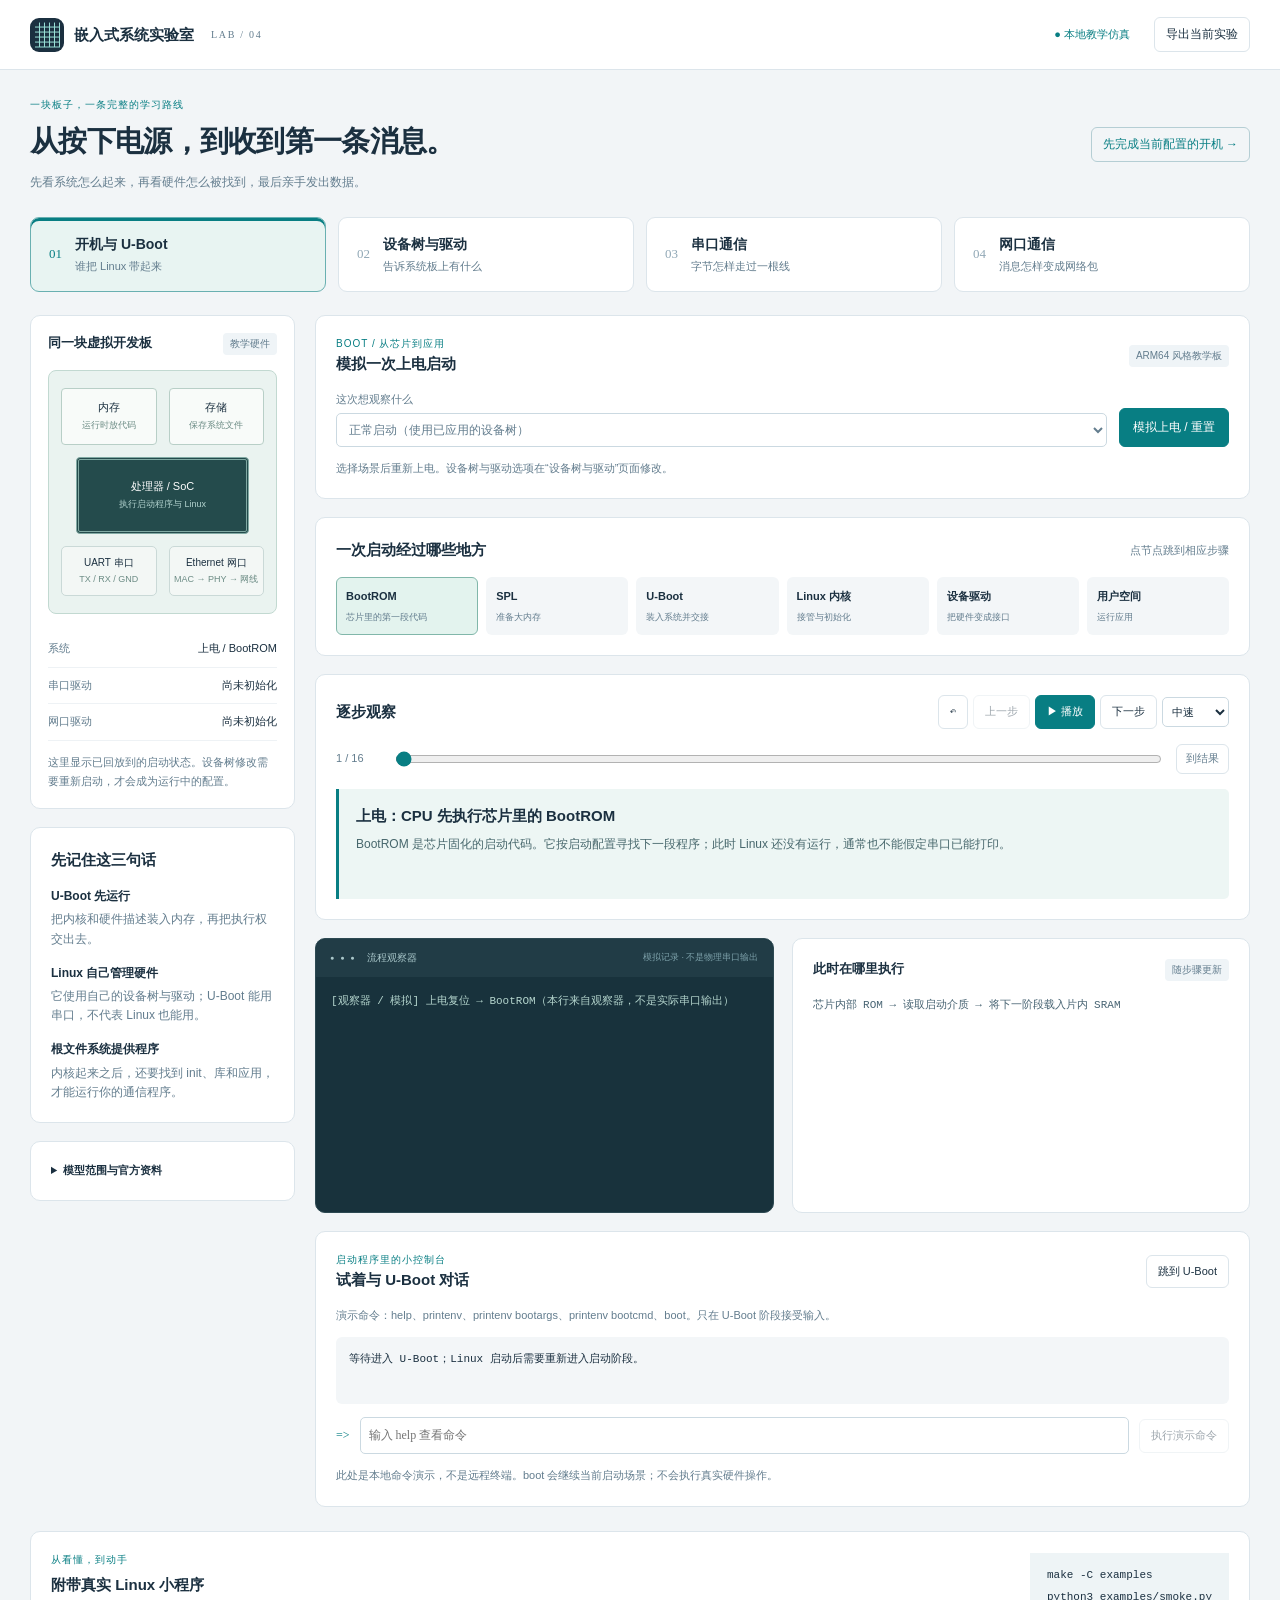
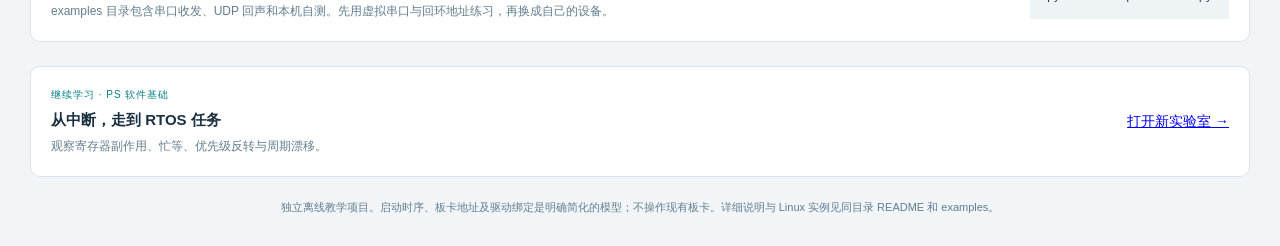
<file: embedded-system-lab/嵌入式系统实验室.html>
<!doctype html>
<html lang="zh-CN">
<head><meta charset="utf-8"><meta name="viewport" content="width=device-width,initial-scale=1"><title>嵌入式系统实验室 · 从开机到通信</title><style>:root{--bg:#f2f5f7;--ink:#1b3040;--muted:#637d8e;--line:#dce5eb;--teal:#087e83;--soft:#e9f5f3;--blue:#3774ab;--amber:#b07927;--red:#bc4e50}*{box-sizing:border-box}body{margin:0;background:var(--bg);color:var(--ink);font:14px/1.6 'Segoe UI','Microsoft YaHei',sans-serif}h1,h2,h3,p{margin:0}h1{font-size:29px;letter-spacing:-.7px;margin:5px 0 9px}h2{font-size:15px;font-weight:650}button,input,select{font:inherit;color:inherit}button{border:1px solid var(--line);border-radius:6px;background:white;padding:7px 11px;cursor:pointer}button:hover{background:var(--soft)}button:disabled{opacity:.42;cursor:default}button:focus-visible,input:focus-visible,select:focus-visible,summary:focus-visible{outline:3px solid #8cc4ce;outline-offset:2px}.primary{background:var(--teal);color:white;border-color:var(--teal)}.primary:hover{background:#076c70}input,select{display:block;width:100%;min-width:0;background:white;border:1px solid #cbd9e1;border-radius:5px;padding:8px}pre,code{font-family:Consolas,'Microsoft YaHei',monospace}pre{margin:0;white-space:pre-wrap;overflow-wrap:anywhere;font-size:12px;line-height:1.8}.fine{font-size:11px;line-height:1.75;color:var(--muted);margin-top:12px}.muted{font-size:11px;color:var(--muted)}.eyebrow{color:var(--teal);font-size:10px;letter-spacing:1px}.tag{font-size:10px;padding:3px 7px;background:#eff4f7;color:var(--muted);border-radius:4px}header{height:70px;padding:0 30px;display:flex;align-items:center;gap:24px;background:white;border-bottom:1px solid var(--line)}.brand{display:flex;align-items:center;gap:10px;color:var(--ink);text-decoration:none;font-size:15px;font-weight:600;margin-right:auto}.brand>span{width:34px;height:34px;border-radius:9px;background:var(--ink);color:#99e0d6;text-align:center;font:25px/34px sans-serif}.brand small{font:10px Consolas;letter-spacing:1.7px;color:var(--muted);margin-left:7px}.offline{font-size:11px;color:var(--teal)}header button{font-size:12px}main{max-width:1590px;padding:27px 30px;margin:auto}.intro{display:flex;align-items:center;justify-content:space-between;gap:20px;margin-bottom:24px}.intro p:not(.eyebrow){font-size:12px;color:var(--muted)}.quiet{font-size:12px;color:var(--teal);background:transparent;border-color:#b5ced4}.tabs{display:grid;grid-template-columns:repeat(4,1fr);gap:12px;margin-bottom:23px}.tabs button{display:flex;gap:13px;align-items:center;text-align:left;padding:15px 18px;border-radius:9px}.tabs button>span{font:13px Consolas;color:#91a8b6}.tabs b{display:block;font-weight:600;font-size:14px}.tabs small{display:block;color:var(--muted);font-size:11px;margin-top:3px}.tabs button[aria-pressed=true]{border-color:#69b0b1;background:#e8f4f2;box-shadow:inset 0 3px var(--teal)}.tabs button[aria-pressed=true]>span{color:var(--teal)}.workspace{display:grid;grid-template-columns:265px minmax(0,1fr);gap:20px;align-items:start}.board-column,.content-column{display:flex;flex-direction:column;gap:18px;min-width:0}.panel{background:white;border:1px solid var(--line);border-radius:10px;padding:20px;min-width:0}.section-head{display:flex;align-items:center;justify-content:space-between;gap:10px;flex-wrap:wrap;margin-bottom:15px}.section-head button{font-size:11px}.board-panel{padding:17px}.board-panel h2{font-size:13px}.board-drawing{padding:17px 12px;display:grid;grid-template-columns:1fr 1fr;gap:12px;background:#eaf3f0;border:1px solid #c2d9d1;border-radius:8px;position:relative}.board-chip{border:1px solid #b8cfc7;background:#f8fbf9;border-radius:4px;padding:10px 5px;text-align:center;font-size:11px;position:relative}.board-chip small,.board-port small{font-size:9px;color:#6c8c85}.soc{grid-column:1/-1;margin:0 15px;background:#244b4c;color:white;padding:18px 5px;border:3px double #80aaa3}.soc small{color:#b3d3cf}.board-port{padding:8px 3px;text-align:center;font-size:10px;border:1px solid #cad9d7;border-radius:5px;background:#f3f7f5}.board-port.ready{background:#d4eee6;border-color:#74b5a5}.board-port.failed{background:#faeee5;border-color:#d9b18b}.board-status{margin:17px 0 0}.board-status>div{display:flex;justify-content:space-between;gap:7px;padding:9px 0;border-bottom:1px solid #eef2f5;font-size:11px}.board-status dt{color:var(--muted);flex-shrink:0}.board-status dd{margin:0;text-align:right}.learning p{font-size:12px;color:var(--muted);margin-top:15px}.learning b{color:var(--ink);font-weight:600;display:block;margin-bottom:4px}.deeper{font-size:11px}.deeper summary{font-weight:600;cursor:pointer}.deeper ul{padding-left:16px;color:var(--muted)}.deeper li{margin-top:8px}.deeper a{color:var(--blue);display:block;margin:10px 0;overflow-wrap:anywhere}#experiment-view,#tree-view{display:flex;flex-direction:column;gap:18px}.configuration form{display:flex;flex-wrap:wrap;align-items:end;gap:12px}.configuration label{font-size:11px;color:var(--muted);flex:1 1 130px}.configuration label>input,.configuration label>select{font-size:12px;margin-top:5px}.configuration .message-input{flex:2 1 200px}.configuration form>button{font-size:12px;padding:9px 13px}#validation{color:var(--red);font-size:12px;padding-top:12px}#boot-required{display:flex;align-items:center;gap:15px;background:#fff6e8;padding:12px;border-radius:6px;margin-top:14px;font-size:12px;color:#886421}#boot-required button{font-size:11px;margin-left:auto;flex-shrink:0}#stages{display:flex;gap:8px;flex-wrap:wrap}#stages button{flex:1 1 100px;text-align:left;border-color:transparent;background:#f3f6f8;padding:10px 9px;min-width:0}#stages b{display:block;font-size:11px;font-weight:600}#stages small{display:block;font-size:9px;color:var(--muted);margin-top:4px}#stages button.active{background:#e3f3ee;border-color:#81b7aa}#stages button.past{box-shadow:inset 0 -2px #b9d9cf}.controls{display:flex;align-items:center;gap:5px}.controls button,.controls select{font-size:11px}.controls select{width:67px;padding:7px 5px}.scrubber{display:flex;align-items:center;gap:12px;margin-bottom:15px;color:var(--muted);font-size:11px}.scrubber>span{min-width:45px}.scrubber input{padding:0;accent-color:var(--teal)}.scrubber button{flex-shrink:0;font-size:11px;padding:5px 9px}#event{border-left:3px solid var(--teal);background:#edf6f4;border-radius:0 5px 5px 0;padding:15px 17px;min-height:110px}#event h3{font-size:15px;margin-bottom:6px}#event p{font-size:12px;line-height:1.8;color:#47676c}#result{margin-top:13px;padding:12px 14px;background:#eff8f2;border:1px solid #c4decf;border-radius:6px;font-size:12px}#result.bad{background:#fff5e8;border-color:#e4cfac}#result strong{display:block;margin-bottom:4px}#result p{color:#647b76}.transfer-status{display:grid;grid-template-columns:repeat(3,1fr);gap:15px;border-top:1px solid var(--line);padding-top:14px;margin-top:15px}.transfer-status span{font-size:10px;color:var(--muted);display:block}.transfer-status b{font-size:12px;font-weight:550;display:block;margin-top:4px}.good{color:var(--teal)}.inspect-grid{display:grid;grid-template-columns:1fr 1fr;gap:18px;min-width:0}.terminal{background:#18323c;border:1px solid #2d4952;border-radius:10px;overflow:hidden;min-width:0}.terminal-bar{display:flex;align-items:center;gap:10px;background:#213c46;padding:11px 14px;color:#a9c7ca;font-size:10px}.terminal-bar>span{font-size:7px;letter-spacing:2px}.terminal-bar b{font-weight:500}.terminal-bar small{font-size:9px;margin-left:auto;color:#7da1aa}#logs{color:#b4d5cd;padding:15px;min-height:235px;max-height:300px;overflow:auto;font-size:11px;scrollbar-width:thin}#data-body{font-size:11px;color:#486473;min-height:180px;max-height:267px;overflow:auto}.inspect h2{font-size:13px}#uboot-output{background:#f3f6f8;border-radius:6px;padding:13px;margin:13px 0;max-height:200px;overflow:auto;min-height:67px;font-size:11px}#uboot-form{display:flex;align-items:center;gap:10px;font-family:Consolas;font-size:12px}#uboot-form button{flex-shrink:0;font-family:inherit;font-size:11px}#uboot-form span{color:var(--teal)}.wave-scroll{overflow-x:auto;background:#f8fafb;border-radius:6px;max-width:100%}#serial-wave{display:block;min-width:600px;width:100%;height:125px}.byte-results{display:grid;grid-template-columns:1fr 1fr;gap:14px;margin-top:14px}.byte-results span{font-size:10px;color:var(--muted);display:block}.byte-results code{font-size:12px;overflow-wrap:anywhere;display:block;color:var(--teal);margin-top:6px}#packet-fields{display:flex;gap:7px;flex-wrap:wrap;margin-bottom:15px}#packet-fields button{font-size:11px;background:#f0f5f8;border-color:transparent}#packet-fields button.active{border-color:var(--teal);background:#e9f6f0}#packet-bytes{display:grid;grid-template-columns:repeat(16,1fr);gap:4px}#packet-bytes button{font:11px Consolas;padding:7px 0;border:1px solid transparent;background:#eff3f7}#packet-bytes button.highlight{background:#dcefeb;border-color:#81b5a5}#packet-bytes button small{display:block;font:8px Consolas;color:var(--muted);margin-bottom:4px}#packet-detail{font-size:11px;color:var(--muted);background:#f4f7f9;border-radius:5px;margin-top:12px;padding:10px;min-height:38px}.tree-intro h2{font-size:19px;margin:7px 0 12px}.tree-intro p:not(.eyebrow){font-size:12px;color:var(--muted)}.tree-cards{display:grid;grid-template-columns:1fr 1fr;gap:20px}.tree-cards fieldset{margin:0;padding:18px;border:1px solid var(--line);border-radius:8px;min-width:0}.tree-cards legend{padding:0 6px;font-size:13px;font-weight:600}.tree-cards label{font-size:11px;color:var(--muted);display:block;margin-bottom:15px}.tree-cards label:last-child{margin-bottom:0}.tree-cards select{font-size:12px;margin-top:5px}.tree-actions{display:flex;gap:10px;align-items:center;flex-wrap:wrap;margin-top:20px}.tree-actions button{font-size:12px}.tree-pipeline{display:flex;gap:8px;align-items:center;flex-wrap:wrap;font-size:10px;margin-bottom:15px}.tree-pipeline span{padding:6px 9px;background:#ecf4f0;border-radius:4px;color:var(--teal)}.tree-pipeline i{font-style:normal;color:var(--muted)}#dts-preview{background:#f4f7f9;padding:18px;border-radius:7px;font-size:12px;max-height:530px;overflow:auto}.hands-on{margin-top:24px;display:flex;justify-content:space-between;align-items:center;gap:20px}.hands-on h2{margin:5px 0}.hands-on p:not(.eyebrow){font-size:12px;color:var(--muted)}.hands-on code{background:#eef4f6;padding:11px 17px;font-size:11px;line-height:2;flex-shrink:0}footer{padding:22px 5px 2px;text-align:center;font-size:11px;color:var(--muted)}[hidden]{display:none!important}@media(max-width:1200px){.workspace{grid-template-columns:230px minmax(0,1fr);gap:15px}.panel{padding:16px}.inspect-grid{grid-template-columns:1fr}.terminal-bar small{font-size:10px}.tabs button{padding:12px}.board-panel .tag{display:none}#logs{min-height:170px}#data-body{min-height:130px}.controls{flex-wrap:wrap}}@media(max-width:900px){.workspace{grid-template-columns:1fr}.board-column{display:grid;grid-template-columns:1fr 1fr}.board-drawing{display:none}.deeper{grid-column:1/-1}.learning p{margin-top:10px}.intro .quiet{display:none}.tabs button{gap:9px}.tabs small{font-size:10px}.hands-on{align-items:flex-start}.inspect-grid{grid-template-columns:1fr 1fr}}@media(max-width:640px){header{padding:0 13px;gap:8px}.brand{font-size:13px}.brand small,.offline{display:none}header button{font-size:10px;padding:6px}main{padding:20px 12px}h1{font-size:25px}.tabs{grid-template-columns:1fr 1fr;gap:8px}.tabs button{padding:12px 10px}.tabs b{font-size:12px}.tabs small{font-size:10px}.board-column{grid-template-columns:1fr}.board-panel{padding:14px}.board-status{display:flex;gap:12px;flex-wrap:wrap;margin-top:0}.board-status>div{flex:1 1 90px;display:block;border:0}.board-status dd{text-align:left;margin-top:4px}.learning,.deeper{display:none}.panel{padding:14px}.inspect-grid,.tree-cards{grid-template-columns:1fr}.controls{gap:4px}.controls button{padding:6px 8px}.controls select{padding:6px 4px}.playback>.section-head{align-items:flex-start}.scrubber{gap:7px}#event{min-height:140px}#stages{gap:5px}#stages button{flex-basis:90px}.transfer-status{gap:8px}.transfer-status span{font-size:9px}.terminal-bar small{font-size:8px}#logs{max-height:230px}#packet-bytes{grid-template-columns:repeat(8,1fr)}#uboot-form{flex-wrap:wrap}#uboot-command{flex:1}#uboot-form button{margin-left:auto}.hands-on{flex-direction:column;gap:12px}#boot-required{flex-direction:column;align-items:start}#boot-required button{margin-left:0}.tree-intro h2{font-size:17px}.tree-actions button{font-size:11px}.tree-pipeline{gap:6px}.byte-results{grid-template-columns:1fr}.configuration form{gap:9px}}
.board-column .deeper{display:block}.content-column .scrubber>span{white-space:nowrap}
@media(min-width:641px){.panel .byte-results{grid-template-columns:repeat(3,minmax(0,1fr))}}
</style></head>
<body>
<header><a href="#" class="brand"><span>▦</span>嵌入式系统实验室 <small>LAB / 04</small></a><span class="offline">● 本地教学仿真</span><button id="export">导出当前实验</button></header>
<main>
<section class="intro"><div><p class="eyebrow">一块板子，一条完整的学习路线</p><h1>从按下电源，到收到第一条消息。</h1><p>先看系统怎么起来，再看硬件怎么被找到，最后亲手发出数据。</p></div><button id="quick-boot" class="quiet">先完成当前配置的开机 →</button></section>
<nav class="tabs" aria-label="选择实验"><button data-tab="boot" aria-pressed="true"><span>01</span><div><b>开机与 U-Boot</b><small>谁把 Linux 带起来</small></div></button><button data-tab="tree" aria-pressed="false"><span>02</span><div><b>设备树与驱动</b><small>告诉系统板上有什么</small></div></button><button data-tab="serial" aria-pressed="false"><span>03</span><div><b>串口通信</b><small>字节怎样走过一根线</small></div></button><button data-tab="network" aria-pressed="false"><span>04</span><div><b>网口通信</b><small>消息怎样变成网络包</small></div></button></nav>
<div class="workspace">
<aside class="board-column">
<section class="panel board-panel"><div class="section-head"><h2>同一块虚拟开发板</h2><span class="tag">教学硬件</span></div><div class="board-drawing" aria-label="处理器、内存、存储、串口和网口的简化示意"><div class="board-chip memory">内存<br><small>运行时放代码</small></div><div class="board-chip storage">存储<br><small>保存系统文件</small></div><div class="board-chip soc">处理器 / SoC<br><small>执行启动程序与 Linux</small></div><div class="board-port" id="board-uart">UART 串口<br><small>TX / RX / GND</small></div><div class="board-port" id="board-eth">Ethernet 网口<br><small>MAC → PHY → 网线</small></div></div><dl class="board-status"><div><dt>系统</dt><dd id="board-system">尚未上电</dd></div><div><dt>串口驱动</dt><dd id="board-serial-status">尚未初始化</dd></div><div><dt>网口驱动</dt><dd id="board-network-status">尚未初始化</dd></div></dl><p class="fine">这里显示已回放到的启动状态。设备树修改需要重新启动，才会成为运行中的配置。</p></section>
<section class="panel learning"><h2 id="learn-title">先记住这三句话</h2><div id="learn-content"></div></section>
<details class="panel deeper"><summary>模型范围与官方资料</summary><div id="limitations"></div><div id="sources"></div></details>
</aside>
<section class="content-column">
<section id="tree-view" hidden>
<div class="panel tree-intro"><p class="eyebrow">硬件说明书，不是驱动程序</p><h2>设备树说“这里有一个设备”，驱动负责“怎么用它”。</h2><p>改下面的配置，再重新启动。观察同一块板子的串口与网口是否还能被 Linux 找到。</p></div>
<form id="tree-form" class="panel">
<div class="tree-cards"><fieldset><legend>UART · 串口设备</legend><label>设备是否启用<select id="dt-uart-enabled"><option value="true">启用 · status = okay</option><option value="false">关闭 · status = disabled</option></select></label><label>设备描述能否匹配驱动<select id="dt-uart-compatible"><option value="true">匹配 · study,uart</option><option value="false">写错 · study,unknown</option></select></label><label>内核里是否有对应驱动<select id="dt-uart-driver"><option value="true">有驱动</option><option value="false">没有编译该驱动</option></select></label></fieldset>
<fieldset><legend>Ethernet · 网口设备</legend><label>设备是否启用<select id="dt-eth-enabled"><option value="true">启用 · status = okay</option><option value="false">关闭 · status = disabled</option></select></label><label>设备描述能否匹配驱动<select id="dt-eth-compatible"><option value="true">匹配 · study,ethernet</option><option value="false">写错 · study,unknown</option></select></label><label>内核里是否有对应驱动<select id="dt-eth-driver"><option value="true">有驱动</option><option value="false">没有编译该驱动</option></select></label></fieldset></div>
<div class="tree-actions"><button type="submit" class="primary">应用配置并重新启动</button><button type="button" id="dt-restore">恢复默认草稿</button><span id="tree-dirty" class="muted">草稿与启动配置一致</span></div><p class="fine">“有没有编译驱动”是内核构建选项，不是设备树属性。这里把二者放在一起，方便比较。</p>
</form>
<section class="panel"><div class="section-head"><h2>你正在改变的设备树</h2><button id="download-dts">下载示例 .dts</button></div><div class="tree-pipeline"><span>DTS · 人读的文本</span><i>→ dtc 编译</i><span>DTB · 启动时传递</span><i>→ U-Boot</i><span>Linux 读取并匹配驱动</span></div><pre id="dts-preview"></pre><p class="fine">虚拟地址与自定义 study,* 设备描述仅供学习。这里生成文本并模拟匹配，没有调用真实 dtc，也不是可直接用于现有板卡的设备树。</p></section>
</section>
<section id="experiment-view">
<section class="panel configuration"><div class="section-head"><div><p class="eyebrow" id="experiment-kicker"></p><h2 id="experiment-title"></h2></div><span class="tag" id="experiment-tag"></span></div><form id="config-form"></form><p id="config-note" class="fine"></p><p id="validation" role="alert" hidden></p><div id="boot-required" hidden><span>还没有运行到可执行应用的 Linux。先完成开机，再回来收发数据。</span><button id="go-boot">去看开机过程</button></div></section>
<section class="panel flow"><div class="section-head"><h2 id="flow-title">一次启动经过哪些地方</h2><span class="muted">点节点跳到相应步骤</span></div><div id="stages"></div></section>
<section class="panel playback"><div class="section-head"><h2>逐步观察</h2><div class="controls"><button id="reset" aria-label="回到本实验起点">↶</button><button id="previous">上一步</button><button id="play" class="primary">▶ 播放</button><button id="next">下一步</button><select id="speed" aria-label="回放速度"><option value="1200">慢速</option><option value="650" selected>中速</option><option value="170">快速</option></select></div></div><div class="scrubber"><span id="position"></span><input type="range" id="seek" min="0" value="0" aria-label="实验进度"><button id="first-byte" hidden>第一个字节</button><button id="finish">到结果</button></div><article id="event" aria-live="polite"></article><div id="result" hidden></div><div class="transfer-status" id="transfer-status" hidden><div><span>本地发送完成</span><b id="local-done">尚未</b></div><div><span>对端收到完整消息</span><b id="peer-received">尚未</b></div><div><span>本端读到业务回复</span><b id="reply-received">尚未</b></div></div></section>
<div class="inspect-grid"><section class="terminal"><div class="terminal-bar"><span>● ● ●</span><b>流程观察器</b><small>模拟记录 · 不是物理串口输出</small></div><pre id="logs" aria-label="累计模拟事件记录"></pre></section><section class="panel inspect"><div class="section-head"><h2 id="data-label">此刻交接的数据</h2><span class="tag">随步骤更新</span></div><pre id="data-body"></pre></section></div>
<section id="uboot-panel" class="panel"><div class="section-head"><div><p class="eyebrow">启动程序里的小控制台</p><h2>试着与 U-Boot 对话</h2></div><button id="enter-uboot">跳到 U-Boot</button></div><p class="muted">演示命令：help、printenv、printenv bootargs、printenv bootcmd、boot。只在 U-Boot 阶段接受输入。</p><pre id="uboot-output">等待进入 U-Boot…</pre><form id="uboot-form"><span>=&gt;</span><input id="uboot-command" aria-label="模拟 U-Boot 命令" placeholder="输入 help 查看命令" autocomplete="off"><button type="submit">执行演示命令</button></form><p class="fine">此处是本地命令演示，不是远程终端。boot 会继续当前启动场景；不会执行真实硬件操作。</p></section>
<section id="serial-panel" class="panel" hidden><div class="section-head"><h2>串口线上的位流</h2><span class="muted">1 = 高电平 · 0 = 低电平 · ● 接收采样</span></div><div class="wave-scroll"><svg id="serial-wave" role="img" aria-label="UART 发出的逻辑电平"></svg></div><div class="byte-results"><div><span>发送的 UTF-8 字节</span><code id="serial-tx"></code></div><div><span>对端还原的字节</span><code id="serial-rx"></code></div><div><span>本端读到的 echo 字节</span><code id="serial-reply"></code></div></div><p class="fine">每字节：起始位 0 → 8 个数据位（最低位先发）→ 停止位 1。每格一位，开头额外一格示意空闲。上下两行分别展示请求和之后的业务 echo，按各自位序排列，并非同时发生；反向传输按整段展示。</p></section>
<section id="packet-panel" class="panel" hidden><div class="section-head"><div><p class="eyebrow">应用消息一层层装进包</p><h2>网口实际传递什么</h2></div><span class="tag">本次请求的预览</span></div><div id="packet-fields"></div><div id="packet-bytes"></div><p id="packet-detail"></p><p class="fine">预览 Ethernet II / IPv4 / UDP / 数据，不含网卡补入的最小帧填充、FCS 和前导码。网口驱动交给 MAC，PHY 再转换为适合网线传输的信号。</p></section>
</section>
</section>
</div>
<section class="panel hands-on"><div><p class="eyebrow">从看懂，到动手</p><h2>附带真实 Linux 小程序</h2><p>examples 目录包含串口收发、UDP 回声和本机自测。先用虚拟串口与回环地址练习，再换成自己的设备。</p></div><code>make -C examples<br>python3 examples/smoke.py</code></section>
<section class="panel hands-on"><div><p class="eyebrow">继续学习 · PS 软件基础</p><h2>从中断，走到 RTOS 任务</h2><p>观察寄存器副作用、忙等、优先级反转与周期漂移。</p></div><a href="../rtos-lab/RTOS与寄存器实验室.html">打开新实验室 →</a></section>
<footer>独立离线教学项目。启动时序、板卡地址及驱动绑定是明确简化的模型；不操作现有板卡。详细说明与 Linux 实例见同目录 README 和 examples。</footer>
</main><script>(function (root, factory) {
  'use strict';
  const api = factory();
  if (typeof module === 'object' && module.exports) module.exports = api;
  if (root) root.EmbeddedBoot = api;
})(typeof window !== 'undefined' ? window : globalThis, function () {
  'use strict';

  const stages = ['rom', 'spl', 'uboot', 'kernel', 'drivers', 'userspace'];
  const defaults = {
    scenario: 'success', uartEnabled: true, uartDriver: true, uartCompatible: true,
    ethEnabled: true, ethDriver: true, ethCompatible: true
  };
  function freeze(value) {
    if (value && typeof value === 'object' && !Object.isFrozen(value)) {
      Object.values(value).forEach(freeze);
      Object.freeze(value);
    }
    return value;
  }
  function configFor(input) {
    if (input == null) input = {};
    if (typeof input !== 'object' || Array.isArray(input)) throw Error('启动参数需要使用对象。');
    const config = {...defaults};
    for (const key of Object.keys(defaults)) if (input[key] !== undefined) config[key] = input[key];
    if (!['success', 'kernel-missing', 'dtb-invalid', 'rootfs-missing'].includes(config.scenario)) {
      throw Error('请选择支持的启动场景。');
    }
    for (const key of Object.keys(defaults).filter(key => key !== 'scenario')) {
      if (typeof config[key] !== 'boolean') throw Error(key + ' 必须是布尔值。');
    }
    return config;
  }
  function deviceTree(input) {
    const c = configFor(input);
    return `/dts-v1/;

/* 虚拟教学硬件：study,*、地址与引脚均不对应真实板卡。
 * 此片段只解释硬件描述；不是可在实体板启动的完整设备树。
 * 实际项目必须使用板级 DTS、真实 bindings、时钟/中断/引脚等资源。
 */
/ {
    model = "Study virtual board";
    compatible = "study,virtual-board";
    #address-cells = <2>;
    #size-cells = <2>;

    aliases { serial0 = &uart0; ethernet0 = &eth0; };
    chosen {
        stdout-path = "serial0:115200n8";
        bootargs = "console=ttyS0,115200 root=/dev/mmcblk0p2 rootwait rw";
    };
    memory@80000000 {
        device_type = "memory";
        reg = <0x0 0x80000000 0x0 0x20000000>;
    };

    soc {
        compatible = "simple-bus";
        #address-cells = <2>;
        #size-cells = <2>;
        ranges;

        uart0: serial@10000000 {
            compatible = "${c.uartCompatible ? 'study,uart' : 'study,unknown-uart'}";
            reg = <0x0 0x10000000 0x0 0x1000>;
            status = "${c.uartEnabled ? 'okay' : 'disabled'}";
        };

        eth0: ethernet@10010000 {
            compatible = "${c.ethCompatible ? 'study,ethernet' : 'study,unknown-ethernet'}";
            reg = <0x0 0x10010000 0x0 0x1000>;
            status = "${c.ethEnabled ? 'okay' : 'disabled'}";
        };
    };
};
`;
  }
  function deviceResult(config, kind) {
    const name = kind === 'uart' ? '串口' : '网口';
    if (!config[kind + 'Enabled']) return {ready: false, reason: name + '节点 status="disabled"，本模型不为它创建设备。', code: 'disabled'};
    if (!config[kind + 'Compatible']) return {ready: false, reason: name + ' compatible 与教学驱动的匹配表不符，设备未绑定驱动。', code: 'no-match'};
    if (!config[kind + 'Driver']) return {ready: false, reason: name + '硬件描述存在，但对应驱动未提供；设备树不会生成驱动代码。', code: 'no-driver'};
    return {ready: true, reason: name + '描述启用、compatible 匹配且驱动可用；本模型初始化成功。', code: 'ready'};
  }
  function build(input) {
    const config = configFor(input);
    const steps = [], logs = [];
    const state = {
      bootStage: 'rom', linuxRunning: false, userspaceReady: false, halted: false,
      uartReady: false, ethReady: false,
      uartReason: 'Linux 尚未初始化串口驱动。', ethReason: 'Linux 尚未初始化网口驱动。'
    };
    const dts = deviceTree(config);
    const bootargs = 'console=ttyS0,115200 root=/dev/mmcblk0p2 rootwait rw';
    function add(key, stage, title, detail, message, label, body) {
      if (!stages.includes(stage)) throw Error('Unknown boot stage');
      state.bootStage = stage;
      if (message) logs.push('[观察器 / 模拟] ' + message);
      steps.push({key, stage, title, detail, logs: logs.slice(), state: {...state}, data: {label: label || '这一刻的数据', body: body || ''}});
    }
    function result(ok, title, detail) {
      return freeze({
        kind: 'boot', config, steps, outcome: {ok, title, detail},
        limits: [
          '这是 ARM64 风格虚拟板卡的教学流程；没有执行 BootROM、U-Boot、Linux 或 dtc，也不启动虚拟机。',
          '所有日志均由观察器合成，包含真实串口未必能输出的早期步骤。串口节点禁用或驱动缺失时，真实 Linux 控制台可能静默；界面仍可观察模拟状态。',
          'SPL 和这里的阶段顺序是示例。实际启动可包含 TPL、TF-A、OP-TEE 等，部分平台没有单独 SPL。',
          'study,* compatible、内存与寄存器地址是虚拟教学设定；所生成 DTS 缺少完整平台资源，不是实体板可用的启动配置。',
          '设备初始化只检查 status、compatible 和驱动是否可用；真实 probe 还依赖时钟、中断、复位、引脚、PHY 等，可能延迟或失败。',
          '本例从存储设备加载未压缩 Image，使用 booti 并直接挂载磁盘根文件系统，未展开 initramfs、签名验证、地址重定位与文件系统驱动。',
          '驱动都按内建或已经可用处理，未模拟模块加载。网口就绪只表示控制器驱动注册完成，链路状态和 IP 配置仍需另行确认。',
          '内核已取得执行权与用户空间已启动是两个状态；rootfs 失败时内核可已运行，但通信应用无法启动。'
        ],
        sources: [
          {title: 'U-Boot 官方：booti、Image 与 DTB 参数', url: 'https://docs.u-boot.org/en/latest/usage/cmd/booti.html'},
          {title: 'Linux 官方：设备树的硬件描述与设备创建', url: 'https://docs.kernel.org/devicetree/usage-model.html'},
          {title: 'U-Boot 官方：SPL / TPL 启动阶段', url: 'https://docs.u-boot.org/en/latest/develop/spl.html'}
        ]
      });
    }
    add('power-on', 'rom', '上电：CPU 先执行芯片里的 BootROM',
      'BootROM 是芯片固化的启动代码。它按启动配置寻找下一段程序；此时 Linux 还没有运行，通常也不能假定串口已能打印。',
      '上电复位 → BootROM（本行来自观察器，不是实际串口输出）', '此时在哪里执行',
      '芯片内部 ROM → 读取启动介质 → 将下一阶段载入片内 SRAM');
    add('rom-load', 'rom', 'BootROM 找到并装入第一段可变程序',
      '本例假设芯片从存储器加载 SPL 到片内 SRAM。BootROM 是否会校验签名、可读取哪些介质，由具体芯片决定。',
      'BootROM: 教学路径选中存储介质，装入 SPL', '先装入的小程序',
      'BootROM → SRAM 中的 SPL\n此时尚不依赖已经初始化的大容量 DDR。');
    add('spl-ddr', 'spl', 'SPL：先把大内存准备好',
      '这块虚拟板使用 SPL 初始化必要的时钟和 DDR，再为后续大程序提供运行空间。SPL 是一种常见安排，不是所有板卡必须有的阶段。',
      'SPL: 初始化所需时钟与 DDR（教学假设）', '内存角色',
      'SRAM：片内、较小，早期代码可使用\nDDR：容量较大，初始化后供 U-Boot / Linux 使用');
    add('spl-load', 'spl', 'SPL 把完整 U-Boot 装入 DDR',
      '准备好内存后，SPL 加载完整 U-Boot 并交出执行权。本实验省略平台固件和安全世界初始化。',
      'SPL: 加载 U-Boot proper → 跳转', '控制权变化',
      'CPU 当前执行 SPL → CPU 改为执行 U-Boot\n这两者都不是 Linux 内核。');
    add('uboot-prompt', 'uboot', 'U-Boot：选择要启动的系统',
      'U-Boot 可以访问它支持的存储器并提供命令行。本例假设它自己的串口驱动可用；这不能证明 Linux 的设备树或串口驱动配置也正确。',
      'U-Boot: 教学命令行准备好（使用自身串口实现）', '只读查看示例',
      'printenv bootcmd bootargs kernel_addr_r fdt_addr_r\n# 本界面展示含义，不在实体设备执行命令。');
    if (config.scenario === 'kernel-missing') {
      state.halted = true;
      add('kernel-load-failed', 'uboot', '找不到 Image：停在 U-Boot',
        '本次内核文件加载失败，没有可执行的 Linux 镜像，因此不会跳进内核。检查启动介质、分区、路径与镜像是否存在。',
        'load Image: 文件不存在；保留 U-Boot 命令行', '失败边界',
        'load mmc 0:1 ${kernel_addr_r} Image\n→ 模拟失败：未找到文件\nLinux 尚未执行。');
      return result(false, '停在 U-Boot：内核文件缺失', 'Image 没有成功装入内存，Linux 尚未启动。这个问题发生在设备驱动初始化之前。');
    }
    add('load-image', 'uboot', '把 Linux Image 读到 DDR',
      'Image 是内核镜像。加载只是把文件内容放入内存；CPU 仍在运行 U-Boot，还没有执行 Linux。加载地址必须遵循真实板卡的内存布局。',
      'load Image: 模拟装入内存完成', '读文件到内存（示意）',
      'load mmc 0:1 ${kernel_addr_r} Image\n# 变量由真实板卡环境定义，示例不指定可用于烧录的物理地址。');
    add('load-dtb', 'uboot', '再装入这块板的硬件描述 DTB',
      '设备树描述有哪些硬件及其资源。DTS 是文本，通常由构建工具编译成 DTB；U-Boot 把 DTB 提供给内核。它不是驱动程序。',
      'load board.dtb: 模拟读取 DTB', '文本与二进制的关系',
      'board.dts --dtc（真实构建工具）--> board.dtb\nU-Boot 将 board.dtb 装入 ${fdt_addr_r}\n本程序仅根据表单生成教学描述，不真正调用 dtc。');
    if (config.scenario === 'dtb-invalid') {
      state.halted = true;
      add('dtb-check-failed', 'uboot', 'DTB 格式损坏：无法按本路径启动',
        '本次故意让设备树二进制格式校验失败，U-Boot 在交接前停止。它和节点 status="disabled" 不同：后者是合法设备树中的配置。',
        'FDT: 模拟格式检查失败；未跳转到内核', '故障类型',
        'DTB 格式无效 ≠ 串口节点 disabled\n前者破坏启动输入；后者只表示本模型不启用该设备。');
      return result(false, '停在 U-Boot：DTB 格式无效', '内核所需的设备树输入没有通过本次启动检查。Linux 尚未执行，不应归因于串口或网口驱动。');
    }
    add('bootargs', 'uboot', '告诉内核控制台和根文件系统在哪里',
      '本例把启动参数放入交给内核的 /chosen/bootargs。console 指定期望的控制台；root 指定根文件系统来源。名字和分区号必须与真实板卡一致。',
      'bootargs: ' + bootargs, '启动参数（教学设备名）',
      bootargs + '\n\nconsole：期望的日志输出设备\nroot：/sbin/init 等系统文件所在的根文件系统\nrootwait：等待根设备出现，不会自动修复缺失设备');
    add('handoff', 'uboot', 'booti：把执行权交给 Linux',
      'booti 使用内核地址和 DTB 地址启动 Image；中间的 - 表示本例不传入 initrd。该命令正常启动后不会继续停留在 U-Boot 命令行。',
      'booti: 参数检查完成 → 准备进入内核', 'U-Boot 的交接命令',
      'booti ${kernel_addr_r} - ${fdt_addr_r}\n    内核镜像地址       设备树地址\n# 本例不使用 initrd。');
    state.linuxRunning = true;
    add('kernel-enter', 'kernel', 'Linux 开始执行，接管系统',
      '内核现在获得执行权并完成自己的早期初始化。它将使用自己的驱动体系；不能把 U-Boot 的驱动初始化当成 Linux 设备已经可用。',
      'Linux: 已进入内核（观察器记录，不保证串口已能输出）', '两套软件的边界',
      'U-Boot 驱动：启动阶段读取存储、输出命令行\nLinux 驱动：运行阶段管理设备、向应用提供接口');
    add('parse-dt', 'kernel', '内核读取 DTB：认识这块板的硬件',
      '内核解析内存、启动参数和设备节点。本模型接下来逐项检查 status、compatible 与可用驱动；真实内核还需处理更多平台资源。',
      'Linux: 解析硬件描述、启动参数与设备节点', '本次表单生成的 DTS 教学视图', dts);
    for (const kind of ['uart', 'eth']) {
      const device = deviceResult(config, kind);
      state[kind + 'Ready'] = device.ready;
      state[kind + 'Reason'] = device.reason;
      const name = kind === 'uart' ? '串口' : '网口';
      const compatible = kind === 'uart' ? 'study,uart' : 'study,ethernet';
      const deviceName = kind === 'uart' ? '/dev/ttyS0（教学名称）' : 'eth0（教学名称）';
      add(kind + '-probe', 'drivers', name + (device.ready ? '驱动初始化完成' : '没有进入可用状态'),
        device.reason + (kind === 'uart' ? '如果它是唯一控制台，真实串口在 Linux 阶段可能没有输出；此处日志由观察器展示。' : '驱动就绪不等于网线已连接，也不等于配置好了 IP 地址。'),
        name + ': ' + device.code + ' — ' + (device.ready ? deviceName : device.reason),
        '设备描述与驱动的关系',
        '节点启用：' + (config[kind + 'Enabled'] ? '是' : '否') + '\ncompatible 匹配 ' + compatible + '：' + (config[kind + 'Compatible'] ? '是' : '否') +
        '\n对应 Linux 驱动可用：' + (config[kind + 'Driver'] ? '是' : '否') + '\n结果：' + (device.ready ? '在教学模型中注册 ' + deviceName : device.reason));
    }
    if (config.scenario === 'rootfs-missing') {
      state.halted = true;
      add('rootfs-failed', 'kernel', '根文件系统没有挂载成功',
        '内核已经执行，但找不到本例指定的根文件系统，无法运行 /sbin/init。真实 rootwait 可能持续等待；本实验把这一阶段汇总为启动受阻，不编造等待时间。',
        'rootfs: 模拟根设备不可用，用户空间尚未启动', '当前能与不能做的事',
        'Linux 内核：已取得执行权\n根文件系统：尚未挂载\n/sbin/init：未运行\n用户的串口 / 网口应用：无法启动');
      return result(false, '内核已启动，卡在根文件系统', '检查 root 参数、存储驱动、分区和文件系统。即使某个通信驱动已初始化，也没有进入可运行用户程序的系统。');
    }
    add('rootfs-mounted', 'kernel', '挂载根文件系统，找到系统程序',
      '根文件系统提供 /sbin/init、库和配置文件。它与内核 Image 是不同的东西。本例假定存储与文件系统驱动可用。',
      'rootfs: 模拟挂载成功；找到 /sbin/init', '三个文件各做什么',
      'Image：内核程序\nboard.dtb：硬件描述\n根文件系统：用户空间程序、库、配置与数据');
    state.userspaceReady = true;
    add('init', 'userspace', '启动 init：进入用户空间',
      '内核启动第一个用户空间进程。本例假设它完成基本初始化；后续服务、登录入口和网络配置由用户空间安排。',
      'init: 基本用户空间准备就绪（观察器视角）', '下一步由谁完成',
      '/sbin/init → 启动服务 / 提供登录入口 → 运行串口或网口应用');
    add('ready', 'userspace', '系统已启动，再看每个接口是否可用',
      '操作系统启动成功与所有外设可用是两件事。你可以禁用一个设备节点、移除驱动或改错 compatible，观察系统仍启动而该接口不可用。',
      '系统就绪：串口 ' + (state.uartReady ? '可用' : '不可用') + '；网口驱动 ' + (state.ethReady ? '可用' : '不可用'),
      '实验状态',
      '用户空间：已就绪\n串口：' + state.uartReason + '\n网口：' + state.ethReason + '\n注意：以上不是来自真实硬件的探测结果。');
    const unavailable = [!state.uartReady && '串口', !state.ethReady && '网口'].filter(Boolean);
    return result(true, unavailable.length ? '系统已启动，部分接口不可用' : '系统已启动，可以开始通信实验',
      unavailable.length ? '用户空间已运行；' + unavailable.join('和') + '需检查设备树启用状态、compatible 与对应驱动。设备树不会自动生成驱动。'
        : '用户空间与两个教学接口已准备好。串口还要约定通信参数；网口还要确认链路、地址和对端程序。');
  }
  return freeze({build, deviceTree});
});
</script><script>(function (root, factory) {
  'use strict';
  const api = factory();
  if (typeof module === 'object' && module.exports) module.exports = api;
  if (root) root.EmbeddedComms = api;
})(typeof window !== 'undefined' ? window : globalThis, function () {
  'use strict';

  const hex = values => values.map(v => v.toString(16).toUpperCase().padStart(2, '0')).join(' ');
  const same = (a, b) => a.length === b.length && a.every((value, i) => value === b[i]);
  function freeze(value) {
    if (value && typeof value === 'object' && !Object.isFrozen(value)) {
      Object.values(value).forEach(freeze);
      Object.freeze(value);
    }
    return value;
  }
  function textBytes(value) {
    if (typeof value !== 'string') throw new Error('数据请输入文本。');
    const data = Array.from(new TextEncoder().encode(value));
    if (!data.length || data.length > 32) throw new Error('请输入 1～32 个 UTF-8 字节；一个中文字符通常占 3 字节。');
    return data;
  }
  function number(value, min, max, label) {
    if (!Number.isInteger(value) || value < min || value > max) throw new Error(label + '应为 ' + min + '～' + max + ' 的整数。');
    return value;
  }
  function readyValue(value) {
    if (typeof value !== 'boolean') throw new Error('设备就绪状态必须是布尔值。');
    return value;
  }
  function recorder() {
    const steps = [], logs = [], state = {localDone: false, peerReceived: false, replyReceived: false};
    function add(key, stage, title, detail, body = '', label = '这一层的数据', extra = {}) {
      logs.push('[' + stage + '] ' + title);
      const item = {key, stage, title, detail, logs: logs.slice(), data: {label, body}, state: {...state}, ...extra};
      steps.push(item);
      return item;
    }
    return {steps, state, add};
  }

  const serialSources = [
    {title: 'Linux：串口底层驱动接口', url: 'https://docs.kernel.org/driver-api/serial/driver.html'},
    {title: 'Microchip：UART 异步帧、最低位先发', url: 'https://onlinedocs.microchip.com/oxy/GUID-61202E6F-BC03-4D81-AAB9-269E87F9B49C-en-US-22/GUID-F37FDF72-1D87-438A-A2F1-D70FD2AC07AC.html'}
  ];
  const serialLimits = [
    '教学模型采用逻辑电平串口、8N1、共同参考地。RS-232 / RS-485 另需相应电气接口；这里不模拟其电压。',
    '每个发送字节的起始边沿都被理想识别，再按接收波特率做中心采样。大失配时实际硬件还可能漏检起始位；未模拟过采样、噪声或 FIFO 溢出。',
    '驱动采用通用 TTY / 串口层路径。中断、DMA 与轮询因具体控制器和驱动而不同，动画没有规定其中某一种实现。',
    '对端程序在本次观察窗口结束后回显已通过格式检查的字节。这个 echo 是双方自定义业务，不是 UART 协议的 ACK，也不证明其他业务已经执行。',
    '错接 TX–TX 场景仅示意数据没有到达 RX。真实两个输出相连可能产生电气冲突，不能按此模型接线。',
    '模拟日志由实验观察器产生，不是从实际串口收集的输出。所有时序为理想协议时间。回显从正向收发观察结束计时，不计应用处理与内核调度的耗时。'
  ];

  function uartEncode(data) {
    return data.map(byte => '0' + Array.from({length: 8}, (_, bit) => (byte >> bit) & 1).join('') + '1').join('');
  }
  function uartDecode(data, txBaud, rxBaud) {
    const wire = uartEncode(data), txBitUs = 1e6 / txBaud, rxBitUs = 1e6 / rxBaud;
    const frames = data.map((byte, byteIndex) => {
      const startUs = byteIndex * 10 * txBitUs;
      const samples = Array.from({length: 10}, (_, offset) => {
        const timeUs = startUs + (offset + 0.5) * rxBitUs;
        const wireIndex = Math.floor(timeUs / txBitUs + 1e-10);
        return {timeUs, value: wireIndex >= wire.length ? 1 : Number(wire[wireIndex]),
          expected: Number(wire[byteIndex * 10 + offset]),
          field: offset === 0 ? 'START' : offset === 9 ? 'STOP' : 'DATA', bitIndex: offset - 1};
      });
      const received = samples.slice(1, 9).reduce((value, sample, i) => value | (sample.value << i), 0);
      return {byteIndex, byte, bits: wire.slice(byteIndex * 10, byteIndex * 10 + 10), startUs,
        samples, received, framingOk: samples[0].value === 0 && samples[9].value === 1};
    });
    return {wire, frames, durationUs: data.length * 10 * txBitUs,
      received: frames.filter(frame => frame.framingOk).map(frame => frame.received)};
  }

  function serial(options = {}) {
    if (!options || typeof options !== 'object' || Array.isArray(options)) throw new Error('串口参数应为对象。');
    const text = options.text === undefined ? 'Hello' : options.text;
    const sent = textBytes(text);
    const baud = number(options.baud === undefined ? 115200 : options.baud, 1200, 2000000, '发送波特率');
    const peerBaud = number(options.peerBaud === undefined ? baud : options.peerBaud, 1200, 2000000, '对端波特率');
    const ready = readyValue(options.ready === undefined ? true : options.ready);
    const scenario = options.scenario === undefined ? 'success' : options.scenario;
    if (!['success', 'crossed-wrong', 'no-reply'].includes(scenario)) throw new Error('未知串口实验场景。');
    const config = {text, baud, peerBaud, ready, scenario, disabledReason: String(options.disabledReason || '设备树或驱动尚未让串口就绪')};
    const r = recorder(), rx = [], received = [], model = uartDecode(sent, baud, peerBaud);
    let visibleBits = '1', replyBits = '', outcome, echoFrames = [], echoStartUs = null;
    const emit = (key, stage, title, detail, body, label, extra = {}) => r.add(key, stage, title, detail, body, label, {
      signals: [{name: scenario === 'crossed-wrong' ? '本机 TX（未接到对端 RX）' : 'TX → 对端 RX', bits: visibleBits}, ...(replyBits ? [{name: '对端 TX → 本机 RX', bits: replyBits}] : [])],
      bytes: {tx: sent.slice(), peer: received.slice(), rx: rx.slice()}, ...extra
    });
    const finish = () => {
      emit('complete', 'complete', outcome.title, outcome.detail, '本地已发完：' + r.state.localDone + '\n对端应用收到完整字节：' + r.state.peerReceived + '\n本端读到业务回显：' + r.state.replyReceived, '分别观察三个结果');
      return freeze({kind: 'serial', config, steps: r.steps, outcome, sent: sent.slice(), received: received.slice(), returned: rx.slice(),
        frames: ready && scenario !== 'crossed-wrong' ? model.frames : [], wireBits: ready ? model.wire : '', echoFrames, echoStartUs,
        limits: serialLimits.slice(), sources: serialSources.map(source => ({...source}))});
    };
    emit('open', 'software', '应用打开串口并准备文字', '示例程序以原始模式打开串口设备，再通过 termios 设置 8N1 和波特率。文字先编码成 UTF-8 字节。',
      '文本：' + text + '\nUTF-8：' + hex(sent) + '\n格式：8N1\n发送 ' + baud + ' baud；对端 ' + peerBaud + ' baud', '应用缓冲区');
    if (!ready) {
      emit('device-unavailable', 'driver', '串口设备还不能使用', config.disabledReason + '。先检查开机和设备树/驱动页面；本次不会产生线上数据。', '未提交发送字节。', '打开设备未完成');
      outcome = {ok: false, code: 'unavailable', title: '串口未就绪，发送没有开始', detail: config.disabledReason};
      return finish();
    }
    emit('write', 'kernel', 'write 把字节交给 TTY 层', '原始模式下不做换行转换。write 返回表示数据被接受进入软件发送路径，还不表示最后一位已离开发送引脚。', hex(sent), 'TTY 中等待发送的字节');
    emit('driver-fill', 'driver', '串口驱动填入发送缓冲区', '驱动把字节交给 UART 控制器。实际可以用中断、DMA 或轮询搬运，本实验不绑定具体硬件。', hex(sent), 'UART 发送缓冲区');
    emit('configure', 'controller', 'UART 给每个字节加上边界', '空闲为 1，起始位为 0，8 个数据位最低位先发，停止位为 1。收发双方各自计时，没有时钟线。',
      model.frames.map(frame => '0x' + hex([frame.byte]) + ' → ' + frame.bits[0] + ' | ' + frame.bits.slice(1, 9) + ' | ' + frame.bits[9]).join('\n'), '8N1 帧预览：起始 | 数据 b0…b7 | 停止');
    const events = [];
    for (let i = 0; i < model.wire.length; i++) events.push({kind: 'wire', at: i * 1e6 / baud, order: 0, index: i});
    if (scenario !== 'crossed-wrong') for (const frame of model.frames) {
      for (const sample of frame.samples) events.push({kind: 'sample', at: sample.timeUs, order: 1, frame, sample});
      events.push({kind: 'decode', at: frame.samples[9].timeUs, order: 2, frame});
    }
    events.push({kind: 'txdone', at: model.durationUs, order: 3});
    events.sort((a, b) => a.at - b.at || a.order - b.order);
    let sampledBits = '';
    for (const event of events) {
      if (event.kind === 'wire') {
        const index = event.index, frameIndex = Math.floor(index / 10), offset = index % 10;
        visibleBits += model.wire[index];
        const field = offset === 0 ? '起始位' : offset === 9 ? '停止位' : '数据位 b' + (offset - 1);
        emit('wire-' + index, 'wire', '第 ' + (frameIndex + 1) + ' 字节 · ' + field + ' = ' + model.wire[index],
          scenario === 'crossed-wrong' ? '本机 TX 仍在输出，但它被错接到对端 TX，数据没有进入对端 RX。' : '本机把这一位保持在线上。对端按自己的时钟，在预定采样点读取电平。',
          'TX 已输出：' + visibleBits + '\n对端已采的数据位：' + (sampledBits || '尚无'), '电平不是一次读完的字符串', {timeUs: event.at});
      } else if (event.kind === 'sample') {
        const sample = event.sample;
        if (sample.field === 'DATA') sampledBits += sample.value;
        emit('sample-' + event.frame.byteIndex + '-' + sample.field + '-' + sample.bitIndex, 'peer', '对端采样：' + (sample.field === 'DATA' ? 'b' + sample.bitIndex : sample.field === 'START' ? '起始位' : '停止位') + ' → ' + sample.value,
          '对端采样时刻由自己的 ' + peerBaud + ' baud 时钟产生。' + (sample.value !== sample.expected ? '观察器发现这一位与发送端不同；硬件是否报错还要看起始/停止位检查。' : ''),
          '累计数据位：' + (sampledBits || '尚无') + '\n已通过格式检查的字节：' + (hex(received) || '尚无'), '从电平累积数据位', {timeUs: event.at, sample: {...sample}});
      } else if (event.kind === 'decode') {
        const frame = event.frame;
        if (frame.framingOk) received.push(frame.received);
        emit('decode-' + frame.byteIndex, 'peer', frame.framingOk ? '对端拼出字节 0x' + hex([frame.received]) : '对端发现字节边界不正确',
          frame.framingOk ? '将 8 次数据采样依次放到 b0…b7；通过起始位和停止位检查后进入接收缓冲区。' : '起始位或停止位不符合 8N1。本实验丢弃这个字节；实际驱动也可能附错误标记交给应用。',
          hex(received) || '没有可交付字节', '对端接收缓冲区', {timeUs: event.at});
      } else {
        r.state.localDone = true;
        emit('txdone', 'controller', '本机 UART 已把最后一个停止位发完', '此时本地发送完成。它没有收到任何 UART 协议 ACK，不能由此断定对端收到，更不能断定对端应用已处理。',
          '本地发送完成；尚未收到业务回显。', '发送完成与收到回复是两件事', {timeUs: event.at});
      }
    }
    if (scenario === 'crossed-wrong') {
      outcome = {ok: false, code: 'wiring', title: '本机发完了，对端没有收到', detail: '本实验模拟 TX–TX 错接。逻辑电平串口应使本机 TX 接对端 RX、对端 TX 接本机 RX，并共地。真实错接可能产生输出冲突。'};
      return finish();
    }
    r.state.peerReceived = received.length === sent.length;
    emit('peer-app', 'peer', '对端驱动把可接收的字节交给程序', '这里观察的是应用收到的字节，尚不是本机收到回复。硬件可能没有检测出某些数据位错误。', hex(received) || '没有有效字节', '对端应用读取的字节');
    if (scenario === 'no-reply' || !received.length) {
      outcome = {ok: false, code: scenario === 'no-reply' ? 'no-reply' : 'framing', title: scenario === 'no-reply' ? '对端没有发送业务回显' : '格式错误，没有有效字节可回显',
        detail: '本机发送已经完成。UART 没有内建确认；本次演示等待窗口内没有收到业务回复。' + (!same(received, sent) ? '观察器还发现接收结果与发送内容不一致。' : '')};
      return finish();
    }
    const echo = uartDecode(received, peerBaud, baud);
    echoStartUs = Math.max(model.durationUs, ...model.frames.map(frame => frame.samples[9].timeUs));
    echoFrames = echo.frames;
    const echoEndUs = echoStartUs + Math.max(echo.durationUs, ...echo.frames.map(frame => frame.samples[9].timeUs));
    replyBits = '1';
    emit('echo-submit', 'return', '对端程序选择回显收到的字节', '双方约定：接收程序把可用字节原样发回来。这个行为来自应用代码，不是 UART 控制器自动 ACK。这里以正向收发观察结束作为回显起点，省略软件处理耗时。', hex(received), '业务 echo 内容', {timeUs: echoStartUs});
    replyBits += echo.wire;
    emit('echo-wire', 'return', '业务回显经过反向 TX → RX', '这一步合并展示整段回显。对端 UART 用自己的波特率组帧，本机 UART 用本机波特率采样。反向链路也可能因波特率失配出错。',
      echo.frames.map(frame => '发出 ' + hex([frame.byte]) + ' → 本机采到 ' + hex([frame.received]) + (frame.framingOk ? '（格式通过）' : '（格式错误）')).join('\n'), '反向串口传输', {timeUs: echoEndUs});
    rx.push(...echo.received);
    r.state.replyReceived = rx.length > 0;
    emit('read', 'software', '本机应用通过 read 取回字节', '串口驱动把反向链路的接收字节交给 TTY，再由应用读取。应用可比较业务内容来决定是否成功。', hex(rx) || '没有有效回复字节', '应用读到的业务回复', {timeUs: echoEndUs});
    const matched = same(received, sent) && same(rx, sent);
    outcome = {ok: matched, code: matched ? 'success' : model.frames.some(frame => !frame.framingOk) || echo.frames.some(frame => !frame.framingOk) ? 'framing' : 'corrupted',
      title: matched ? '本机读到了相同的业务回显' : '发送完成，但收发字节不一致',
      detail: matched ? '本次程序约定的 echo 往返成功。它是应用层回复；UART 本身没有 ACK。' : '观察器比较出收发内容不一致。起始/停止位异常会形成格式错误；仅数据位误读时 UART 硬件可能不报错。'};
    return finish();
  }

  const networkSources = [
    {title: 'RFC 768：UDP 头、校验和与不保证交付', url: 'https://www.rfc-editor.org/rfc/rfc768.html'},
    {title: 'RFC 791：IPv4 头与头部校验和', url: 'https://www.rfc-editor.org/rfc/rfc791.html'},
    {title: 'RFC 826：用 ARP 将 IPv4 地址解析为以太网地址', url: 'https://www.rfc-editor.org/rfc/rfc826.html'},
    {title: 'RFC 792：ICMP 端口不可达', url: 'https://www.rfc-editor.org/rfc/rfc792.html'},
    {title: 'Linux：MAC 与 PHY 的分工', url: 'https://docs.kernel.org/networking/phy.html'}
  ];
  const networkLimits = [
    '模型是单局域网、静态 IPv4、UDP、无网关、无 VLAN、无 IP 分片。发送前 ARP 缓存为空；每次实验重新解析地址。',
    '展示的 Ethernet 字节从目标 MAC 开始，只含 14 字节 Ethernet II 头、IPv4、UDP 与数据；不含前导码、SFD、最小帧补齐、FCS、帧间隙。它不是完整的线缆位流。',
    'IPv4 和 UDP 校验和由本模型计算。UDP 伪首部仅参与计算，不会额外插入 UDP 报文。Ethernet FCS 未计算或展示；PHY 的编码与模拟电压也未展开。',
    '采用通用 Linux socket / 网络栈 / 驱动 / DMA / MAC / PHY 路径，DMA 与完成处理仅示意，不绑定当前 CAN 板卡。真实网络栈可先组 IP 包再排队等待邻居解析。',
    '正常场景中的回复是对端应用定义的 UDP echo。UDP 没有内建 ACK、重发或交付保证；本机发送完成不证明对端应用收到。',
    '端口无人监听场景假定无防火墙过滤，观察到 ICMP Port Unreachable；真实系统可能限速或丢弃 ICMP，应用获得异步错误的方式取决于 socket 配置。',
    '地址无人确认、断线和无回复只展示原因与结果，不把实验播放时间当作操作系统真实超时时间。日志由观察器合成。'
  ];
  const localMac = [2, 0, 0, 0, 0, 16], remoteMac = [2, 0, 0, 0, 0, 32];
  const word = value => [value >> 8 & 255, value & 255];
  const readWord = (data, start) => (data[start] << 8) | data[start + 1];
  function checksum(data) {
    let sum = 0;
    for (let i = 0; i < data.length; i += 2) sum += (data[i] << 8) | (data[i + 1] || 0);
    while (sum > 65535) sum = (sum & 65535) + (sum >>> 16);
    return (~sum) & 65535;
  }
  function ipv4(value, label) {
    if (typeof value !== 'string' || !/^(?:0|[1-9]\d{0,2})(?:\.(?:0|[1-9]\d{0,2})){3}$/.test(value)) throw new Error(label + '请填写标准 IPv4 地址，例如 192.168.1.10。');
    const parts = value.split('.').map(Number);
    if (parts.some(v => v > 255) || parts[0] === 0 || parts[0] === 127 || parts[0] >= 224) throw new Error(label + '请使用普通单播 IPv4 地址。');
    return parts;
  }
  const ipNumber = parts => parts.reduce((value, part) => (value * 256 + part) >>> 0, 0);
  function buildPacket(payload, sourceIp, targetIp, sourcePort, targetPort, sourceMac, targetMac) {
    const udpLength = payload.length + 8, ipLength = udpLength + 20;
    const udp = [...word(sourcePort), ...word(targetPort), ...word(udpLength), 0, 0, ...payload];
    const pseudo = [...sourceIp, ...targetIp, 0, 17, ...word(udpLength)];
    const udpCheck = checksum([...pseudo, ...udp]) || 65535;
    udp.splice(6, 2, ...word(udpCheck));
    const ip = [0x45, 0, ...word(ipLength), 0, 1, 0x40, 0, 64, 17, 0, 0, ...sourceIp, ...targetIp];
    ip.splice(10, 2, ...word(checksum(ip)));
    const ethernet = [...targetMac, ...sourceMac, 0x08, 0x00];
    return {bytes: [...ethernet, ...ip, ...udp], ethernet, ip, udp: udp.slice(0, 8), payload: payload.slice(),
      udpDatagram: udp, pseudoHeader: pseudo, sourceMac: sourceMac.slice(), peerMac: targetMac.slice(),
      fields: [{name: '目标 MAC', start: 0, end: 6, detail: '当前局域网中的接收网卡地址'},
        {name: '源 MAC', start: 6, end: 12, detail: '发出这一以太网帧的网卡地址'},
        {name: 'EtherType', start: 12, end: 14, detail: '0x0800 表示 IPv4'},
        {name: 'IPv4 头', start: 14, end: 34, detail: '20 字节，含源/目的 IP、协议 17 与头校验和'},
        {name: 'UDP 头', start: 34, end: 42, detail: '源/目的端口、UDP 长度与 UDP 校验和'},
        {name: '业务数据', start: 42, end: 42 + payload.length, detail: '应用的 UTF-8 字节'}]};
  }
  function arpPacket(reply, sourceIp, targetIp) {
    const source = reply ? remoteMac : localMac, target = reply ? localMac : [255, 255, 255, 255, 255, 255];
    return [...target, ...source, 0x08, 0x06, 0, 1, 0x08, 0, 6, 4, 0, reply ? 2 : 1,
      ...source, ...(reply ? targetIp : sourceIp), ...(reply ? localMac : [0, 0, 0, 0, 0, 0]), ...(reply ? sourceIp : targetIp)];
  }
  function packetText(packet) {
    return packet.fields.map(field => field.name + ' [' + field.start + '..' + (field.end - 1) + ']\n' + hex(packet.bytes.slice(field.start, field.end))).join('\n\n');
  }

  function network(options = {}) {
    if (!options || typeof options !== 'object' || Array.isArray(options)) throw new Error('网口参数应为对象。');
    const text = options.text === undefined ? 'Hello' : options.text, sent = textBytes(text);
    const sourceIp = options.sourceIp === undefined ? '192.168.1.10' : options.sourceIp;
    const peerIp = options.peerIp === undefined ? '192.168.1.20' : options.peerIp;
    const source = ipv4(sourceIp, '本机地址'), peer = ipv4(peerIp, '对端地址');
    const prefix = number(options.prefix === undefined ? 24 : options.prefix, 8, 30, '本实验前缀长度');
    const sourcePort = number(options.sourcePort === undefined ? 40000 : options.sourcePort, 1, 65535, '本机端口');
    const peerPort = number(options.peerPort === undefined ? 9000 : options.peerPort, 1, 65535, '对端端口');
    const ready = readyValue(options.ready === undefined ? true : options.ready);
    const scenario = options.scenario === undefined ? 'success' : options.scenario;
    if (!['success', 'cable', 'arp', 'port', 'no-reply'].includes(scenario)) throw new Error('未知网口实验场景。');
    const sourceNumber = ipNumber(source), peerNumber = ipNumber(peer), hostMask = (2 ** (32 - prefix) - 1) >>> 0;
    if (sourceNumber === peerNumber) throw new Error('本实验的本机和对端 IP 需要不同。');
    for (const address of [sourceNumber, peerNumber]) {
      const host = address & hostMask;
      if (host === 0 || host === hostMask) throw new Error('请填写此子网内可用的主机地址，不能使用网络地址或广播地址。');
    }
    const config = {text, sourceIp, peerIp, prefix, sourcePort, peerPort, ready, scenario,
      disabledReason: String(options.disabledReason || '设备树或驱动尚未让网口就绪')};
    const r = recorder(), rx = [], packet = buildPacket(sent, source, peer, sourcePort, peerPort, localMac, remoteMac);
    const arpRequest = arpPacket(false, source, peer), arpReply = arpPacket(true, source, peer);
    let replyPacket = null, outcome;
    const emit = (key, stage, title, detail, body, label) => r.add(key, stage, title, detail, body, label, {bytes: {tx: sent.slice(), rx: rx.slice()}});
    function finish() {
      emit('complete', 'complete', outcome.title, outcome.detail,
        '本地已发完：' + r.state.localDone + '\n对端应用收到：' + r.state.peerReceived + '\n本端收到业务回显：' + r.state.replyReceived, '这三件事各有自己的时刻');
      return freeze({kind: 'network', config, steps: r.steps, outcome, sent: sent.slice(), returned: rx.slice(), packet, replyPacket, arpRequest, arpReply,
        limits: networkLimits.slice(), sources: networkSources.map(source => ({...source}))});
    }
    emit('socket', 'software', '应用准备一次 UDP 发送', '程序创建 UDP socket 并绑定本地端口，调用 sendto。IP 用来找到主机，端口用来找到那台主机上的应用。',
      sourceIp + ':' + sourcePort + ' → ' + peerIp + ':' + peerPort + '\n文本：' + text + '\nUTF-8：' + hex(sent), '应用消息');
    if (!ready) {
      emit('device-unavailable', 'driver', '网卡尚未注册或系统尚未运行', config.disabledReason + '。先解决开机、设备树和驱动，再设置网口地址。', '本次没有产生网络帧。', '设备未就绪');
      outcome = {ok: false, code: 'unavailable', title: '网口未就绪，发送没有开始', detail: config.disabledReason};
      return finish();
    }
    emit('route', 'kernel', '内核按目的 IP 选择路由', '本实验只配置一个直连子网，没有默认网关。相同子网才直接解析对端 MAC。',
      '本机 ' + sourceIp + '/' + prefix + '\n目的 ' + peerIp + '\n默认网关：未配置', '路由判断');
    if (((sourceNumber & ~hostMask) >>> 0) !== ((peerNumber & ~hostMask) >>> 0)) {
      outcome = {ok: false, code: 'route', title: '目的地址不在直连子网，且没有网关', detail: '路由阶段停止；没有发 ARP 请求，也没有业务数据离开网口。修改地址/前缀，或在真实系统配置正确网关。'};
      return finish();
    }
    emit('carrier', 'driver', scenario === 'cable' ? 'PHY 报告链路未建立' : '驱动确认网口链路已经建立', 'MAC 处理以太网帧；PHY 负责实际物理连接、链路协商和线路信号。两者分工不同。',
      scenario === 'cable' ? 'carrier = 0\n本实验没有可用链路。' : 'carrier = 1\n以太网物理链路已建立。', '链路状态');
    if (scenario === 'cable') {
      outcome = {ok: false, code: 'cable', title: '链路未建立，帧没有到达对端', detail: '本实验在链路检查处停止。真实系统可能先排队，再因邻居解析或超时失败；sendto 返回不代表对端收到。'};
      return finish();
    }
    emit('arp-request', 'wire', 'ARP 广播：这个 IP 的 MAC 是多少', 'ARP 缓存为空。内核发广播询问目的 IP 对应的局域网硬件地址；ARP 本身直接装在以太网帧中，不是 UDP 数据。',
      'Who has ' + peerIp + '? Tell ' + sourceIp + '\n\n' + hex(arpRequest), 'ARP 请求：EtherType 0x0806');
    if (scenario === 'arp') {
      emit('arp-missing', 'kernel', '没有收到 ARP 回答', '不知道目标 MAC 时，本次业务 UDP 数据留在等待邻居解析的路径中。这里不模拟真实重试次数和超时长度。', '邻居未解析；业务 UDP 帧尚未发送。', '地址解析失败');
      outcome = {ok: false, code: 'arp', title: '找不到对端 MAC，业务数据还没发出', detail: '检查对端 IP、链路和设备是否在线。不能仅凭 ARP 无回答判断究竟是哪一项出错。'};
      return finish();
    }
    emit('arp-reply', 'return', '对端回答自己的 MAC 地址', '本机把 IP→MAC 对应关系记入邻居表。这个 ARP 回答只解决寻址，不表示 UDP 应用收到数据。',
      peerIp + ' → 02:00:00:00:00:20\n\n' + hex(arpReply), 'ARP 回答');
    emit('encapsulate', 'kernel', '套上 UDP、IPv4、以太网头', 'UDP 加端口，IPv4 加主机地址，Ethernet 加局域网 MAC。IP 校验和只保护 IP 头；UDP 校验和覆盖伪首部、UDP 头和数据。', packetText(packet), '即将交给网卡的字节（无填充/FCS）');
    emit('driver', 'driver', '网卡驱动提交发送缓冲区', '网络栈把包交给设备驱动；驱动准备发送描述符，让 DMA/MAC 可以取得数据。此时还不能保证线上发送或远端接收。',
      '发送缓冲区 ' + packet.bytes.length + ' 字节\n' + hex(packet.bytes), '示例驱动发送描述符');
    emit('mac', 'controller', 'DMA/MAC 取得包并准备以太网帧', 'MAC 负责帧边界等链路层工作；实际发送还会补齐最小帧并附 FCS。此视图未显示补齐、前导码或 FCS。',
      'Ethernet II + IPv4 + UDP + DATA\n' + hex(packet.bytes), 'MAC 输入字节');
    emit('phy', 'wire', 'PHY 把帧送上物理链路', 'MAC 的数字接口交给 PHY，PHY 进行线路编码和物理信号发送。网线上的波形不是直接显示的 0x45 等十六进制字节。',
      '本机 MAC → PHY → 网线 → 对端 PHY → MAC', '物理传输路径');
    r.state.localDone = true;
    emit('txdone', 'driver', '驱动处理本地发送完成', '网卡报告本地发送完成，驱动回收发送资源。这不依赖 UDP 对端 ACK；UDP 没有这种内建确认。', '本地发送缓冲区可回收；业务回复尚未到达。', '本地完成');
    emit('peer-ethernet', 'peer', '对端 MAC 接收帧并交给驱动', '假定本次线路无错误，MAC 校验和接收通过，再由驱动交给网络栈。EtherType 0x0800 使接收路径进入 IPv4。',
      hex(packet.ethernet) + '\n目的 MAC 匹配；EtherType=0x0800', '去掉 Ethernet 头');
    const actualIp = packet.bytes.slice(14, 34), actualUdp = packet.bytes.slice(34), actualPayload = actualUdp.slice(8, readWord(actualUdp, 4));
    const actualPseudo = [...actualIp.slice(12, 20), 0, actualIp[9], ...word(actualUdp.length)];
    if (checksum(actualIp) !== 0 || checksum([...actualPseudo, ...actualUdp]) !== 0) throw new Error('内部报文校验错误。');
    emit('peer-ip', 'peer', 'IPv4 核对目的地址与头部校验', '接收路径检查 IPv4 头并按 Protocol=17 交给 UDP；UDP 核对长度、校验和，再按目的端口寻找 socket。',
      'IPv4 checksum：通过\nProtocol：17（UDP）\nUDP checksum：通过\n目的端口：' + readWord(actualUdp, 2), '接收端实际解析结果');
    if (scenario === 'port') {
      emit('port-unreachable', 'peer', '目的端口没有应用监听', '数据已经到达对端网络栈，但没有匹配的 UDP 接收 socket。对端应用没有收到这些字节。', 'UDP dst=' + peerPort + '\n无监听 socket', '端口分发失败');
      emit('icmp', 'return', '对端返回 ICMP：端口不可达', '本场景假定 ICMP 未被过滤。ICMP Type=3、Code=3 是网络错误通知，不是 UDP 业务 echo，也不是成功确认。', 'ICMP Type 3 / Code 3\nPort Unreachable\n未展开此错误报文的全部字节。', '错误反馈');
      outcome = {ok: false, code: 'port', title: '数据到达对端，但端口无人接收', detail: '本地已发送；对端没有相应 UDP 应用。本实验观察到 ICMP 端口不可达，实际是否向应用报告及何时报告取决于 socket 与系统配置。'};
      return finish();
    }
    r.state.peerReceived = true;
    emit('peer-app', 'peer', '对端 recvfrom 拿到业务数据', '目的端口对应的应用取到了 UDP payload。各层协议头已经由网络栈处理，不会一起作为普通业务内容交给应用。',
      '源地址 ' + sourceIp + ':' + sourcePort + '\n数据 ' + hex(actualPayload), '对端应用收到的 payload');
    if (scenario === 'no-reply') {
      outcome = {ok: false, code: 'no-reply', title: '对端收到了，但没有业务回复', detail: 'UDP 不会自动回 ACK。对端程序没有执行 echo，本端等待窗口内没有回复；不能把“未回复”直接解释为“未收到”。'};
      return finish();
    }
    replyPacket = buildPacket(actualPayload, peer, source, peerPort, sourcePort, remoteMac, localMac);
    emit('echo', 'return', '对端应用发回一份 UDP echo', '这是对端应用主动调用 sendto 的新报文。源/目的 IP、端口和 MAC 对调；校验和按这份新报文重新计算。', packetText(replyPacket), '业务回复包（无填充/FCS）');
    emit('receive', 'kernel', '本机驱动和网络栈解析回复', '反向帧经过 PHY/MAC、驱动、IPv4、UDP 后，到达本地端口的接收队列。为方便阅读，这里把反向硬件流程合并成一步。',
      peerIp + ':' + peerPort + ' → ' + sourceIp + ':' + sourcePort, '本机 UDP 接收队列');
    rx.push(...replyPacket.bytes.slice(42));
    r.state.replyReceived = true;
    emit('recvfrom', 'software', '本机 recvfrom 读到业务回显', '应用比较回显内容，判断本次约定的往返是否成功。UDP 层本身仍不提供可靠交付保证。', hex(rx), '应用取回的 payload');
    outcome = {ok: same(rx, sent), code: 'success', title: 'UDP 业务回显往返成功', detail: '本地发送完成、对端应用接收、本端收到 echo 是三个独立事件。成功来自本次业务交互，不是 UDP 内建 ACK。'};
    return finish();
  }
  return {serial, network};
});
</script><script>/* The GUI observes models; it never executes shell commands or accesses hardware. */
(()=>{
 'use strict';
 const $=id=>document.getElementById(id);
 const node=(tag,text)=>{const e=document.createElement(tag);if(text!=null)e.textContent=text;return e;};
 const hex=values=>(values||[]).map(v=>v.toString(16).toUpperCase().padStart(2,'0')).join(' ')||'—';
 const defaults={scenario:'success',uartEnabled:true,uartDriver:true,uartCompatible:true,ethEnabled:true,ethDriver:true,ethCompatible:true};
 const state={tab:'boot',run:null,index:0,timer:null,bootRun:null,bootIndex:0,bootConfig:{...defaults},configs:{},dirty:false,field:0,console:[]};
 const treeFields={uartEnabled:'dt-uart-enabled',uartCompatible:'dt-uart-compatible',uartDriver:'dt-uart-driver',ethEnabled:'dt-eth-enabled',ethCompatible:'dt-eth-compatible',ethDriver:'dt-eth-driver'};
 const stageNames={rom:['BootROM','芯片里的第一段代码'],spl:['SPL','准备大内存'],uboot:['U-Boot','装入系统并交接'],kernel:['Linux 内核','接管与初始化'],drivers:['设备驱动','把硬件变成接口'],userspace:['用户空间','运行应用'],software:['应用','准备要发的消息'],driver:['设备驱动','交给具体硬件'],controller:['控制器','组织实际传输'],wire:['连线','信号到达对端'],peer:['对端','还原并交给应用'],return:['业务回复','对端另发一条消息'],complete:['本次结果','分别判断收发状态']};
 const guides={
  boot:{title:'先记住这三句话',items:[['U-Boot 先运行','把内核和硬件描述装入内存，再把执行权交出去。'],['Linux 自己管理硬件','它使用自己的设备树与驱动；U-Boot 能用串口，不代表 Linux 也能用。'],['根文件系统提供程序','内核起来之后，还要找到 init、库和应用，才能运行你的通信程序。']]},
  tree:{title:'分清三个角色',items:[['设备树 = 硬件说明','有哪些设备、地址在哪里、设备是否启用。'],['驱动 = 操作方法','按硬件规则配置寄存器、收发数据、报告状态。'],['设备节点 = 应用入口','例如串口 /dev/ttyS0；eth0 是网络接口，通过 socket 使用。']]},
  serial:{title:'串口最容易混淆的事',items:[['接线','发送端 TX 接对端 RX，逻辑电平串口通常还需要共地。'],['约定','双方约好波特率与帧格式；本实验使用 8N1。'],['完成和回复','本地发送完不证明对方收到了。这里另约定对端应用把数据发回来，称为 echo。']]},
  network:{title:'一条消息穿过四层',items:[['UDP 端口','把数据交给对端正在监听的应用。'],['IP 地址','判断要送到哪台主机；本实验只演示同一局域网。'],['MAC 与 PHY','MAC 处理以太网帧，PHY 处理适合网线传输的信号。它们各有分工。']]}
 };
 function boardState(){return state.bootRun.steps[state.bootIndex].state;}
 function stop(){if(state.timer)clearInterval(state.timer);state.timer=null;$('play').textContent='▶ 播放';}
 function raw(){return Object.fromEntries(new FormData($('config-form')).entries());}
 function field(name,label,value,options,kind='text'){
  const wrap=node('label',label),input=node(options?'select':'input');input.name=name;input.id='config-'+name;
  if(options)for(const [v,text] of options){const option=node('option',text);option.value=v;input.append(option);}
  else {input.type=kind;input.autocomplete='off';if(name==='text')input.maxLength=128;}
  input.value=value;wrap.append(input);if(name==='text')wrap.className='message-input';$('config-form').append(wrap);
 }
 function configure(){
  $('config-form').replaceChildren();
  if(state.tab==='boot'){
   $('experiment-title').textContent='模拟一次上电启动';$('experiment-kicker').textContent='BOOT / 从芯片到应用';$('experiment-tag').textContent='ARM64 风格教学板';
   field('scenario','这次想观察什么',state.bootConfig.scenario,[['success','正常启动（使用已应用的设备树）'],['kernel-missing','找不到内核 Image'],['dtb-invalid','DTB 二进制格式损坏'],['rootfs-missing','内核起来，但找不到根文件系统']]);
   $('config-note').textContent='选择场景后重新上电。设备树与驱动选项在“设备树与驱动”页面修改。';
  }else if(state.tab==='serial'){
   $('experiment-title').textContent='向对端发送一条串口消息';$('experiment-kicker').textContent='UART / 从 write 到对端 read';$('experiment-tag').textContent='逻辑电平 · 8N1';
   field('text','发送文本（UTF-8，最多 32 字节）','Hello');
   const rates=[['9600','9,600'],['90000','90,000'],['100000','100,000'],['115200','115,200']];
   field('baud','本端波特率','115200',rates);field('peerBaud','对端波特率','115200',rates);
   field('scenario','实验场景','success',[['success','对端收到后原样回复'],['crossed-wrong','接错线：TX 没有接到对端 RX'],['no-reply','对端收到，但应用没有回复']]);
   $('config-note').textContent='先启动 Linux 并启用串口驱动。write 入队、本地发送结束、对端接收和应用回复是不同的时刻。';
  }else{
   $('experiment-title').textContent='通过网口发送一条 UDP 消息';$('experiment-kicker').textContent='ETHERNET / 应用 → 内核 → MAC → PHY';$('experiment-tag').textContent='静态 IPv4 · 同一局域网';
   field('text','发送文本（UTF-8，最多 32 字节）','Hello');field('sourceIp','本机 IP /24','192.168.1.10');field('peerIp','对端 IP /24','192.168.1.20');field('peerPort','对端 UDP 端口','9000',null,'number');
   field('scenario','实验场景','success',[['success','对端监听并原样回复'],['cable','网线未连接'],['arp','对端没有应答 ARP'],['port','对端端口没有程序监听'],['no-reply','对端收到，但应用没有回复']]);
   $('config-note').textContent='本实验不配置网关；两个地址须在同一个 /24 子网。本机端口 40000。UDP 自身没有接收确认，这里约定应用 echo。';
  }
  if(state.tab!=='boot')for(const [key,value] of Object.entries(state.configs[state.tab]||{})){const input=$('config-'+key);if(input)input.value=value;}
  const button=node('button',state.tab==='boot'?'模拟上电 / 重置':'生成 / 重置');button.type='submit';button.className='primary';$('config-form').append(button);
 }
 function build(){
  stop();const config=raw();
  try{
   if(state.tab==='boot'){
    state.bootConfig={...state.bootConfig,scenario:config.scenario};state.bootRun=EmbeddedBoot.build(state.bootConfig);state.bootIndex=0;state.run=state.bootRun;state.console=[];
   }else{
    const b=boardState(),device=state.tab==='serial'?'uart':'eth';
    const ready=b.userspaceReady&&b[device+'Ready'];
    const disabledReason=!b.userspaceReady?'Linux 用户空间尚未就绪，无法运行通信应用；请先完成启动。':b[device+'Reason'];
    state.run=state.tab==='serial'?EmbeddedComms.serial({...config,baud:Number(config.baud),peerBaud:Number(config.peerBaud),ready,disabledReason}):EmbeddedComms.network({...config,peerPort:Number(config.peerPort),sourcePort:40000,prefix:24,ready,disabledReason});
    state.configs[state.tab]=config;
   }
   state.index=0;state.field=0;state.dirty=false;$('validation').hidden=true;
   setupRun();select(0);
  }catch(error){state.dirty=true;$('validation').textContent=error.message;$('validation').hidden=false;}
 }
 function setupRun(){
  $('seek').max=state.run.steps.length-1;$('flow-title').textContent=state.tab==='boot'?'一次启动经过哪些地方':'一条消息经过哪些地方';
  const order=state.tab==='boot'?['rom','spl','uboot','kernel','drivers','userspace']:['software','kernel','driver','controller','wire','peer','return','complete'];
  const stages=order.filter(stage=>state.run.steps.some(step=>step.stage===stage));$('stages').replaceChildren();
  for(const stage of stages){let entry=stageNames[stage]||[stage,''];if(stage==='kernel'&&state.tab!=='boot')entry=['Linux 协议层',state.tab==='serial'?'TTY 管理字节流':'网络栈处理报文'];if(stage==='return'&&state.tab==='network')entry=['返回路径','ARP / ICMP / 业务回显'];const button=node('button');button.dataset.stage=stage;button.append(node('b',entry[0]),node('small',entry[1]));button.onclick=()=>{stop();select(state.run.steps.findIndex(step=>step.stage===stage));};$('stages').append(button);}
  $('uboot-panel').hidden=state.tab!=='boot';$('serial-panel').hidden=state.tab!=='serial';$('packet-panel').hidden=state.tab!=='network';$('transfer-status').hidden=state.tab==='boot';
  $('first-byte').hidden=state.tab!=='serial';$('first-byte').disabled=!state.run.steps.some(step=>step.bytes?.peer?.length);
  $('boot-required').hidden=state.tab==='boot'||boardState().userspaceReady;
  renderGuide();renderPacket();
 }
 function renderGuide(){
  const guide=guides[state.tab];$('learn-title').textContent=guide.title;
  $('learn-content').replaceChildren(...guide.items.map(([title,text])=>{const p=node('p');p.append(node('b',title),document.createTextNode(text));return p;}));
  const source=state.tab==='tree'?state.bootRun:state.run;
  const list=node('ul');for(const limit of source.limits||[])list.append(node('li',limit));$('limitations').replaceChildren(list);
  $('sources').replaceChildren(...(source.sources||[]).map(item=>{const a=node('a',item.title);a.href=item.url;a.target='_blank';a.rel='noopener noreferrer';return a;}));
 }
 function select(index){
  state.index=Math.max(0,Math.min(state.run.steps.length-1,Number(index)));
  if(state.tab==='boot')state.bootIndex=state.index;
  const step=state.run.steps[state.index],last=state.index===state.run.steps.length-1;
  $('position').textContent=`${state.index+1} / ${state.run.steps.length}`;$('seek').value=state.index;$('previous').disabled=state.index===0;$('next').disabled=last;
  $('event').replaceChildren(node('h3',step.title),node('p',step.detail));
  $('logs').textContent=(step.logs||[]).join('\n')||'等待本次实验开始…';$('logs').scrollTop=$('logs').scrollHeight;
  $('data-label').textContent=step.data?.label||'此刻交接的数据';$('data-body').textContent=step.data?.body||'尚未交接数据。';
  document.querySelectorAll('[data-stage]').forEach(button=>{button.classList.toggle('active',button.dataset.stage===step.stage);button.classList.toggle('past',state.run.steps.slice(0,state.index).some(s=>s.stage===button.dataset.stage));});
  $('result').hidden=!last;$('result').classList.toggle('bad',!state.run.outcome.ok);
  if(last)$('result').replaceChildren(node('strong',state.run.outcome.title),node('p',state.run.outcome.detail));
  if(state.tab!=='boot')for(const [key,id] of [['localDone','local-done'],['peerReceived','peer-received'],['replyReceived','reply-received']]){$(id).textContent=step.state[key]?'已完成':'尚未';$(id).classList.toggle('good',!!step.state[key]);}
  renderBoard();if(state.tab==='boot')renderConsole();if(state.tab==='serial')renderSerial(step);
 }
 function renderBoard(){
  const s=boardState();$('board-system').textContent=s.halted?(s.linuxRunning?'内核启动受阻':'停在启动程序'):s.userspaceReady?'Linux 应用可运行':s.linuxRunning?'内核初始化中':state.bootIndex===0?'上电 / BootROM':stageNames[s.bootStage][0];
  for(const [kind,id] of [['uart','serial'],['eth','network']]){
   const ready=s[kind+'Ready'],text=ready?'驱动就绪':s[kind+'Reason'].includes('尚未')?'尚未初始化':'不可用';
   $('board-'+id+'-status').textContent=text;$('board-'+id+'-status').title=s[kind+'Reason'];
   $('board-'+kind).classList.toggle('ready',ready);$('board-'+kind).classList.toggle('failed',!ready&&text==='不可用');
  }
 }
 function play(){if(state.timer){stop();return;}if(state.dirty){build();if(state.dirty)return;}if(state.index===state.run.steps.length-1)select(0);$('play').textContent='Ⅱ 暂停';state.timer=setInterval(()=>{select(state.index+1);if(state.index===state.run.steps.length-1)stop();},Number($('speed').value));}
 function switchTab(tab){
  stop();state.tab=tab;state.dirty=false;$('validation').hidden=true;
  document.querySelectorAll('[data-tab]').forEach(button=>button.setAttribute('aria-pressed',String(button.dataset.tab===tab)));
  $('tree-view').hidden=tab!=='tree';$('experiment-view').hidden=tab==='tree';
  if(tab==='tree'){renderTree();renderGuide();return;}
  configure();if(tab==='boot'){state.run=state.bootRun;setupRun();select(state.bootIndex);}else build();
 }
 function treeDraft(){const config={...state.bootConfig};for(const [key,id] of Object.entries(treeFields))config[key]=$(id).value==='true';return config;}
 function renderTree(){const config=treeDraft();$('dts-preview').textContent=EmbeddedBoot.deviceTree(config);$('tree-dirty').textContent=Object.keys(treeFields).some(key=>config[key]!==state.bootConfig[key])?'草稿有变化，重新启动后生效':'草稿与启动配置一致';}
 function renderConsole(){
  const step=state.run.steps[state.index],available=step.stage==='uboot'&&!step.state.linuxRunning;
  $('uboot-command').disabled=!available;document.querySelector('#uboot-form button').disabled=!available;
  $('uboot-output').textContent=state.console.length?state.console.join('\n'):available?'U-Boot 教学控制台已就绪。输入 help 查看演示命令。':'等待进入 U-Boot；Linux 启动后需要重新进入启动阶段。';
  $('uboot-output').scrollTop=$('uboot-output').scrollHeight;
 }
 function executeConsole(event){
  event.preventDefault();if($('uboot-command').disabled)return;
  const cmd=$('uboot-command').value.trim();$('uboot-command').value='';if(!cmd)return;state.console.push('=> '+cmd);
  if(cmd==='help')state.console.push('help                 查看本地演示命令\nprintenv             查看启动参数\nprintenv bootargs     查看传给 Linux 的参数\nprintenv bootcmd      查看交接命令\nboot                 继续当前启动场景');
  else if(cmd==='printenv'||cmd==='printenv bootargs'||cmd==='printenv bootcmd'){
   if(cmd!=='printenv bootcmd')state.console.push('bootargs=console=ttyS0,115200 root=/dev/mmcblk0p2 rootwait rw');
   if(cmd!=='printenv bootargs')state.console.push('bootcmd=load mmc 0:1 ${kernel_addr_r} Image && load mmc 0:1 ${fdt_addr_r} board.dtb && booti ${kernel_addr_r} - ${fdt_addr_r}\n（启动脚本预览：执行时先加载 Image 与 DTB，再交出执行权；地址来自板级配置）');
  }else if(cmd==='boot'){
   state.console.push('继续当前教学启动路径…');
   if(state.index===state.run.steps.length-1)state.console.push('当前场景仍存在加载故障。需要修正启动配置，再重新上电。');else if(!state.timer)play();
  }else state.console.push('本演示没有实现该命令。输入 help 查看支持的命令；不会执行真实 shell。');
  state.console=state.console.slice(-40);renderConsole();
 }
 function renderSerial(step){
  $('serial-tx').textContent=hex(step.bytes?.tx);$('serial-rx').textContent=hex(step.bytes?.peer);$('serial-reply').textContent=hex(step.bytes?.rx);
  const root=$('serial-wave');root.replaceChildren();const signals=step.signals?.length?step.signals:[{name:'TX → 对端 RX',bits:'1'}];
  const count=Math.max(...signals.map(s=>s.bits.length),16),width=Math.max(650,count*19+110),height=signals.length*130,left=70,dx=(width-left-20)/count;
  root.setAttribute('viewBox',`0 0 ${width} ${height}`);root.style.width=width+'px';root.style.height=height+'px';
  const svg=(tag,attrs,text)=>{const e=document.createElementNS('http://www.w3.org/2000/svg',tag);for(const [key,value] of Object.entries(attrs))e.setAttribute(key,value);if(text!=null)e.textContent=text;return e;};
  signals.forEach((signal,row)=>{
   const bits=signal.bits||'1',top=row*130,y=value=>top+(String(value)==='1'?40:80);
   root.append(svg('text',{x:10,y:top+17,fill:'#537783','font-size':10},signal.name),svg('text',{x:20,y:top+44,fill:'#71899b','font-size':10},'1'),svg('text',{x:20,y:top+84,fill:'#71899b','font-size':10},'0'));
   let d=`M ${left} ${y(bits[0])}`;for(let i=0;i<bits.length;i++){d+=` H ${left+i*dx} V ${y(bits[i])} H ${left+(i+1)*dx}`;if(i%10===1)root.append(svg('line',{x1:left+i*dx,x2:left+i*dx,y1:top+25,y2:top+90,stroke:'#cddce4','stroke-dasharray':'3 4'}));if(dx>13)root.append(svg('text',{x:left+(i+.5)*dx,y:top+110,'text-anchor':'middle',fill:'#71899b','font-size':9},bits[i]));}
   root.append(svg('path',{d,fill:'none',stroke:row?'#3774ab':'#087e83','stroke-width':2}));
   if(row===0)for(const event of state.run.steps.slice(0,state.index+1)){if(event.sample&&Number.isFinite(event.timeUs)){const x=left+(1+event.timeUs*state.run.config.baud/1e6)*dx;if(x<=width-20)root.append(svg('circle',{cx:x,cy:y(event.sample.value),r:2.8,fill:'#bd8627'}));}}
  });
  root.parentElement.scrollLeft=Math.max(0,width-root.parentElement.clientWidth);
 }
 function renderPacket(){
  if(state.tab!=='network')return;const packet=state.run.packet;$('packet-fields').replaceChildren();$('packet-bytes').replaceChildren();
  if(!packet){$('packet-detail').textContent='当前实验未构造请求报文。';return;}
  const fields=packet.fields||[];state.field=Math.min(state.field,Math.max(0,fields.length-1));
  fields.forEach((field,index)=>{const button=node('button',field.name);button.classList.toggle('active',index===state.field);button.onclick=()=>{state.field=index;renderPacket();};$('packet-fields').append(button);});
  const selected=fields[state.field];(packet.bytes||[]).forEach((value,index)=>{const button=node('button');button.append(node('small',index.toString(16).toUpperCase().padStart(2,'0')),document.createTextNode(hex([value])));button.classList.toggle('highlight',!!selected&&index>=selected.start&&index<selected.end);button.setAttribute('aria-label',`偏移 ${index}，值 ${hex([value])}`);button.onclick=()=>{const match=fields.findIndex(f=>index>=f.start&&index<f.end);if(match>=0){state.field=match;renderPacket();}$('packet-detail').textContent=`偏移 ${index} · 0x${hex([value])} · ${fields[match]?.name||'原始字节'}：${fields[match]?.detail||''}`;};$('packet-bytes').append(button);});
  $('packet-detail').textContent=selected?`${selected.name} · 字节偏移 ${selected.start}–${selected.end-1}：${selected.detail}`:'尚无字段信息。';
 }
 function download(name,content,type){const url=URL.createObjectURL(new Blob([content],{type})),a=node('a');a.href=url;a.download=name;a.click();setTimeout(()=>URL.revokeObjectURL(url),1000);}
 document.querySelectorAll('[data-tab]').forEach(button=>button.onclick=()=>switchTab(button.dataset.tab));
 $('config-form').onsubmit=e=>{e.preventDefault();build();};$('config-form').oninput=()=>{stop();state.dirty=true;$('config-note').textContent='参数已修改；当前画面仍是上一次实验。点击生成或模拟上电，应用这次修改。';};
 $('play').onclick=play;$('previous').onclick=()=>{stop();select(state.index-1);};$('next').onclick=()=>{stop();select(state.index+1);};$('reset').onclick=()=>{stop();select(0);};$('finish').onclick=()=>{stop();select(state.run.steps.length-1);};$('seek').oninput=()=>{stop();select($('seek').value);};$('speed').onchange=()=>{if(state.timer){stop();play();}};
 $('first-byte').onclick=()=>{stop();const index=state.run.steps.findIndex(step=>step.bytes?.peer?.length);if(index>=0)select(index);};
 $('go-boot').onclick=()=>switchTab('boot');$('quick-boot').onclick=()=>{if(state.tab==='boot')build();else switchTab('boot');select(state.run.steps.length-1);};
 $('tree-form').oninput=renderTree;$('tree-form').onsubmit=e=>{e.preventDefault();stop();state.bootConfig=treeDraft();state.bootRun=EmbeddedBoot.build(state.bootConfig);state.bootIndex=0;state.console=[];switchTab('boot');play();};
 $('dt-restore').onclick=()=>{for(const id of Object.values(treeFields))$(id).value='true';renderTree();};
 $('download-dts').onclick=()=>download('study-virtual-board.dts',EmbeddedBoot.deviceTree(treeDraft()),'text/plain;charset=utf-8');
 $('enter-uboot').onclick=()=>{stop();select(state.run.steps.findIndex(step=>step.stage==='uboot'));$('uboot-command').focus();};$('uboot-form').onsubmit=executeConsole;
 $('export').onclick=()=>download('embedded-'+state.tab+'-trace.json',JSON.stringify({description:'离线教学模型，非硬件运行记录',tab:state.tab,currentStep:state.tab==='tree'?state.bootIndex:state.index,board:boardState(),draft:state.tab==='tree'?treeDraft():undefined,simulation:state.tab==='tree'?state.bootRun:state.run},null,2),'application/json');
 state.bootRun=EmbeddedBoot.build(defaults);state.run=state.bootRun;configure();setupRun();select(0);
})();
</script>
</body></html>
</file>
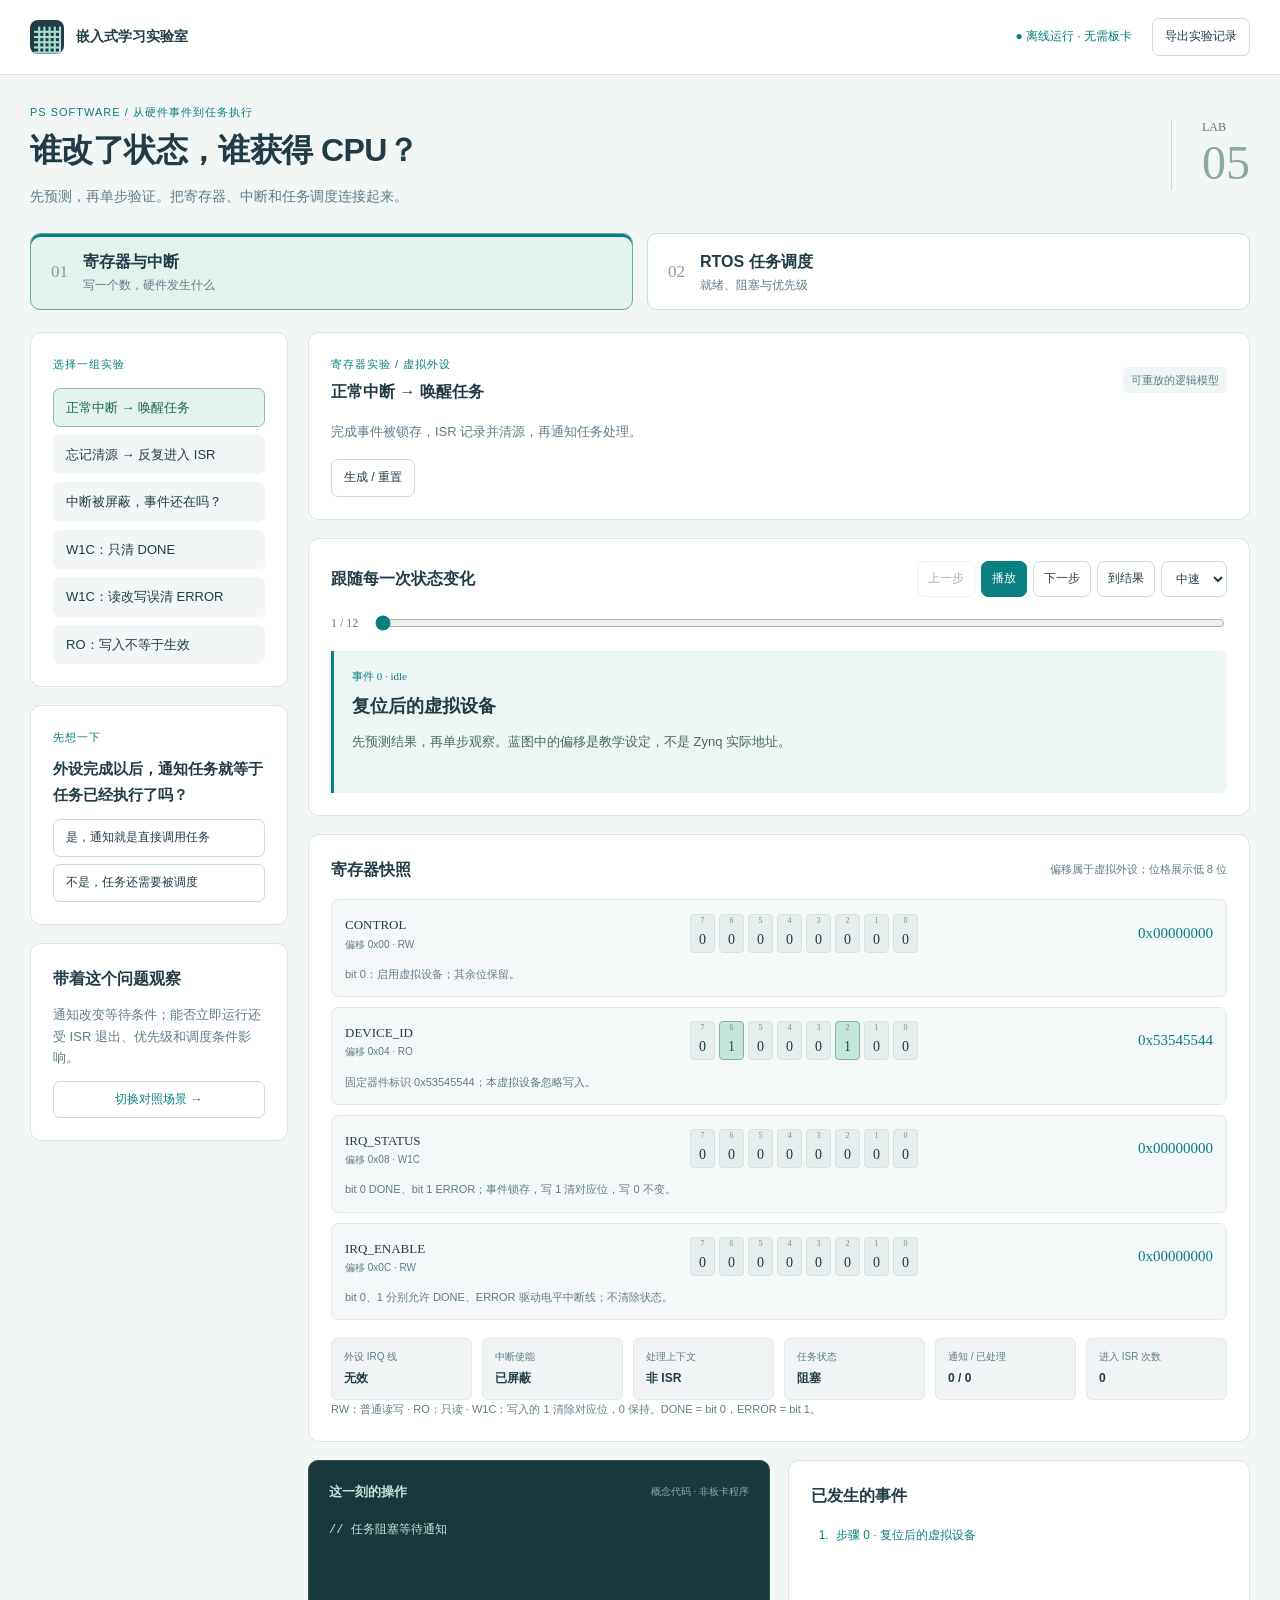
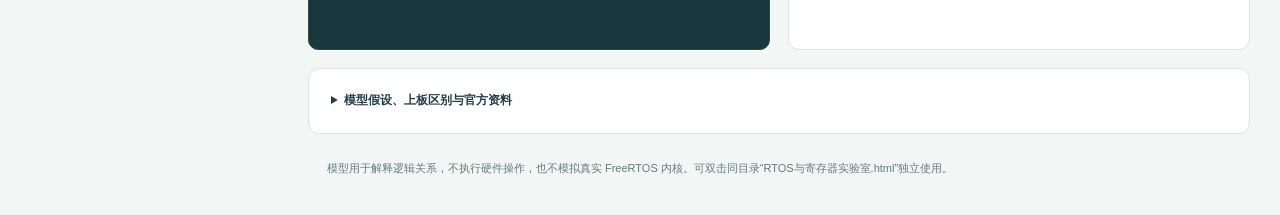
<file: rtos-lab/RTOS与寄存器实验室.html>
<!doctype html>
<html lang="zh-CN">
<head><meta charset="utf-8"><meta name="viewport" content="width=device-width,initial-scale=1"><title>RTOS 与寄存器实验室</title><style>:root{--ink:#213c46;--muted:#607c87;--teal:#087f80;--line:#d9e5e6;--bg:#f2f6f5;--amber:#a56a1b}*{box-sizing:border-box}body{margin:0;background:var(--bg);color:var(--ink);font:14px/1.65 "Segoe UI","Microsoft YaHei",sans-serif}button,input,select{font:inherit;color:inherit}button,select{border:1px solid #ccdcdc;background:white;border-radius:7px;padding:8px 12px}button{cursor:pointer}button:hover{background:#edf6f3}button:disabled{opacity:.42;cursor:default}button:focus-visible,a:focus-visible,select:focus-visible,input:focus-visible,summary:focus-visible{outline:3px solid #7cbab9;outline-offset:3px}h1,h2,h3,p{margin:0}h1{font-size:32px;letter-spacing:-.6px;line-height:1.4;margin:7px 0 12px}h2{font-size:16px}h3{font-size:18px}a{color:var(--teal)}header{display:flex;align-items:center;gap:20px;padding:18px 30px;background:white;border-bottom:1px solid var(--line)}.brand{font-weight:650;text-decoration:none;color:var(--ink);display:flex;gap:12px;align-items:center;margin-right:auto}.brand-icon{display:inline-grid;place-items:center;width:34px;height:34px;background:var(--ink);color:#a8dfce;border-radius:8px;font-size:26px}.offline{color:var(--teal);font-size:12px}header button{font-size:12px}main{max-width:1460px;margin:auto;padding:28px 30px}.intro{display:flex;justify-content:space-between;align-items:center;margin-bottom:25px}.intro>div>p:last-child{color:var(--muted)}.eyebrow{font-size:11px;letter-spacing:1px;color:var(--teal)}.chapter{border-left:1px solid #c6d8d5;padding-left:30px;font:12px Consolas;color:var(--muted)}.chapter strong{display:block;font-size:48px;font-weight:400;color:#8baaa5}.tabs{display:grid;grid-template-columns:1fr 1fr;gap:14px;margin-bottom:22px}.tabs button{display:flex;align-items:center;gap:15px;text-align:left;padding:15px 20px;border-radius:10px}.tabs button>span{font:17px Consolas;color:#829e9c}.tabs b{display:block;font-size:16px}.tabs small{display:block;color:var(--muted)}.tabs button[aria-pressed=true]{background:#e4f2ed;border-color:#6ba99b;box-shadow:inset 0 3px var(--teal)}.workspace{display:grid;grid-template-columns:258px minmax(0,1fr);gap:20px}aside,.content{display:flex;flex-direction:column;gap:18px;min-width:0}.panel{background:#fff;border:1px solid var(--line);border-radius:11px;padding:22px;min-width:0}.scenario-list{display:flex;flex-direction:column;gap:8px;margin-top:14px}.scenario-list button{text-align:left;font-size:13px;border-color:transparent;background:#f3f6f6}.scenario-list button[aria-pressed=true]{background:#e5f3ed;border-color:#91beb1;color:#176556}.prediction h2{font-size:15px;line-height:1.7;margin:10px 0 12px}.prediction button{display:block;width:100%;text-align:left;font-size:12px;margin-top:7px}.prediction button[aria-pressed=true]{border-color:var(--teal);background:#e9f4ef}.prediction p[role=status]{font-size:12px;padding-top:12px;color:var(--teal)}.takeaway p{font-size:13px;color:var(--muted);margin:12px 0}.takeaway button{font-size:12px;color:var(--teal);width:100%}.section-head{display:flex;justify-content:space-between;align-items:center;gap:12px;flex-wrap:wrap;margin-bottom:16px}.section-head .eyebrow{margin-bottom:5px}.badge{font-size:11px;color:var(--muted);background:#eff4f4;padding:4px 8px;border-radius:5px}.config>p{color:var(--muted);font-size:13px}#config-form{display:flex;gap:12px;align-items:end;flex-wrap:wrap;margin-top:17px}#rtos-options{display:flex;gap:12px;flex-wrap:wrap}label{font-size:11px;color:var(--muted)}label select{display:block;font-size:12px;margin-top:5px}#config-form>button{font-size:12px}.fine{font-size:11px;color:var(--muted);line-height:1.8}.controls{display:flex;gap:6px;flex-wrap:wrap}.controls button,.controls select{font-size:12px;padding:7px 10px}.primary{background:var(--teal);color:white;border-color:var(--teal)}.primary:hover{background:#096a6b}.scrubber{display:flex;align-items:center;gap:15px;margin:10px 0 18px;font:12px Consolas;color:var(--muted)}.scrubber>span{white-space:nowrap}.scrubber input{width:100%;min-width:0;accent-color:var(--teal)}#event{padding:18px;background:#edf6f2;border-left:3px solid var(--teal);border-radius:0 7px 7px 0;min-height:142px}#event-label{font:11px Consolas;color:var(--teal);margin-bottom:8px}#event-detail{font-size:13px;line-height:1.85;color:#486961;margin-top:8px}#result{border:1px solid #aacdba;background:#f1f8f1;padding:14px;border-radius:7px;margin-top:15px;font-size:13px}#result.warn{border-color:#dec8a5;background:#fff7ea}#result strong{display:block;margin-bottom:5px}#registers{display:grid;gap:10px}.register{display:grid;grid-template-columns:160px minmax(0,1fr) 110px;gap:12px;align-items:center;background:#f5f8f8;border:1px solid #e1eaea;border-radius:7px;padding:13px}.register b{font:13px Consolas}.register small{display:block;font-size:10px;color:var(--muted)}.register .value{font:15px Consolas;text-align:right;color:var(--teal)}.bits{display:flex;gap:4px;justify-content:center}.bit{background:#e5eded;border:1px solid #d5e2e1;border-radius:4px;min-width:25px;text-align:center;font:14px/25px Consolas}.bit.on{background:#c7e6da;border-color:#81b59e;color:#195a45}.bit small{font:8px/12px Consolas;color:#76918c}.reg-desc{grid-column:1/-1;color:var(--muted);font-size:11px}.signal-path{display:flex;gap:10px;flex-wrap:wrap;margin-top:18px}.signal{padding:10px 12px;background:#f0f4f5;border:1px solid #e1e9ea;border-radius:6px;flex:1 1 130px;font-size:12px}.signal span{display:block;font-size:10px;color:var(--muted);margin-bottom:3px}.signal.active{background:#e7f3ed;border-color:#9fc8b8}.legend{display:flex;gap:12px;flex-wrap:wrap;font-size:11px;color:var(--muted);margin-bottom:12px}.h{color:#16776f}.m{color:#a77624}.l{color:#5479a1}.isr{color:#925e9d}.timeline-scroll{overflow-x:auto;max-width:100%;padding-bottom:10px}#timeline{display:flex;gap:4px;min-width:max-content}#timeline button{font:12px Consolas;width:37px;min-height:50px;padding:7px 2px;border-radius:5px}#timeline button small{font:9px Consolas;display:block;margin-bottom:7px}#timeline .actor-H{background:#d8efe4;border-color:#99c9b2}#timeline .actor-M{background:#fbefcf;border-color:#d8c18e}#timeline .actor-L{background:#e5eef8;border-color:#a6bdd5}#timeline .actor-ISR{background:#f0e6f5;border-color:#c7afd3}#timeline .future{background:#f4f6f6;color:#a4b4b3;border-color:#e5ebeb}#timeline [aria-current=true]{outline:2px solid var(--teal);outline-offset:-2px}.table-scroll{overflow-x:auto;margin-top:17px}table{border-collapse:collapse;width:100%;font-size:12px;text-align:left}th{font-size:10px;color:var(--muted);font-weight:500;white-space:nowrap}th,td{padding:10px 8px;border-bottom:1px solid #e7eded}td:last-child{min-width:130px}.state{display:inline-block;padding:2px 7px;border-radius:4px;background:#f1f4f4;white-space:nowrap}.state.running{background:#d8efe4;color:#16776f}.state.blocked{background:#fff1d7;color:#9b6a21}.details-grid{display:grid;grid-template-columns:1fr 1fr;gap:18px;min-width:0}.code-panel{background:#19373d;border:1px solid #2b4d50;border-radius:10px;padding:20px;min-width:0;color:#c4e3d7}.code-panel h2{font-size:13px}.code-panel .section-head span{font-size:10px;color:#89b2aa}pre{font:12px/1.9 Consolas,"Microsoft YaHei",monospace;white-space:pre-wrap;overflow-wrap:anywhere;margin:0}#code{min-height:110px}#log{padding-left:21px;font-size:12px;color:var(--muted);max-height:180px;overflow-y:auto;margin:12px 0 0}#log li{padding:4px}#log li:last-child{color:var(--teal)}.sources{font-size:12px;color:var(--muted)}.sources summary{color:var(--ink);cursor:pointer;font-weight:600}.sources li{margin:9px 0}.sources a{display:block;margin-top:8px}.sources p{margin:14px 0}footer{font-size:11px;text-align:center;color:var(--muted);padding:25px 0 10px}#validation{color:#a23d36;margin-top:10px}[hidden]{display:none!important}@media(min-width:1250px){aside{position:sticky;top:18px;align-self:start}}@media(max-width:1000px){.workspace{grid-template-columns:220px minmax(0,1fr)}.panel{padding:17px}.details-grid{grid-template-columns:1fr}.register{grid-template-columns:1fr auto}.bits{justify-content:start;grid-column:1/-1;grid-row:2}.register .value{grid-column:2;grid-row:1}.chapter{display:none}}@media(max-width:720px){header{padding:13px 16px;gap:8px;flex-wrap:wrap}.offline{display:none}.brand{font-size:13px}main{padding:22px 14px}h1{font-size:25px}.intro p{font-size:12px}.workspace{grid-template-columns:1fr}.tabs{gap:8px}.tabs button{padding:12px 10px;gap:8px}.tabs b{font-size:14px}.tabs small{font-size:10px}.scenario-list{display:grid;grid-template-columns:1fr 1fr}.prediction,.takeaway{padding:16px}.prediction h2{margin:8px 0}.prediction #quiz-options{display:flex;gap:8px;flex-wrap:wrap}.prediction button{width:auto;flex:1 1 120px}.controls{width:100%}.controls button{flex:1}.signal{flex:1 1 120px}.badge{display:none}.bits{gap:5px}.bit{flex:1;min-width:20px}.register{gap:8px}.scrubber{gap:8px}.section-head .fine{max-width:100%}}
</style></head>
<body>
<header><a class="brand" href="../学习导航.html"><span class="brand-icon">▦</span>嵌入式学习实验室</a><span class="offline">● 离线运行 · 无需板卡</span><button id="export">导出实验记录</button></header>
<main>
<section class="intro"><div><p class="eyebrow">PS SOFTWARE / 从硬件事件到任务执行</p><h1>谁改了状态，谁获得 CPU？</h1><p>先预测，再单步验证。把寄存器、中断和任务调度连接起来。</p></div><div class="chapter">LAB <strong>05</strong></div></section>
<nav class="tabs" aria-label="实验类别"><button data-kind="registers" aria-pressed="true"><span>01</span><div><b>寄存器与中断</b><small>写一个数，硬件发生什么</small></div></button><button data-kind="rtos" aria-pressed="false"><span>02</span><div><b>RTOS 任务调度</b><small>就绪、阻塞与优先级</small></div></button></nav>
<div class="workspace">
<aside>
<section class="panel"><p class="eyebrow">选择一组实验</p><div id="scenarios" class="scenario-list"></div></section>
<section class="panel prediction"><p class="eyebrow">先想一下</p><h2 id="quiz-question"></h2><div id="quiz-options"></div><p id="quiz-answer" role="status" hidden></p></section>
<section class="panel takeaway"><h2>带着这个问题观察</h2><p id="takeaway"></p><button id="compare">切换对照场景 →</button></section>
</aside>
<div class="content">
<section class="panel config"><div class="section-head"><div><p class="eyebrow" id="kind-label"></p><h2 id="title"></h2></div><span class="badge">可重放的逻辑模型</span></div><p id="description"></p>
<form id="config-form"><div id="rtos-options" hidden><label>采集任务每轮工作量<select id="work"><option value="1">1 个时间单位</option><option value="2" selected>2 个时间单位</option><option value="3">3 个时间单位</option><option value="4">4 个时间单位</option></select></label><label>观察窗口<select id="horizon"><option value="12">12 个时间单位</option><option value="18" selected>18 个时间单位</option><option value="30">30 个时间单位</option><option value="36">36 个时间单位</option></select></label></div><button type="submit">生成 / 重置</button><span id="dirty" class="fine"></span></form><p id="validation" role="alert" hidden></p></section>
<section class="panel playback"><div class="section-head"><h2>跟随每一次状态变化</h2><div class="controls"><button id="previous">上一步</button><button id="play" class="primary">播放</button><button id="next">下一步</button><button id="finish">到结果</button><select id="speed" aria-label="播放速度"><option value="1100">慢速</option><option value="650" selected>中速</option><option value="150">快速</option></select></div></div>
<div class="scrubber"><span id="position"></span><input id="seek" type="range" min="0" value="0" aria-label="实验进度"></div>
<article id="event" aria-live="polite"><p id="event-label"></p><h3 id="event-title"></h3><p id="event-detail"></p></article>
<div id="result" hidden></div>
</section>
<section id="register-view" class="panel"><div class="section-head"><h2>寄存器快照</h2><span class="fine">偏移属于虚拟外设；位格展示低 8 位</span></div><div id="registers"></div><div class="signal-path" id="signals"></div><p class="fine">RW：普通读写 · RO：只读 · W1C：写入的 1 清除对应位，0 保持。DONE = bit 0，ERROR = bit 1。</p></section>
<section id="scheduler-view" class="panel" hidden><div class="section-head"><h2>调度事件时间线</h2><span class="fine">点击已发生的格子回看；浅灰格子尚未发生</span></div><div class="legend"><span class="h">H 高优先级</span><span class="m">M 中优先级</span><span class="l">L 低优先级</span><span class="isr">ISR 中断</span><span>— 空闲 / 初态</span></div><div class="timeline-scroll"><div id="timeline"></div></div><p class="fine">每格是一条事件，格子宽度不表示耗时。时间为离散教学单位。运行区间步骤显示区间开始时的状态；其他步骤显示动作后的状态。时间线标明执行者。中断可能与任务处于同一时间单位，详见事件说明。</p><div class="table-scroll"><table><thead><tr><th>任务</th><th>基础 → 有效优先级</th><th>状态</th><th>等待 / 工作</th></tr></thead><tbody id="tasks"></tbody></table></div><div id="scheduler-status" class="signal-path"></div></section>
<div class="details-grid"><section class="code-panel"><div class="section-head"><h2>这一刻的操作</h2><span>概念代码 · 非板卡程序</span></div><pre id="code"></pre></section><section class="panel"><h2>已发生的事件</h2><ol id="log"></ol></section></div>
<details class="panel sources"><summary>模型假设、上板区别与官方资料</summary><ul id="limits"></ul><p>真实 Linux 驱动使用 MMIO/DMA 等内核接口；裸机或 RTOS 使用对应 BSP。这里的伪代码不提供可直接写入板卡的地址。volatile 不保证原子性、访问顺序或 DMA 缓存一致性。</p><a href="https://kernel.org/doc/html/next/driver-api/device-io.html" target="_blank" rel="noreferrer">Linux：MMIO 与寄存器访问</a><a href="https://github.freertos.org/Documentation/02-Kernel/02-Kernel-features/01-Tasks-and-co-routines/04-Task-scheduling" target="_blank" rel="noreferrer">FreeRTOS：任务调度</a><a href="https://freertos.org/Real-time-embedded-RTOS-mutexes.html" target="_blank" rel="noreferrer">FreeRTOS：互斥锁与优先级继承</a></details>
</div></div>
<footer>模型用于解释逻辑关系，不执行硬件操作，也不模拟真实 FreeRTOS 内核。可双击同目录“RTOS与寄存器实验室.html”独立使用。</footer>
</main><script>/* Virtual MMIO model: offsets and behavior are teaching contracts, not a real BSP.
 * Reference: https://docs.kernel.org/driver-api/device-io.html
 * The controller completion step abstracts GIC EOI; EOI is not peripheral W1C.
 */
(function (root, factory) {
  const api = factory();
  if (typeof module === 'object' && module.exports) module.exports = api;
  else root.RegisterLab = api;
})(typeof globalThis !== 'undefined' ? globalThis : this, function () {
  'use strict';
  const DONE = 1, ERROR = 2, ENABLE = 1;
  const definition = [
    { name: 'CONTROL', offset: '0x00', access: 'RW', description: 'bit 0：启用虚拟设备；其余位保留。' },
    { name: 'DEVICE_ID', offset: '0x04', access: 'RO', description: '固定器件标识 0x53545544；本虚拟设备忽略写入。' },
    { name: 'IRQ_STATUS', offset: '0x08', access: 'W1C', description: 'bit 0 DONE、bit 1 ERROR；事件锁存，写 1 清对应位，写 0 不变。' },
    { name: 'IRQ_ENABLE', offset: '0x0C', access: 'RW', description: 'bit 0、1 分别允许 DONE、ERROR 驱动电平中断线；不清除状态。' }
  ];
  function uint32(value) {
    if (!Number.isInteger(value) || value < 0 || value > 0xffffffff) throw new RangeError('寄存器值必须是 0 到 0xFFFFFFFF 的整数');
    return value >>> 0;
  }
  class Device {
    constructor() {
      this.values = { CONTROL: 0, DEVICE_ID: 0x53545544, IRQ_STATUS: 0, IRQ_ENABLE: 0 };
      this.inIsr = false;
      this.controllerActive = false;
      this.taskState = 'blocked';
      this.notifications = 0;
      this.handled = 0;
      this.lostError = false;
      this.irqEntries = 0;
      this.recordedEvents = 0;
    }
    check(name) {
      if (!Object.prototype.hasOwnProperty.call(this.values, name)) throw new RangeError('未知寄存器：' + name);
    }
    read(name) {
      this.check(name);
      return this.values[name] >>> 0;
    }
    write(name, value) {
      this.check(name);
      value = uint32(value);
      if (name === 'DEVICE_ID') return this.read(name);
      if (name === 'IRQ_STATUS') {
        const cleared = this.values.IRQ_STATUS & value & 3;
        if ((cleared & ERROR) && !(this.recordedEvents & ERROR)) this.lostError = true;
        this.values.IRQ_STATUS &= ~(value & 3);
      } else {
        this.values[name] = value & (name === 'CONTROL' ? ENABLE : 3);
      }
      return this.read(name);
    }
    raise(bits) {
      bits = uint32(bits) & 3;
      if (!(this.values.CONTROL & ENABLE)) return false;
      this.values.IRQ_STATUS |= bits;
      // A new event is not yet recorded by software, even if an older one was.
      this.recordedEvents &= ~bits;
      return true;
    }
    record(bits) {
      this.recordedEvents |= uint32(bits) & this.values.IRQ_STATUS & 3;
    }
    get irqLine() {
      return (this.values.IRQ_STATUS & this.values.IRQ_ENABLE & 3) !== 0;
    }
    enterInterrupt() {
      if (!this.irqLine || this.inIsr || this.controllerActive) return false;
      this.inIsr = true;
      this.controllerActive = true;
      this.irqEntries++;
      return true;
    }
    controllerComplete() {
      if (!this.inIsr || !this.controllerActive) throw new Error('只有已进入的中断才能完成控制器确认');
      this.controllerActive = false;
    }
    exitInterrupt() {
      if (!this.inIsr || this.controllerActive) throw new Error('返回前需要完成控制器确认');
      this.inIsr = false;
    }
    notify() {
      if (!this.inIsr) throw new Error('此实验只从 ISR 发送任务通知');
      this.notifications++;
      this.taskState = 'ready';
    }
    takeNotification() {
      if (this.inIsr || this.notifications === 0) return false;
      this.notifications--;
      this.taskState = 'running';
      this.handled++;
      return true;
    }
    blockTask() {
      if (this.notifications !== 0) throw new Error('仍有通知时不能在此模型中阻塞');
      this.taskState = 'blocked';
    }
    snapshot(time) {
      return {
        time,
        registers: definition.map(item => Object.assign({}, item, { value: this.read(item.name) })),
        irqLine: this.irqLine,
        irqEnabled: this.values.IRQ_ENABLE !== 0,
        inIsr: this.inIsr,
        controllerActive: this.controllerActive,
        taskState: this.taskState,
        notifications: this.notifications,
        handled: this.handled,
        lostError: this.lostError,
        irqEntries: this.irqEntries,
        recordedEvents: this.recordedEvents
      };
    }
  }

  const scenarios = [
    { id: 'irq-normal', title: '正常中断 → 唤醒任务', description: '完成事件被锁存，ISR 记录并清源，再通知任务处理。' },
    { id: 'irq-uncleared', title: '忘记清源 → 反复进入 ISR', description: '比较外设状态清除与中断控制器 EOI；后者不会清掉前者。' },
    { id: 'irq-masked', title: '中断被屏蔽，事件还在吗？', description: '先屏蔽中断、产生事件，再解除屏蔽，观察锁存状态。' },
    { id: 'w1c-correct', title: 'W1C：只清 DONE', description: '写入 0x01，保留尚未处理的 ERROR。' },
    { id: 'w1c-rmw', title: 'W1C：读改写误清 ERROR', description: '状态为 0x03 时执行 status |= DONE，会写回什么？' },
    { id: 'ro-write', title: 'RO：写入不等于生效', description: '比较普通 RW 控制位与只读 DEVICE_ID。' }
  ];
  const limits = [
    '虚构外设与寄存器偏移，仅用于理解语义，不能用于真实板卡。RO 写入被忽略是本模型约定，实际器件也可能报错。',
    'IRQ_STATUS 采用锁存、写 1 清除，IRQ_ENABLE 只屏蔽输出；CONTROL 仅控制新事件的产生，不负责复位或清除旧事件。这些规则都须以实际手册为准。',
    '中断为电平触发，单核、无嵌套。控制器完成是 EOI 的抽象，不模拟 GIC 的全部 pending/active 状态、优先级、屏障或真实时延。',
    '清源、EOI、通知与 ISR 返回按一种教学顺序展示；真实 BSP/RTOS 可能由中断封装层处理 EOI，顺序与屏障要求依平台而定。',
    'lostError 表示清除了本示例软件尚未记录的 ERROR。真实硬件不提供这个“上帝视角”标志；读出状态也不自动代表业务已处理。',
    '每步是一项逻辑事件，不是 CPU 周期。volatile 不能替代访问器、内存屏障、缓存维护或多任务同步。'
  ];

  function run(options) {
    options = options || {};
    const id = options.scenario === undefined ? 'irq-normal' : options.scenario;
    const scenario = scenarios.find(item => item.id === id);
    if (!scenario) throw new RangeError('未知寄存器场景：' + id);
    const device = new Device(), steps = [];
    function step(title, detail, code, actor, action) {
      if (action) action();
      const tick = steps.length;
      steps.push({ title, detail, code: code || '', actor: actor || 'CPU', tick, snapshot: device.snapshot(tick) });
    }
    function configure(mask) {
      step('启用虚拟外设', 'CONTROL 为普通 RW：写入 bit 0 后，设备可以产生新事件。', 'mmio_write(CONTROL, ENABLE);', 'CPU', () => device.write('CONTROL', ENABLE));
      step(mask ? '打开事件中断' : '暂时屏蔽事件中断', 'IRQ_ENABLE 只决定锁存事件能否驱动中断线，不改变 IRQ_STATUS。', 'mmio_write(IRQ_ENABLE, ' + (mask ? 'DONE | ERROR' : '0') + ');', 'CPU', () => device.write('IRQ_ENABLE', mask));
    }
    function enter() {
      step('CPU 进入 ISR', '电平中断线有效且没有正在处理的 ISR，控制器交付中断。任务此刻仍未运行。', 'irq_handler(); // 由平台中断入口调用', 'ISR', () => {
        if (!device.enterInterrupt()) throw new Error('场景中的中断尚未满足进入条件');
      });
    }
    function eoi() {
      step('完成中断控制器确认', '平台封装层完成 EOI 的抽象操作。它结束控制器的 active 状态，不会替外设清除 IRQ_STATUS。', 'platform_irq_complete(); // 抽象 EOI', 'ISR', () => device.controllerComplete());
    }
    function exit() {
      step('从 ISR 返回', '退出中断上下文。随后才能调度普通任务；若源仍有效，仍可能再次进入 ISR。', 'return_from_irq();', 'ISR', () => device.exitInterrupt());
    }
    step('复位后的虚拟设备', '先预测结果，再单步观察。蓝图中的偏移是教学设定，不是 Zynq 实际地址。', '// 任务阻塞等待通知', 'idle');
    let result;

    if (id === 'irq-normal') {
      configure(3);
      step('设备产生 DONE', '设备把 DONE 锁存到 IRQ_STATUS。对应使能位为 1，中断线变为有效。', '// 硬件事件：IRQ_STATUS |= DONE', 'DEVICE', () => device.raise(DONE));
      enter();
      let status = 0;
      step('读取并记录原因', '读取不会清除状态。先把原因记录下来，之后清除才不会失去本次事件信息。', 'status = mmio_read(IRQ_STATUS);\nrecord_events(status);', 'ISR', () => { status = device.read('IRQ_STATUS'); device.record(status); });
      step('向 W1C 写入已确认的位', '写 1 清 DONE，写 0 保留其他位。外设中断线此时撤销，但 CPU 仍在 ISR 内。', 'mmio_write(IRQ_STATUS, status & DONE);', 'ISR', () => device.write('IRQ_STATUS', status & DONE));
      eoi();
      step('ISR 通知处理任务', '任务从阻塞变为就绪。通知成功不等于任务已经执行；CPU 还没有退出 ISR。', 'notify_task_from_isr(); // 对应平台允许的 ISR API', 'ISR', () => device.notify());
      exit();
      step('任务取得通知并处理', '本例没有其他更高优先级就绪任务，处理任务运行，消费一个通知并处理结果。', 'take_notification();\nprocess_result();', 'TASK', () => device.takeNotification());
      step('任务重新等待', '处理完成后阻塞，等待下一次事件，而不是占用 CPU 忙等。', 'wait_for_next_notification();', 'TASK', () => device.blockTask());
      result = { title: '一次事件，一次处理', detail: 'DONE 已清除，中断线撤销；通知被消费，任务处理 1 次后再次阻塞。', tone: 'good' };
    } else if (id === 'irq-uncleared') {
      configure(3);
      step('设备产生 DONE', '状态锁存并拉起电平中断线。', '// 硬件产生 DONE', 'DEVICE', () => device.raise(DONE));
      for (let i = 0; i < 3; i++) {
        enter();
        step('读取了状态，但没有清源', '这次 ISR 只读取状态。读取本模型的 W1C 寄存器没有清除副作用。', 'status = mmio_read(IRQ_STATUS);\n// 缺少 mmio_write(IRQ_STATUS, DONE);', 'ISR', () => device.read('IRQ_STATUS'));
        eoi();
        exit();
      }
      step('仍有待处理中断', '已演示三次 ISR 进入，DONE 和中断线仍有效。为便于观察，动画在此停止；问题没有自行消失。', '// IRQ_STATUS == DONE；IRQ line 仍有效', 'idle');
      result = { title: 'EOI 不能代替外设清源', detail: '仅完成控制器确认，电平源仍然有效，ISR 会反复进入。本例未通知任务。', tone: 'warn' };
    } else if (id === 'irq-masked') {
      configure(0);
      step('设备产生 DONE，但线没有拉起', 'IRQ_STATUS 已记录 DONE。使能掩码为 0，因此不向控制器提出中断请求。', '// 硬件产生 DONE；IRQ_ENABLE == 0', 'DEVICE', () => device.raise(DONE));
      step('CPU 暂时没有进入 ISR', '没有 ISR 不代表没有事件；可以看到状态位仍为 1，任务仍在等待。', '// 检查：暂不满足中断进入条件', 'CPU', () => {
        if (device.enterInterrupt()) throw new Error('屏蔽时不应进入中断');
      });
      step('解除 DONE 屏蔽', '不需要再产生一次事件；旧的锁存 DONE 与新掩码组合，使中断线立即有效。', 'mmio_write(IRQ_ENABLE, DONE);', 'CPU', () => device.write('IRQ_ENABLE', DONE));
      enter();
      step('记录并清除旧事件', '解除屏蔽后可处理先前的 DONE。屏蔽和清除是两件事。', 'record_events(mmio_read(IRQ_STATUS));\nmmio_write(IRQ_STATUS, DONE);', 'ISR', () => { device.record(device.read('IRQ_STATUS')); device.write('IRQ_STATUS', DONE); });
      eoi();
      step('发送任务通知', '处理任务变为就绪，等待 ISR 返回。', 'notify_task_from_isr();', 'ISR', () => device.notify());
      exit();
      step('任务处理先前的事件', '事件在被屏蔽期间没有丢失，但处理延迟了。', 'take_notification();\nprocess_result();', 'TASK', () => device.takeNotification());
      result = { title: '屏蔽中断不等于清除事件', detail: '本模型的状态会锁存；解除使能屏蔽后，旧事件仍可触发中断。', tone: 'good' };
    } else if (id === 'w1c-correct' || id === 'w1c-rmw') {
      configure(0);
      step('DONE 和 ERROR 同时置位', '当前 IRQ_STATUS = 0x03。本实验使用轮询，不启用中断。目标是只确认 DONE，保留 ERROR 供后续处理。', '// 硬件产生 DONE | ERROR', 'DEVICE', () => device.raise(DONE | ERROR));
      if (id === 'w1c-correct') {
        step('记录 DONE 并只写入 0x01', '写 DONE 对应的 1 清除 DONE；ERROR 对应写 0，因此 ERROR 保持为 1。', 'record_events(DONE);\nmmio_write(IRQ_STATUS, DONE);', 'CPU', () => { device.record(DONE); device.write('IRQ_STATUS', DONE); });
        step('读取剩余 ERROR', '现在 IRQ_STATUS = 0x02，未处理的 ERROR 仍可被软件发现。', 'pending = mmio_read(IRQ_STATUS); // 0x02', 'CPU', () => device.read('IRQ_STATUS'));
        result = { title: '只清除了指定事件', detail: 'DONE 清零，ERROR 保留；下一步应按业务要求记录并处理 ERROR。', tone: 'good' };
      } else {
        let readValue = 0;
        step('读改写：先读到 0x03', '程序打算确认 DONE，却把整个状态值读出来作为即将写回的基础。此例没有记录 ERROR。', 'temp = mmio_read(IRQ_STATUS); // 0x03', 'CPU', () => { readValue = device.read('IRQ_STATUS'); device.record(DONE); });
        step('与 DONE 做按位或，仍是 0x03', '0x03 | 0x01 = 0x03。普通变量中的“置位”，在这里将变成向两个状态位都写 1。', 'temp |= DONE; // 0x03', 'CPU', () => { readValue |= DONE; });
        step('写回 0x03，两个位都被清除', 'W1C 将 DONE 和 ERROR 同时清零，软件没有保留的 ERROR 信息因此丢失。', 'mmio_write(IRQ_STATUS, temp); // 写 0x03', 'CPU', () => device.write('IRQ_STATUS', readValue));
        result = { title: '读改写误清了 ERROR', detail: 'IRQ_STATUS 从 0x03 变成 0。不要默认对 W1C 寄存器使用 |=；应根据手册写入需要确认的位掩码。', tone: 'warn' };
      }
    } else {
      step('读取只读 ID', 'DEVICE_ID = 0x53545544。寄存器属性决定写入是否允许或有意义。', 'id = mmio_read(DEVICE_ID);', 'CPU', () => device.read('DEVICE_ID'));
      step('尝试写入 DEVICE_ID', '此虚拟器件忽略 RO 写入，ID 没有改变。真实硬件的处理方式必须查手册。', 'mmio_write(DEVICE_ID, 0); // 本模型忽略', 'CPU', () => device.write('DEVICE_ID', 0));
      step('写入普通 RW 控制位', 'CONTROL 的 bit 0 是可写位，写入 1 后保存为 1。', 'mmio_write(CONTROL, ENABLE);', 'CPU', () => device.write('CONTROL', ENABLE));
      step('清除普通 RW 控制位', 'CONTROL 与 W1C 状态寄存器不同：向 CONTROL 写 0 使 enable 变为 0。', 'mmio_write(CONTROL, 0);', 'CPU', () => device.write('CONTROL', 0));
      result = { title: '访问属性决定操作含义', detail: '同样是写 0，RW 可保存为 0、RO 可忽略、W1C 则保留原状态。此处采用明确的虚拟硬件约定。', tone: 'good' };
    }
    return { kind: 'registers', title: scenario.title, description: scenario.description, config: { scenario: id }, steps, result, limits: limits.slice() };
  }
  return { Device, DONE, ERROR, ENABLE, scenarios, run };
});
</script><script>/* Single-core teaching scheduler, not FreeRTOS execution or measured hardware timing.
 * References: https://www.freertos.org/Documentation/02-Kernel/02-Kernel-features/01-Tasks-and-co-routines/04-Task-scheduling
 * https://www.freertos.org/Real-time-embedded-RTOS-mutexes.html
 */
(function (root, factory) {
  const api = factory();
  if (typeof module === 'object' && module.exports) module.exports = api;
  else root.SchedulerLab = api;
})(typeof globalThis !== 'undefined' ? globalThis : this, function () {
  'use strict';
  const scenarios = [
    {id:'blocking',title:'等待通知：让出 CPU',description:'采集任务阻塞等待；外部事件在第 6 拍触发中断，唤醒采集任务。'},
    {id:'busy-wait',title:'忙等：占住 CPU',description:'同样等待第 6 拍的外部事件，但采集任务始终保持就绪，持续查询。'},
    {id:'inversion',title:'优先级反转',description:'用无继承的二值信号量充当锁：低优先级任务持锁，高优先级任务等锁，中优先级任务延迟释放锁。'},
    {id:'inheritance',title:'优先级继承',description:'改用具备优先级继承的互斥锁，对比低优先级持锁任务的临时提权与恢复。'},
    {id:'periodic-relative',title:'相对延时：周期逐渐偏移',description:'每轮工作结束后再等待 5 拍；执行时间也会计入相邻两轮的间隔。'},
    {id:'periodic-absolute',title:'固定周期：按计划唤醒',description:'按 0、5、10… 的计划释放采集任务；本模型每轮工作少于 5 拍。'}
  ].map(Object.freeze);
  Object.freeze(scenarios);
  const limits = [
    '单核、固定优先级、抢占式教学模型：数字越大，优先级越高；不模拟 SMP、相同优先级时间片和调度开销。',
    '“拍”是逻辑时间单位。浏览器播放速度只影响观看速度，不代表 RTOS tick 时长、CPU 频率或真实中断延迟。',
    '同一拍可以有多个瞬时边界事件。标为运行区间的步骤才消耗 1 拍；状态是该步骤执行时可观察的快照。',
    '通知场景只有一次外部 IRQ（t=6），使用计数式通知并在任务取得通知时消耗一次；不是完整 FreeRTOS 移植。',
    '无继承组模拟用二值信号量承担互斥；继承组模拟 FreeRTOS mutex。不是关闭 FreeRTOS mutex 的继承开关。只有一把锁和一个等待者，无嵌套锁、超时或链式继承。',
    '周期场景每轮执行 1–4 拍、周期 5 拍且没有更高优先级任务，因此绝对周期实验不包含过载或截止时间错失。'
  ];
  const clone = value => JSON.parse(JSON.stringify(value));
  function configuration(options) {
    if (options === undefined) options = {};
    if (!options || typeof options !== 'object' || Array.isArray(options)) throw new TypeError('参数必须是对象');
    const config = {
      scenario:options.scenario === undefined ? 'blocking' : options.scenario,
      workTicks:options.workTicks === undefined ? 2 : options.workTicks,
      horizon:options.horizon === undefined ? 18 : options.horizon
    };
    if (!scenarios.some(item=>item.id===config.scenario)) throw new RangeError('未知调度场景');
    if (!Number.isInteger(config.workTicks)||config.workTicks<1||config.workTicks>4) throw new RangeError('采集任务每轮工作量必须是 1–4 拍的整数');
    if (!Number.isInteger(config.horizon)||config.horizon<12||config.horizon>36) throw new RangeError('观察窗口必须是 12–36 拍的整数');
    return config;
  }
  function task(id,name,priority,remaining,state,note) {
    return {id,name,basePriority:priority,effectivePriority:priority,remaining,state:state||'ready',note:note||'',phase:'work'};
  }
  function simulate(config) {
    const isWait = ['blocking','busy-wait'].includes(config.scenario);
    const isMutex = ['inversion','inheritance'].includes(config.scenario);
    const isPeriodic = config.scenario.startsWith('periodic-');
    const inherit = config.scenario === 'inheritance';
    const tasks = [
      task('H','采集任务',3,config.workTicks),
      task('M','通信任务',2,isPeriodic?4:8),
      task('L','日志任务',1,isMutex?4:(isPeriodic?config.horizon:4))
    ];
    const H=tasks[0],M=tasks[1],L=tasks[2];
    const state={tasks,time:0,owner:null,notifications:0,steps:[],metrics:{
      work:{H:0,M:0,L:0},busyTicks:0,irqCount:0,highBlockedAt:null,highAcquiredAt:null,
      highWaitTicks:0,periodicStarts:[],period:5
    }};
    if(isWait){H.phase='wait';H.note='等待 t=6 的外部完成事件';}
    if(isMutex){
      state.owner='L';
      L.note='开始观察前已持有互斥锁，临界区还需 4 拍';
      H.state='blocked';H.note='尚未到任务释放时刻 t=1';H.phase='acquire';
      M.state='blocked';M.note='尚未到任务释放时刻 t=2';
    }
    if(isPeriodic){H.phase='periodic';H.nextRelease=0;H.cycleStarted=false;}
    function emit(actor,event,title,detail,code,duration) {
      const running = duration ? actor : (actor==='ISR'?'ISR':'');
      const observed = tasks.map(t=>({
        id:t.id,name:t.name,basePriority:t.basePriority,effectivePriority:t.effectivePriority,
        state:running===t.id?'running':t.state,note:t.note
      }));
      state.steps.push({actor,tick:state.time,event,duration:duration||0,title,detail,code:code||'',
        snapshot:{time:state.time,running,tasks:observed,mutex:{owner:state.owner},
          notifications:state.notifications,metrics:clone(state.metrics)}});
    }
    function pick() {
      return tasks.filter(t=>t.state==='ready').sort((a,b)=>b.effectivePriority-a.effectivePriority||a.id.localeCompare(b.id))[0];
    }
    function advanceWork(t) {
      t.remaining--;
      state.metrics.work[t.id]++;
      state.time++;
      if(t.remaining>0) return;
      if(isPeriodic&&t===H){
        H.state='blocked';H.cycleStarted=false;
        H.nextRelease=config.scenario==='periodic-relative'?state.time+5:H.nextRelease+5;
        H.note='本轮结束；等待计划时刻 t='+H.nextRelease;
        emit('H','delay','采集任务进入延时',
          (config.scenario==='periodic-relative'?'从本轮结束时刻起再等待 5 拍。':'下一次唤醒沿用固定 5 拍周期的时间基准。')+
          ' 下一次就绪时刻为 t='+H.nextRelease+'；进入阻塞态后其他任务可运行。',
          config.scenario==='periodic-relative'?'vTaskDelay(period);':'vTaskDelayUntil(&lastWake, period);',0);
      }else{
        t.state='done';t.note='本次示例工作已完成';
        if(isMutex&&state.owner===t.id){
          state.owner=null;t.effectivePriority=t.basePriority;
          if(t===L&&H.phase==='acquire'){H.state='ready';H.note='锁已释放，等待调度后重新取得锁';}
          emit(t.id,'unlock',t.name+'释放互斥锁',
            '互斥锁变为空闲；等待者可以变为就绪，但只有取得 CPU 后才继续。持锁任务恢复基础优先级。',
            inherit?'xSemaphoreGive(mutex);':'xSemaphoreGive(binaryGate);',0);
        }
        emit(t.id,'complete',t.name+'完成',
          '本次有限实验中的工作已结束。done 表示结束本次示例，不是 FreeRTOS 的标准任务状态名称。',
          '/* 本次工作结束 */',0);
      }
    }
    emit('idle','initial','观察初始状态',
      isMutex?'低优先级任务已持锁。H 在 t=1 就绪，M 在 t=2 就绪；只比较这一个锁的调度结果。':
      isWait?'H 优先级 3，M 为 2，L 为 1；外部 IRQ 固定在 t=6 到达。':
      'H 每轮工作 '+config.workTicks+' 拍，目标周期为 5 拍；M、L 在空闲期间处理后台工作。',
      '/* 先看任务优先级与状态，再单步 */',0);
    while(state.time<config.horizon){
      const now=state.time;
      if(isWait&&now===6&&state.metrics.irqCount===0){
        state.notifications++;state.metrics.irqCount++;
        if(H.state==='blocked'){H.state='ready';H.note='IRQ 已到达，等待运行并取得通知';}
        emit('ISR','irq','外部完成中断到达',
          'ISR 增加通知计数，并使等待通知的任务就绪。中断退出后按最高就绪优先级调度；不是等到下一个时间片才允许切换。',
          'vTaskNotifyGiveFromISR(task, &higherPriorityWoken);\nportYIELD_FROM_ISR(higherPriorityWoken);',0);
      }
      if(isMutex&&now===1&&H.state==='blocked'&&H.note.includes('释放')){
        H.state='ready';H.note='开始工作，首先需要取得互斥锁';
        emit('H','release','高优先级采集任务就绪','H 在 t=1 被释放，优先级 3，先尝试获取 L 持有的锁。','/* 任务释放 */',0);
      }
      if(isMutex&&now===2&&M.state==='blocked'){
        M.state='ready';M.note='通信工作需要 8 拍，不使用这把锁';
        emit('M','release','中优先级通信任务就绪','M 不依赖这把锁，因此可以正常参与优先级调度。','/* 任务释放 */',0);
      }
      if(isPeriodic&&H.state==='blocked'&&now>=H.nextRelease){
        H.state='ready';H.remaining=config.workTicks;H.note='延时到期，等待调度';
        emit('H','release','采集任务延时到期','达到 t='+H.nextRelease+'，采集任务从阻塞变为就绪。','/* 延时到期 */',0);
      }
      let selected=pick();
      // Blocking calls and successful lock/notification acquisition are boundary events.
      // Re-pick after each such operation so a blocked task can never consume a work quantum.
      let boundaryCount=0;
      while(selected&&boundaryCount++<4){
        if(isWait&&selected===H&&H.phase==='wait'){
          if(state.notifications>0){
            state.notifications--;H.phase='work';H.note='已取得一次通知，开始处理数据';
            emit('H','notify-take','采集任务取得通知','通知计数减少一次；随后执行数据处理。通知到达与处理完成是不同事件。',
              config.scenario==='blocking'?'ulTaskNotifyTake(pdFALSE, portMAX_DELAY);':'ulTaskNotifyTake(pdFALSE, 0);',0);
          }else if(config.scenario==='blocking'){
            H.state='blocked';H.note='阻塞等待通知，不参与就绪任务竞争';
            emit('H','block','采集任务阻塞等待','没有通知，H 让出 CPU。M 和 L 有机会在等待期间运行。',
              'ulTaskNotifyTake(pdFALSE, portMAX_DELAY);',0);
            selected=pick();continue;
          }
        }
        if(isMutex&&selected===H&&H.phase==='acquire'){
          if(state.owner===null){
            state.owner='H';H.phase='work';H.note='已取得互斥锁，执行临界区';
            state.metrics.highAcquiredAt=now;
            state.metrics.highWaitTicks=now-state.metrics.highBlockedAt;
            emit('H','lock','采集任务取得互斥锁','从 t='+state.metrics.highBlockedAt+' 等到 t='+now+
              '，共等待 '+state.metrics.highWaitTicks+' 拍。',
              inherit?'xSemaphoreTake(mutex, portMAX_DELAY);':'xSemaphoreTake(binaryGate, portMAX_DELAY);',0);
          }else{
            H.state='blocked';H.note='等待 L 释放互斥锁';state.metrics.highBlockedAt=now;
            if(inherit){L.effectivePriority=H.effectivePriority;L.note='持锁期间继承 H 的优先级 3';}
            emit('H','block','采集任务因互斥锁阻塞',
              inherit?'L 的有效优先级临时升到 3，帮助它尽快运行并释放锁；H 本身仍然阻塞。':
                'H 优先级很高，但锁仍归 L。H 阻塞后不能直接越过临界区。',
              inherit?'xSemaphoreTake(mutex, portMAX_DELAY);':'xSemaphoreTake(binaryGate, portMAX_DELAY);',0);
            selected=pick();continue;
          }
        }
        break;
      }
      if(!selected){
        emit('idle','idle','CPU 进入空闲','没有就绪的示例任务；本拍运行空闲任务。','/* idle task */',1);
        state.time++;continue;
      }
      if(isWait&&selected===H&&H.phase==='wait'){
        H.note='查询未完成，仍保持就绪';
        emit('H','busy','采集任务忙等',
          '运行区间 ['+now+', '+(now+1)+')：没有通知仍继续查询。M、L 虽然就绪，但优先级较低，无法运行。',
          'while (ulTaskNotifyTake(pdFALSE, 0) == 0) { /* 不阻塞 */ }',1);
        state.metrics.busyTicks++;state.time++;continue;
      }
      if(isPeriodic&&selected===H&&!H.cycleStarted){
        H.cycleStarted=true;state.metrics.periodicStarts.push(now);
      }
      selected.note='本拍开始时剩余工作 '+selected.remaining+' 拍';
      emit(selected.id,'work',selected.name+'运行',
        '运行区间 ['+now+', '+(now+1)+')：'+selected.name+' 是当前最高优先级的就绪任务。'+
        (selected.effectivePriority!==selected.basePriority?' 当前优先级 '+selected.effectivePriority+' 来自互斥锁继承。':''),
        selected===H?'process_data_one_quantum();':selected===M?'service_communication_one_quantum();':'write_log_one_quantum();',1);
      advanceWork(selected);
    }
    if(state.metrics.highBlockedAt!==null&&state.metrics.highAcquiredAt===null)
      state.metrics.highWaitTicks=config.horizon-state.metrics.highBlockedAt;
    emit('idle','end','到达观察窗口末尾',
      '观察到 t='+config.horizon+'。尚未完成的任务继续保留真实模型状态；窗口结束不等于它们已完成。',
      '/* 结束本次观察 */',0);
    let result;
    if(isWait){
      const earlyWork=state.steps.filter(s=>s.event==='work'&&s.tick<6&&s.actor!=='H').length;
      result={tone:config.scenario==='blocking'?'good':'warn',
        title:config.scenario==='blocking'?'等待期间，其他任务可以运行':'忙等占用了等待期间的 CPU',
        detail:'外部事件都在 t=6 到达。事件前，其他任务完成 '+earlyWork+' 拍工作；H 忙等 '+state.metrics.busyTicks+
          ' 拍。通知已消耗 '+(state.metrics.irqCount-state.notifications)+' 次。忙等不会让外部事件提前。'};
    }else if(isMutex){
      const acquired=state.metrics.highAcquiredAt;
      result={tone:inherit?'good':'warn',title:inherit?'继承帮助持锁者尽快释放锁':'中优先级任务延长了高优先级任务的等待',
        detail:acquired===null?'窗口结束时 H 仍未取得锁；已等待 '+state.metrics.highWaitTicks+' 拍。':
          'H 在 t='+state.metrics.highBlockedAt+' 等锁，在 t='+acquired+' 取得锁，共等待 '+state.metrics.highWaitTicks+
          ' 拍。解锁后持锁任务恢复基础优先级。'};
    }else{
      const starts=state.metrics.periodicStarts;
      const gaps=starts.slice(1).map((t,i)=>t-starts[i]);
      result={tone:config.scenario==='periodic-absolute'?'good':'warn',
        title:config.scenario==='periodic-absolute'?'按固定时间基准释放任务':'工作时间叠加进了相邻两轮间隔',
        detail:'已开始的轮次：t='+starts.join('、')+'；相邻开始间隔：'+(gaps.length?gaps.join('、'):'尚无完整间隔')+
          ' 拍。目标周期 5 拍，每轮执行 '+config.workTicks+' 拍。这里只比较无过载的情况。'};
    }
    return {kind:'rtos',title:scenarios.find(s=>s.id===config.scenario).title,
      description:scenarios.find(s=>s.id===config.scenario).description,config,
      steps:state.steps,result,limits:limits.slice()};
  }
  function run(options){return simulate(configuration(options));}
  return Object.freeze({scenarios,run});
});
</script><script>(() => {
'use strict';
const $ = id => document.getElementById(id);
const escape = value => String(value ?? '').replace(/[&<>"']/g, c => ({'&':'&amp;','<':'&lt;','>':'&gt;','"':'&quot;',"'":'&#39;'}[c]));
const states = {running:'运行',ready:'就绪',blocked:'阻塞',done:'完成'};
const pairs = {'irq-normal':'irq-uncleared','irq-uncleared':'irq-normal','irq-masked':'irq-normal','w1c-correct':'w1c-rmw','w1c-rmw':'w1c-correct','ro-write':'w1c-correct',blocking:'busy-wait','busy-wait':'blocking',inversion:'inheritance',inheritance:'inversion','periodic-relative':'periodic-absolute','periodic-absolute':'periodic-relative'};
const questions = {
 'irq-normal':['外设完成以后，通知任务就等于任务已经执行了吗？',['是，通知就是直接调用任务','不是，任务还需要被调度'],1,'通知改变等待条件；能否立即运行还受 ISR 退出、优先级和调度条件影响。'],
 'irq-uncleared':['电平中断中，只完成控制器 EOI，会清掉外设状态吗？',['会，两者是同一个动作','不会，外设可能继续拉高中断线'],1,'本模型的 IRQ 来源是未清除的锁存状态。EOI 完成控制器处理，不替代外设清源。'],
 'irq-masked':['屏蔽中断后，设备完成状态还可能存在吗？',['可能，状态与屏蔽分别保存','不可能，屏蔽会清除状态'],0,'本模型只屏蔽信号输出，不清除状态；重新使能可能立即产生中断。'],
 'w1c-correct':['STATUS = 0b11，写入 0b01 后剩下什么？',['0b10，只清除 DONE','0b01，直接保存写入值'],0,'W1C 是写 1 清除，不是普通赋值。ERROR 位写入 0，因此保留。'],
 'w1c-rmw':['STATUS 为 3，读出后 OR 1 再写回，会发生什么？',['只清除 DONE','DONE 和 ERROR 都被清除'],1,'读出的 ERROR=1 也被写了回去，W1C 因而清掉它；本场景没有先记录该错误。'],
 'ro-write':['向本实验只读 ID 寄存器写入 0，会怎样？',['改变设备 ID','写入被忽略，ID 不变'],1,'这是本虚拟器件的约定。真实只读寄存器的非法写入效果必须查器件手册。'],
 blocking:['高优先级任务阻塞等待通知时，低优先级任务能运行吗？',['能，如果它就绪且没有更高就绪任务','不能，高优先级永远占用 CPU'],0,'调度器在就绪任务中选择。阻塞任务不会因为优先级高就继续占用 CPU。'],
 'busy-wait':['高优先级任务不断轮询但不阻塞，会发生什么？',['低优先级任务自动轮流执行','在它保持就绪期间，低优先级任务可能无法运行'],1,'本模型是单核固定优先级抢占；外部 IRQ 仍能到来，但低优先级任务的进度受影响。'],
 inversion:['高优先级 H 等低优先级 L 的锁，M 就绪，谁可能先执行？',['M，进一步推迟 L 释放锁','H，因为它优先级最高'],0,'H 已阻塞，不能执行。M 抢占 L，延长 H 的等待，就是这里的优先级反转。'],
 inheritance:['优先级继承暂时提高谁的优先级？',['持锁的低优先级任务','等待锁的高优先级任务'],0,'提高持锁者，让它尽快完成临界区并释放锁；不代表等待者已经获得锁。'],
 'periodic-relative':['每轮执行 2 单位再延时 5 单位，下次开始距本次多远？',['5 单位','7 单位'],1,'相对延时从本轮工作结束时开始，因此工作时间也计入两次开始之间的间隔。'],
 'periodic-absolute':['周期 5、工作 2，按绝对周期释放时，理想开始时刻是什么？',['0、5、10……','0、7、14……'],0,'本模型无更高优先级干扰且工作短于周期。真实系统仍需分析抢占、抖动和超期。']
};
let kind='registers', scenario='irq-normal', run, cursor=0, timer=null;
function model() { return kind==='rtos' ? SchedulerLab : RegisterLab; }
function stop() { clearInterval(timer); timer=null; $('play').textContent='播放'; }
function quiz() {
 const q=questions[scenario];
 $('quiz-question').textContent=q[0]; $('quiz-answer').hidden=true;
 $('quiz-options').innerHTML=q[1].map((a,i)=>'<button type="button" data-answer="'+i+'" aria-pressed="false">'+escape(a)+'</button>').join('');
 $('quiz-options').querySelectorAll('button').forEach(button=>button.addEventListener('click',()=>{
   $('quiz-options').querySelectorAll('button').forEach(b=>b.setAttribute('aria-pressed',String(b===button)));
   $('quiz-answer').textContent=(Number(button.dataset.answer)===q[2]?'判断正确。':'再想一步：')+q[3]; $('quiz-answer').hidden=false;
 }));
 $('takeaway').textContent=q[3];
}
function build() {
 stop();
 try {
   const next=model().run({scenario,...(kind==='rtos'?{workTicks:Number($('work').value),horizon:Number($('horizon').value)}:{})});
   if (!next.steps.length) throw new Error('实验没有生成事件。');
   run=next; cursor=0; $('validation').hidden=true; $('dirty').textContent='';
 } catch(error) { $('validation').textContent=error.message; $('validation').hidden=false; return; }
 $('title').textContent=run.title; $('description').textContent=run.description;
 $('kind-label').textContent=kind==='rtos'?'调度实验 / 单核固定优先级':'寄存器实验 / 虚拟外设';
 $('rtos-options').hidden=kind!=='rtos'; $('register-view').hidden=kind!=='registers'; $('scheduler-view').hidden=kind!=='rtos';
 $('seek').max=run.steps.length-1;
 $('limits').innerHTML=(run.limits||[]).map(x=>'<li>'+escape(x)+'</li>').join('');
 document.querySelectorAll('[data-kind]').forEach(b=>b.setAttribute('aria-pressed',String(b.dataset.kind===kind)));
 $('scenarios').innerHTML=model().scenarios.map(s=>'<button type="button" data-scenario="'+escape(s.id)+'" aria-pressed="'+(s.id===scenario)+'">'+escape(s.title)+'</button>').join('');
 $('scenarios').querySelectorAll('button').forEach(b=>b.addEventListener('click',()=>{scenario=b.dataset.scenario;build();}));
 $('compare').textContent='切换对照场景 →';
 quiz(); render();
}
function signal(label,value,active=false) {return '<div class="signal'+(active?' active':'')+'"><span>'+escape(label)+'</span><b>'+escape(value)+'</b></div>';}
function render() {
 const step=run.steps[cursor], s=step.snapshot;
 $('position').textContent=(cursor+1)+' / '+run.steps.length; $('seek').value=cursor;
 $('previous').disabled=cursor===0; $('next').disabled=cursor===run.steps.length-1;
 $('event-label').textContent=kind==='rtos'?'t = '+step.tick+' · '+(step.actor||'—'):'事件 '+cursor+' · '+(step.actor||'—');
 $('event-title').textContent=step.title; $('event-detail').textContent=step.detail; $('code').textContent=step.code||'// 此步骤没有软件操作';
 $('result').hidden=cursor!==run.steps.length-1;
 $('result').className=run.result.tone==='warn'?'warn':'';
 $('result').innerHTML='<strong>'+escape(run.result.title)+'</strong><p>'+escape(run.result.detail)+'</p>';
 $('log').innerHTML=run.steps.slice(0,cursor+1).map((e,i)=>'<li>'+escape((kind==='rtos'?'t='+e.tick:'步骤 '+i)+' · '+e.title)+'</li>').join('');
 $('log').scrollTop=$('log').scrollHeight;
 if(kind==='registers'){
   $('registers').innerHTML=s.registers.map(r=>{
     const bits=Array.from({length:8},(_,i)=>7-i).map(b=>'<div class="bit'+((r.value>>>b)&1?' on':'')+'"><small>'+b+'</small>'+((r.value>>>b)&1)+'</div>').join('');
     return '<div class="register"><div><b>'+escape(r.name)+'</b><small>偏移 '+escape(r.offset)+' · '+escape(r.access)+'</small></div><div class="bits" aria-label="'+escape(r.name)+' 的低八位">'+bits+'</div><code class="value">0x'+(r.value>>>0).toString(16).toUpperCase().padStart(8,'0')+'</code><p class="reg-desc">'+escape(r.description)+'</p></div>';
   }).join('');
   $('signals').innerHTML=signal('外设 IRQ 线',s.irqLine?'有效':'无效',s.irqLine)+signal('中断使能',s.irqEnabled?'已使能':'已屏蔽')+signal('处理上下文',s.inIsr?'正在 ISR':'非 ISR',s.inIsr)+signal('任务状态',states[s.taskState]||s.taskState)+signal('通知 / 已处理',s.notifications+' / '+s.handled)+signal('进入 ISR 次数',s.irqEntries);
 } else {
   $('timeline').innerHTML=run.steps.map((e,i)=>'<button class="'+(i>cursor?'future':'actor-'+e.actor)+'" data-step="'+i+'" aria-label="'+escape('步骤 '+i+'，t='+e.tick+'，'+(i>cursor?'尚未回放':e.title))+'" aria-current="'+(i===cursor)+'" '+(i>cursor?'disabled':'')+'><small>'+e.tick+'</small>'+(i>cursor?'·':escape(e.actor==='idle'?'—':e.actor))+'</button>').join('');
   $('timeline').querySelectorAll('button').forEach(b=>b.addEventListener('click',()=>{stop();cursor=Number(b.dataset.step);render();}));
   $('tasks').innerHTML=s.tasks.map(t=>'<tr><td><b>'+escape(t.name)+'</b></td><td>'+t.basePriority+' → '+t.effectivePriority+'</td><td><span class="state '+escape(t.state)+'">'+escape(states[t.state]||t.state)+'</span></td><td>'+escape(t.note)+'</td></tr>').join('');
   $('scheduler-status').innerHTML=signal('当前任务 / 上下文',s.running||'—')+signal('互斥锁持有者',s.mutex.owner||'无')+signal('待消费通知',s.notifications)+signal('逻辑时间',s.time);
 }
}
$('config-form').addEventListener('submit',e=>{e.preventDefault();build();});
for(const id of ['work','horizon']) $(id).addEventListener('change',()=>{$('dirty').textContent='参数已修改，点击生成后生效。';});
document.querySelectorAll('[data-kind]').forEach(b=>b.addEventListener('click',()=>{kind=b.dataset.kind;scenario=kind==='rtos'?'blocking':'irq-normal';build();}));
$('compare').addEventListener('click',()=>{scenario=pairs[scenario];build();});
$('previous').addEventListener('click',()=>{stop();cursor=Math.max(0,cursor-1);render();});
$('next').addEventListener('click',()=>{stop();cursor=Math.min(run.steps.length-1,cursor+1);render();});
$('finish').addEventListener('click',()=>{stop();cursor=run.steps.length-1;render();});
$('seek').addEventListener('input',()=>{stop();cursor=Number($('seek').value);render();});
function play() {
 if(timer){stop();return;}
 if(cursor===run.steps.length-1){cursor=0;render();}
 $('play').textContent='暂停';
 timer=setInterval(()=>{cursor=Math.min(cursor+1,run.steps.length-1);render();if(cursor===run.steps.length-1)stop();},Number($('speed').value));
}
$('play').addEventListener('click',play);
$('speed').addEventListener('change',()=>{if(timer){stop();play();}});
document.addEventListener('visibilitychange',()=>{if(document.hidden)stop();});
$('export').addEventListener('click',()=>{
 const data={format:'embedded-rtos-lab-v1',cursor,simulation:run};
 const url=URL.createObjectURL(new Blob([JSON.stringify(data,null,2)],{type:'application/json'}));
 const a=document.createElement('a');a.href=url;a.download=kind+'-'+scenario+'.json';a.click();setTimeout(()=>URL.revokeObjectURL(url),1000);
});
build();
})();
</script>
</body></html>
</file>
<file: style.css>
:root{color-scheme:light;--bg:#f2f5f4;--ink:#182e2b;--muted:#61716f;--line:#dce5e1;--green:#087c69;--mint:#e5f4ed;--orange:#b66b1c;--blue:#3171b4;--red:#b63e47;--violet:#8063b1}*{box-sizing:border-box}body{margin:0;background:var(--bg);color:var(--ink);font-family:Inter,"Segoe UI","Microsoft YaHei",sans-serif;font-size:14px;line-height:1.6}button,input,textarea,select{font:inherit}button{cursor:pointer;transition:background .15s,transform .15s;border:1px solid var(--line);background:#fff;border-radius:7px;padding:7px 12px;color:var(--ink)}button:hover{background:#eaf3ef}button:active{transform:translateY(1px)}button:focus-visible,input:focus-visible,select:focus-visible,textarea:focus-visible,summary:focus-visible{outline:3px solid #83bcb0;outline-offset:3px}button:disabled{cursor:default;opacity:.45}input,textarea,select{width:100%;min-width:0;border:1px solid #d1ddd7;border-radius:6px;padding:8px 9px;color:var(--ink);background:#fff}input:disabled{background:#f1f4f2;color:#87928e}textarea{resize:vertical;font-family:Consolas,monospace;letter-spacing:1px}label{display:block;font-size:12px;font-weight:600;margin-bottom:12px}label input,label textarea,label select{display:block;margin-top:5px;font-size:14px;font-weight:400}h1,h2,h3,p{margin:0}h1{font-size:30px;font-weight:650;letter-spacing:-1px;margin:4px 0}h2{font-size:15px;font-weight:650}h3{font-size:13px;font-weight:600}.topbar{height:76px;padding:0 36px;border-bottom:1px solid var(--line);background:#fff;display:flex;align-items:center;gap:22px}.brand{display:flex;gap:11px;align-items:center;margin-right:auto}.brand-mark{background:var(--ink);color:#b6f2d4;width:36px;height:36px;border-radius:10px;text-align:center;font:32px/33px monospace}.brand strong{display:block;font-size:16px}.brand small{display:block;font-size:9px;letter-spacing:2px;color:var(--muted)}.offline{font-size:12px;color:var(--muted);display:flex;align-items:center;gap:7px}.offline i{width:6px;height:6px;border-radius:50%;background:var(--green)}.subtle{font-size:12px}main{max-width:1580px;margin:auto;padding:30px 36px}.intro{display:flex;align-items:center;justify-content:space-between;gap:24px;margin-bottom:25px}.intro p{color:var(--muted);font-size:13px}.eyebrow{font-size:11px;color:var(--green);letter-spacing:1px}.protocol-tabs{display:flex;gap:4px;background:#e6ece8;padding:5px;border-radius:9px}.protocol-tabs button{border:0;background:transparent;min-width:90px;letter-spacing:1px;font-weight:600}.protocol-tabs button.active{background:#fff;box-shadow:0 2px 5px #203c2910}.workspace{display:grid;grid-template-columns:310px minmax(0,1fr);gap:22px;align-items:start}.panel{background:#fff;border:1px solid var(--line);border-radius:12px;padding:21px;min-width:0}.panel-heading{display:flex;align-items:center;justify-content:space-between;gap:12px;margin-bottom:18px;flex-wrap:wrap}.badge{font-size:10px;letter-spacing:.3px;color:var(--muted);background:#f0f4f1;border-radius:4px;padding:3px 6px}.settings{padding:20px}.settings .panel-heading{gap:5px}.two{display:grid;grid-template-columns:1fr 1fr;gap:10px}.three{display:grid;grid-template-columns:repeat(3,1fr);gap:8px}.hint{font-size:11px;color:var(--muted);line-height:1.7}.settings> .hint{margin-top:-4px;margin-bottom:15px}.section-title{border-top:1px solid var(--line);padding-top:16px;margin:17px 0 12px;font-size:12px;font-weight:600}.section-title span{font-size:10px;color:var(--muted);display:block;font-weight:400}.calculate{align-self:center;font-size:11px;margin-top:7px;padding:9px 4px}details{margin-bottom:12px}summary{cursor:pointer;font-size:11px;color:var(--muted);margin-bottom:10px}.formula{border-radius:7px;padding:10px 12px;background:var(--mint);font-size:12px;line-height:1.8;color:#245d50}.primary{background:var(--green);color:#fff;border-color:var(--green)}.primary:hover{background:#086652}.full{width:100%;margin-top:14px}.config-hint{margin:8px 0 0!important;text-align:center}.experiment{display:flex;flex-direction:column;gap:18px;min-width:0}.pipeline{display:grid;grid-template-columns:repeat(5,1fr);gap:10px}.pipeline button{text-align:left;position:relative;padding:10px 8px;background:#f7f9f7;border:1px solid transparent;min-width:0}.pipeline button.active{background:var(--mint);border-color:#add5c4}.pipeline button small{display:block;font-size:10px;color:var(--muted)}.pipeline button b{font-weight:500;font-size:12px}.pipeline button .step-number{display:block;color:var(--green);font:11px Consolas,monospace;margin-bottom:6px}.stage-detail{font-size:12px;color:#4a615a;margin-top:15px;min-height:40px}.transport{display:flex;gap:5px;align-items:center}.transport button{padding:5px 10px}.transport select{width:67px;padding:5px;font-size:11px}.metrics{display:grid;grid-template-columns:repeat(4,1fr);padding:0 0 20px;gap:15px}.metrics span{display:block;font-size:11px;color:var(--muted)}.metrics strong{display:block;font-size:20px;font-weight:550;letter-spacing:-.6px;font-variant-numeric:tabular-nums}.frame-title{display:flex;justify-content:space-between;align-items:center;gap:12px;font-size:11px;margin-bottom:8px}.frame-title small{color:var(--muted);margin-left:6px}#frame-meta{color:var(--muted)}.frame-map{display:flex;gap:3px;min-height:32px;overflow-x:auto}.frame-map button{padding:6px 5px;font:10px Consolas,"Microsoft YaHei",monospace;white-space:nowrap;border:0;border-radius:4px;background:#f0f4f1;min-width:34px}.frame-map button.active{background:#ccebdc;color:#15533e}.frame-map button[data-field="DATA"]{background:#e0ecf6}.frame-map button[data-field="CRC"]{background:#efe9f5}.frame-map button[data-field="ACK"]{background:#fff0d9}.wave-legend{display:flex;gap:18px;flex-wrap:wrap;margin:18px 0 3px;font-size:10px;color:var(--muted)}.wave-legend span{display:flex;align-items:center;gap:5px}.wave-legend i{width:16px;height:3px;display:inline-block}.wave-wrap{width:100%;overflow:hidden}#wave{display:block;width:100%;height:220px}.scrub{display:flex;align-items:center;gap:12px;font-size:11px;color:var(--muted);font-variant-numeric:tabular-nums}.scrub input{padding:0;accent-color:var(--green);flex:1}.scrub span{white-space:nowrap}.bit-strip{display:flex;gap:3px;margin-top:12px}.bit-strip button{flex:1;min-width:0;padding:4px 0;border-radius:4px;background:#f5f7f5;font:12px Consolas,monospace}.bit-strip button.stuffed{border-color:#d8b779;color:#9a6c25}.bit-strip button.selected{background:var(--ink);color:#fff;border-color:var(--ink)}.selected-bit{margin-top:10px;padding:10px 12px;border-radius:5px;background:#f4f7f5;font-size:12px;min-height:40px}.timing-heading{display:flex;align-items:center;justify-content:space-between;gap:12px;margin-top:22px}.timing-heading span{font-size:11px;color:var(--muted)}#bit-zoom{width:100%;height:104px;display:block}.model-note{font-size:10px;color:var(--muted);border-top:1px solid var(--line);padding-top:9px;line-height:1.7}.bottom-grid{display:grid;grid-template-columns:1fr 1fr;gap:18px}.result-title{font-weight:600;font-size:17px;margin-bottom:8px}.result-detail{font-size:12px;color:var(--muted)}.rx-bytes{display:flex;gap:6px;flex-wrap:wrap;margin-top:13px}.rx-bytes span{font:15px Consolas,monospace;padding:5px 9px;background:var(--mint);border-radius:4px}.decode{margin-top:9px;font-size:11px;color:var(--muted)}#log{margin:0;padding:0;list-style:none;max-height:225px;overflow:auto;counter-reset:events}#log li{position:relative;padding:0 0 11px 26px;color:#4e625b;font-size:11px;counter-increment:events}#log li:before{content:counter(events,decimal-leading-zero);position:absolute;left:0;top:1px;font:10px Consolas,monospace;color:#85968d}.bad{color:var(--red)!important}.good{color:var(--green)!important}#validation{padding:9px;background:#fff0ef;color:var(--red);font-size:12px;border-radius:5px;margin-top:10px}footer{font-size:11px;color:var(--muted);padding:24px 0 5px;text-align:center}.arb-grid{display:grid;gap:5px;overflow:auto}.arb-row{display:flex;align-items:center;gap:5px;min-width:480px;font:12px Consolas,monospace}.arb-row b{width:90px;flex-shrink:0;font-size:11px;font-weight:400}.arb-cell{flex:1;text-align:center;padding:5px;background:#f0f4f1;border-radius:3px}.arb-cell.loss{background:#fde6dc;color:#a34219}.arb-cell.inactive{opacity:.4}.arb-caption{font-size:12px;margin-top:14px;color:var(--muted)}[hidden]{display:none!important}@media(min-width:1500px){.workspace{grid-template-columns:330px minmax(0,1fr)}}@media(max-width:1100px){main{padding:24px 20px}.workspace{grid-template-columns:275px minmax(0,1fr);gap:14px}.panel{padding:16px}.metrics strong{font-size:16px}.pipeline{gap:4px}.pipeline button{padding:8px 5px}.pipeline button b{font-size:11px}.bottom-grid{grid-template-columns:1fr}.topbar{padding:0 20px}.transport{flex-wrap:wrap}}@media(max-width:780px){main{padding:18px 12px}.topbar{height:65px;padding:0 15px;gap:10px}.offline{display:none}.intro{align-items:flex-start}.intro h1{font-size:25px}.intro p{font-size:12px}.protocol-tabs button{min-width:60px;padding:6px}.workspace{grid-template-columns:1fr}.settings .two{grid-template-columns:1fr 1fr}.panel{padding:16px}.metrics{gap:10px}.pipeline button small{font-size:9px}.frame-map{flex-wrap:wrap}h1{font-size:24px}}@media(max-width:430px){.intro{flex-direction:column;gap:12px}.metrics{grid-template-columns:1fr 1fr}.pipeline{grid-template-columns:repeat(3,1fr)}.scrub{gap:6px}.timing-heading{align-items:flex-start;flex-direction:column;gap:3px}.wave-legend{gap:8px}.bit-strip{gap:2px}.bit-strip button{font-size:10px}.topbar .subtle{font-size:11px}.panel-heading{gap:8px}.transport{gap:4px}.stage-detail{min-height:60px}}
</file>
<file: can-end-to-end-lab/style.css>
:root{--bg:#f3f5f8;--ink:#1b2c40;--muted:#64778b;--line:#dce4ed;--blue:#3766b0;--green:#087d73;--amber:#b47718;--red:#b7434c;--soft:#eaf1fa}*{box-sizing:border-box}body{margin:0;background:var(--bg);color:var(--ink);font:14px/1.6 'Segoe UI','Microsoft YaHei',sans-serif}button,input,select{font:inherit}button{cursor:pointer;padding:7px 11px;border:1px solid var(--line);border-radius:6px;background:white;color:var(--ink)}button:hover{background:var(--soft)}button:disabled{opacity:.4;cursor:default}button:focus-visible,input:focus-visible,select:focus-visible{outline:3px solid #8ba8d7;outline-offset:2px}.primary{background:var(--blue);border-color:var(--blue);color:white}.primary:hover{background:#285394}input,select{width:100%;min-width:0;padding:8px;border:1px solid #cfd9e6;border-radius:5px;color:var(--ink);background:white}h1,h2,h3,p{margin:0}h1{font-size:29px;letter-spacing:-.7px;font-weight:650;margin:5px 0}h2{font-size:15px;font-weight:650}h3{font-size:14px;font-weight:600}code{font-family:Consolas,'Microsoft YaHei',monospace}header{height:70px;background:white;border-bottom:1px solid var(--line);display:flex;align-items:center;gap:20px;padding:0 30px}.brand{margin-right:auto;text-decoration:none;color:var(--ink);display:flex;align-items:center;gap:10px;font-weight:600}.brand>span{width:33px;height:33px;border-radius:9px;background:var(--ink);color:#a7d2ff;text-align:center;font:26px/33px sans-serif}.brand small{font:10px Consolas;letter-spacing:1.5px;margin-left:8px;color:var(--muted)}.mode{font-size:11px;color:var(--green)}header button{font-size:12px}main{max-width:1640px;padding:26px 30px;margin:auto}.intro{display:flex;justify-content:space-between;gap:30px;align-items:center;margin-bottom:22px}.eyebrow{font-size:10px;letter-spacing:1px;color:var(--blue)}.intro p:not(.eyebrow){font-size:12px;color:var(--muted)}.intro-note{display:flex;align-items:center;gap:16px}.intro-note b{font:20px Consolas;color:var(--blue)}.intro-note span{font-size:11px;color:var(--muted)}.panel{padding:20px;background:white;border:1px solid var(--line);border-radius:11px;min-width:0}.config{margin-bottom:20px;padding:17px 20px}.config form{display:flex;gap:12px;flex-wrap:wrap;align-items:end}.config label{flex:1 1 90px;font-size:11px;color:var(--muted);min-width:0}.config label input,.config label select{display:block;margin-top:5px;font-size:13px}.config .payload-field{flex:2 1 150px}.config .scenario-field{flex:2 1 240px}.config button{align-self:end;margin-bottom:0}.muted{color:var(--muted);font-size:11px}#config-note{margin-top:10px}#validation{color:var(--red);padding-top:10px;font-size:12px}.layout{display:grid;grid-template-columns:minmax(0,1fr) 285px;gap:20px;align-items:start}.main-column,.side-column{display:flex;flex-direction:column;gap:18px;min-width:0}.heading{display:flex;align-items:center;justify-content:space-between;gap:12px;margin-bottom:15px;flex-wrap:wrap}.architecture{display:grid;grid-template-columns:repeat(3,minmax(0,1fr));gap:26px}.domain{min-width:0;position:relative;z-index:1}.domain h3{display:flex;justify-content:space-between;align-items:center;flex-wrap:wrap;gap:5px;margin-bottom:5px}.domain h3 span{order:2;font:9px Consolas;color:var(--muted);letter-spacing:1px}.domain-sub{height:39px;font-size:10px;color:var(--muted);line-height:1.5}.node{width:100%;display:flex;gap:9px;text-align:left;align-items:center;padding:10px 8px;margin-bottom:9px;position:relative;min-height:64px;background:#f8fafc;border-color:transparent;transition:background .18s,border-color .18s,box-shadow .18s}.node i{font:10px Consolas;color:#8494a5;font-style:normal}.node b{display:block;font-weight:550;font-size:12px}.node small{display:block;font-size:10px;color:var(--muted);overflow-wrap:anywhere}.node em{font-size:9px;font-style:normal;margin-left:auto;color:var(--muted)}.node.active{background:#e6f0ff;border-color:#95b6e6;box-shadow:0 0 0 3px #edf3fd}.node.visited:not(.active){background:#eff6f4}.kernel-area{border:1px dashed #ccd8e7;border-radius:8px;padding:17px 6px 0;margin-top:3px;position:relative}.kernel-area .node{min-height:58px}.boundary{position:absolute;top:-7px;left:10px;background:white;font-size:9px;letter-spacing:1px;color:var(--blue);padding:0 5px}.fpga .node,.peer .node{margin-bottom:15px;min-height:67px}#topology{position:relative}#connections{position:absolute;inset:0;width:100%;height:100%;pointer-events:none;overflow:visible;z-index:2}.bus-band{position:relative;z-index:1;display:flex;align-items:center;gap:9px;padding:16px 0 6px;color:var(--muted);font:11px Consolas,'Microsoft YaHei',sans-serif}.physical-line{height:2px;flex:1;background:var(--green)}.physical-line.l{background:var(--blue)}.bus-band b{font-size:11px;font-weight:400;text-align:center;max-width:50%}.bus-band.active b{color:var(--green);font-weight:600}.return-label{margin:18px 0 9px;font-size:11px;font-weight:600}.return-label span{font-size:10px;font-weight:400;color:var(--muted);margin-left:10px}.return-path{display:flex;align-items:center;gap:8px;position:relative;z-index:1}.return-path>.node{margin:0;min-height:62px;padding:8px;flex:1;min-width:0}.return-path>span{color:#9aabba}.return-path .node b{font-size:11px}.return-path .node small{font-size:9px}.live-status{margin-top:18px;border-top:1px solid var(--line);padding-top:13px;display:grid;grid-template-columns:repeat(4,1fr);gap:10px}.live-status span{display:block;color:var(--muted);font-size:10px}.live-status b{display:block;font-size:12px;font-weight:550;margin-top:2px}.good{color:var(--green)}.bad{color:var(--red)}.warn{color:var(--amber)}.controls{display:flex;gap:5px;align-items:center;flex-wrap:wrap}.controls button{font-size:12px}.controls select{width:65px;padding:7px 5px;font-size:12px}.scrubber{display:flex;align-items:center;gap:14px;font-size:11px;color:var(--muted)}.scrubber span{min-width:54px}.scrubber input{flex:1;accent-color:var(--blue);padding:0}.scrubber button{font-size:11px;padding:4px 8px}.jump-buttons{display:flex;gap:7px;flex-wrap:wrap;margin:13px 0}.jump-buttons button{font-size:10px;padding:5px 8px;background:#f7f9fc}#event-detail{background:#f2f6fc;border-left:3px solid var(--blue);padding:13px 15px;min-height:125px}#event-detail h3{font-size:15px;margin-bottom:5px}#event-detail p{font-size:12px;line-height:1.7;color:#475c75}#event-detail code{display:block;font-size:10px;color:var(--muted);overflow-wrap:anywhere;margin-top:8px}.tag{display:inline-block;font-size:9px;letter-spacing:.3px;border-radius:4px;padding:3px 6px;background:#eff3f8;color:var(--muted)}.evidence{float:right;margin-left:7px}.signal-legend{display:flex;gap:18px;flex-wrap:wrap;font-size:10px;color:var(--ink)}.green{color:var(--green)}.blue{color:var(--blue)}.amber{color:var(--amber)}#wave{display:block;width:100%;height:225px}.bit-info{font-size:11px;color:var(--muted);min-height:20px}.bit-list{display:flex;gap:3px;margin:8px 0 16px}.bit-list button{flex:1;min-width:0;font:11px Consolas;padding:5px 0}.bit-list button.selected{background:var(--ink);color:white}.bit-list button.stuffed{border-color:#c89644}.bit-list button.future{color:#abb5c2;background:#f8fafc}.decode-chain{display:flex;align-items:center;gap:10px;background:#f7f9fc;border-radius:6px;padding:13px}.decode-chain>div{flex:1;min-width:0}.decode-chain>div:nth-of-type(2){flex:1.8}.decode-chain label{display:block;font-size:10px;color:var(--muted);margin-bottom:4px}.decode-chain strong{display:block;font-size:13px;font-weight:550}.decode-chain small{font-size:9px;color:var(--muted)}.decode-chain code{font-size:11px;overflow-wrap:anywhere;display:block}.decode-chain>span{color:#9caec3}.fine-print{font-size:10px;color:var(--muted);margin-top:12px;line-height:1.7}.packet-tabs{display:flex;gap:4px}.packet-tabs button{font-size:11px;padding:5px 9px}.packet-tabs button.active{background:var(--soft);border-color:#9db5d7;color:var(--blue)}#packet-caption{font-size:12px;color:var(--muted);margin-bottom:12px}#packet-fields{display:flex;gap:4px;flex-wrap:wrap;margin-bottom:12px}#packet-fields button{font-size:10px;padding:5px 7px;background:#f3f6fa;border-color:transparent}#packet-fields button.active{border-color:var(--blue);color:var(--blue)}#hex-grid{display:grid;grid-template-columns:repeat(16,minmax(0,1fr));gap:4px}#hex-grid button{padding:6px 0;font:12px Consolas;border-color:transparent;background:#edf2f8;position:relative}#hex-grid button.data{background:#e4f1eb}#hex-grid button.active{box-shadow:inset 0 0 0 1px var(--blue);background:#dce9fb}#hex-grid button small{display:block;color:var(--muted);font-size:8px;margin-bottom:2px}.byte-detail{background:#f7f9fc;font-size:11px;padding:10px;margin-top:10px;min-height:37px}.packet-parse{font-size:11px;color:var(--muted);margin-top:10px;overflow-wrap:anywhere}.ring{margin-bottom:17px}.ring>div:first-child{display:flex;justify-content:space-between;align-items:center;margin-bottom:7px}.ring b{font:12px Consolas}.ring span{font-size:10px;color:var(--muted)}.ring-track{height:7px;background:#edf1f6;border-radius:5px;overflow:hidden;margin-bottom:5px}.ring-track i{display:block;width:0;height:100%;background:var(--blue);transition:width .15s}.ring:nth-of-type(3) .ring-track i{background:var(--green)}.ring code{font-size:10px;color:var(--muted)}#counter-grid{display:grid;grid-template-columns:1fr 1fr;gap:13px;border-top:1px solid var(--line);padding-top:13px}#counter-grid span{display:block;font-size:10px;color:var(--muted)}#counter-grid b{display:block;font:21px Consolas;margin-top:2px}.events-panel{padding-right:13px}#events{max-height:440px;overflow:auto;scrollbar-width:thin}#events button{border:0;border-radius:5px;display:block;text-align:left;width:100%;font-size:11px;padding:7px 9px;margin-bottom:3px;background:transparent}#events button span{display:inline-block;font:9px Consolas;margin-right:9px;color:#90a0b2}#events button.active{background:#e9f0fa;color:var(--blue)}#events button.past{color:#6b7c90}.knowledge p{font-size:11px;color:var(--muted);margin-top:14px}.knowledge b{color:var(--ink);font-weight:550}.knowledge h2{font-size:13px}footer{color:var(--muted);font-size:11px;text-align:center;padding:25px 0 5px}[hidden]{display:none!important}@media(max-width:1250px){.layout{grid-template-columns:minmax(0,1fr) 245px;gap:15px}.panel{padding:16px}.architecture{gap:15px}.node b{font-size:11px}.node small{font-size:9px}.node{gap:5px}.domain h3{font-size:12px}.domain-sub{font-size:9px}.intro-note{display:none}.return-path{gap:3px}.return-path .node{padding:7px 4px}.domain h3 span{display:none}}@media(max-width:1000px){.layout{grid-template-columns:1fr}.side-column{display:grid;grid-template-columns:1fr 1fr}.knowledge{grid-column:1/-1}.knowledge p{display:inline-block;width:32%;vertical-align:top;padding-right:15px}.architecture{gap:23px}.node b{font-size:12px}.node small{font-size:10px}.domain-sub{height:35px}.events-panel nav{max-height:260px}}@media(max-width:640px){header{padding:0 14px;gap:8px}.brand small,.mode{display:none}.brand{font-size:13px}header button{font-size:10px;padding:6px}main{padding:20px 12px}h1{font-size:24px}.panel{padding:14px}.architecture{grid-template-columns:1fr;gap:18px}.domain-sub{height:auto;margin-bottom:10px}.node{margin-bottom:7px;min-height:55px}.fpga .node,.peer .node{margin-bottom:7px;min-height:55px}.domain h3{font-size:14px}.domain h3 span{display:block}.return-path{display:grid;grid-template-columns:1fr 15px 1fr}.return-path>span:nth-of-type(2){display:none}.return-label span{display:block;margin-left:0}.live-status{grid-template-columns:1fr 1fr}.side-column{display:flex}.knowledge p{display:block;width:auto}.decode-chain{flex-wrap:wrap}.decode-chain>div:nth-of-type(2){flex-basis:60%}.decode-chain>div:nth-of-type(3){flex-basis:100%;border-top:1px solid var(--line);padding-top:8px}.decode-chain>span:nth-of-type(2){display:none}#hex-grid{grid-template-columns:repeat(8,minmax(0,1fr))}.signal-legend{gap:10px}.config form{gap:9px}.config .scenario-field{flex-basis:100%}.scrubber{gap:7px}.bit-list{gap:2px}.bit-list button{font-size:10px}.heading{gap:10px}#event-detail{min-height:160px}}
</file>
<file: can-end-to-end-lab/serial.css>
.protocol-picker{max-width:1640px;margin:22px auto 0;padding:0 30px;display:grid;grid-template-columns:repeat(4,1fr);gap:10px}.protocol-picker button{padding:12px 16px;text-align:left;background:#fff;border-radius:9px}.protocol-picker b{display:block;font-size:15px;font-weight:600}.protocol-picker span{display:block;color:var(--muted);font-size:11px;margin-top:3px}.protocol-picker button[aria-pressed=true]{background:#eaf1fc;border-color:#85a7d7;box-shadow:inset 0 3px var(--blue)}.protocol-picker button[aria-pressed=true] b{color:var(--blue)}.serial-rule{background:white;border:1px solid var(--line);border-radius:8px;padding:12px 20px;color:var(--blue);font-size:13px;max-width:330px}#serial-config-note{margin-top:10px}#serial-validation{color:var(--red);font-size:12px;margin-top:10px}#serial-form .serial-data{flex:2 1 160px}.serial-journey{margin-bottom:18px}#serial-stages{display:grid;grid-template-columns:repeat(5,minmax(0,1fr));gap:14px}#serial-stages button{text-align:left;padding:13px;border-color:transparent;background:#f4f7fb;position:relative}#serial-stages button+button:before{content:'→';position:absolute;left:-13px;top:25px;color:#91a1b7}#serial-stages button.active{background:#e4eefc;border-color:#88abdc}#serial-stages button.visited:not(.active){background:#edf6f2}#serial-stages small{display:block;font:10px Consolas;color:var(--muted)}#serial-stages b{display:block;font-size:13px;margin:4px 0}#serial-stages span{display:block;font-size:11px;color:var(--muted)}.serial-layout{display:grid;grid-template-columns:minmax(0,1fr) 305px;gap:18px;align-items:start}.serial-jumps{display:flex;gap:8px;flex-wrap:wrap;margin:14px 0}.serial-jumps button{font-size:11px}.serial-jumps span{margin-left:auto;align-self:center;color:var(--muted);font:11px Consolas}#serial-event{background:#eef4fc;border-left:3px solid var(--blue);padding:15px;min-height:112px}#serial-event h3{font-size:15px;margin-bottom:6px}#serial-event p{font-size:12px;color:#475c75}#serial-levels{display:flex;gap:8px;flex-wrap:wrap;margin:8px 0}#serial-levels span{border:1px solid var(--line);border-radius:5px;padding:3px 9px;color:var(--muted);font:11px Consolas}#serial-levels b{color:var(--ink);margin-left:8px}.serial-wave-scroll{overflow-x:auto;max-width:100%;border-radius:6px;background:#fafbfd}#serial-wave{width:100%;min-width:650px;display:block;touch-action:pan-x}#serial-wave text{font-family:Consolas,'Microsoft YaHei',sans-serif}.serial-decode{display:grid;grid-template-columns:1fr 1fr;gap:16px;margin-top:18px;border-top:1px solid var(--line);padding-top:16px}.serial-decode label{display:block;color:var(--muted);font-size:11px;margin-bottom:6px}.serial-decode code{font:12px/1.8 Consolas;overflow-wrap:anywhere;display:block}.serial-decode strong{font:20px Consolas;color:var(--green);overflow-wrap:anywhere}.serial-result h2{margin:8px 0;font-size:17px}.serial-result p{font-size:12px;color:var(--muted)}.serial-result[data-ok=true]{border-top:3px solid var(--green)}.serial-result[data-ok=false]{border-top:3px solid var(--amber)}.serial-message{background:#f4f7fb;border-radius:6px;padding:10px 12px;margin-top:17px}.serial-message span{display:block;color:var(--muted);font-size:10px}.serial-message code{display:block;font-size:17px;margin-top:5px;overflow-wrap:anywhere}#serial-lines dl{display:grid;grid-template-columns:48px 1fr;gap:8px 10px;font-size:12px;margin:16px 0}#serial-lines dt{font-weight:650;color:var(--blue)}#serial-lines dd{margin:0;color:var(--muted)}.serial-remember{padding:12px;background:#f2f6fc;font-size:12px;border-radius:6px}.serial-more{font-size:12px}.serial-more summary{cursor:pointer;font-weight:600}.serial-more p{margin-top:14px;color:var(--muted)}.serial-more ul{padding-left:18px;color:var(--muted)}.serial-more li{margin-bottom:7px}#serial-sources a{display:block;color:var(--blue);font-size:11px;margin-top:7px;overflow-wrap:anywhere}@media(max-width:1050px){.serial-layout{grid-template-columns:1fr}.serial-layout>.side-column{display:grid;grid-template-columns:1fr 1fr}.serial-more{grid-column:1/-1}.serial-rule{display:none}}@media(max-width:640px){.protocol-picker{padding:0 12px;margin-top:14px;grid-template-columns:1fr 1fr;gap:7px}.protocol-picker button{padding:10px 12px}.protocol-picker span{font-size:10px}.protocol-picker b{font-size:14px}#serial-stages{grid-template-columns:1fr;gap:6px}#serial-stages button{display:grid;grid-template-columns:24px 85px 1fr;align-items:center;padding:8px 10px}#serial-stages b{font-size:12px;margin:0}#serial-stages button+button:before{display:none}.serial-layout>.side-column{display:flex}.serial-decode{gap:14px 10px}.serial-jumps span{width:100%;margin-left:0}.serial-decode strong{font-size:17px}#serial-event{min-height:140px}}
</file>
<file: can-end-to-end-lab/can-family.css>
.family-panel{margin-bottom:28px;padding:26px}.family-heading{display:flex;gap:24px;justify-content:space-between;align-items:center;margin-bottom:22px}.family-heading h1{font-size:27px}.family-heading p:not(.eyebrow){color:var(--muted);font-size:12px}.family-heading p b{color:var(--ink);font-weight:500}.family-badge{border-left:2px solid #9bc6c0;padding:8px 0 8px 18px;color:var(--green);white-space:nowrap;font-size:12px}#family-form{display:flex;gap:12px;flex-wrap:wrap;background:#f7f9fc;padding:18px;border-radius:9px}#family-form label{display:block;flex:1 1 145px;min-width:0;font-size:11px;color:var(--muted)}#family-form input,#family-form select,#family-form textarea{margin-top:5px;font-size:13px}#family-form .family-type{flex:2 1 280px}#family-form #family-data-box{flex-basis:100%}#family-data{display:block;width:100%;resize:vertical;min-height:62px;max-height:180px;padding:10px;border:1px solid var(--line);border-radius:5px;font-family:Consolas,monospace;color:var(--ink);background:white}#family-xl-options{display:flex;gap:12px;flex-basis:100%}.family-form-actions{display:flex;align-items:center;flex-wrap:wrap;gap:8px}.family-form-actions span{font-size:11px;color:var(--muted);margin-left:8px}.family-form-actions button{font-size:12px}#family-error{color:var(--red);padding:12px;background:#fff2f2;border-radius:5px;margin-top:10px}.family-summary{display:grid;grid-template-columns:repeat(4,1fr);gap:14px;margin:20px 0 14px}.family-summary>div{border-right:1px solid var(--line);min-width:0}.family-summary>div:last-child{border:0}.family-summary span{display:block;font-size:11px;color:var(--muted)}.family-summary strong{display:block;font:17px/1.6 Consolas,'Microsoft YaHei',sans-serif;margin-top:5px}.family-callout{background:#eef6f4;border-left:3px solid var(--green);padding:10px 13px;font-size:12px}.family-section-heading{margin-top:24px}.family-section-heading h2{font-size:17px}#family-ribbon{display:flex;gap:5px;flex-wrap:wrap}.family-field{text-align:left;border:1px solid #dce4ef;background:#f4f7fb;padding:10px 12px;min-width:75px;flex:1 0 auto}.family-field b{display:block;font:12px Consolas,sans-serif}.family-field span{display:block;font-size:10px;color:var(--muted);margin-top:4px}.family-field.id{background:#eaf1fd}.family-field.data{background:#e4f4ee}.family-field.crc{background:#fff5e3}.family-field.gap{border-style:dashed;background:white}.family-field.active{outline:2px solid var(--blue);outline-offset:1px}.family-field.past{border-bottom:3px solid #7baaa1}.family-playback{margin-top:20px;border:1px solid var(--line);padding:16px;border-radius:9px}#family-path{display:flex;gap:5px;flex-wrap:wrap;margin-bottom:14px}#family-path button{flex:1;font-size:11px;background:#f5f7fa;white-space:nowrap;border-color:transparent;padding:8px}#family-path .active{background:var(--blue);color:white}#family-event{margin-top:14px;padding:14px;background:#f1f5fb;min-height:110px;border-left:3px solid var(--blue)}#family-event h3{margin-bottom:6px}#family-event p{font-size:12px;color:#4c6077}#family-event code{display:block;overflow-wrap:anywhere;font-size:11px;margin-top:8px;color:var(--muted)}.family-received{display:grid;grid-template-columns:1fr 2fr 1fr;gap:18px;margin-top:16px;align-items:start}.family-received>div{min-width:0}.family-received label{display:block;font-size:10px;color:var(--muted);margin-bottom:4px}.family-received strong{font-size:12px;font-weight:550}.family-received code{font-size:11px;overflow-wrap:anywhere}.family-table-scroll{overflow:auto;max-width:100%;margin-top:12px}.family-table{width:100%;border-collapse:collapse;font-size:11px;min-width:760px}.family-table th{background:#f3f6fa;color:var(--muted);font-weight:500;text-align:left;padding:10px}.family-table td{padding:9px 10px;border-bottom:1px solid #edf1f5;vertical-align:top}.family-table td:first-child{white-space:nowrap}.family-table td:nth-child(2),.family-table td:nth-child(3){white-space:nowrap}.family-table td:nth-child(4){font-family:Consolas,'Microsoft YaHei',sans-serif;overflow-wrap:anywhere;max-width:260px}.family-table td:last-child{min-width:240px}.family-table td button{font:11px Consolas,sans-serif;padding:3px 6px;border-color:transparent;background:transparent}.family-table tr.active{background:#edf4ff}.family-bottom{display:grid;grid-template-columns:1fr 1fr;gap:28px;margin-top:22px}.family-bottom h2{font-size:13px;margin-bottom:8px}.family-bottom p{font-size:11px;color:var(--muted);margin-bottom:6px}#family-wire-bits{display:flex;flex-wrap:wrap;gap:3px;margin-top:9px}#family-wire-bits span{padding:3px 6px;background:#f0f4f9;font:11px Consolas,sans-serif;border:1px solid var(--line);border-radius:3px}#family-wire-bits .stuffed{background:#fff4dd;border-color:#dca64a;color:#96610b}.family-reference{border-top:1px solid var(--line);margin-top:20px;padding-top:15px;font-size:11px}.family-reference summary{cursor:pointer;font-size:12px}.family-reference p{margin-top:13px;color:var(--muted)}#family-sources{display:flex;flex-wrap:wrap;gap:14px;margin:14px 0}#family-sources a{color:var(--blue)}#family-classic-link{margin-top:20px}@media(max-width:900px){.family-summary{grid-template-columns:repeat(2,1fr)}.family-summary>div:nth-child(2){border:0}.family-received{grid-template-columns:1fr 1fr}.family-received>div:nth-child(2){grid-column:1/-1;order:3}.family-bottom{grid-template-columns:1fr;gap:18px}}@media(max-width:640px){.family-panel{padding:14px}.family-heading h1{font-size:22px}.family-badge{display:none}#family-form{padding:12px}#family-xl-options{flex-wrap:wrap}.family-summary strong{font-size:13px}.family-heading p:not(.eyebrow){font-size:11px}.family-heading p b{display:block;margin-top:6px}.family-playback{padding:12px}.family-field{padding:8px}.family-section-heading h2{font-size:15px}.family-table-scroll{max-height:420px}.family-form-actions span{margin-left:0}.family-summary{gap:12px}.family-playback .heading h2{font-size:13px}}
</file>
<file: can-end-to-end-lab/bit-timing.css>
#timing-lab{margin:20px 0;border:1px solid #bbd2e9;border-radius:9px;background:#fbfdff;min-width:0}#timing-lab>summary{cursor:pointer;padding:16px;display:flex;align-items:center;gap:12px;flex-wrap:wrap;background:#eef5fc;border-radius:9px;font-size:13px}#timing-lab>summary>span:last-child{margin-left:auto;color:var(--muted);font-size:10px}.timing-content{padding:18px;min-width:0}.timing-lead{font-size:12px;margin-bottom:15px}.timing-presets{display:flex;align-items:center;gap:7px;flex-wrap:wrap;margin-bottom:14px}.timing-presets span{font-size:11px;color:var(--muted)}.timing-presets button{font-size:11px}#timing-form{display:grid;grid-template-columns:repeat(5,minmax(0,1fr));gap:12px}#timing-form label{font-size:11px;color:var(--muted)}#timing-form input,#timing-form select{display:block;margin-top:5px;font-size:13px}#timing-error{background:#fff0f0;color:var(--red);padding:10px;font-size:12px;margin-top:10px}#timing-equations{display:grid;grid-template-columns:repeat(4,minmax(0,1fr));gap:10px;margin:18px 0}#timing-equations>div{border:1px solid var(--line);border-radius:6px;background:white;padding:12px;min-width:0}#timing-equations span,#timing-equations small{display:block;font-size:10px;color:var(--muted)}#timing-equations strong{display:block;font-size:14px;color:var(--blue);margin:7px 0;overflow-wrap:anywhere}.timing-controls{display:flex;gap:6px;flex-wrap:wrap}.timing-controls button{font-size:11px}.timing-scrubber{display:flex;align-items:center;gap:12px;margin:14px 0}.timing-scrubber input{flex:1;min-width:0;accent-color:var(--blue);padding:0}.timing-scrubber output{font:11px Consolas,sans-serif;color:var(--muted);min-width:160px}.timing-live{display:grid;grid-template-columns:1fr 1fr 1.5fr;gap:12px;background:#f1f5fa;padding:12px;border-radius:6px}.timing-live span{display:block;font-size:10px;color:var(--muted)}.timing-live strong{display:block;font-size:12px;font-weight:550;margin-top:4px}#timing-event{margin-top:12px;padding:10px 12px;border-left:3px solid #80a6d3;background:#eaf2fc;font-size:12px;min-height:46px}#timing-event.sample-now{background:#fff3da;border-color:#c38a27}.timing-chart-scroll{width:100%;max-width:100%;overflow-x:auto;border:1px solid var(--line);border-radius:6px;background:white;margin-top:14px}#timing-chart{display:block;max-width:none;font-family:Consolas,'Microsoft YaHei',sans-serif}.timing-chart-note,#timing-boundary-note,#timing-quantization,.timing-scope{font-size:11px;color:var(--muted);margin-top:10px}#timing-boundary-note{color:#256a64}#timing-quantization{padding:8px 10px;background:#f4f1e9;border-radius:4px}.timing-scope summary{cursor:pointer}.timing-scope p{margin-top:8px}@media(max-width:1000px){#timing-equations{grid-template-columns:1fr 1fr}.timing-live{grid-template-columns:1fr 1fr}.timing-live>div:last-child{grid-column:1/-1}}@media(max-width:640px){#timing-form{grid-template-columns:1fr 1fr;gap:8px}.timing-content{padding:12px}#timing-lab>summary{padding:12px;gap:6px}#timing-lab>summary b{flex-basis:100%;font-size:12px}#timing-lab>summary>span:last-child{margin-left:0}#timing-equations{gap:6px}#timing-equations>div{padding:8px}#timing-equations strong{font-size:12px}.timing-scrubber{flex-wrap:wrap}.timing-scrubber input{flex-basis:100%}.timing-scrubber output{font-size:10px}.timing-live{gap:8px}}
</file>
<file: embedded-system-lab/style.css>
:root{--bg:#f2f5f7;--ink:#1b3040;--muted:#637d8e;--line:#dce5eb;--teal:#087e83;--soft:#e9f5f3;--blue:#3774ab;--amber:#b07927;--red:#bc4e50}*{box-sizing:border-box}body{margin:0;background:var(--bg);color:var(--ink);font:14px/1.6 'Segoe UI','Microsoft YaHei',sans-serif}h1,h2,h3,p{margin:0}h1{font-size:29px;letter-spacing:-.7px;margin:5px 0 9px}h2{font-size:15px;font-weight:650}button,input,select{font:inherit;color:inherit}button{border:1px solid var(--line);border-radius:6px;background:white;padding:7px 11px;cursor:pointer}button:hover{background:var(--soft)}button:disabled{opacity:.42;cursor:default}button:focus-visible,input:focus-visible,select:focus-visible,summary:focus-visible{outline:3px solid #8cc4ce;outline-offset:2px}.primary{background:var(--teal);color:white;border-color:var(--teal)}.primary:hover{background:#076c70}input,select{display:block;width:100%;min-width:0;background:white;border:1px solid #cbd9e1;border-radius:5px;padding:8px}pre,code{font-family:Consolas,'Microsoft YaHei',monospace}pre{margin:0;white-space:pre-wrap;overflow-wrap:anywhere;font-size:12px;line-height:1.8}.fine{font-size:11px;line-height:1.75;color:var(--muted);margin-top:12px}.muted{font-size:11px;color:var(--muted)}.eyebrow{color:var(--teal);font-size:10px;letter-spacing:1px}.tag{font-size:10px;padding:3px 7px;background:#eff4f7;color:var(--muted);border-radius:4px}header{height:70px;padding:0 30px;display:flex;align-items:center;gap:24px;background:white;border-bottom:1px solid var(--line)}.brand{display:flex;align-items:center;gap:10px;color:var(--ink);text-decoration:none;font-size:15px;font-weight:600;margin-right:auto}.brand>span{width:34px;height:34px;border-radius:9px;background:var(--ink);color:#99e0d6;text-align:center;font:25px/34px sans-serif}.brand small{font:10px Consolas;letter-spacing:1.7px;color:var(--muted);margin-left:7px}.offline{font-size:11px;color:var(--teal)}header button{font-size:12px}main{max-width:1590px;padding:27px 30px;margin:auto}.intro{display:flex;align-items:center;justify-content:space-between;gap:20px;margin-bottom:24px}.intro p:not(.eyebrow){font-size:12px;color:var(--muted)}.quiet{font-size:12px;color:var(--teal);background:transparent;border-color:#b5ced4}.tabs{display:grid;grid-template-columns:repeat(4,1fr);gap:12px;margin-bottom:23px}.tabs button{display:flex;gap:13px;align-items:center;text-align:left;padding:15px 18px;border-radius:9px}.tabs button>span{font:13px Consolas;color:#91a8b6}.tabs b{display:block;font-weight:600;font-size:14px}.tabs small{display:block;color:var(--muted);font-size:11px;margin-top:3px}.tabs button[aria-pressed=true]{border-color:#69b0b1;background:#e8f4f2;box-shadow:inset 0 3px var(--teal)}.tabs button[aria-pressed=true]>span{color:var(--teal)}.workspace{display:grid;grid-template-columns:265px minmax(0,1fr);gap:20px;align-items:start}.board-column,.content-column{display:flex;flex-direction:column;gap:18px;min-width:0}.panel{background:white;border:1px solid var(--line);border-radius:10px;padding:20px;min-width:0}.section-head{display:flex;align-items:center;justify-content:space-between;gap:10px;flex-wrap:wrap;margin-bottom:15px}.section-head button{font-size:11px}.board-panel{padding:17px}.board-panel h2{font-size:13px}.board-drawing{padding:17px 12px;display:grid;grid-template-columns:1fr 1fr;gap:12px;background:#eaf3f0;border:1px solid #c2d9d1;border-radius:8px;position:relative}.board-chip{border:1px solid #b8cfc7;background:#f8fbf9;border-radius:4px;padding:10px 5px;text-align:center;font-size:11px;position:relative}.board-chip small,.board-port small{font-size:9px;color:#6c8c85}.soc{grid-column:1/-1;margin:0 15px;background:#244b4c;color:white;padding:18px 5px;border:3px double #80aaa3}.soc small{color:#b3d3cf}.board-port{padding:8px 3px;text-align:center;font-size:10px;border:1px solid #cad9d7;border-radius:5px;background:#f3f7f5}.board-port.ready{background:#d4eee6;border-color:#74b5a5}.board-port.failed{background:#faeee5;border-color:#d9b18b}.board-status{margin:17px 0 0}.board-status>div{display:flex;justify-content:space-between;gap:7px;padding:9px 0;border-bottom:1px solid #eef2f5;font-size:11px}.board-status dt{color:var(--muted);flex-shrink:0}.board-status dd{margin:0;text-align:right}.learning p{font-size:12px;color:var(--muted);margin-top:15px}.learning b{color:var(--ink);font-weight:600;display:block;margin-bottom:4px}.deeper{font-size:11px}.deeper summary{font-weight:600;cursor:pointer}.deeper ul{padding-left:16px;color:var(--muted)}.deeper li{margin-top:8px}.deeper a{color:var(--blue);display:block;margin:10px 0;overflow-wrap:anywhere}#experiment-view,#tree-view{display:flex;flex-direction:column;gap:18px}.configuration form{display:flex;flex-wrap:wrap;align-items:end;gap:12px}.configuration label{font-size:11px;color:var(--muted);flex:1 1 130px}.configuration label>input,.configuration label>select{font-size:12px;margin-top:5px}.configuration .message-input{flex:2 1 200px}.configuration form>button{font-size:12px;padding:9px 13px}#validation{color:var(--red);font-size:12px;padding-top:12px}#boot-required{display:flex;align-items:center;gap:15px;background:#fff6e8;padding:12px;border-radius:6px;margin-top:14px;font-size:12px;color:#886421}#boot-required button{font-size:11px;margin-left:auto;flex-shrink:0}#stages{display:flex;gap:8px;flex-wrap:wrap}#stages button{flex:1 1 100px;text-align:left;border-color:transparent;background:#f3f6f8;padding:10px 9px;min-width:0}#stages b{display:block;font-size:11px;font-weight:600}#stages small{display:block;font-size:9px;color:var(--muted);margin-top:4px}#stages button.active{background:#e3f3ee;border-color:#81b7aa}#stages button.past{box-shadow:inset 0 -2px #b9d9cf}.controls{display:flex;align-items:center;gap:5px}.controls button,.controls select{font-size:11px}.controls select{width:67px;padding:7px 5px}.scrubber{display:flex;align-items:center;gap:12px;margin-bottom:15px;color:var(--muted);font-size:11px}.scrubber>span{min-width:45px}.scrubber input{padding:0;accent-color:var(--teal)}.scrubber button{flex-shrink:0;font-size:11px;padding:5px 9px}#event{border-left:3px solid var(--teal);background:#edf6f4;border-radius:0 5px 5px 0;padding:15px 17px;min-height:110px}#event h3{font-size:15px;margin-bottom:6px}#event p{font-size:12px;line-height:1.8;color:#47676c}#result{margin-top:13px;padding:12px 14px;background:#eff8f2;border:1px solid #c4decf;border-radius:6px;font-size:12px}#result.bad{background:#fff5e8;border-color:#e4cfac}#result strong{display:block;margin-bottom:4px}#result p{color:#647b76}.transfer-status{display:grid;grid-template-columns:repeat(3,1fr);gap:15px;border-top:1px solid var(--line);padding-top:14px;margin-top:15px}.transfer-status span{font-size:10px;color:var(--muted);display:block}.transfer-status b{font-size:12px;font-weight:550;display:block;margin-top:4px}.good{color:var(--teal)}.inspect-grid{display:grid;grid-template-columns:1fr 1fr;gap:18px;min-width:0}.terminal{background:#18323c;border:1px solid #2d4952;border-radius:10px;overflow:hidden;min-width:0}.terminal-bar{display:flex;align-items:center;gap:10px;background:#213c46;padding:11px 14px;color:#a9c7ca;font-size:10px}.terminal-bar>span{font-size:7px;letter-spacing:2px}.terminal-bar b{font-weight:500}.terminal-bar small{font-size:9px;margin-left:auto;color:#7da1aa}#logs{color:#b4d5cd;padding:15px;min-height:235px;max-height:300px;overflow:auto;font-size:11px;scrollbar-width:thin}#data-body{font-size:11px;color:#486473;min-height:180px;max-height:267px;overflow:auto}.inspect h2{font-size:13px}#uboot-output{background:#f3f6f8;border-radius:6px;padding:13px;margin:13px 0;max-height:200px;overflow:auto;min-height:67px;font-size:11px}#uboot-form{display:flex;align-items:center;gap:10px;font-family:Consolas;font-size:12px}#uboot-form button{flex-shrink:0;font-family:inherit;font-size:11px}#uboot-form span{color:var(--teal)}.wave-scroll{overflow-x:auto;background:#f8fafb;border-radius:6px;max-width:100%}#serial-wave{display:block;min-width:600px;width:100%;height:125px}.byte-results{display:grid;grid-template-columns:1fr 1fr;gap:14px;margin-top:14px}.byte-results span{font-size:10px;color:var(--muted);display:block}.byte-results code{font-size:12px;overflow-wrap:anywhere;display:block;color:var(--teal);margin-top:6px}#packet-fields{display:flex;gap:7px;flex-wrap:wrap;margin-bottom:15px}#packet-fields button{font-size:11px;background:#f0f5f8;border-color:transparent}#packet-fields button.active{border-color:var(--teal);background:#e9f6f0}#packet-bytes{display:grid;grid-template-columns:repeat(16,1fr);gap:4px}#packet-bytes button{font:11px Consolas;padding:7px 0;border:1px solid transparent;background:#eff3f7}#packet-bytes button.highlight{background:#dcefeb;border-color:#81b5a5}#packet-bytes button small{display:block;font:8px Consolas;color:var(--muted);margin-bottom:4px}#packet-detail{font-size:11px;color:var(--muted);background:#f4f7f9;border-radius:5px;margin-top:12px;padding:10px;min-height:38px}.tree-intro h2{font-size:19px;margin:7px 0 12px}.tree-intro p:not(.eyebrow){font-size:12px;color:var(--muted)}.tree-cards{display:grid;grid-template-columns:1fr 1fr;gap:20px}.tree-cards fieldset{margin:0;padding:18px;border:1px solid var(--line);border-radius:8px;min-width:0}.tree-cards legend{padding:0 6px;font-size:13px;font-weight:600}.tree-cards label{font-size:11px;color:var(--muted);display:block;margin-bottom:15px}.tree-cards label:last-child{margin-bottom:0}.tree-cards select{font-size:12px;margin-top:5px}.tree-actions{display:flex;gap:10px;align-items:center;flex-wrap:wrap;margin-top:20px}.tree-actions button{font-size:12px}.tree-pipeline{display:flex;gap:8px;align-items:center;flex-wrap:wrap;font-size:10px;margin-bottom:15px}.tree-pipeline span{padding:6px 9px;background:#ecf4f0;border-radius:4px;color:var(--teal)}.tree-pipeline i{font-style:normal;color:var(--muted)}#dts-preview{background:#f4f7f9;padding:18px;border-radius:7px;font-size:12px;max-height:530px;overflow:auto}.hands-on{margin-top:24px;display:flex;justify-content:space-between;align-items:center;gap:20px}.hands-on h2{margin:5px 0}.hands-on p:not(.eyebrow){font-size:12px;color:var(--muted)}.hands-on code{background:#eef4f6;padding:11px 17px;font-size:11px;line-height:2;flex-shrink:0}footer{padding:22px 5px 2px;text-align:center;font-size:11px;color:var(--muted)}[hidden]{display:none!important}@media(max-width:1200px){.workspace{grid-template-columns:230px minmax(0,1fr);gap:15px}.panel{padding:16px}.inspect-grid{grid-template-columns:1fr}.terminal-bar small{font-size:10px}.tabs button{padding:12px}.board-panel .tag{display:none}#logs{min-height:170px}#data-body{min-height:130px}.controls{flex-wrap:wrap}}@media(max-width:900px){.workspace{grid-template-columns:1fr}.board-column{display:grid;grid-template-columns:1fr 1fr}.board-drawing{display:none}.deeper{grid-column:1/-1}.learning p{margin-top:10px}.intro .quiet{display:none}.tabs button{gap:9px}.tabs small{font-size:10px}.hands-on{align-items:flex-start}.inspect-grid{grid-template-columns:1fr 1fr}}@media(max-width:640px){header{padding:0 13px;gap:8px}.brand{font-size:13px}.brand small,.offline{display:none}header button{font-size:10px;padding:6px}main{padding:20px 12px}h1{font-size:25px}.tabs{grid-template-columns:1fr 1fr;gap:8px}.tabs button{padding:12px 10px}.tabs b{font-size:12px}.tabs small{font-size:10px}.board-column{grid-template-columns:1fr}.board-panel{padding:14px}.board-status{display:flex;gap:12px;flex-wrap:wrap;margin-top:0}.board-status>div{flex:1 1 90px;display:block;border:0}.board-status dd{text-align:left;margin-top:4px}.learning,.deeper{display:none}.panel{padding:14px}.inspect-grid,.tree-cards{grid-template-columns:1fr}.controls{gap:4px}.controls button{padding:6px 8px}.controls select{padding:6px 4px}.playback>.section-head{align-items:flex-start}.scrubber{gap:7px}#event{min-height:140px}#stages{gap:5px}#stages button{flex-basis:90px}.transfer-status{gap:8px}.transfer-status span{font-size:9px}.terminal-bar small{font-size:8px}#logs{max-height:230px}#packet-bytes{grid-template-columns:repeat(8,1fr)}#uboot-form{flex-wrap:wrap}#uboot-command{flex:1}#uboot-form button{margin-left:auto}.hands-on{flex-direction:column;gap:12px}#boot-required{flex-direction:column;align-items:start}#boot-required button{margin-left:0}.tree-intro h2{font-size:17px}.tree-actions button{font-size:11px}.tree-pipeline{gap:6px}.byte-results{grid-template-columns:1fr}.configuration form{gap:9px}}
.board-column .deeper{display:block}.content-column .scrubber>span{white-space:nowrap}
@media(min-width:641px){.panel .byte-results{grid-template-columns:repeat(3,minmax(0,1fr))}}
</file>
<file: rtos-lab/style.css>
:root{--ink:#213c46;--muted:#607c87;--teal:#087f80;--line:#d9e5e6;--bg:#f2f6f5;--amber:#a56a1b}*{box-sizing:border-box}body{margin:0;background:var(--bg);color:var(--ink);font:14px/1.65 "Segoe UI","Microsoft YaHei",sans-serif}button,input,select{font:inherit;color:inherit}button,select{border:1px solid #ccdcdc;background:white;border-radius:7px;padding:8px 12px}button{cursor:pointer}button:hover{background:#edf6f3}button:disabled{opacity:.42;cursor:default}button:focus-visible,a:focus-visible,select:focus-visible,input:focus-visible,summary:focus-visible{outline:3px solid #7cbab9;outline-offset:3px}h1,h2,h3,p{margin:0}h1{font-size:32px;letter-spacing:-.6px;line-height:1.4;margin:7px 0 12px}h2{font-size:16px}h3{font-size:18px}a{color:var(--teal)}header{display:flex;align-items:center;gap:20px;padding:18px 30px;background:white;border-bottom:1px solid var(--line)}.brand{font-weight:650;text-decoration:none;color:var(--ink);display:flex;gap:12px;align-items:center;margin-right:auto}.brand-icon{display:inline-grid;place-items:center;width:34px;height:34px;background:var(--ink);color:#a8dfce;border-radius:8px;font-size:26px}.offline{color:var(--teal);font-size:12px}header button{font-size:12px}main{max-width:1460px;margin:auto;padding:28px 30px}.intro{display:flex;justify-content:space-between;align-items:center;margin-bottom:25px}.intro>div>p:last-child{color:var(--muted)}.eyebrow{font-size:11px;letter-spacing:1px;color:var(--teal)}.chapter{border-left:1px solid #c6d8d5;padding-left:30px;font:12px Consolas;color:var(--muted)}.chapter strong{display:block;font-size:48px;font-weight:400;color:#8baaa5}.tabs{display:grid;grid-template-columns:1fr 1fr;gap:14px;margin-bottom:22px}.tabs button{display:flex;align-items:center;gap:15px;text-align:left;padding:15px 20px;border-radius:10px}.tabs button>span{font:17px Consolas;color:#829e9c}.tabs b{display:block;font-size:16px}.tabs small{display:block;color:var(--muted)}.tabs button[aria-pressed=true]{background:#e4f2ed;border-color:#6ba99b;box-shadow:inset 0 3px var(--teal)}.workspace{display:grid;grid-template-columns:258px minmax(0,1fr);gap:20px}aside,.content{display:flex;flex-direction:column;gap:18px;min-width:0}.panel{background:#fff;border:1px solid var(--line);border-radius:11px;padding:22px;min-width:0}.scenario-list{display:flex;flex-direction:column;gap:8px;margin-top:14px}.scenario-list button{text-align:left;font-size:13px;border-color:transparent;background:#f3f6f6}.scenario-list button[aria-pressed=true]{background:#e5f3ed;border-color:#91beb1;color:#176556}.prediction h2{font-size:15px;line-height:1.7;margin:10px 0 12px}.prediction button{display:block;width:100%;text-align:left;font-size:12px;margin-top:7px}.prediction button[aria-pressed=true]{border-color:var(--teal);background:#e9f4ef}.prediction p[role=status]{font-size:12px;padding-top:12px;color:var(--teal)}.takeaway p{font-size:13px;color:var(--muted);margin:12px 0}.takeaway button{font-size:12px;color:var(--teal);width:100%}.section-head{display:flex;justify-content:space-between;align-items:center;gap:12px;flex-wrap:wrap;margin-bottom:16px}.section-head .eyebrow{margin-bottom:5px}.badge{font-size:11px;color:var(--muted);background:#eff4f4;padding:4px 8px;border-radius:5px}.config>p{color:var(--muted);font-size:13px}#config-form{display:flex;gap:12px;align-items:end;flex-wrap:wrap;margin-top:17px}#rtos-options{display:flex;gap:12px;flex-wrap:wrap}label{font-size:11px;color:var(--muted)}label select{display:block;font-size:12px;margin-top:5px}#config-form>button{font-size:12px}.fine{font-size:11px;color:var(--muted);line-height:1.8}.controls{display:flex;gap:6px;flex-wrap:wrap}.controls button,.controls select{font-size:12px;padding:7px 10px}.primary{background:var(--teal);color:white;border-color:var(--teal)}.primary:hover{background:#096a6b}.scrubber{display:flex;align-items:center;gap:15px;margin:10px 0 18px;font:12px Consolas;color:var(--muted)}.scrubber>span{white-space:nowrap}.scrubber input{width:100%;min-width:0;accent-color:var(--teal)}#event{padding:18px;background:#edf6f2;border-left:3px solid var(--teal);border-radius:0 7px 7px 0;min-height:142px}#event-label{font:11px Consolas;color:var(--teal);margin-bottom:8px}#event-detail{font-size:13px;line-height:1.85;color:#486961;margin-top:8px}#result{border:1px solid #aacdba;background:#f1f8f1;padding:14px;border-radius:7px;margin-top:15px;font-size:13px}#result.warn{border-color:#dec8a5;background:#fff7ea}#result strong{display:block;margin-bottom:5px}#registers{display:grid;gap:10px}.register{display:grid;grid-template-columns:160px minmax(0,1fr) 110px;gap:12px;align-items:center;background:#f5f8f8;border:1px solid #e1eaea;border-radius:7px;padding:13px}.register b{font:13px Consolas}.register small{display:block;font-size:10px;color:var(--muted)}.register .value{font:15px Consolas;text-align:right;color:var(--teal)}.bits{display:flex;gap:4px;justify-content:center}.bit{background:#e5eded;border:1px solid #d5e2e1;border-radius:4px;min-width:25px;text-align:center;font:14px/25px Consolas}.bit.on{background:#c7e6da;border-color:#81b59e;color:#195a45}.bit small{font:8px/12px Consolas;color:#76918c}.reg-desc{grid-column:1/-1;color:var(--muted);font-size:11px}.signal-path{display:flex;gap:10px;flex-wrap:wrap;margin-top:18px}.signal{padding:10px 12px;background:#f0f4f5;border:1px solid #e1e9ea;border-radius:6px;flex:1 1 130px;font-size:12px}.signal span{display:block;font-size:10px;color:var(--muted);margin-bottom:3px}.signal.active{background:#e7f3ed;border-color:#9fc8b8}.legend{display:flex;gap:12px;flex-wrap:wrap;font-size:11px;color:var(--muted);margin-bottom:12px}.h{color:#16776f}.m{color:#a77624}.l{color:#5479a1}.isr{color:#925e9d}.timeline-scroll{overflow-x:auto;max-width:100%;padding-bottom:10px}#timeline{display:flex;gap:4px;min-width:max-content}#timeline button{font:12px Consolas;width:37px;min-height:50px;padding:7px 2px;border-radius:5px}#timeline button small{font:9px Consolas;display:block;margin-bottom:7px}#timeline .actor-H{background:#d8efe4;border-color:#99c9b2}#timeline .actor-M{background:#fbefcf;border-color:#d8c18e}#timeline .actor-L{background:#e5eef8;border-color:#a6bdd5}#timeline .actor-ISR{background:#f0e6f5;border-color:#c7afd3}#timeline .future{background:#f4f6f6;color:#a4b4b3;border-color:#e5ebeb}#timeline [aria-current=true]{outline:2px solid var(--teal);outline-offset:-2px}.table-scroll{overflow-x:auto;margin-top:17px}table{border-collapse:collapse;width:100%;font-size:12px;text-align:left}th{font-size:10px;color:var(--muted);font-weight:500;white-space:nowrap}th,td{padding:10px 8px;border-bottom:1px solid #e7eded}td:last-child{min-width:130px}.state{display:inline-block;padding:2px 7px;border-radius:4px;background:#f1f4f4;white-space:nowrap}.state.running{background:#d8efe4;color:#16776f}.state.blocked{background:#fff1d7;color:#9b6a21}.details-grid{display:grid;grid-template-columns:1fr 1fr;gap:18px;min-width:0}.code-panel{background:#19373d;border:1px solid #2b4d50;border-radius:10px;padding:20px;min-width:0;color:#c4e3d7}.code-panel h2{font-size:13px}.code-panel .section-head span{font-size:10px;color:#89b2aa}pre{font:12px/1.9 Consolas,"Microsoft YaHei",monospace;white-space:pre-wrap;overflow-wrap:anywhere;margin:0}#code{min-height:110px}#log{padding-left:21px;font-size:12px;color:var(--muted);max-height:180px;overflow-y:auto;margin:12px 0 0}#log li{padding:4px}#log li:last-child{color:var(--teal)}.sources{font-size:12px;color:var(--muted)}.sources summary{color:var(--ink);cursor:pointer;font-weight:600}.sources li{margin:9px 0}.sources a{display:block;margin-top:8px}.sources p{margin:14px 0}footer{font-size:11px;text-align:center;color:var(--muted);padding:25px 0 10px}#validation{color:#a23d36;margin-top:10px}[hidden]{display:none!important}@media(min-width:1250px){aside{position:sticky;top:18px;align-self:start}}@media(max-width:1000px){.workspace{grid-template-columns:220px minmax(0,1fr)}.panel{padding:17px}.details-grid{grid-template-columns:1fr}.register{grid-template-columns:1fr auto}.bits{justify-content:start;grid-column:1/-1;grid-row:2}.register .value{grid-column:2;grid-row:1}.chapter{display:none}}@media(max-width:720px){header{padding:13px 16px;gap:8px;flex-wrap:wrap}.offline{display:none}.brand{font-size:13px}main{padding:22px 14px}h1{font-size:25px}.intro p{font-size:12px}.workspace{grid-template-columns:1fr}.tabs{gap:8px}.tabs button{padding:12px 10px;gap:8px}.tabs b{font-size:14px}.tabs small{font-size:10px}.scenario-list{display:grid;grid-template-columns:1fr 1fr}.prediction,.takeaway{padding:16px}.prediction h2{margin:8px 0}.prediction #quiz-options{display:flex;gap:8px;flex-wrap:wrap}.prediction button{width:auto;flex:1 1 120px}.controls{width:100%}.controls button{flex:1}.signal{flex:1 1 120px}.badge{display:none}.bits{gap:5px}.bit{flex:1;min-width:20px}.register{gap:8px}.scrubber{gap:8px}.section-head .fine{max-width:100%}}
</file>
